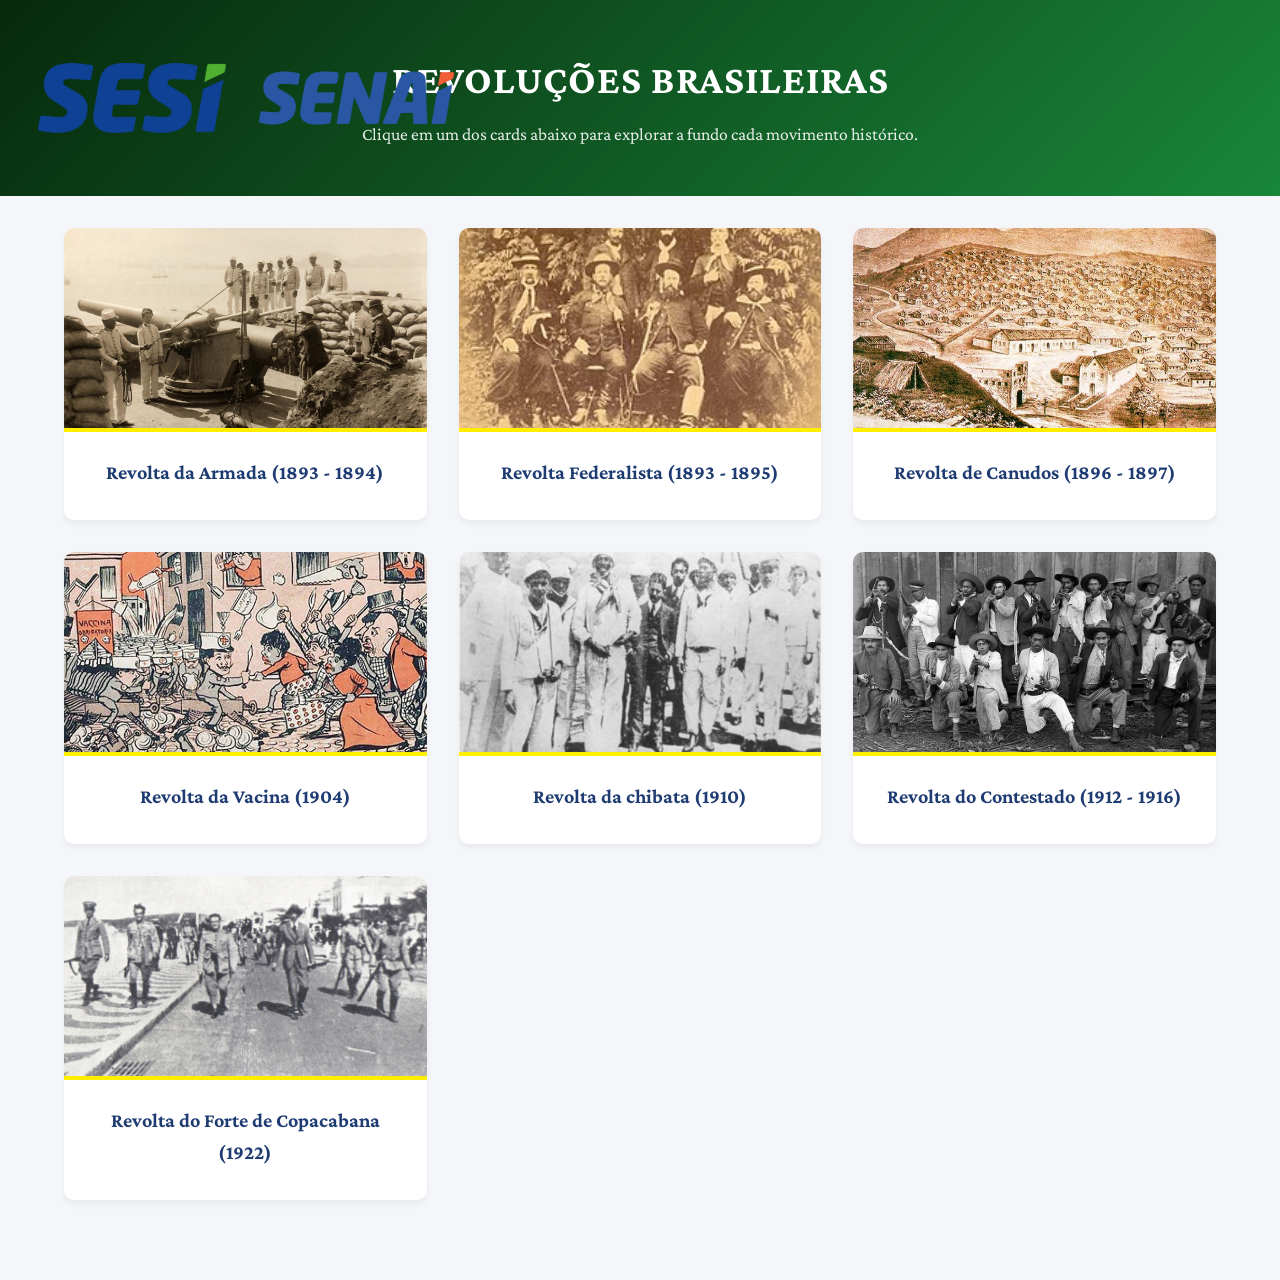
<file: index.html>
<!DOCTYPE html>
<html lang="pt-BR">
<head>
    <meta charset="UTF-8">
    <meta name="viewport" content="width=device-width, initial-scale=1.0">
    <title>Trabalho de História: Revoluções Brasileiras</title>
    <link rel="stylesheet" href="style2.css">
    <link href="https://fonts.googleapis.com/css2?family=UnifrakturMaguntia&family=Playfair+Display:ital,wght@0,400;0,700;0,900;1,400&family=Libre+Baskerville:ital,wght@0,400;0,700;1,400&display=swap" rel="stylesheet">
    <link href="https://fonts.googleapis.com/css2?family=Bodoni+Moda:ital,opsz,wght@0,6..96,400..900;1,6..96,400..900&family=Cormorant+Garamond:ital,wght@0,300..700;1,300..700&family=GFS+Didot&family=Libre+Bodoni:ital,wght@0,400..700;1,400..700&family=Lora:ital,wght@0,400..700;1,400..700&display=swap" rel="stylesheet">
    <link href="https://fonts.googleapis.com/css2?family=Playfair+Display:wght@400;700;900&family=Crimson+Pro:ital,wght@0,300;0,400;0,600;1,400&display=swap" rel="stylesheet" />
</head>
<body>

    <header>
        <!-- ============================================================
             FOTOS DO CABEÇALHO — altere apenas o src= de cada imagem
             ============================================================ -->
        <div class="container-fotos-esquerda">
            <!-- Foto 1: troque o caminho abaixo pelo arquivo desejado -->
            <div class="moldura-foto">
                <img src="fotos/logo 2.jpg" alt="Logo do projeto">
            </div>
            <!-- Foto 2: troque o caminho abaixo pelo arquivo desejado -->
            <div class="moldura-foto">
                <img src="fotos/images.png" alt="Imagem histórica">
            </div>
        </div>
        <!-- ============================================================ -->

        <!-- Títulos do cabeçalho -->
        <div class="header-texto">
            <h1>Revoluções Brasileiras</h1>
            <p>Clique em um dos cards abaixo para explorar a fundo cada movimento histórico.</p>
        </div>
    </header>

    <main class="container">
        <section class="revolucoes-grid">

            <!-- CARD 1 -->
            <a class="card-link" href="index_real.html">
                <article class="revolucao-card">
                    <div class="img-container">
                        <img src="fotos/Revolta armada.jpg" alt="Revolta da Armada">
                    </div>
                    <div class="card-body">
                        <h2>Revolta da Armada (1893 - 1894)</h2>
                    </div>
                </article>
            </a>

            <!-- CARD 2 -->
            <a class="card-link" href="index_real.html">
                <article class="revolucao-card">
                    <div class="img-container">
                        <img src="fotos/Revolta federalista.jpg" alt="Revolta Federalista">
                    </div>
                    <div class="card-body">
                        <h2>Revolta Federalista (1893 - 1895)</h2>
                    </div>
                </article>
            </a>

            <!-- CARD 3 -->
            <a class="card-link" href="index_real.html">
                <article class="revolucao-card">
                    <div class="img-container">
                        <img src="fotos/Canudos.png" alt="Revolta de Canudos">
                    </div>
                    <div class="card-body">
                        <h2>Revolta de Canudos (1896 - 1897)</h2>
                    </div>
                </article>
            </a>

            <!-- CARD 4 -->
            <a class="card-link" href="index_real.html">
                <article class="revolucao-card">
                    <div class="img-container">
                        <img src="fotos/Vacina.png" alt="Revolta da Vacina">
                    </div>
                    <div class="card-body">
                        <h2>Revolta da Vacina (1904)</h2>
                    </div>
                </article>
            </a>

            <!-- CARD 5 -->
            <a class="card-link" href="index_real.html">
                <article class="revolucao-card">
                    <div class="img-container">
                        <img src="fotos/chibatarevolta.jpg" alt="Revolta da Chibata">
                    </div>
                    <div class="card-body">
                        <h2>Revolta da chibata (1910)</h2>
                    </div>
                </article>
            </a>

            <!-- CARD 6 -->
            <a class="card-link" href="index_real.html">
                <article class="revolucao-card">
                    <div class="img-container">
                        <img src="fotos/imagem_materia.png" alt="Revolta do Contestado">
                    </div>
                    <div class="card-body">
                        <h2>Revolta do Contestado (1912 - 1916)</h2>
                    </div>
                </article>
            </a>

            <!-- CARD 7 -->
            <a class="card-link" href="index_real.html">
                <article class="revolucao-card">
                    <div class="img-container">
                        <img src="fotos/Os_18_do_Forte.jpg" alt="Revolta do Forte de Copacabana">
                    </div>
                    <div class="card-body">
                        <h2>Revolta do Forte de Copacabana (1922)</h2>
                    </div>
                </article>
            </a>

        </section>
    </main>

</body>
</html>
</file>
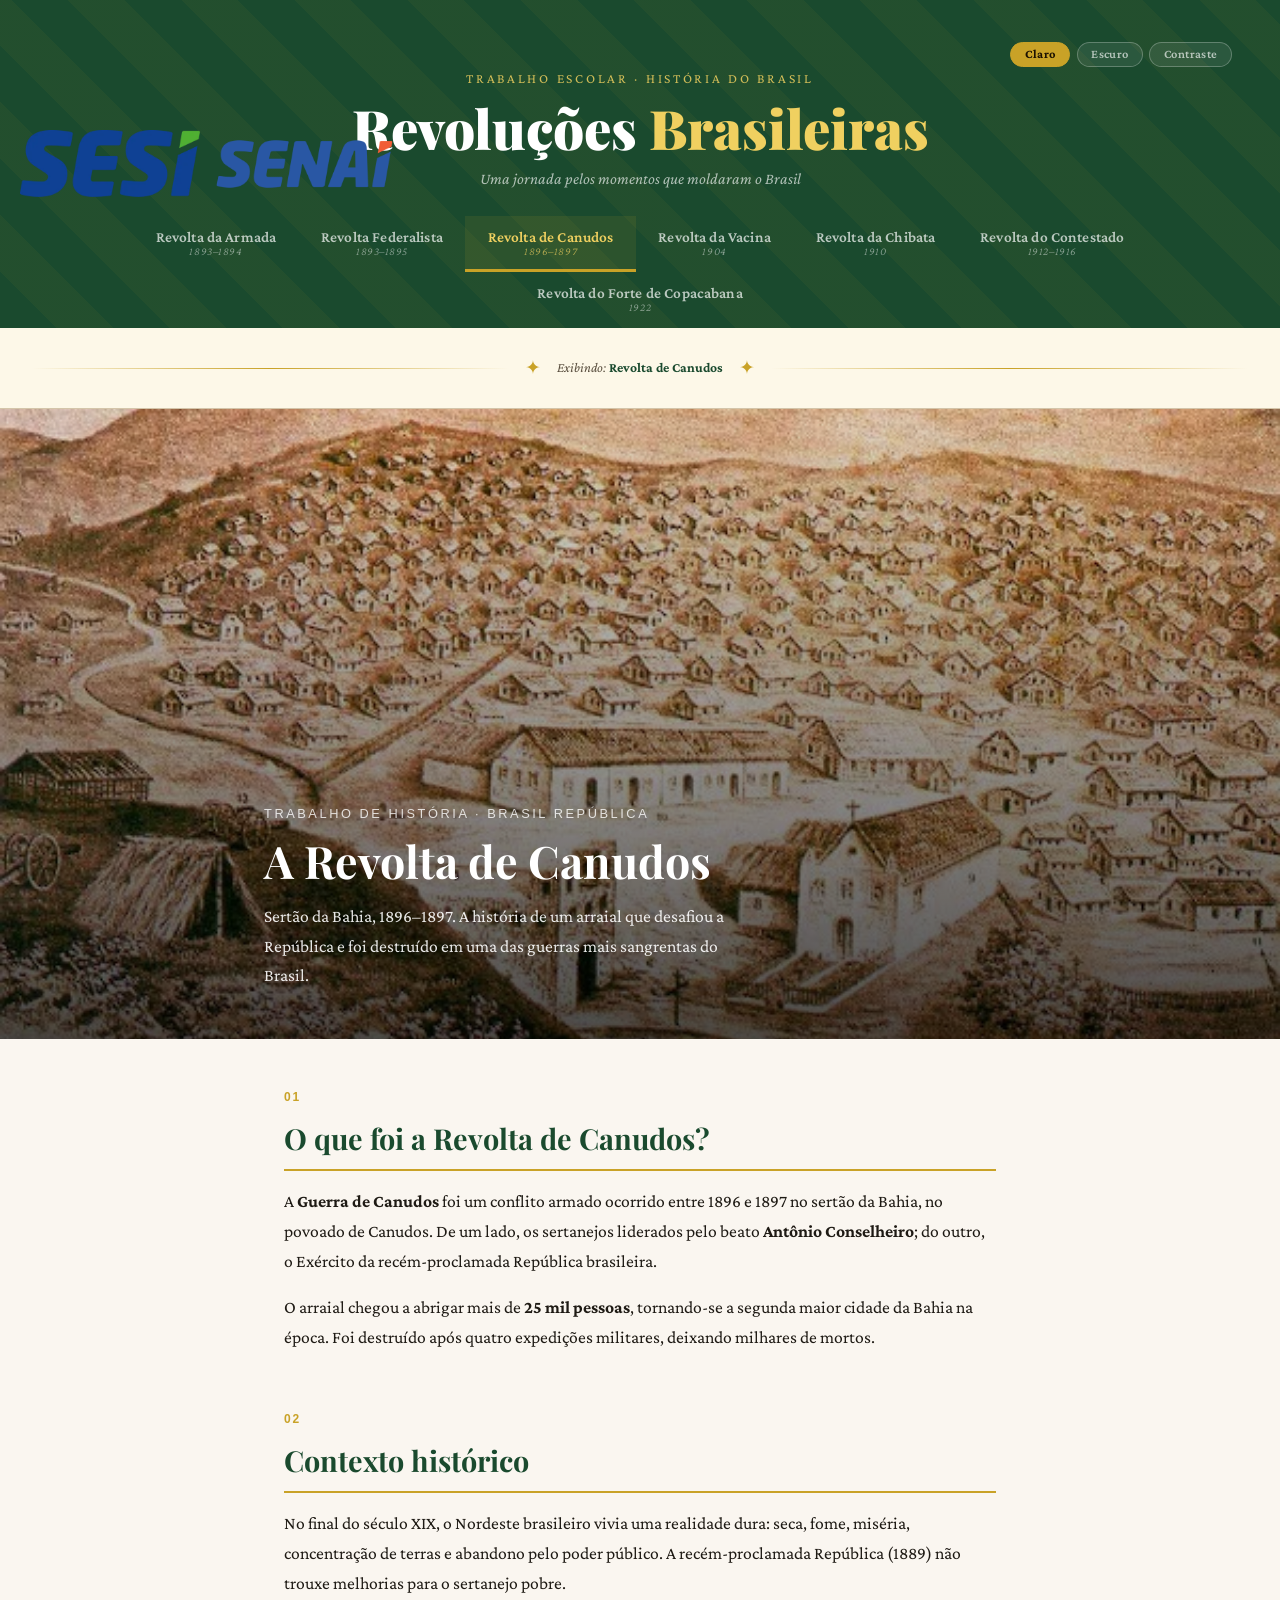
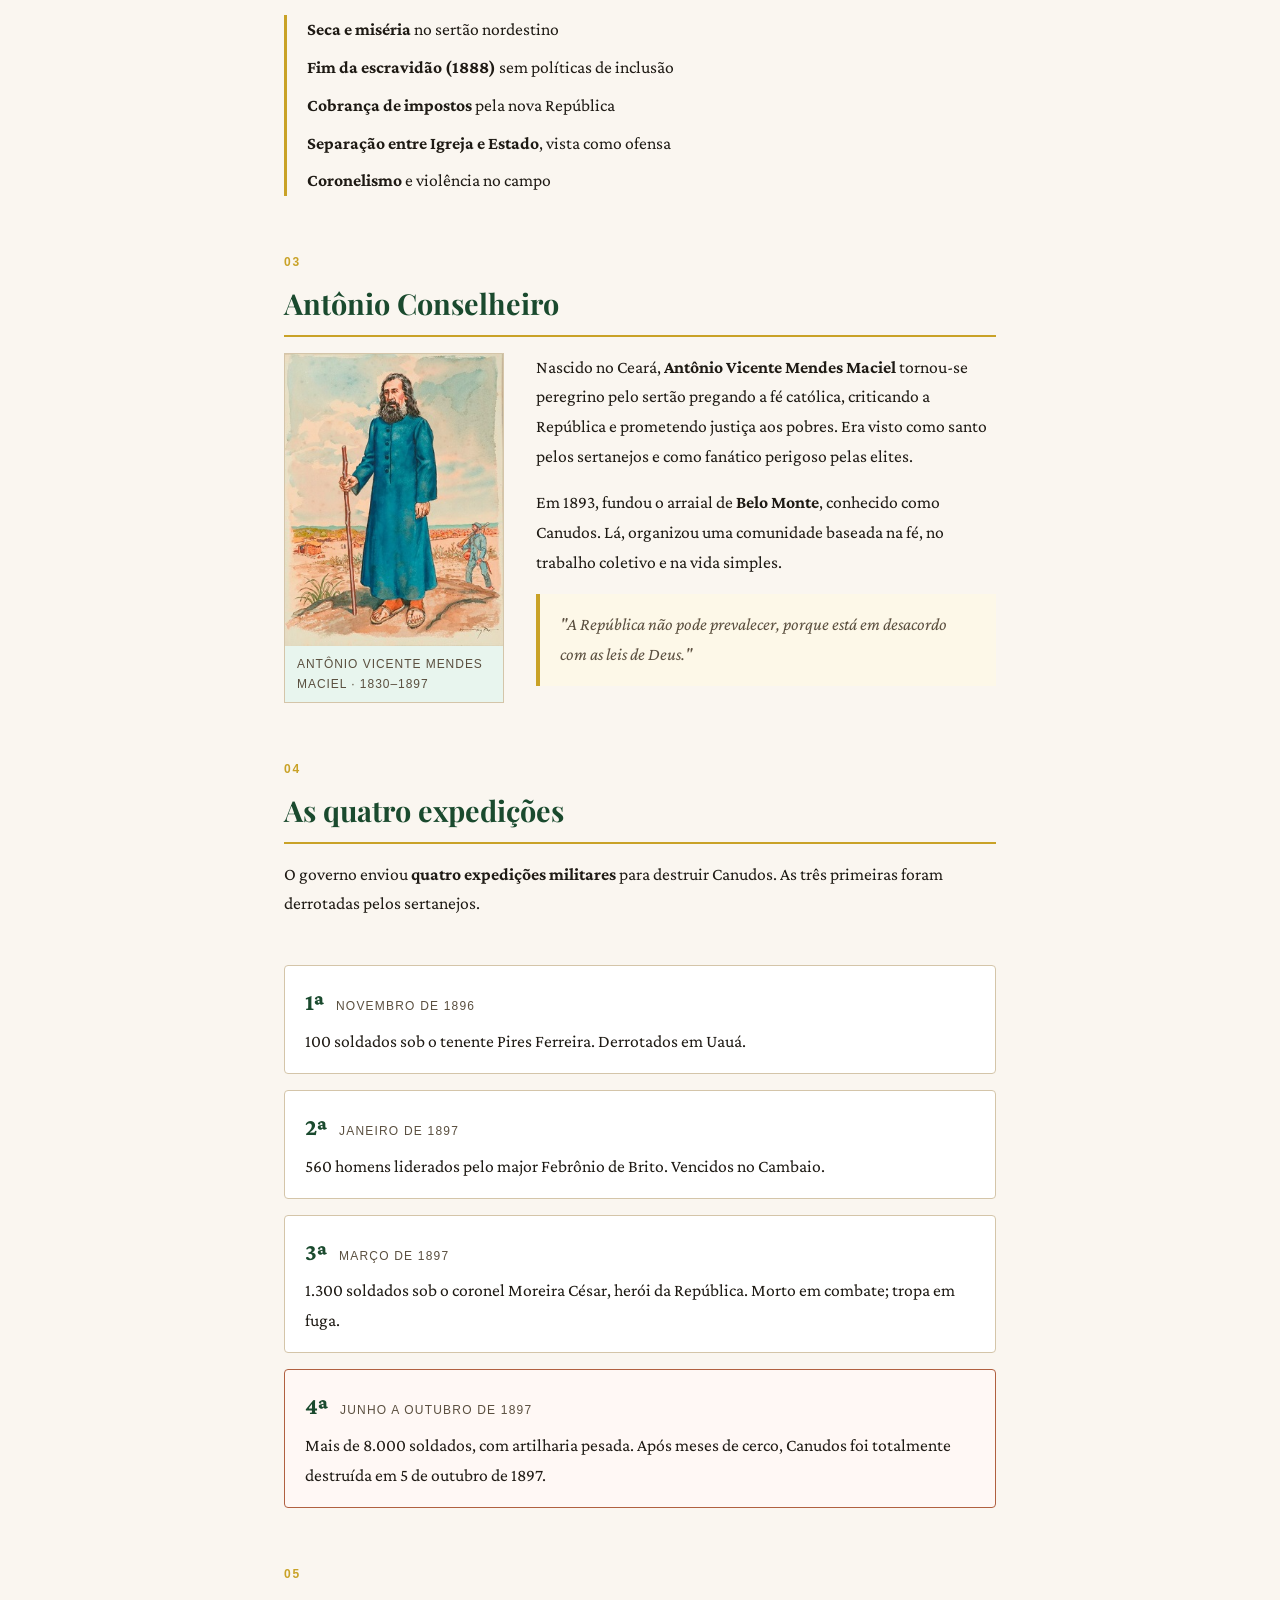
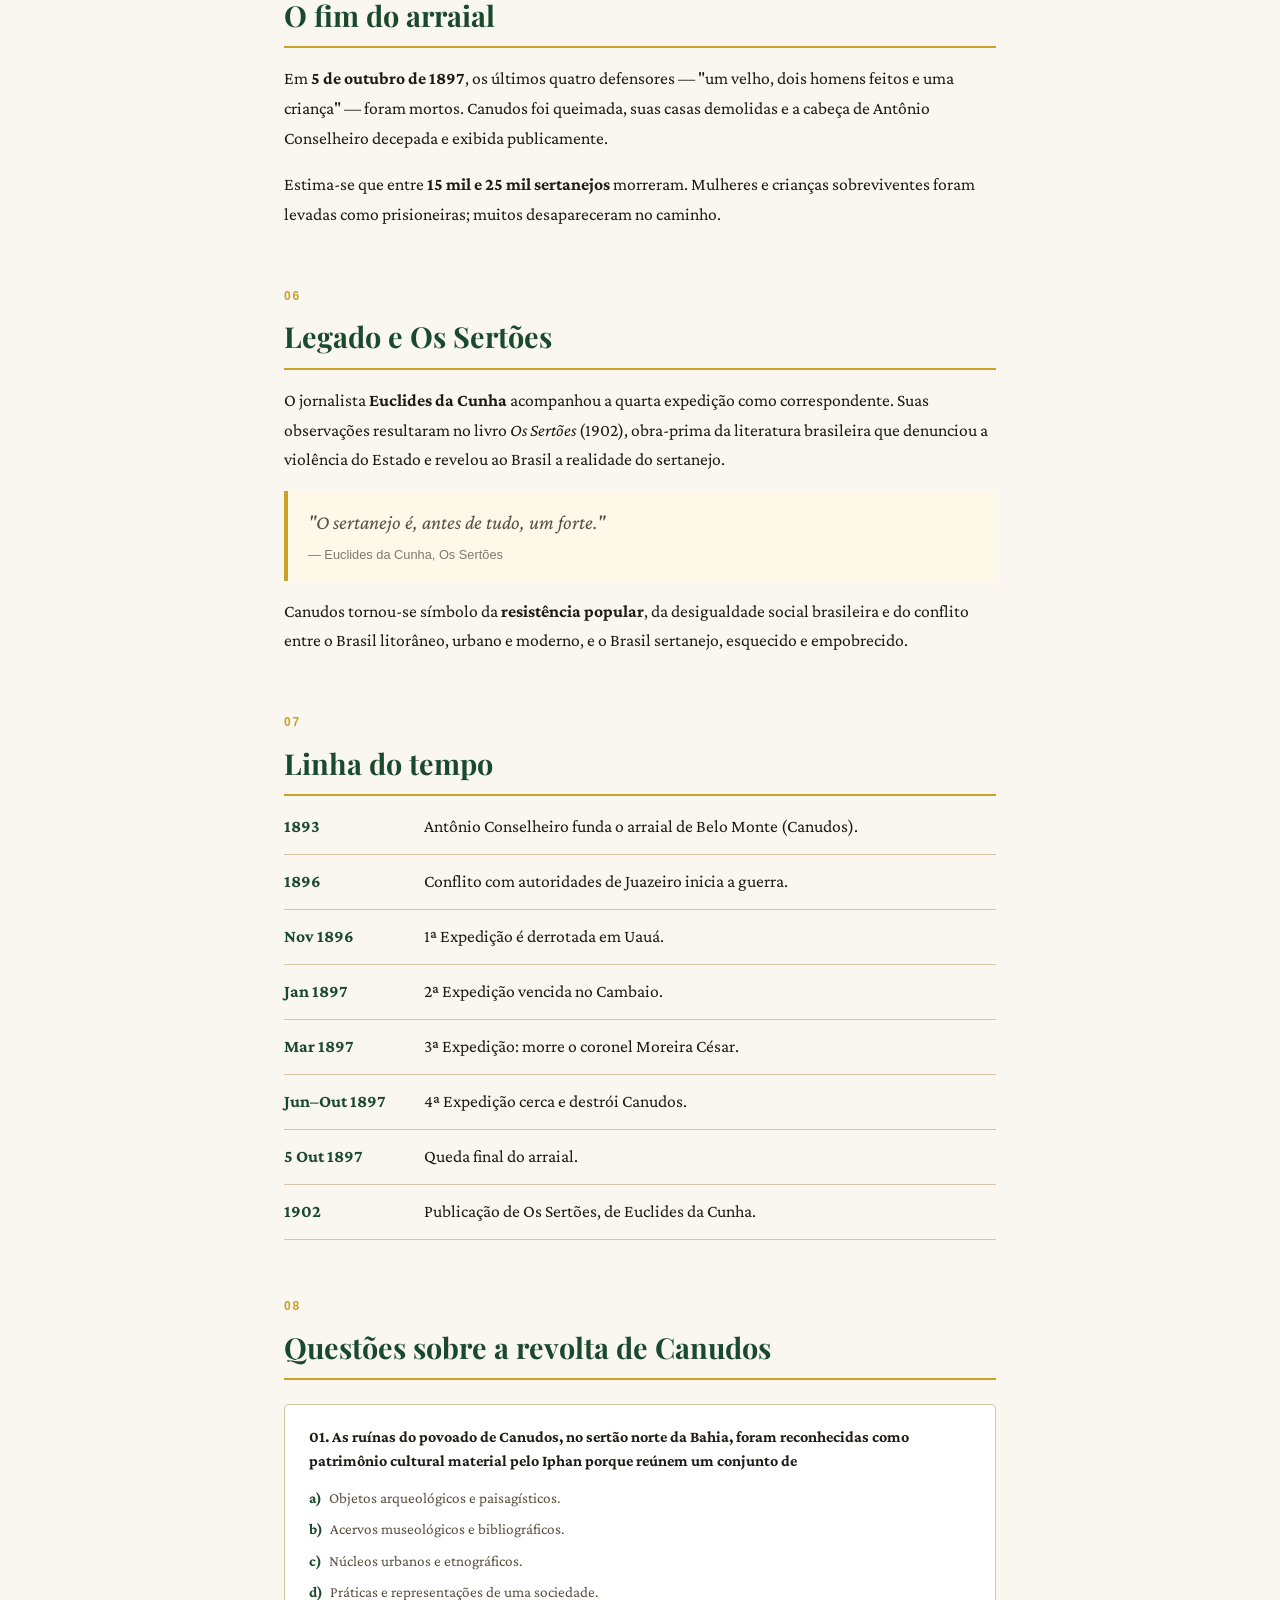
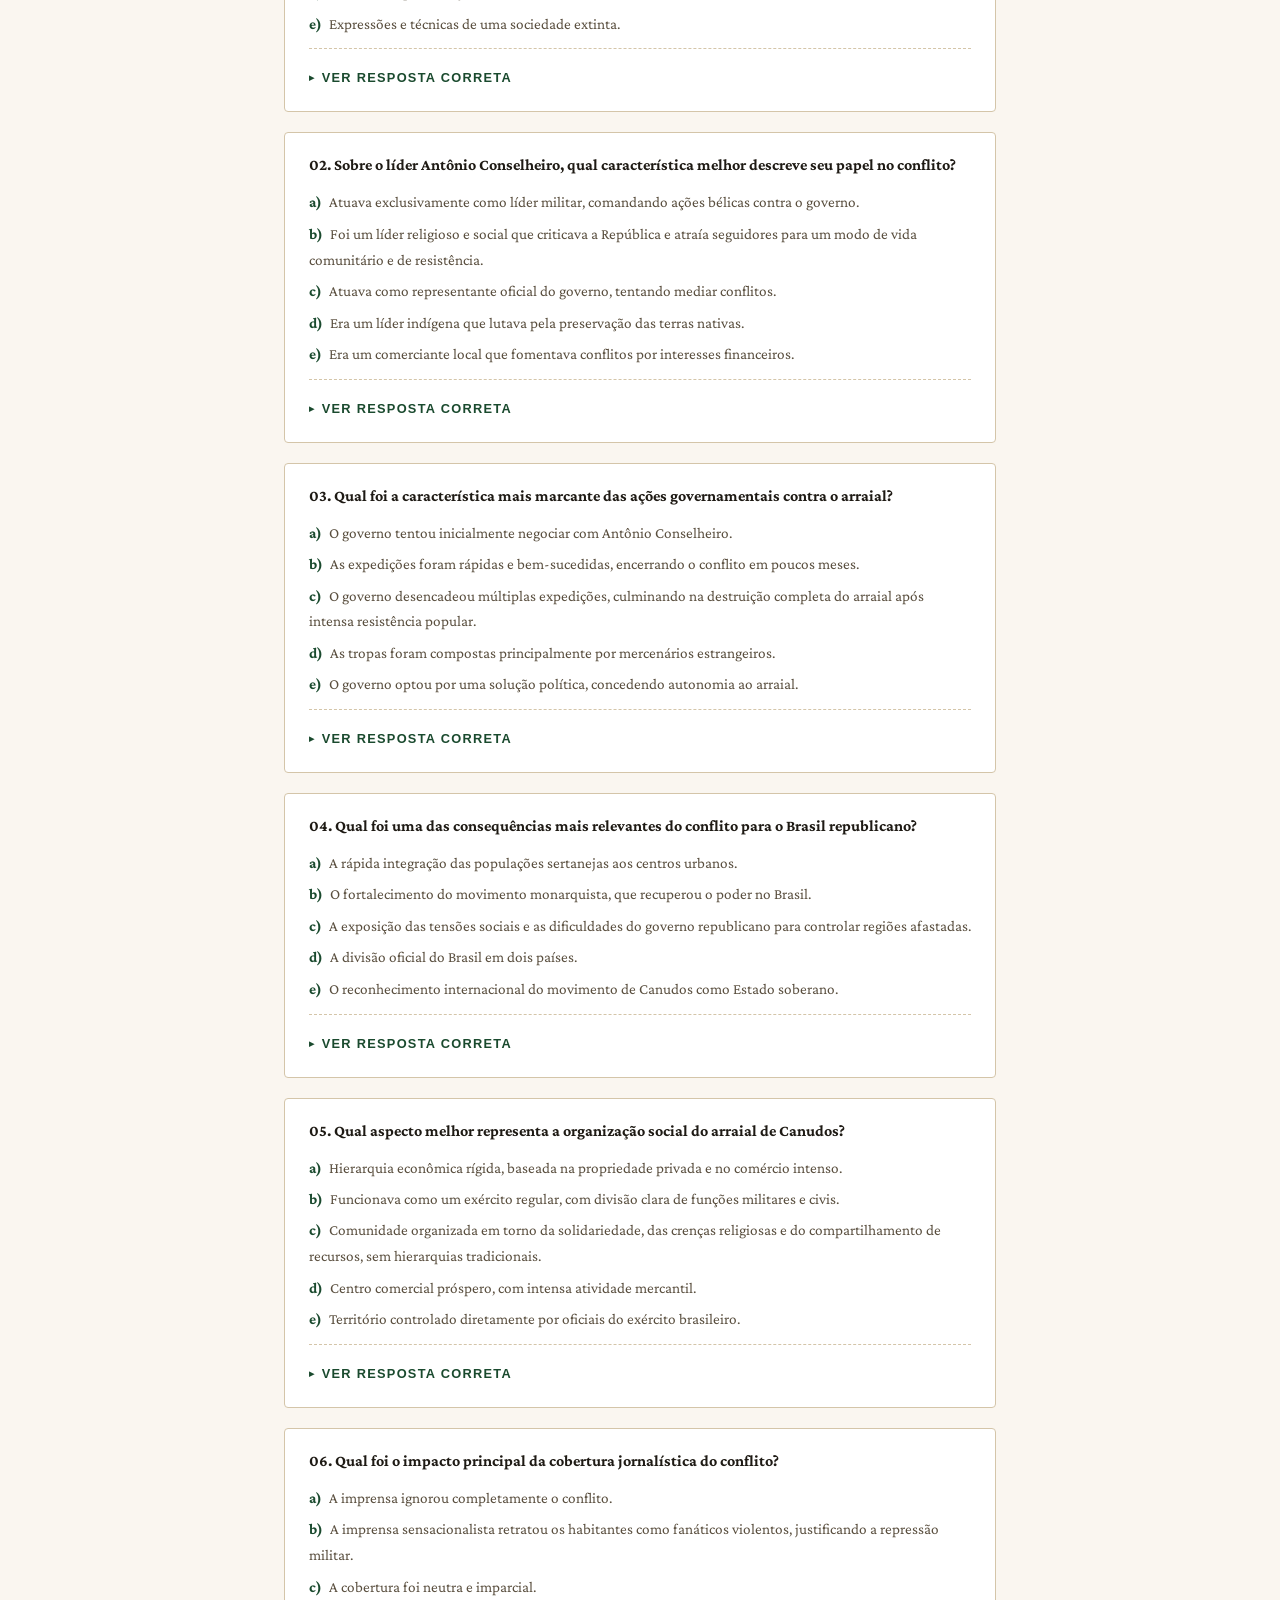
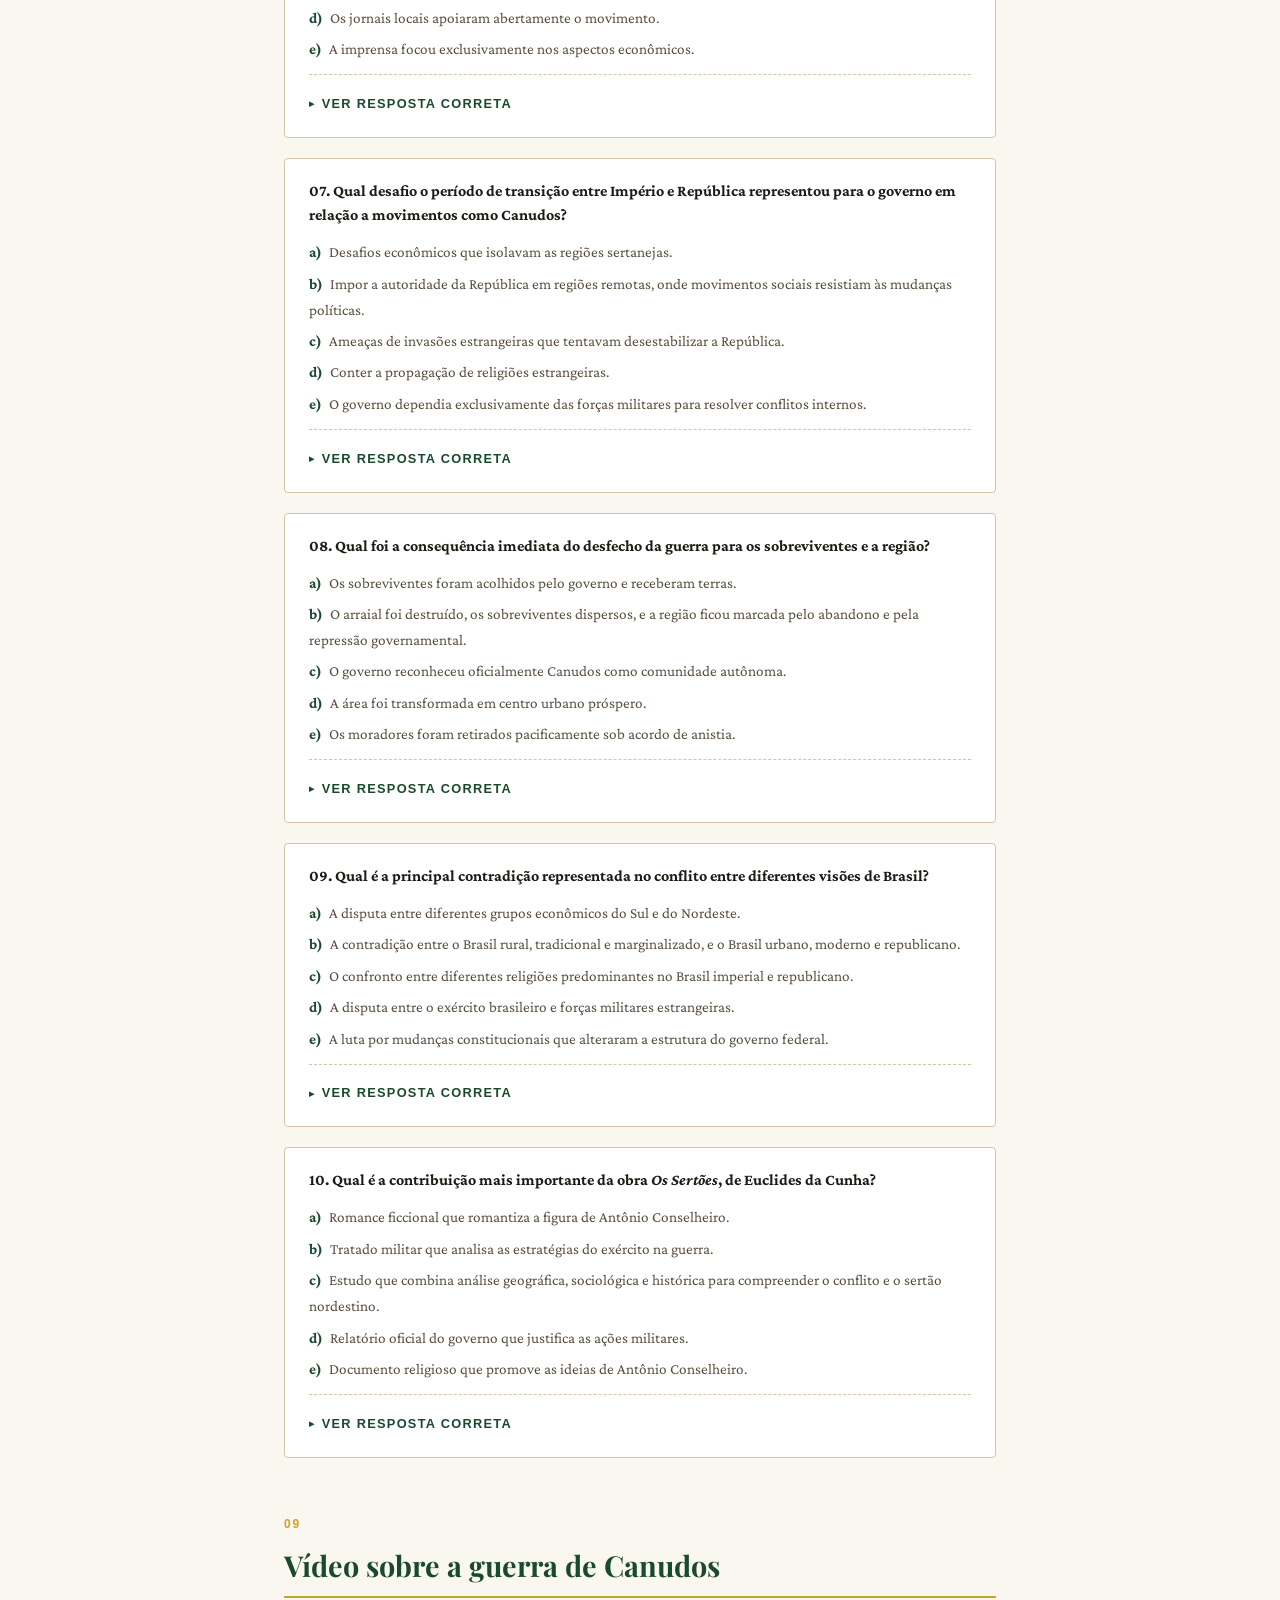
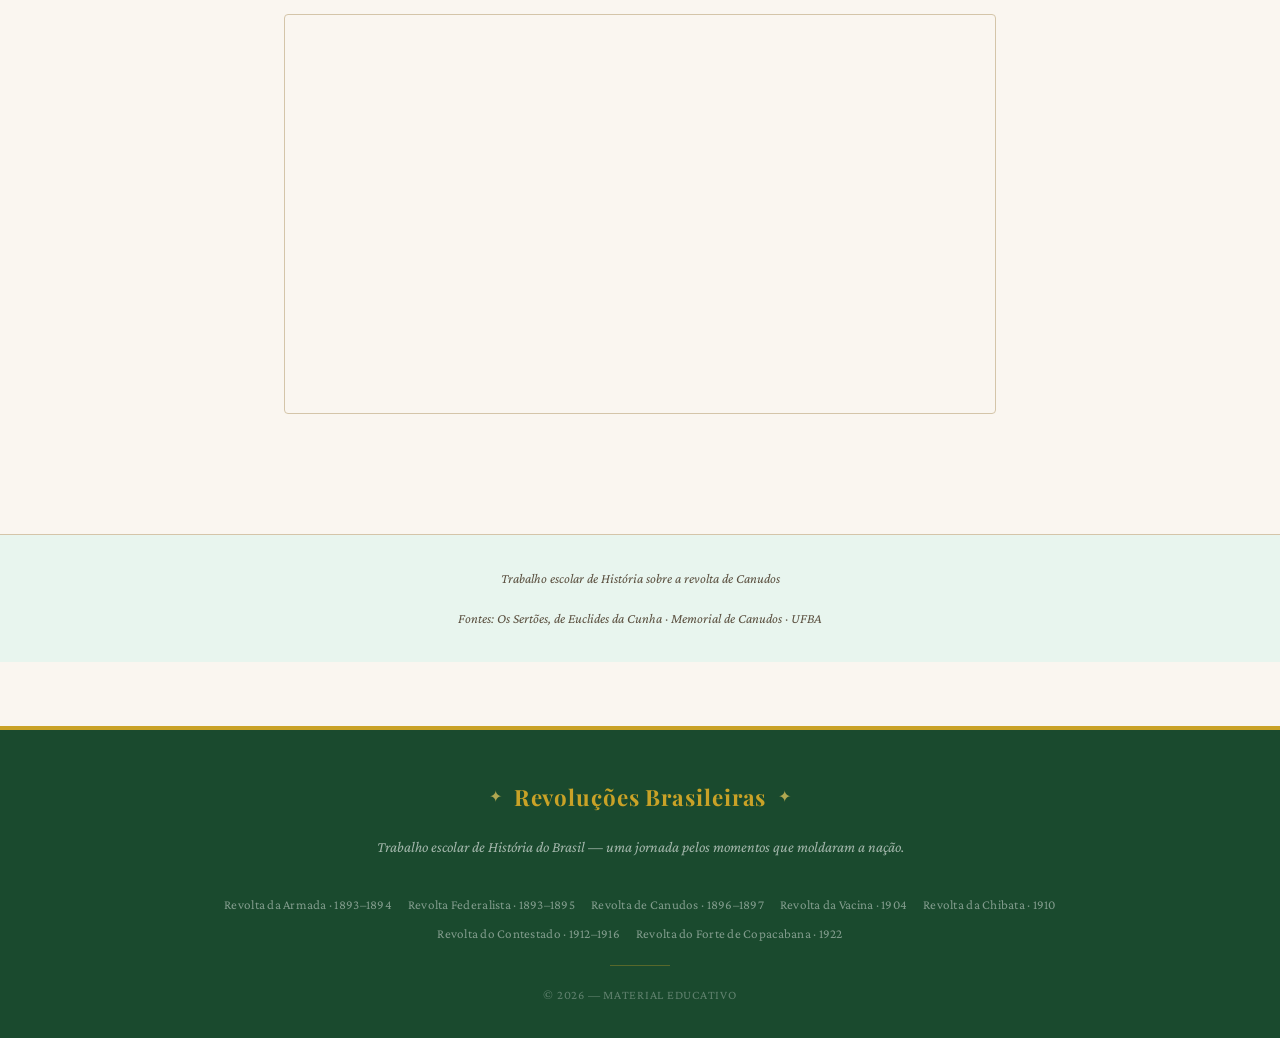
<file: index_real.html>
<!DOCTYPE html>
<html lang="pt-BR">
<head>
  <meta charset="UTF-8" />
  <meta name="viewport" content="width=device-width, initial-scale=1.0" />
  <title>Revoluções Brasileiras — Trabalho Escolar</title>
  <link rel="stylesheet" href="style_real.css">
  <link href="https://fonts.googleapis.com/css2?family=UnifrakturMaguntia&family=Playfair+Display:ital,wght@0,400;0,700;0,900;1,400&family=Libre+Baskerville:ital,wght@0,400;0,700;1,400&display=swap" rel="stylesheet">
  <link href="https://fonts.googleapis.com/css2?family=Bodoni+Moda:ital,opsz,wght@0,6..96,400..900;1,6..96,400..900&family=Cormorant+Garamond:ital,wght@0,300..700;1,300..700&family=GFS+Didot&family=Libre+Bodoni:ital,wght@0,400..700;1,400..700&family=Lora:ital,wght@0,400..700;1,400..700&display=swap" rel="stylesheet">
  <link href="https://fonts.googleapis.com/css2?family=Playfair+Display:wght@400;700;900&family=Crimson+Pro:ital,wght@0,300;0,400;0,600;1,400&display=swap" rel="stylesheet" />
  <script>
    (function() {
      const t = localStorage.getItem('tema') || 'claro';
      document.documentElement.setAttribute('data-tema', t);
    })();
  </script>
</head>
<body>

  <header>
    <div class="tema-toggle-bar">
      <button class="tema-btn" onclick="definirTema('claro')" title="Modo Claro">Claro</button>
      <button class="tema-btn" onclick="definirTema('escuro')" title="Modo Escuro">Escuro</button>
      <button class="tema-btn" onclick="definirTema('contraste')" title="Alto Contraste">Contraste</button>
    </div>

      <!-- ============================================================
           FOTOS DO CABEÇALHO — altere apenas o src= de cada imagem
           ============================================================ -->
      <div class="container-fotos-esquerda">
          <!-- Foto 1: troque o caminho abaixo pelo arquivo desejado -->
          <div class="moldura-foto">
              <img src="fotos/logo 2.jpg" alt="Descrição da Foto 1">
          </div>
          <!-- Foto 2: troque o caminho abaixo pelo arquivo desejado -->
          <div class="moldura-foto">
              <img src="fotos/images.png" alt="Descrição da Foto 2">
          </div>
      </div>
      <!-- ============================================================ -->

    <div class="header-top">
      <p class="header-eyebrow">Trabalho Escolar · História do Brasil</p>
      <h1 class="header-title">Revoluções <span>Brasileiras</span></h1>
      <p class="header-subtitle">Uma jornada pelos momentos que moldaram o Brasil</p>
    </div>

    <nav>
      <button class="tab" onclick="selecionarAba(this, 'Revolta da Armada')">
        Revolta da Armada
        <span class="ano">1893–1894</span>
      </button>
      <button class="tab" onclick="selecionarAba(this, 'Revolta Federalista')">
        Revolta Federalista
        <span class="ano">1893–1895</span>
      </button>
      <button class="tab ativo" onclick="selecionarAba(this, 'Revolta de Canudos')">
        Revolta de Canudos
        <span class="ano">1896–1897</span>
      </button>
      <button class="tab" onclick="selecionarAba(this, 'Revolta da Vacina')">
        Revolta da Vacina
        <span class="ano">1904</span>
      </button>
      <button class="tab" onclick="selecionarAba(this, 'Revolta da Chibata')">
        Revolta da Chibata
        <span class="ano">1910</span>
      </button>
      <button class="tab" onclick="selecionarAba(this, 'Revolta do Contestado')">
        Revolta do Contestado
        <span class="ano">1912–1916</span>
      </button>
      <button class="tab" onclick="selecionarAba(this, 'Revolta do Forte de Copacabana')">
        Revolta do Forte de Copacabana
        <span class="ano">1922</span>
      </button>
    </nav>
  </header>

  <div class="divider">
    <div class="divider-line"></div>
    <span class="divider-icon">✦</span>
    <span class="breadcrumb">Exibindo: <strong id="aba-atual">Revolta de Canudos</strong></span>
    <span class="divider-icon">✦</span>
    <div class="divider-line"></div>
  </div>

  <!-- CONTEÚDO PRINCIPAL — ocupa toda a largura abaixo da barra -->
  <div id="conteudo-externo">

    <div class="Canudostotal">
    <!-- ABA: Revolta de Canudos -->
    <div class="aba-conteudo" data-aba="Revolta de Canudos">
      <section class="hero">
      <img class="hero__img" src="fotos/canudos-hero.jpg" alt="Ilustração do arraial de Canudos" />
      <div class="hero__overlay"></div>
      <div class="hero__content">
        <p class="hero__kicker">Trabalho de História · Brasil República</p>
        <h1 class="hero__title">A Revolta de Canudos</h1>
        <p class="hero__subtitle">Sertão da Bahia, 1896–1897. A história de um arraial que desafiou a República e foi destruído em uma das guerras mais sangrentas do Brasil.</p>
      </div>
    </section>

    <div class="conteudo-inner">

      <!-- 01 -->
      <section class="section">
        <span class="section__num">01</span>
        <h2>O que foi a Revolta de Canudos?</h2>
        <p>A <strong>Guerra de Canudos</strong> foi um conflito armado ocorrido entre 1896 e 1897 no sertão da Bahia, no povoado de Canudos. De um lado, os sertanejos liderados pelo beato <strong>Antônio Conselheiro</strong>; do outro, o Exército da recém-proclamada República brasileira.</p>
        <p>O arraial chegou a abrigar mais de <strong>25 mil pessoas</strong>, tornando-se a segunda maior cidade da Bahia na época. Foi destruído após quatro expedições militares, deixando milhares de mortos.</p>
      </section>

      <!-- 02 -->
      <section class="section">
        <span class="section__num">02</span>
        <h2>Contexto histórico</h2>
        <p>No final do século XIX, o Nordeste brasileiro vivia uma realidade dura: seca, fome, miséria, concentração de terras e abandono pelo poder público. A recém-proclamada República (1889) não trouxe melhorias para o sertanejo pobre.</p>
        <ul class="list-accent">
          <li><strong>Seca e miséria</strong> no sertão nordestino</li>
          <li><strong>Fim da escravidão (1888)</strong> sem políticas de inclusão</li>
          <li><strong>Cobrança de impostos</strong> pela nova República</li>
          <li><strong>Separação entre Igreja e Estado</strong>, vista como ofensa</li>
          <li><strong>Coronelismo</strong> e violência no campo</li>
        </ul>
      </section>

      <!-- 03 -->
      <section class="section">
        <span class="section__num">03</span>
        <h2>Antônio Conselheiro</h2>
        <div class="conselheiro">
          <figure class="conselheiro__figure">
            <img src="fotos/conselheiro.jpg" alt="Retrato de Antônio Conselheiro" loading="lazy" />
            <figcaption class="conselheiro__caption">Antônio Vicente Mendes Maciel · 1830–1897</figcaption>
          </figure>
          <div>
            <p>Nascido no Ceará, <strong>Antônio Vicente Mendes Maciel</strong> tornou-se peregrino pelo sertão pregando a fé católica, criticando a República e prometendo justiça aos pobres. Era visto como santo pelos sertanejos e como fanático perigoso pelas elites.</p>
            <p>Em 1893, fundou o arraial de <strong>Belo Monte</strong>, conhecido como Canudos. Lá, organizou uma comunidade baseada na fé, no trabalho coletivo e na vida simples.</p>
            <blockquote class="quote">"A República não pode prevalecer, porque está em desacordo com as leis de Deus."</blockquote>
          </div>
        </div>
      </section>

      <!-- 04 -->
      <section class="section">
        <span class="section__num">04</span>
        <h2>As quatro expedições</h2>
        <p>O governo enviou <strong>quatro expedições militares</strong> para destruir Canudos. As três primeiras foram derrotadas pelos sertanejos.</p>
        <br />
        <div class="expeditions">
          <div class="expedition">
            <div class="expedition__head">
              <span class="expedition__num">1ª</span>
              <span class="expedition__date">Novembro de 1896</span>
            </div>
            <p class="expedition__text">100 soldados sob o tenente Pires Ferreira. Derrotados em Uauá.</p>
          </div>
          <div class="expedition">
            <div class="expedition__head">
              <span class="expedition__num">2ª</span>
              <span class="expedition__date">Janeiro de 1897</span>
            </div>
            <p class="expedition__text">560 homens liderados pelo major Febrônio de Brito. Vencidos no Cambaio.</p>
          </div>
          <div class="expedition">
            <div class="expedition__head">
              <span class="expedition__num">3ª</span>
              <span class="expedition__date">Março de 1897</span>
            </div>
            <p class="expedition__text">1.300 soldados sob o coronel Moreira César, herói da República. Morto em combate; tropa em fuga.</p>
          </div>
          <div class="expedition expedition--final">
            <div class="expedition__head">
              <span class="expedition__num">4ª</span>
              <span class="expedition__date">Junho a Outubro de 1897</span>
            </div>
            <p class="expedition__text">Mais de 8.000 soldados, com artilharia pesada. Após meses de cerco, Canudos foi totalmente destruída em 5 de outubro de 1897.</p>
          </div>
        </div>
      </section>

      <!-- 05 -->
      <section class="section">
        <span class="section__num">05</span>
        <h2>O fim do arraial</h2>
        <p>Em <strong>5 de outubro de 1897</strong>, os últimos quatro defensores — "um velho, dois homens feitos e uma criança" — foram mortos. Canudos foi queimada, suas casas demolidas e a cabeça de Antônio Conselheiro decepada e exibida publicamente.</p>
        <p>Estima-se que entre <strong>15 mil e 25 mil sertanejos</strong> morreram. Mulheres e crianças sobreviventes foram levadas como prisioneiras; muitos desapareceram no caminho.</p>
      </section>

      <!-- 06 -->
      <section class="section">
        <span class="section__num">06</span>
        <h2>Legado e Os Sertões</h2>
        <p>O jornalista <strong>Euclides da Cunha</strong> acompanhou a quarta expedição como correspondente. Suas observações resultaram no livro <em>Os Sertões</em> (1902), obra-prima da literatura brasileira que denunciou a violência do Estado e revelou ao Brasil a realidade do sertanejo.</p>
        <blockquote class="quote quote--lg">
          "O sertanejo é, antes de tudo, um forte."
          <span class="quote__author">— Euclides da Cunha, Os Sertões</span>
        </blockquote>
        <p>Canudos tornou-se símbolo da <strong>resistência popular</strong>, da desigualdade social brasileira e do conflito entre o Brasil litorâneo, urbano e moderno, e o Brasil sertanejo, esquecido e empobrecido.</p>
      </section>

      <!-- 07 -->
      <section class="section">
        <span class="section__num">07</span>
        <h2>Linha do tempo</h2>
        <ol class="timeline">
          <li><span class="timeline__date">1893</span><span class="timeline__event">Antônio Conselheiro funda o arraial de Belo Monte (Canudos).</span></li>
          <li><span class="timeline__date">1896</span><span class="timeline__event">Conflito com autoridades de Juazeiro inicia a guerra.</span></li>
          <li><span class="timeline__date">Nov 1896</span><span class="timeline__event">1ª Expedição é derrotada em Uauá.</span></li>
          <li><span class="timeline__date">Jan 1897</span><span class="timeline__event">2ª Expedição vencida no Cambaio.</span></li>
          <li><span class="timeline__date">Mar 1897</span><span class="timeline__event">3ª Expedição: morre o coronel Moreira César.</span></li>
          <li><span class="timeline__date">Jun–Out 1897</span><span class="timeline__event">4ª Expedição cerca e destrói Canudos.</span></li>
          <li><span class="timeline__date">5 Out 1897</span><span class="timeline__event">Queda final do arraial.</span></li>
          <li><span class="timeline__date">1902</span><span class="timeline__event">Publicação de Os Sertões, de Euclides da Cunha.</span></li>
        </ol>
      </section>

      <!-- QUESTIONÁRIO -->
      <section class="section">
        <span class="section__num">08</span>
        <h2>Questões sobre a revolta de Canudos</h2>

        <ol class="quiz__list">
          <li class="quiz__item">
            <h3 class="quiz__q">01. As ruínas do povoado de Canudos, no sertão norte da Bahia, foram reconhecidas como patrimônio cultural material pelo Iphan porque reúnem um conjunto de</h3>
            <ul class="quiz__opts">
              <li><strong>a)</strong> Objetos arqueológicos e paisagísticos.</li>
              <li><strong>b)</strong> Acervos museológicos e bibliográficos.</li>
              <li><strong>c)</strong> Núcleos urbanos e etnográficos.</li>
              <li><strong>d)</strong> Práticas e representações de uma sociedade.</li>
              <li><strong>e)</strong> Expressões e técnicas de uma sociedade extinta.</li>
            </ul>
            <details class="quiz__answer"><summary>Ver resposta correta</summary>
              <p><strong>Letra A.</strong> Objetos arqueológicos e paisagísticos.</p>
            </details>
          </li>

          <li class="quiz__item">
            <h3 class="quiz__q">02. Sobre o líder Antônio Conselheiro, qual característica melhor descreve seu papel no conflito?</h3>
            <ul class="quiz__opts">
              <li><strong>a)</strong> Atuava exclusivamente como líder militar, comandando ações bélicas contra o governo.</li>
              <li><strong>b)</strong> Foi um líder religioso e social que criticava a República e atraía seguidores para um modo de vida comunitário e de resistência.</li>
              <li><strong>c)</strong> Atuava como representante oficial do governo, tentando mediar conflitos.</li>
              <li><strong>d)</strong> Era um líder indígena que lutava pela preservação das terras nativas.</li>
              <li><strong>e)</strong> Era um comerciante local que fomentava conflitos por interesses financeiros.</li>
            </ul>
            <details class="quiz__answer"><summary>Ver resposta correta</summary>
              <p><strong>Letra B.</strong> Antônio Conselheiro era considerado um líder religioso e social, reunindo milhares de seguidores pelo sertão do Nordeste.</p>
            </details>
          </li>

          <li class="quiz__item">
            <h3 class="quiz__q">03. Qual foi a característica mais marcante das ações governamentais contra o arraial?</h3>
            <ul class="quiz__opts">
              <li><strong>a)</strong> O governo tentou inicialmente negociar com Antônio Conselheiro.</li>
              <li><strong>b)</strong> As expedições foram rápidas e bem-sucedidas, encerrando o conflito em poucos meses.</li>
              <li><strong>c)</strong> O governo desencadeou múltiplas expedições, culminando na destruição completa do arraial após intensa resistência popular.</li>
              <li><strong>d)</strong> As tropas foram compostas principalmente por mercenários estrangeiros.</li>
              <li><strong>e)</strong> O governo optou por uma solução política, concedendo autonomia ao arraial.</li>
            </ul>
            <details class="quiz__answer"><summary>Ver resposta correta</summary>
              <p><strong>Letra C.</strong> O governo realizou várias expedições militares; nas primeiras foi derrotado e, na última, reagiu de forma extremamente violenta, destruindo Canudos.</p>
            </details>
          </li>

          <li class="quiz__item">
            <h3 class="quiz__q">04. Qual foi uma das consequências mais relevantes do conflito para o Brasil republicano?</h3>
            <ul class="quiz__opts">
              <li><strong>a)</strong> A rápida integração das populações sertanejas aos centros urbanos.</li>
              <li><strong>b)</strong> O fortalecimento do movimento monarquista, que recuperou o poder no Brasil.</li>
              <li><strong>c)</strong> A exposição das tensões sociais e as dificuldades do governo republicano para controlar regiões afastadas.</li>
              <li><strong>d)</strong> A divisão oficial do Brasil em dois países.</li>
              <li><strong>e)</strong> O reconhecimento internacional do movimento de Canudos como Estado soberano.</li>
            </ul>
            <details class="quiz__answer"><summary>Ver resposta correta</summary>
              <p><strong>Letra C.</strong> A Guerra de Canudos tornou-se símbolo do problema do governo republicano em controlar áreas remotas e da forma como reagia a movimentos sociais.</p>
            </details>
          </li>

          <li class="quiz__item">
            <h3 class="quiz__q">05. Qual aspecto melhor representa a organização social do arraial de Canudos?</h3>
            <ul class="quiz__opts">
              <li><strong>a)</strong> Hierarquia econômica rígida, baseada na propriedade privada e no comércio intenso.</li>
              <li><strong>b)</strong> Funcionava como um exército regular, com divisão clara de funções militares e civis.</li>
              <li><strong>c)</strong> Comunidade organizada em torno da solidariedade, das crenças religiosas e do compartilhamento de recursos, sem hierarquias tradicionais.</li>
              <li><strong>d)</strong> Centro comercial próspero, com intensa atividade mercantil.</li>
              <li><strong>e)</strong> Território controlado diretamente por oficiais do exército brasileiro.</li>
            </ul>
            <details class="quiz__answer"><summary>Ver resposta correta</summary>
              <p><strong>Letra C.</strong> Canudos apresentava um modo de vida baseado em compartilhamento e respeito — algo oposto ao governo republicano.</p>
            </details>
          </li>

          <li class="quiz__item">
            <h3 class="quiz__q">06. Qual foi o impacto principal da cobertura jornalística do conflito?</h3>
            <ul class="quiz__opts">
              <li><strong>a)</strong> A imprensa ignorou completamente o conflito.</li>
              <li><strong>b)</strong> A imprensa sensacionalista retratou os habitantes como fanáticos violentos, justificando a repressão militar.</li>
              <li><strong>c)</strong> A cobertura foi neutra e imparcial.</li>
              <li><strong>d)</strong> Os jornais locais apoiaram abertamente o movimento.</li>
              <li><strong>e)</strong> A imprensa focou exclusivamente nos aspectos econômicos.</li>
            </ul>
            <details class="quiz__answer"><summary>Ver resposta correta</summary>
              <p><strong>Letra B.</strong> A imprensa relatou o conflito de forma distorcida, retratando a comunidade como fanática. Isso legitimou as ações militares do governo.</p>
            </details>
          </li>

          <li class="quiz__item">
            <h3 class="quiz__q">07. Qual desafio o período de transição entre Império e República representou para o governo em relação a movimentos como Canudos?</h3>
            <ul class="quiz__opts">
              <li><strong>a)</strong> Desafios econômicos que isolavam as regiões sertanejas.</li>
              <li><strong>b)</strong> Impor a autoridade da República em regiões remotas, onde movimentos sociais resistiam às mudanças políticas.</li>
              <li><strong>c)</strong> Ameaças de invasões estrangeiras que tentavam desestabilizar a República.</li>
              <li><strong>d)</strong> Conter a propagação de religiões estrangeiras.</li>
              <li><strong>e)</strong> O governo dependia exclusivamente das forças militares para resolver conflitos internos.</li>
            </ul>
            <details class="quiz__answer"><summary>Ver resposta correta</summary>
              <p><strong>Letra B.</strong> Canudos é exemplo de movimento social diante do qual o governo enfrentava o desafio de impor sua autoridade em regiões remotas.</p>
            </details>
          </li>

          <li class="quiz__item">
            <h3 class="quiz__q">08. Qual foi a consequência imediata do desfecho da guerra para os sobreviventes e a região?</h3>
            <ul class="quiz__opts">
              <li><strong>a)</strong> Os sobreviventes foram acolhidos pelo governo e receberam terras.</li>
              <li><strong>b)</strong> O arraial foi destruído, os sobreviventes dispersos, e a região ficou marcada pelo abandono e pela repressão governamental.</li>
              <li><strong>c)</strong> O governo reconheceu oficialmente Canudos como comunidade autônoma.</li>
              <li><strong>d)</strong> A área foi transformada em centro urbano próspero.</li>
              <li><strong>e)</strong> Os moradores foram retirados pacificamente sob acordo de anistia.</li>
            </ul>
            <details class="quiz__answer"><summary>Ver resposta correta</summary>
              <p><strong>Letra B.</strong> Os poucos sobreviventes foram tratados como prisioneiros de guerra. A região ficou devastada, abandonada e reprimida.</p>
            </details>
          </li>

          <li class="quiz__item">
            <h3 class="quiz__q">09. Qual é a principal contradição representada no conflito entre diferentes visões de Brasil?</h3>
            <ul class="quiz__opts">
              <li><strong>a)</strong> A disputa entre diferentes grupos econômicos do Sul e do Nordeste.</li>
              <li><strong>b)</strong> A contradição entre o Brasil rural, tradicional e marginalizado, e o Brasil urbano, moderno e republicano.</li>
              <li><strong>c)</strong> O confronto entre diferentes religiões predominantes no Brasil imperial e republicano.</li>
              <li><strong>d)</strong> A disputa entre o exército brasileiro e forças militares estrangeiras.</li>
              <li><strong>e)</strong> A luta por mudanças constitucionais que alteraram a estrutura do governo federal.</li>
            </ul>
            <details class="quiz__answer"><summary>Ver resposta correta</summary>
              <p><strong>Letra B.</strong> A Guerra de Canudos simboliza o choque entre um Brasil rural e marginalizado e um Brasil urbano e moderno — evidenciando tensões sociais profundas desse período.</p>
            </details>
          </li>

          <li class="quiz__item">
            <h3 class="quiz__q">10. Qual é a contribuição mais importante da obra <em>Os Sertões</em>, de Euclides da Cunha?</h3>
            <ul class="quiz__opts">
              <li><strong>a)</strong> Romance ficcional que romantiza a figura de Antônio Conselheiro.</li>
              <li><strong>b)</strong> Tratado militar que analisa as estratégias do exército na guerra.</li>
              <li><strong>c)</strong> Estudo que combina análise geográfica, sociológica e histórica para compreender o conflito e o sertão nordestino.</li>
              <li><strong>d)</strong> Relatório oficial do governo que justifica as ações militares.</li>
              <li><strong>e)</strong> Documento religioso que promove as ideias de Antônio Conselheiro.</li>
            </ul>
            <details class="quiz__answer"><summary>Ver resposta correta</summary>
              <p><strong>Letra C.</strong> <em>Os Sertões</em> combina análise geográfica, sociológica e histórica. Não é romance — retrata os fatos com rigor científico e narrativo.</p>
            </details>
          </li>
        </ol>
      </section>

      <!-- VÍDEO -->
      <section class="section">
        <span class="section__num">09</span>
        <h2>Vídeo sobre a guerra de Canudos</h2>
        <div class="video">
          <iframe
            src="https://www.youtube.com/embed/cGf8mjff6ss"
            title="A Guerra de Canudos"
            allow="accelerometer; autoplay; clipboard-write; encrypted-media; gyroscope; picture-in-picture; web-share"
            allowfullscreen
            loading="lazy"
          ></iframe>
        </div>
      </section>

    </div><!-- /.conteudo-inner -->

    <footer class="footer">
      <div class="footer__inner">
        <p>Trabalho escolar de História sobre a revolta de Canudos</p>
        <p>Fontes: <em>Os Sertões</em>, de Euclides da Cunha · Memorial de Canudos · UFBA</p>
      </div>
    </footer>

    </div><!-- /.aba-conteudo Revolta de Canudos -->

    </div>

    <div class="Copacabanatotal">
    <!-- ABA: Revolta do Forte de Copacabana -->
    <div class="aba-conteudo" data-aba="Revolta do Forte de Copacabana" style="display:none">
      <style>
/* Garantir que o wrapper não vaze estilos */
.forte-nova-aba { all: unset; display: block; box-sizing: border-box; font-family: "Georgia", "Times New Roman", Times, serif; }
      </style>
      <div class="forte-nova-aba">


    <header class="hero">
        <div class="eyebrow">5 de julho de 1922</div>
        <h1>A Revolta do Forte<br>de Copacabana</h1>
        <div class="date">— Os 18 do Forte —</div>
    </header>

    <nav class="main-nav">
        <ul>
            <li><a href="#resumo">Resumo</a></li>
            <li><a href="#questoes">Questões</a></li>
        </ul>
    </nav>

    <main>

        <section id="resumo" class="resumo">
            <h2>Revolta – Forte de Copacabana</h2>

            <!-- MOTIVOS -->
            <h3 class="secao-titulo">Principais motivos da revolta</h3>

            <div class="resumo-bloco">
                <h3>Insatisfação com a República Oligárquica</h3>
                <div class="col-content">
                    <p>
                        Na chamada "República do Café com Leite", o poder político era dominado principalmente pelas
                        oligarquias de São Paulo e Minas Gerais. Muitos jovens oficiais do Exército acreditavam que
                        havia:
                    </p>
                    <ul>
                        <li>Fraudes eleitorais;</li>
                        <li>Corrupção;</li>
                        <li>Favorecimento das elites agrárias;</li>
                        <li>Pouca participação popular na política.</li>
                    </ul>
                    <p>Os tenentes defendiam reformas como:</p>
                    <ul>
                        <li>Voto secreto;</li>
                        <li>Moralização política;</li>
                        <li>Fortalecimento do governo federal;</li>
                        <li>Maior papel do Exército na vida nacional.</li>
                    </ul>
                </div>
            </div>

            <div class="resumo-bloco">
                <h3>Descontentamento dos militares</h3>
                <div class="col-content">
                    <p>Os oficiais de baixa e média patente ("tenentes") sentiam-se desvalorizados pelo governo. Entre
                        as principais reclamações estavam:</p>
                    <ul>
                        <li>Baixos salários;</li>
                        <li>Falta de prestígio;</li>
                        <li>Interferência política nas Forças Armadas;</li>
                        <li>Punições consideradas injustas.</li>
                    </ul>
                </div>
            </div>

            <div class="resumo-bloco">
                <h3>Eleição de Artur Bernardes</h3>
                <div class="col-content">
                    <p>
                        A vitória de Artur Bernardes aumentou a tensão. Parte dos militares era contra sua eleição,
                        acusando-o de representar as oligarquias tradicionais.
                    </p>
                </div>
            </div>

            <!-- ESTOPIM — texto em colunas, imagem abaixo grande -->
            <div class="resumo-bloco">
                <h3>O estopim da revolta</h3>
                <div class="estopim-layout">
                    <div class="estopim-texto">
                        <div class="col-content">
                            <p>
                                O principal estopim foi a divulgação das chamadas <strong>"cartas falsas"</strong>
                                atribuídas a
                                Artur Bernardes. Nessas cartas, publicadas na imprensa, Bernardes teria insultado o
                                Exército e
                                chamado os militares de desordeiros. Embora depois tenham sido consideradas falsas, elas
                                causaram enorme revolta entre os oficiais.
                            </p>
                            <p>Outro fator decisivo foi:</p>
                            <ul>
                                <li>O fechamento do Clube Militar pelo governo;</li>
                                <li>A prisão do marechal Hermes da Fonseca, que apoiava os militares descontentes.</li>
                            </ul>
                            <p>
                                Essas medidas foram vistas como ataques diretos ao Exército e aceleraram a conspiração.
                            </p>
                        </div>
                    </div>
                    <div class="estopim-imagem">
                        <img src="fotos/texto.png" alt="O estopim da revolta"
                            onerror="this.style.display='none'; this.nextElementSibling.style.display='flex'">
                        <div class="estopim-placeholder">Imagem</div>
                    </div>
                </div>
            </div>

            <h3 class="secao-titulo">Principais Personagens da Revolta</h3>

            <div class="personagem-card">
                <div class="personagem-foto">
                    <img src="fotos/antonio.png" alt="Antônio de Siqueira Campos"
                        onerror="this.style.display='none'; this.nextElementSibling.style.display='flex'">
                    <div class="personagem-foto-placeholder" style="display:none;">Foto<br>Siqueira Campos</div>
                </div>
                <div class="personagem-info">
                    <strong>Antônio de Siqueira Campos</strong>
                    Um dos líderes mais importantes da revolta. Foi um dos poucos sobreviventes da marcha final dos "18
                    do Forte".
                </div>
            </div>

            <div class="personagem-card">
                <div class="personagem-foto">
                    <img src="fotos/hermes-fonseca.png" alt="Hermes da Fonseca"
                        onerror="this.style.display='none'; this.nextElementSibling.style.display='flex'">
                    <div class="personagem-foto-placeholder" style="display:none;">Foto<br>Hermes da Fonseca</div>
                </div>
                <div class="personagem-info">
                    <strong>Hermes da Fonseca</strong>
                    Embora não tenha participado diretamente do combate, sua prisão pelo governo ajudou a desencadear a
                    revolta. Ele era uma referência para os militares rebeldes.
                </div>
            </div>

            <div class="personagem-card">
                <div class="personagem-foto">
                    <img src="fotos/euclides.png" alt="Euclides Hermes da Fonseca"
                        onerror="this.style.display='none'; this.nextElementSibling.style.display='flex'">
                    <div class="personagem-foto-placeholder" style="display:none;">Foto<br>Euclides Hermes</div>
                </div>
                <div class="personagem-info">
                    <strong>Euclides Hermes da Fonseca</strong>
                    Comandante do Forte de Copacabana durante o levante e filho do marechal Hermes da Fonseca. Liderou o
                    início da revolta.
                </div>
            </div>

            <!-- FINAL -->
            <h3 class="secao-titulo">Final da revolta</h3>

            <div class="resumo-bloco">
                <div class="col-content">
                    <p>
                        O final da Revolta dos 18 do Forte de Copacabana foi dramático e acabou se tornando um símbolo
                        de
                        resistência militar no Brasil. Depois que o governo cercou o Forte de Copacabana com tropas do
                        Exército, navios de guerra e artilharia, os revoltosos perceberam que não conseguiriam vencer —
                        muitos desistiram ou deixaram o forte ao longo do dia.
                    </p>
                    <p>
                        No fim, apenas <strong>18 homens</strong> decidiram continuar lutando — 17 militares e 1 civil,
                        <strong>Otávio Correia</strong>. Eles rasgaram a bandeira nacional em pequenos pedaços e
                        distribuíram entre si como símbolo de compromisso até a morte. Depois, marcharam pela Avenida
                        Atlântica, em Copacabana, enfrentando centenas de soldados legalistas.
                    </p>
                    <p>
                        Os principais sobreviventes foram <strong>Siqueira Campos</strong> e <strong>Eduardo
                            Gomes</strong>;
                        quase todos os demais morreram no tiroteio perto da atual altura da Rua Barroso.
                    </p>
                    <p>
                        A marcha dos revoltosos virou um dos episódios mais famosos do movimento tenentista porque
                        representava a ideia de luta contra a corrupção eleitoral e o domínio político das oligarquias
                        da
                        República Velha.
                    </p>
                </div>
            </div>
        </section>

        <section id="incidencia">
            <h2 class="titulo-incidencia">Vídeo sobre a revolta dos 18</h2>
            <div class="espaco-video">
                <div style="left: 0; width: 100%; height: 0; position: relative; padding-bottom: 56.25%;"><iframe
                        src="https://drive.google.com/file/d/1IjQBf9rPVOeWn5IZ7NWWKNTjZOjV5oLR/preview"
                        style="top: 0; left: 0; width: 100%; height: 100%; position: absolute; border: 0;"
                        allowfullscreen scrolling="no" allow="encrypted-media *;"></iframe></div>
            </div>
        </section>

        <section class="incidencia">
            <h2 class="titulo-incidencia">Incidência das Questões no ENEM</h2>
            <p class="subtitulo-incidencia">
                Veja, na imagem abaixo, a frequência com que o tema da Revolta do Forte de Copacabana e do
                Tenentismo aparece nas provas do ENEM.
            </p>
            <div class="imagens-incidencia">
                <div class="espaco-imagem">
                    <img src="fotos/image.png" alt="grafico">
                </div>
                <div class="espaco-imagem">
                    <img src="fotos/image2.png" alt="grafico">
                </div>
            </div>
        </section>

        <section id="questoes">
            <h2>Questões de vestibular sobre a Revolta</h2>

            <div class="questao">
                <span class="tag">ENEM Digital 2020</span>
                <p class="enunciado">
                    (ENEM) O tenentismo veio preencher um espaço: o vazio deixado pela falta de lideranças civis aptas a
                    conduzirem o processo revolucionário brasileiro que começava a sacudir as já caducas instituições
                    políticas da República Velha. Os "tenentes" substituíram os inexistentes partidos políticos de
                    oposição aos governos de Epitácio Pessoa e de Artur Bernardes.<br><br>
                    PRESTES, A. L. Uma epopeia brasileira: a Coluna Prestes. São Paulo: Moderna, 1995
                    (adaptado).<br><br>
                    Um dos objetivos do movimento político abordado no texto era
                </p>
                <ul class="questao-opcoes">
                    <li>a) unificar as Forças Armadas pelo comando do Exército nacional.</li>
                    <li>b) combater a corrupção eleitoral perpetrada pelas oligarquias regionais.</li>
                    <li>c) restaurar a segurança das fronteiras negligenciadas pelo governo central.</li>
                    <li>d) organizar as frentes camponesas envolvidas na luta pela reforma agrária.</li>
                    <li>e) pacificar os movimentos operários radicalizados pelo anarco-sindicalismo.</li>
                </ul>
                <div class="gabarito">
                    <p><b>Gabarito: B</b></p>
                    <p>A alternativa está correta porque, ao pintar a Primeira República (iniciada em 1889) como um
                        período de exclusão, militarismo e subserviência a interesses estrangeiros, o grupo que chegou
                        ao poder em 1930 (liderado por Getúlio Vargas) buscava se apresentar como o "verdadeiro"
                        fundador do Brasil moderno e, assim, legitimar sua própria tomada de poder.</p>
                    <p>a) Incorreta: o tenentismo não tinha como foco reorganizar militarmente as Forças Armadas, mas
                        sim intervir na política e combater problemas do sistema político.</p>
                    <p>c) Incorreta: não era um movimento voltado à defesa territorial ou questões de fronteira, e sim a
                        reformas políticas internas.</p>
                    <p>d) Incorreta: o tenentismo não tinha base camponesa nem defendia diretamente reforma agrária;
                        isso é mais associado a movimentos posteriores.</p>
                    <p>e) Incorreta: os tenentes não atuavam como mediadores de conflitos operários nem tinham esse foco
                        específico.</p>
                </div>
            </div>

            <div class="questao">
                <span class="tag">ENEM 2011</span>
                <p class="enunciado">
                    (ENEM) É difícil encontrar um texto sobre a Proclamação da República no Brasil que não cite a
                    afirmação de Aristides Lobo, no Diário Popular de São Paulo, de que "o povo assistiu àquilo
                    bestializado". Essa versão foi relida pelos enaltecedores da Revolução de 1930, que não descuidaram
                    da forma republicana, mas realçaram a exclusão social, o militarismo e o estrangeirismo da fórmula
                    implantada em 1889. Isto porque o Brasil brasileiro teria nascido em 1930.<br><br>
                    MELLO, M. T. C. A república consentida: cultura democrática e científica no final do Império. Rio de
                    Janeiro: FGV, 2007 (adaptado).<br><br>
                    O texto defende que a consolidação de uma determinada memória sobre a Proclamação da República no
                    Brasil teve, na Revolução de 1930, um de seus momentos mais importantes. Os defensores da Revolução
                    de 1930 procuraram construir uma visão negativa para os eventos de 1889, porque esta era uma maneira
                    de
                </p>
                <ul class="questao-opcoes">
                    <li>A) valorizar as propostas políticas democráticas e liberais vitoriosas.</li>
                    <li>B) resgatar simbolicamente as figuras políticas ligadas à Monarquia.</li>
                    <li>C) criticar a política educacional adotada durante a República Velha.</li>
                    <li>D) legitimar a ordem política inaugurada com a chegada desse grupo ao poder.</li>
                    <li>E) destacar a ampla participação popular obtida no processo da Proclamação.</li>
                </ul>
                <div class="gabarito">
                    <p><b>Gabarito: D</b></p>
                    <p>A alternativa está correta porque, ao pintar a Primeira República (iniciada em 1889) como um
                        período de exclusão, militarismo e subserviência a interesses estrangeiros, o grupo que chegou
                        ao poder em 1930 (liderado por Getúlio Vargas) buscava se apresentar como o "verdadeiro"
                        fundador do Brasil moderno e, assim, legitimar sua própria tomada de poder.</p>
                    <p>a) Incorreta: os defensores de 1930 não queriam exaltar 1889, mas sim criticar a Primeira
                        República, apontando suas falhas.</p>
                    <p>b) Incorreta: o objetivo não era valorizar a Monarquia, e sim justificar um novo projeto político
                        republicano.</p>
                    <p>c) Incorreta: a crítica era mais ampla (exclusão social, elitismo, militarismo), não focada
                        especificamente em educação.</p>
                    <p>e) Incorreta: é o oposto, o texto destaca justamente a falta de participação popular em 1889.</p>
                </div>
            </div>

            <div class="questao">
                <span class="tag">ENEM 2011</span>
                <p class="enunciado">
                    (ENEM) Completamente analfabeto, ou quase, sem assistência médica, não lendo jornais, nem revistas,
                    nas quais se limita a ver as figuras, o trabalhador rural, a não ser em casos esporádicos, tem o
                    patrão na conta de benfeitor. No plano político, ele luta com o "coronel" e pelo "coronel". Aí estão
                    os votos de cabresto, que resultam, em grande parte, da nossa organização econômica rural.<br><br>
                    LEAL, V. N. Coronelismo, enxada e voto. São Paulo: Alfa-Ômega, 1978 (adaptado).<br><br>
                    O coronelismo, fenômeno político da Primeira República (1889-1930), tinha como uma de suas
                    principais características o controle do voto, o que limitava, portanto, o exercício da cidadania.
                    Nesse período, esta prática estava vinculada a uma estrutura social
                </p>
                <ul class="questao-opcoes">
                    <li>A) igualitária, com um nível satisfatório de distribuição da renda.</li>
                    <li>B) estagnada, com uma relativa harmonia entre as classes.</li>
                    <li>C) tradicional, com a manutenção da escravidão nos engenhos como forma produtiva típica.</li>
                    <li>D) ditatorial, perturbada por um constante clima de opressão mantido pelo exército e polícia.
                    </li>
                    <li>E) agrária, marcada pela concentração da terra e do poder político local e regional.</li>
                </ul>
                <div class="gabarito">
                    <p><b>Gabarito: E</b></p>
                    <p>A alternativa está correta porque o coronelismo é um fenômeno intrinsecamente ligado à estrutura
                        agrária da Primeira República, onde a concentração de terra nas mãos de poucos "coronéis" se
                        traduzia diretamente em controle político sobre a população local dependente.</p>
                    <p>a) Incorreta: a Primeira República era marcada por grande desigualdade social, não por igualdade.
                    </p>
                    <p>b) Incorreta: não havia harmonia: existia dominação dos grandes proprietários sobre os
                        trabalhadores, com forte dependência.</p>
                    <p>c) Incorreta: a escravidão foi abolida em 1888, antes da República; o problema era a dependência
                        econômica, não escravidão formal.</p>
                    <p>d) Incorreta: apesar de haver coerção, o coronelismo se baseava mais no poder local dos coronéis
                        do que em um regime ditatorial centralizado.</p>
                </div>
            </div>

            <div class="questao">
                <span class="tag">ESA</span>
                <p class="enunciado">
                    (ESA) No dia 05 de julho de 1922, jovens oficiais resolveram abandonar o forte e marchar pela praia
                    de Copacabana, no Rio de Janeiro, para enfrentar as forças legalistas.<br>
                    Esse episódio, conhecido como "os 18 do Forte",
                </p>
                <ul class="questao-opcoes">
                    <li>a) provocou, imediatamente, a queda do último presidente da República do "Café-com Leite"</li>
                    <li>b) provocou a renúncia do Presidente Artur Bernardes.</li>
                    <li>c) levou o Governo Federal a transferir a Escola de Formação de Oficiais do Rio de Janeiro para
                        Porto Alegre.</li>
                    <li>d) deu início a um período ditatorial, interrompido apenas com a Revolução de 1930.</li>
                    <li>e) originou o movimento denominado de Tenentismo</li>
                </ul>
                <div class="gabarito">
                    <p><b>Resposta: E</b></p>
                    <p>O episódio conhecido como "os 18 do Forte" foi o início do movimento tenentista, caracterizado
                        pela tentativa de reforma política e pelo enfraquecimento do poder oligárquico da República
                        Velha.</p>
                    <p>a) Incorreta: o episódio não derrubou o governo; foi uma revolta isolada e derrotada, sem efeito
                        imediato de queda presidencial.</p>
                    <p>b) Incorreta: ele não renunciou por causa do movimento; seu governo continuou normalmente.</p>
                    <p>c) Incorreta: não há relação direta entre o movimento e essa medida; isso não foi consequência do
                        episódio.</p>
                    <p>d) Incorreta: não instaurou ditadura; o Brasil continuou na República Oligárquica até 1930</p>
                </div>
            </div>

            <div class="questao">
                <span class="tag">ACAFE</span>
                <p class="enunciado">
                    (ACAFE) "No dia seguinte, centenas deles se entregaram, atendendo a um apelo do governo. Um grupo se
                    dispôs, porém, a resistir. O forte voltou a ser bombardeado por mar e por aviões. Dezessete
                    militares, com a adesão ocasional de um civil, decidiram sair pela praia de Copacabana, ao encontro
                    das forças governamentais. Na troca de tiros, morreram dezesseis, ficando feridos os tenentes
                    Siqueira Campos e Eduardo Gomes. Os Dezoito do Forte começavam a criar a legenda do
                    tenentismo."<br><br>
                    FAUSTO, Boris. História do Brasil. 5ª edição. São Paulo: Editora da Universidade de São Paulo, 1997.
                    Página 308.<br><br>
                    O texto evidencia uma revolta do movimento tenentista brasileiro. Acerca desse movimento, assinale a
                    alternativa correta.
                </p>
                <ul class="questao-opcoes">
                    <li>a) A Revolta do Forte de Copacabana foi uma tentativa de impedir a posse de Humberto Castelo
                        Branco após a efetivação do regime militar no Brasil.</li>
                    <li>b) Combateram principalmente o governo provisório de Getúlio Vargas e exigiam a criação de uma
                        nova constituição.</li>
                    <li>c) As principais revoltas tenentistas ocorreram após a implantação do Estado Novo por Getúlio
                        Vargas, com o apoio de militares de alta patente.</li>
                    <li>d) Ocorreu na chamada República Velha ou Oligárquica. Buscavam mudanças no cenário político,
                        administrativo e eleitoral do Brasil.</li>
                </ul>
                <div class="gabarito">
                    <p><b>Resposta: D</b></p>
                    <p>Resolução: A Revolta do Forte de Copacabana ocorreu em 1922 e faz parte do movimento tenentista,
                        que se destacou na República Velha por buscar reformas políticas e administrativas. O movimento
                        visava mudanças na estrutura política e não se dirigia especificamente contra o governo de
                        Humberto Castelo Branco ou outros regimes posteriores.</p>
                    <p>a) Incorreta: isso mistura períodos históricos: o tenentismo ocorreu na década de 1920, enquanto
                        Regime Militar Brasileiro começou só em 1964.</p>
                    <p>b) Incorreta: o tenentismo surgiu antes de Vargas, durante a República Velha, não contra seu
                        governo.</p>
                    <p>c) Incorreta: o Estado Novo é posterior; além disso, o tenentismo era formado por oficiais de
                        baixa e média patente, não da alta cúpula.</p>
                </div>
            </div>

            <div class="questao">
                <span class="tag">FGV-RJ</span>
                <p class="enunciado">
                    (FGV-RJ) A imagem a seguir é uma foto que retrata a marcha dos "18 do Forte", ocorrida em 5 de julho
                    de 1922, quando o Forte de Copacabana, no Rio de Janeiro, foi tomado durante um levante militar.<br>
                    Esse movimento está relacionado
                </p>
                <ul class="questao-opcoes">
                    <li>A) à indignação dos militares, em relação à política externa brasileira, considerada
                        subserviente aos interesses norte-americanos.</li>
                    <li>B) à reação contra a chamada Coluna Prestes, que percorria o interior do Brasil combatendo as
                        forças do exército.</li>
                    <li>C) à repressão ao Partido Comunista Brasileiro, que acabara de ser fundado por influência da
                        Revolução Bolchevique.</li>
                    <li>D) aos interesses das elites de São Paulo e Minas Gerais, que estimulavam o levante contra o
                        centralismo do Rio de Janeiro.</li>
                    <li>E) ao tenentismo, movimento nacionalista que propunha reformas na estrutura do poder político
                        oligárquico do país.</li>
                </ul>
                <div class="gabarito">
                    <p><b>Resposta: E</b></p>
                    <p>Resolução: O tenentismo era um movimento nacionalista que buscava reformas na estrutura política
                        oligárquica do Brasil, o que inclui a manifestação dos "18 do Forte".</p>
                    <p>a) Incorreta: o foco do movimento não era política externa, mas problemas internos, como fraudes
                        eleitorais e domínio das oligarquias.</p>
                    <p>b) Incorreta: a Coluna Prestes veio depois e faz parte do próprio tenentismo; não faz sentido ser
                        uma reação contra ela.</p>
                    <p>c) Incorreta: o movimento não tinha como objetivo combater o comunismo; suas pautas eram
                        político-institucionais, não ideológicas nesse sentido.</p>
                    <p>d) Incorreta: o tenentismo era contra as elites oligárquicas (inclusive SP e MG), não um
                        movimento a serviço delas.</p>
                </div>
            </div>
    </main>

    

      </div>
      <script>

(function() {
  var forteWrapper = document.querySelector('[data-aba="Revolta do Forte de Copacabana"] .forte-nova-aba');
  if (!forteWrapper) return;

        document.addEventListener("DOMContentLoaded", () => {
            const respostasCorretas = [1, 3, 4, 4, 3, 4];
            const questoes = forteWrapper.querySelectorAll(".questao");

            questoes.forEach((questao, qIndex) => {
                const alternativas = questao.querySelectorAll(".questao-opcoes li");
                const feedback = document.createElement("div");
                feedback.classList.add("resultado-texto");
                questao.appendChild(feedback);

                alternativas.forEach((alt, aIndex) => {
                    alt.addEventListener("click", () => {
                        if (questao.classList.contains("respondida")) return;

                        questao.classList.add("respondida");
                        const corretaIndex = respostasCorretas[qIndex];

                        if (aIndex === corretaIndex) {
                            alt.classList.add("correta");
                            feedback.innerText = "Você acertou!";
                            feedback.style.color = "#2e7d32";
                        } else {
                            alt.classList.add("errada");
                            alternativas[corretaIndex].classList.add("correta");
                            feedback.innerText = "Você errou!";
                            feedback.style.color = "#c62828";
                        }
                    });
                });
            });
        });
    
})();

      </script>

      </div>
      
    </div><!-- /.aba-conteudo Revolta do Forte de Copacabana -->
    <!-- ABA: REVOLTA FEDERALISTA -->
    <div class="aba-conteudo" data-aba="Revolta Federalista" style="display:none">
      <div class="fed-jornal">
        <div class="fed-conteudo">

          <!-- CABEÇALHO -->
          <header class="fed-cabecalho">
            <div class="fed-subtitulo">📜 Gazeta Histórica Sul-Rio-Grandense 📜</div>
            <h2 class="fed-titulo">A Revolução Federalista</h2>
            <div class="fed-data">1893 — 1895 &bull; Rio Grande do Sul &bull; Brasil</div>
          </header>

          <!-- SEÇÃO: TEXTO -->
          <div class="fed-ornamento"><span>✦</span> <span>✧</span> <span>✦</span></div>
          <h3 class="fed-titulo-secao">A Grande Revolta Gaúcha</h3>

          <div class="fed-texto-historico">
            <p>A Revolução Federalista, também conhecida tragicamente como a Guerra da Degola, foi uma violenta guerra civil que assolou a Região Sul (Rio Grande do Sul) do Brasil entre fevereiro de 1893 e agosto de 1895. O conflito eclodiu apenas alguns anos após a Proclamação da República, em um cenário de grande instabilidade e disputas de poder. Com o fim do Império, a política gaúcha polarizou-se entre o Partido Republicano Rio-Grandense (PRR), liderado pelo positivista Júlio de Castilhos, e o Partido Federalista, fundado pelo parlamentarista Gaspar Silveira Martins.</p>
            <p>No centro da crise política estava a figura de Júlio de Castilhos. Seguidor do positivismo, Castilhos defendia a necessidade de uma ditadura republicana centralizada para consolidar o novo regime. Em julho de 1891, ele aprovou uma constituição estadual redigida quase exclusivamente por ele próprio. O texto concentrava os poderes no chefe do executivo, permitia reeleições infinitas e previa o voto não secreto. Após ser brevemente deposto por apoiar o golpe de Deodoro da Fonseca, Castilhos retornou ao poder em janeiro de 1893 por meio de uma eleição sem concorrentes, gerando forte indignação na oposição.</p>
            <div class="fed-destaque">
              &ldquo;O Rio Grande ensanguentado clama por justiça e paz — mas a paz verdadeira só virá quando a vontade do povo for respeitada.&rdquo;
              <br><small>— Trecho de manifesto federalista, 1894</small>
            </div>
            <p>De um lado estavam os <em>"Pica-paus"</em> ou <em>"Ximangos"</em>, os republicanos que apoiavam Júlio de Castilhos e o governo federal de Floriano Peixoto. Do outro lado estavam os <em>"Maragatos"</em>, os federalistas. A ofensiva federalista começou em 2 de fevereiro de 1893, quando as tropas de federalistas invadiram o Rio Grande do Sul a partir da fronteira uruguaia. Os rebeldes exigiam a deposição de Júlio de Castilhos e a realização de um plebiscito. Diante do avanço maragato, Floriano Peixoto enviou o Exército Federal em socorro a Castilhos, nacionalizando o conflito.</p>
            <p>Após a primeira vitória maragata no arroio Inhanduí, em maio de 1893, Gumercindo Saraiva iniciou uma série de ataques rápidos rumo ao norte, avançando sobre Santa Catarina e Paraná. Contudo, os planos dos maragatos foram contidos no início de 1894 pelo <strong>Cerco da Lapa</strong>, no Paraná, onde 938 homens resistiram por 26 dias contra três mil combatentes. Em 23 de agosto de 1895, na cidade de Pelotas, foi assinado o tratado de paz. Ao todo, a Revolução Federalista deixou um saldo trágico de aproximadamente <strong>10 mil mortos</strong>.</p>
          </div>

          <hr class="fed-linha">

          <!-- SEÇÃO: VÍDEOS -->
          <div class="fed-ornamento"><span>✧</span> <span>✦</span> <span>✧</span></div>
          <h3 class="fed-titulo-secao">Cinematógrafo Histórico</h3>

          <div class="fed-moldura-video">
            <div class="fed-placa">🎞 Entrevista 🎞</div>
            <div class="fed-video-wrapper" id="fed-containerEntrevista">
              <div class="fed-placeholder" id="fed-placeholderEntrevista" title="Clique para assistir">
                <span class="fed-icone-play">▶</span>
                <span>Clique para Assistir</span>
                <small>Revolução Federalista — Entrevista</small>
              </div>
            </div>
            <div class="fed-legenda">Acervo audiovisual — Entrevista com historiador</div>
          </div>

          <div class="fed-moldura-video">
            <div class="fed-placa">🎞 Vídeo Explicativo 🎞</div>
            <div class="fed-video-wrapper" id="fed-containerExplicativo">
              <div class="fed-placeholder" id="fed-placeholderExplicativo" title="Clique para assistir">
                <span class="fed-icone-play">▶</span>
                <span>Clique para Assistir</span>
                <small>Revolução Federalista — Documentário</small>
              </div>
            </div>
            <div class="fed-legenda">Acervo audiovisual — A Revolução Federalista (1893–1895)</div>
          </div>

          <hr class="fed-linha">

          <!-- SEÇÃO: QUESTÕES -->
          <div class="fed-ornamento"><span>✦</span> <span>✧</span> <span>✦</span></div>
          <h3 class="fed-titulo-secao">Questões Comentadas</h3>
          <p style="text-align:center;font-style:italic;font-size:0.85rem;margin-bottom:18px;color:#5a3825;">Teste seus conhecimentos. Clique nas alternativas e depois em "Revelar Comentário".</p>

          <!-- Questão 1 -->
          <div class="fed-questao-card" id="fed-questao1">
            <div class="fed-num-questao">1</div>
            <p class="fed-enunciado">(UFRGS) Com a Proclamação da República em 1889, subiu ao poder no Rio Grande do Sul um novo partido, o Partido Republicano Rio-grandense (PRR), cuja base social era formada por indivíduos oriundos do latifúndio pecuarista, associados com os setores médios urbanos. O PRR adotou como ideologia o Positivismo, mas de maneira não ortodoxa.<br><br>Considere as afirmações abaixo, sobre o governo do PRR no Rio Grande do Sul.</p>
            <p class="fed-enunciado">I - Enfrentou duas revoltas armadas, a Revolução Federalista de 1893 e a Revolução de 1923, organizadas pelos setores da oposição maragata.</p>
            <p class="fed-enunciado">II - Adotou uma forma de governo democrática, com independência entre os três poderes e limitações amplas à atuação do Poder Executivo.</p>
            <p class="fed-enunciado">III - Almejou um desenvolvimento global da economia do estado, a partir de um projeto econômico de modernização capitalista do Rio Grande do Sul.</p>
            <p class="fed-enunciado">Quais estão corretas?</p>
            <ul class="fed-alternativas" data-questao="fed1">
              <li data-correta="false">A) Apenas I</li>
              <li data-correta="true">B) Apenas I e III</li>
              <li data-correta="false">C) Apenas I e II</li>
              <li data-correta="false">D) Apenas II e III</li>
              <li data-correta="false">E) Todas estão corretas</li>
            </ul>
            <button class="fed-btn-revelar" data-questao="fed1">🔍 Revelar Comentário</button>
            <div class="fed-comentario" id="fed-comentario-fed1">
              <strong>Resposta: B — Apenas I e III.</strong><br>
              I — Verdadeira, o PRR enfrentou ambas as revoluções.<br>
              II — Falsa, o governo concentrava o poder no executivo com autoritarismo e coronelismo.<br>
              III — Verdadeira, o PRR queria transformar o RS em um estado mais moderno e produtivo.
            </div>
          </div>

          <!-- Questão 2 -->
          <div class="fed-questao-card" id="fed-questao2">
            <div class="fed-num-questao">2</div>
            <p class="fed-enunciado">(UDESC) Sobre a Revolução Federalista e suas implicações no Estado de Santa Catarina, assinale a alternativa <strong>incorreta</strong>.</p>
            <ul class="fed-alternativas" data-questao="fed2">
              <li data-correta="true">A) A Revolução Federalista foi um movimento monarquista iniciado em 1893, em Santa Catarina, que se contrapunha à República, defendendo o retorno de Dom Pedro II ao poder.</li>
              <li data-correta="false">B) A Revolução Federalista foi um movimento político iniciado em 1893, em oposição ao autoritarismo do Presidente Floriano Peixoto. A Revolução inicia no Rio Grande do Sul, mas logo atinge aos demais Estados do Sul.</li>
              <li data-correta="false">C) A Revolução Federalista, em Santa Catarina, foi marcada por uma série de conflitos entre os republicanos que apoiavam Floriano Peixoto e os federalistas.</li>
              <li data-correta="false">D) Os conflitos entre federalistas e florianistas cessam no Estado quando as tropas de Moreira Cesar ocupam a cidade de Desterro e passam à repressão e punição dos federalistas.</li>
              <li data-correta="false">E) A vitória dos republicanos sobre os federalistas é marcada pela mudança do nome da capital, Desterro, para Florianópolis, em homenagem a Floriano Peixoto.</li>
            </ul>
            <button class="fed-btn-revelar" data-questao="fed2">🔍 Revelar Comentário</button>
            <div class="fed-comentario" id="fed-comentario-fed2">
              <strong>Resposta: Letra A</strong><br>
              a) INCORRETA (e portanto a resposta): A revolução federalista não foi um movimento monarquista. Ela possuía caráter federalista, defendendo maior autonomia dos estados.<br>
              b) CORRETA: A revolta se iniciou no RS, contra o governo de Floriano Peixoto, e logo se expandiu.<br>
              c) CORRETA: O conflito foi marcado por combates entre republicanos e federalistas.<br>
              d) CORRETA: A repressão aconteceu após a ocupação de Desterro com as tropas de Moreira César.<br>
              e) CORRETA: A mudança de nome para Florianópolis consolidou a vitória dos republicanos.
            </div>
          </div>

          <!-- Questão 3 -->
          <div class="fed-questao-card" id="fed-questao3">
            <div class="fed-num-questao">3</div>
            <p class="fed-enunciado">(UEM) Foi durante o Governo de Floriano Peixoto que ocorreu a Revolução Federalista. Sobre esse assunto, assinale a(s) alternativa(s) correta(s).</p>
            <p class="fed-enunciado">1) Os federalistas invocavam o espírito da Federação e exigiam mais energia por parte do Governo central e, consequentemente, que ele tirasse a autonomia dos Estados.</p>
            <p class="fed-enunciado">02) A Revolução Federalista objetivava a realização de uma revolução socialista que suprimisse a propriedade privada dos meios de produção.</p>
            <p class="fed-enunciado">04) Os federalistas queriam que o presidente Floriano Peixoto governasse de uma forma menos centralizadora, dando mais autonomia aos Estados.</p>
            <p class="fed-enunciado">08) A Revolução Federalista teve, também, como palco as cidades paranaenses de Lapa e Curitiba.</p>
            <p class="fed-enunciado">16) Os líderes da Revolução Federalista almejavam depor o governo de Floriano Peixoto e reimplantar a monarquia constitucional no Brasil.</p>
            <p class="fed-enunciado">A somatória das proposições corretas dá:</p>
            <ul class="fed-alternativas" data-questao="fed3">
              <li data-correta="false">A) 03</li>
              <li data-correta="false">B) 17</li>
              <li data-correta="false">C) 20</li>
              <li data-correta="false">D) 16</li>
              <li data-correta="true">E) 12</li>
            </ul>
            <button class="fed-btn-revelar" data-questao="fed3">🔍 Revelar Comentário</button>
            <div class="fed-comentario" id="fed-comentario-fed3">
              <strong>Resposta: E — 12</strong><br>
              01) INCORRETA: Os federalistas eram contra a centralização de Floriano Peixoto e Castilhos.<br>
              02) INCORRETA: A revolta não possuía caráter socialista, era um movimento político/oligárquico.<br>
              04) CORRETA: Os federalistas queriam parlamentarismo e mais autonomia estadual.<br>
              08) CORRETA: O conflito expandiu do RS para o Paraná, onde ocorreu o Cerco da Lapa.<br>
              16) INCORRETA: Embora alguns tivessem simpatias monarquistas, o objetivo não era instaurar a monarquia.
            </div>
          </div>

          <!-- Questão 4 -->
          <div class="fed-questao-card" id="fed-questao4">
            <div class="fed-num-questao">4</div>
            <p class="fed-enunciado">(UPF) A Revolução Federalista (1893-1895) foi um dos mais importantes episódios ocorridos no Rio Grande do Sul e que contribuiu para consolidar a República brasileira. Sobre este movimento, é possível afirmar:</p>
            <ul class="fed-alternativas" data-questao="fed4">
              <li data-correta="false">A) Os federalistas tinham como principal objetivo restaurar a Monarquia no Brasil, pois a forma republicana de governo estava levando o país à bancarrota.</li>
              <li data-correta="true">B) Iniciou como um conflito entre facções políticas do Rio Grande do Sul pelo controle do governo estadual e acabou se transformando em um conflito nacional quando o presidente da República, Floriano Peixoto, apoiou uma das facções em luta.</li>
              <li data-correta="false">C) Um fator que também contribuiu para dar caráter nacional ao conflito foi a tentativa dos rio-grandenses de vinculá-lo à Revolta de Canudos para somar esforços na luta contra a República.</li>
              <li data-correta="false">D) Foi um movimento que ficou mais no plano ideológico; ao defender os valores humanistas, pensavam os federalistas em obter o apoio da população brasileira dos outros estados.</li>
              <li data-correta="false">E) Um dos motivos da derrota dos federalistas é que eles restringiram o movimento armado ao Rio Grande do Sul.</li>
            </ul>
            <button class="fed-btn-revelar" data-questao="fed4">🔍 Revelar Comentário</button>
            <div class="fed-comentario" id="fed-comentario-fed4">
              <strong>Resposta: Letra B</strong><br>
              b) CORRETA: A Revolução Federalista nasceu de uma rivalidade regional entre "pica-paus" e "maragatos" pelo controle do RS, e ganhou dimensões nacionais com a intervenção de Floriano Peixoto em favor de Castilhos.<br>
              a) INCORRETA: O movimento era federalista, não monarquista.<br>
              c) INCORRETA: A Guerra de Canudos ocorreu depois da Revolta Federalista e não possuiu vínculo direto.<br>
              d) INCORRETA: A revolta foi extremamente violenta, com combates armados e degolas.<br>
              e) INCORRETA: O movimento se espalhou para Santa Catarina e Paraná.
            </div>
          </div>

          <hr class="fed-linha">

          <!-- SEÇÃO: INCIDÊNCIA -->
          <div class="fed-ornamento"><span>✦</span> <span>✧</span> <span>✦</span></div>
          <h3 class="fed-titulo-secao">Incidência do Tema nos Vestibulares</h3>
          <p style="text-align:center;font-style:italic;font-size:0.85rem;margin-bottom:18px;color:#5a3825;">A Revolução Federalista já foi tema de diversas questões em provas pelo Brasil.</p>

          <div class="fed-moldura-incidencia">
            <div class="fed-placa-incidencia">📷 Acervo de Questões 📷</div>
            <div class="fed-imagem-wrapper">
              <img src="fotos/Incidencia.jpeg" alt="Incidência do tema Revolução Federalista nos vestibulares" class="fed-imagem-incidencia">
            </div>
            <div class="fed-legenda" style="margin-top:10px;">Gráfico de incidência — Principais vestibulares (2010–2025)</div>
          </div>

          <!-- SEÇÃO: LINHA DO TEMPO -->
          <div class="fed-ornamento"><span>✧</span> <span>✦</span> <span>✧</span></div>
          <h3 class="fed-titulo-secao">Cronologia Interativa</h3>
          <p style="text-align:center;font-style:italic;font-size:0.8rem;margin-bottom:5px;color:#5a3825;">Arraste ou passe o mouse sobre os eventos para ver detalhes.</p>

          <div class="fed-timeline-container" id="fed-timelineContainer">
            <div class="fed-timeline-linha" id="fed-timelineLinha"></div>
          </div>

          <hr class="fed-linha">

          <!-- RODAPÉ -->
          <footer style="text-align:center;font-size:0.75rem;color:#5a3825;letter-spacing:1px;padding-top:10px;">
            <p>⚜ SESI Rinaldo Campos Soares ⚜</p>
            <p>Material educativo — Revolução Federalista (1893–1895)</p>
            <p style="margin-top:4px;font-size:0.65rem;">Lucas Viana, Stella Moronare, Ryan Pablo, Thallys Assis</p>
            <p style="margin-top:4px;font-size:0.65rem;">Nicolle, Sofia Assis, Julia A, Sarah</p>
          </footer>

        </div><!-- .fed-conteudo -->
      </div><!-- .fed-jornal -->
    </div><!-- /.aba-conteudo Revolta Federalista -->
<div class="aba-conteudo" data-aba="Revolta da Armada" style="display:none">
      <div class="gazeta-wrapper">
<div class="page">

  <div class="masthead">
    <div class="paper-name">A Gazeta da República</div>
    <div class="paper-sub">Órgão de Informação Política e Militar da Capital Federal</div>
    <div class="paper-meta">
      <span>ANO VI — N.º 2.187</span>
      <span>RIO DE JANEIRO, 23 DE NOVEMBRO DE 1895</span>
      <span>EDIÇÃO ESPECIAL — UM ANO DE PAZ</span>
    </div>
  </div>
  <hr>

 
  <div class="headline">
    <div class="section-tag">✦ Artigo de Capa ✦</div>
    <h1>Um Ano de Paz: As Cicatrizes da Revolta que Abalou a Guanabara</h1>
    <div class="deck">Relembramos os meses em que os canhões da Marinha ditaram o ritmo da capital e como a "Mão de Ferro" de Floriano Peixoto consolidou o regime.</div>
  </div>

  
  <div class="sec-title">Espadas vs. Âncoras: O Duelo que Redefiniu a Nação</div>

  <div class="clearfix">
    
    <div class="float-right">
      <img src="fotos/almirante.jpeg">
      <div class="img-caption">O almirante, em seu fardamento repleto de condecorações, que liderou o levante contra o governo constitucional.</div>
    </div>

    <p>Passado um ano desde o último disparo na Baía de Guanabara, o Rio de Janeiro ainda carrega as marcas daquele longo outono de ferro e pólvora. A Revolta da Armada, que se estendeu de setembro de 1893 a março de 1894, foi o mais sério desafio que a jovem República brasileira enfrentou desde sua proclamação em 1889.</p>

    <p>Os marinheiros rebeldes, insatisfeitos com o governo do Marechal Floriano Peixoto, ergueram suas bandeiras de motim com a promessa de restaurar a ordem constitucional — ou, segundo seus críticos mais acerbos, de reabrir as portas ao regime monárquico que os republicanos tanto trabalharam para sepultar.</p>

    <p>Durante meses, os navios da esquadra revoltosa ancoraram na baía, seus canhões apontados para a cidade. O comércio paralisou, famílias fugiram dos bairros costeiros, e o governo federal viu-se compelido a improvisar uma flotilha de defesa com embarcações mercantes reforçadas.</p>
  </div>

  
  <div class="clearfix">
    <div class="float-left">
      <img src="fotos/selo de correio.jpeg">
      <div class="img-caption">Selo dos Correios do Brasil, 300 Réis — a efígie de Floriano Peixoto, o "Marechal de Ferro", imortalizada pelo Estado que ele salvou.</div>
    </div>

    <p>Floriano Peixoto, alcunhado de "Marechal de Ferro" por seus partidários e de "tirano" por seus detratores, recusou categoricamente qualquer negociação com os revoltosos. Onde outros presidentes poderiam ter cedido, Floriano endureceu. Mandou construir baterias costeiras, adquiriu torpedeiros no exterior e mobilizou a Guarda Nacional para guarnecer os pontos estratégicos da capital.</p>

    <div class="pull-quote">"Não há paz com a traição. Há apenas a lei ou o canhão."<br><span style="font-size:0.7rem;letter-spacing:0.1em;">— Atribuído ao Marechal Floriano Peixoto, 1893</span></div>

    <p>A virada definitiva veio quando os rebeldes, incapazes de tomar terra, começaram a perder navios e tripulantes para as baterias governistas. Em março de 1894, com a chegada de novos armamentos europeus encomendados pelo governo, a resistência da esquadra revoltosa entrou em colapso.</p>
  </div>

 
  <div class="sec-title">As Tropas na Orla: Quando a Infantaria Guardou o Mar</div>

  <div class="clearfix">
    
    <div class="img-wrap">
      <img src="fotos/tropas.jpeg">
      <div class="img-caption">Tropas lealistas do Exército e voluntários da Guarda Nacional guarnecem o cais da capital, prontos para repelir qualquer tentativa de desembarque dos marinheiros rebeldes. Fotografia de 1893.</div>
    </div>

    <p>A mobilização terrestre foi tão decisiva quanto os combates navais. O Marechal Floriano ordenou que batalhões do Exército ocupassem toda a orla da Guanabara, desde o Caju até Santa Cruz, impedindo que as forças rebeldes encontrassem um ponto de ancoragem e desembarque seguro.</p>

    <p>Oficiais veteranos da Guerra do Paraguai comandavam posições improvisadas em armazéns, galpões portuários e fortalezas centenárias. Ao lado dos soldados regulares, voluntários civis — estudantes, comerciantes, operários — engrossaram as fileiras da defesa republicana, movidos tanto pelo patriotismo quanto pelo temor do que uma vitória monarquista poderia significar.</p>
  </div>

 
  <div class="sec-title">O Fogo na Baía: Cenas do Confronto Naval</div>


  <div class="img-wrap">
    <img src="fotos/europa.jpeg">
    <div class="img-caption">Ilustração publicada na imprensa europeia retratando o bombardeio na Baía de Guanabara — ao fundo, o Pão de Açúcar testemunha silencioso o duelo entre a República e seus dissidentes armados. O fumo dos canhões cobriu por meses o horizonte da capital.</div>
  </div>

  <p>As imagens que chegaram às redações europeias espantaram o mundo civilizado: uma das mais belas baías do planeta transformada em campo de batalha, com encouraçados disparando contra a terra e baterias costeiras respondendo com fogo de metralhadora e artilharia de campanha.</p>

  <p>Os navios rebeldes, embora tecnicamente superiores aos improvisionados defensores governistas, sofreram com a falta de suprimentos e com a deserção progressiva de suas tripulações. Muitos marinheiros, originários das camadas mais humildes da população, não compreendiam plenamente as razões políticas do conflito e preferiam render-se ao governo a morrer por uma causa que lhes parecia distante.</p>

  <div class="clearfix">
    <div class="float-right">
      <img src="fotos/navio.jpeg" alt="">
      <div class="img-caption">O fim de um levante: navio da esquadra revoltosa tomba nas águas da Guanabara após ser atingido pelo fogo governista. A imagem tornou-se símbolo da derrota da rebelião.</div>
    </div>

    <p>O destino dos navios rebeldes foi variado: alguns foram capturados intactos, outros afundaram após combates prolongados, e um punhado conseguiu escapar para portos estrangeiros, onde seus comandantes solicitaram asilo político. O almirante Custódio de Melo refugiou-se no Uruguai; Saldanha da Gama, o mais teimoso dos revoltosos, encontrou morte violenta meses depois no Sul do país, durante a Revolução Federalista.</p>

    <p>Com o fim da Revolta da Armada, Floriano Peixoto saiu politicamente fortalecido, mas fisicamente arruinado. Faleceu em junho de 1895, poucos meses após deixar a presidência, sem ver o pleno florescimento da república que tanto defendera. Seu sucessor, Prudente de Morais, o primeiro presidente civil do Brasil, herdou um país pacificado mas marcado pelas feridas da guerra fratricida.</p>
  </div>

  <div class="pull-quote">"A Baía de Guanabara virou o berço e o túmulo da revolta: foi nela que nasceu o levante e foi nela que foi sepultado."<br><span style="font-size:0.7rem;letter-spacing:0.1em;">— Correspondente desta Gazeta, março de 1894</span></div>

  <div class="closing-box">
    <h3>O Legado de Sangue e Pólvora</h3>
    <p>A Revolta da Armada ficou na memória nacional como prova de que a República, ainda jovem e frágil, possuía raízes suficientes para resistir ao assalto das forças do ancien régime. Os mortos de ambos os lados jazem hoje em cemitérios que raramente recebem flores — soldados de uma guerra civil que o Brasil preferiu esquecer, mas que moldou de maneira indelével o caráter das suas instituições militares e civis.</p>
  </div>

  <div class="quiz-divider">
    <h2>✦ Teste do Leitor Ilustrado ✦</h2>
    <p>Prove que é um leitor atento dos acontecimentos que abalaram a jovem República</p>
  </div>

  <div class="question" id="q1">
    <div class="q-meta">Questão I — Ano: 2023 · Banca: FGV · Órgão: SEDUC-TO</div>
    <div class="q-text">A respeito das revoltas ocorridas durante o período conhecido como República Velha, analise as afirmativas a seguir.<br><br>
      I. A Revolta da Chibata foi liderada por João Cândido Felisberto e tinha por objetivo protestar contra as más condições laborais e maus tratos sofridos pelos marinheiros. Este evento é considerado como a primeira crise do governo de Hermes da Fonseca.<br><br>
      II. A Guerra de Canudos é um conflito de caráter messiânico entre o exército brasileiro e uma comunidade rural que tinha por objetivo reclamar contra a pobreza da região. Durante a mobilização, a Igreja Católica interveio com o objetivo de recuperar fiéis.<br><br>
      III. A Revolta da Armada teve como objetivo alcançar maior participação da Marinha no governo republicano militar, desdobrado em dois momentos: o de contestação ao fechamento do congresso por parte de Deodoro Fonseca e o de imposição do respeito à constituição por parte de Floriano Peixoto.<br><br>
      Está correto o que se afirma em:
    </div>
    <ul class="options">
      <li><label><input type="radio" name="q1" value="0"> A) I, apenas.</label></li>
      <li><label><input type="radio" name="q1" value="1"> B) I e II, apenas.</label></li>
      <li><label><input type="radio" name="q1" value="2"> C) I e III, apenas.</label></li>
      <li><label><input type="radio" name="q1" value="3"> D) II e III, apenas.</label></li>
      <li><label><input type="radio" name="q1" value="4"> E) I, II e III.</label></li>
    </ul>
    <div class="feedback" id="q1-fb"></div>
    <button class="btn-check" onclick="checkAnswer('q1')">Verificar Resposta</button>
  </div>

  <div class="question" id="q2">
    <div class="q-meta">Questão II — Fuvest 2015 · Disputa de Poder Militar</div>
    <div class="q-context">"A jovem República brasileira nasceu sob forte instabilidade, marcada por disputas entre diferentes corporações militares e pela indefinição quanto aos limites do poder executivo."</div>
    <div class="q-text">Considerando o contexto da Revolta da Armada, é correto afirmar que esse movimento:</div>
    <ul class="options">
      <li><label><input type="radio" name="q2" value="0"> A) expressou a defesa da descentralização política, alinhando-se aos interesses das oligarquias agrárias estaduais.</label></li>
      <li><label><input type="radio" name="q2" value="1"> B) evidenciou tensões entre Marinha e Exército, relacionadas à configuração do poder na República recém-proclamada.</label></li>
      <li><label><input type="radio" name="q2" value="2"> C) representou um levante popular urbano contra a exclusão eleitoral imposta pelo regime republicano.</label></li>
      <li><label><input type="radio" name="q2" value="3"> D) consolidou a hegemonia militar ao reforçar a união entre as diferentes forças armadas.</label></li>
      <li><label><input type="radio" name="q2" value="4"> E) teve como principal objetivo a implementação de reformas sociais e ampliação da cidadania política.</label></li>
    </ul>
    <div class="feedback" id="q2-fb"></div>
    <button class="btn-check" onclick="checkAnswer('q2')">Verificar Resposta</button>
  </div>

  <button class="btn-submit" onclick="submitQuiz()">Submeter Respostas e Ver Pontuação Final</button>

  <div class="score-box" id="score-box">
    <h3>— Resultado do Leitor —</h3>
    <span class="score-num" id="score-num">0 / 5</span>
    <p id="score-msg"></p>
  </div>

  <div class="footer">
    <p>A Gazeta da República · Rio de Janeiro · Fundada em 1889 · Impresso nas Oficinas da Rua do Ouvidor, 84</p>
    <p style="margin-top:4px;">Reprodução histórica para fins educativos · Os factos aqui narrados são verídicos e documentados.</p>
  </div>

</div>
      </div>
    </div>
<div class="aba-conteudo" data-aba="Revolta do Contestado" style="display:none">
      <div class="gazeta-wrapper2">
<nav>
    <div class="nav-inner">
      <p class="nav-titulo" onclick="mostrarCont('capa')">Gazeta dos Sertões</p>
      <button class="menu-btn" onclick="toggleMenuCont()">☰</button>
      <ul id="cont-menu-lista">
        <li><a onclick="mostrarCont('capa')"      id="tab-cont-capa"      class="ativo">Inicio</a></li>
        <li><a onclick="mostrarCont('origem')"    id="tab-cont-origem">Origem</a></li>
        <li><a onclick="mostrarCont('joao')"      id="tab-cont-joao">João Maria</a></li>
        <li><a onclick="mostrarCont('fe')"        id="tab-cont-fe">Fé e Resistência</a></li>
        <li><a onclick="mostrarCont('forcas')"    id="tab-cont-forcas">Forças da República</a></li>
        <li><a onclick="mostrarCont('railway')"   id="tab-cont-railway">Brazil Railway</a></li>
        <li><a onclick="mostrarCont('jornal')"    id="tab-cont-jornal">Jornal</a></li>
        <li><a onclick="mostrarCont('questoes')"  id="tab-cont-questoes">Questões</a></li>
      </ul>
    </div>
  </nav>
 
 
  <header>
    <h1>Gazeta dos Sertões</h1>
    <p class="subtitulo">
      Dos confins ermos da região disputada entre o Paraná e Santa Catharina chegam notícias
      inquietantes sobre a Guerra do Contestado — um conflito que mistura a expulsão das terras,
      a fé religiosa e a resistência popular contra as forças da República.
    </p>
  </header>
 
  <main>
 
  
    <section id="cont-capa" class="ativa">
      <div class="titulo-secao">
        <h2>Edição Extraordinária · 1913</h2>
        <p class="subtitulo-secao">— Conflito nos sertões do sul —</p>
      </div>
      <div class="duas-colunas">
        <div>
          <h3>Grave Sublevação nos Sertões do Sul Preocupa a República</h3>
          <img src="fotos/Foto 1.png" alt="Tropas na região" class="foto">
          <p class="legenda">Tropas do Exército aguardam ordens ao longo da estrada de ferro.</p>
          <p class="capitular">Dos confins ermos desta região disputada entre Paraná e Santa Catarina chegam notícias cada vez mais
             inquietantes e alarmantes. Grupos numerosos de sertanejos, muitos deles desalojados de suas terras e abandonados 
             à própria sorte após a expansão das ferrovias e da exploração das companhias estrangeiras, têm se reunido em povoados 
             isolados sob forte inspiração religiosa. Liderados por figuras consideradas santas pelo povo humilde da região, esses 
             homens e mulheres recusam-se a acatar plenamente a autoridade constituída e demonstram crescente revolta contra as 
             injustiças sofridas.
              O movimento, já conhecido como Guerra do Contestado, parece ganhar força a cada dia. As reuniões populares atraem cada vez mais 
              seguidores, principalmente trabalhadores rurais pobres, ex-operários das ferrovias e famílias sem terras, que enxergam no movimento uma 
              esperança de proteção, justiça e melhores condições de vida. Enquanto as autoridades estaduais e federais acompanham a situação com 
              preocupação, tropas começam a ser mobilizadas para conter os revoltosos, aumentando ainda mais a tensão na região.</p>
        </div>
        <div class="coluna-direita">
          <h3>Nesta Edição</h3>
          <p>Navegue pelas seções acima para acessar cada tema em profundidade.</p>
          <div class="indice">
            <div class="indice-item" onclick="mostrarCont('origem')">
              <p class="indice-titulo">Origem do Conflito</p>
              <p class="indice-sub">A chegada da ferrovia e a expulsão dos posseiros</p>
            </div>
            <div class="indice-item" onclick="mostrarCont('joao')">
              <p class="indice-titulo">O Monge João Maria</p>
              <p class="indice-sub">A liderança religiosa e a fé popular</p>
            </div>
            <div class="indice-item" onclick="mostrarCont('fe')">
              <p class="indice-titulo">Fé, Fanatismo e Resistência</p>
              <p class="indice-sub">Comunidades armadas nos sertões</p>
            </div>
            <div class="indice-item" onclick="mostrarCont('forcas')">
              <p class="indice-titulo">Intervenção das Forças da República</p>
              <p class="indice-sub">Contingentes militares avançam sobre a região</p>
            </div>
            <div class="indice-item" onclick="mostrarCont('railway')">
              <p class="indice-titulo">A Brazil Railway Company</p>
              <p class="indice-sub">Capital estrangeiro e o direito sobre as terras</p>
            </div>
            <div class="indice-item" onclick="mostrarCont('jornal')">
              <p class="indice-titulo">Jornal</p>
              <p class="indice-sub">Jornal original sobre a Guerra do Contestado</p>
            </div>
            <div class="indice-item" onclick="mostrarCont('questoes')">
              <p class="indice-titulo">Questões</p>
              <p class="indice-sub">Questões do ENEM e vestibulares sobre o tema</p>
            </div>
          </div>
        </div>
      </div>
    </section>
 
   
    <section id="cont-origem">
      <div class="titulo-secao">
        <h2>Origem do Conflito</h2>
        <p class="subtitulo-secao">— A expulsão dos posseiros —</p>
      </div>
      <div class="duas-colunas">
        <div>
          <h3>A Ferrovia e o Fim das Posses</h3>
          <p class="capitular">Tudo teve princípio com a construção da estrada de ferro, levada a efeito pela companhia estrangeira 
            Brazil Railway Company, empreendimento que prometia trazer progresso, desenvolvimento e integração para as regiões do Sul do
             país. Contudo, juntamente com os trilhos e as obras da ferrovia, vieram também profundas transformações sociais que
              atingiram diretamente a população sertaneja que habitava aquelas terras havia décadas. Ao receber do governo concessões
               de vastas extensões de terra ao longo da ferrovia, a companhia passou a controlar territórios inteiros, desalojando
                inúmeros moradores que ali viviam de forma simples, dedicando-se à agricultura e à criação de animais para o próprio sustento.
                Relatam antigos posseiros que não houve aviso justo nem compensação digna. Muitos afirmam terem sido surpreendidos pela chegada de agentes
                da companhia, frequentemente acompanhados por forças policiais e jagunços armados, que exigiam a saída imediata das famílias de suas 
                propriedades. Casas foram abandonadas às pressas, plantações destruídas e famílias separadas em meio ao desespero causado pelas 
                expulsões.</p>
        </div>
        <div class="coluna-direita">
          <img src="fotos/estrada de ferro.jpg" alt="Estrada de ferro" class="foto">
          <p class="legenda">A construção da estrada de ferro desalojou centenas de famílias.</p>
          <p>Sem rumo e privados de seus meios de subsistência, esses sertanejos passaram a vagar pelos campos e pelas
             pequenas vilas da região, carregando consigo apenas os poucos pertences que conseguiram salvar após as expulsões de suas
              terras. Famílias inteiras enfrentavam a fome, o frio e o abandono, sobrevivendo em condições extremamente precárias, sem 
              trabalho fixo, sem moradia adequada e sem qualquer auxílio das autoridades.
              A cada dia crescia o sentimento de injustiça e revolta entre aquela população esquecida. Sem esperança de recuperar suas terras ou receber
              apoio do governo, diversos sertanejos passaram a buscar conforto espiritual e proteção em líderes religiosos que percorriam a região
              pregando fé, união e resistência.</p>
        </div>
      </div>
    </section>
 
    
    <section id="cont-joao">
      <div class="titulo-secao">
        <h2>O Monge João Maria e a Fé Popular</h2>
        <p class="subtitulo-secao">— Liderança religiosa —</p>
      </div>
      <div class="duas-colunas">
        <div>
          <img src="fotos/Monge joao e maria.png" alt="João Maria" class="fotom">
          <p class="legenda">O monge João Maria, figura de profunda devoção entre os sertanejos.</p>
          <h3>O Profeta dos Sertões</h3>
          <p class="capitular">Esses sertanejos encontraram amparo nas palavras do monge João Maria, figura que inspira profunda devoção 
            entre os revoltosos e é vista pelo povo simples da região como um homem santo, capaz de realizar curas, aconselhar os
             necessitados e transmitir mensagens de esperança em meio ao sofrimento. Percorrendo vilarejos e comunidades isoladas 
             do interior, o monge conquistou a confiança dos sertanejos por sua vida humilde, suas pregações religiosas e sua defesa 
             dos mais pobres e abandonados.
              Suas palavras ofereciam conforto espiritual àqueles que haviam perdido suas terras, suas casas e seus meios de sobrevivência
             após a chegada das companhias ferroviárias e das forças policiais.</p>
        </div>
        <div class="coluna-direita">
          <img src="fotos/comunidade sertaneja.png" alt="Comunidade sertaneja" class="fotocs">
          <p class="legenda">Comunidades formadas sob inspiração religiosa nos sertões do Sul.</p>
          <p>Muitos acreditam que sua liderança não era apenas espiritual, mas também um verdadeiro chamado à resistência contra as injustiças sofridas pela população 
            sertaneja. Para os homens e mulheres pobres do interior, abandonados pelas autoridades e expulsos de suas terras, as palavras do 
            monge representavam muito mais do que simples ensinamentos religiosos: eram mensagens de esperança, união e coragem diante das 
            dificuldades impostas pelas companhias estrangeiras e pelas forças do governo.
            As comunidades formadas ao redor de sua influência tornaram-se locais de fé, solidariedade e resistência. Ali, os sertanejos
            compartilhavam alimentos, rezavam juntos e fortaleciam a crença de que um novo tempo de igualdade e paz poderia surgir.</p>
        </div>
      </div>
    </section>
 
  
    <section id="cont-fe">
      <div class="titulo-secao">
        <h2>Fé, Fanatismo e Resistência</h2>
        <p class="subtitulo-secao">— Comunidades nos sertões —</p>
      </div>
      <div class="duas-colunas">
        <div>
          <img src="fotos/Reunidos.jpeg" alt="Sertanejos reunidos" class="fotofr">
          <p class="legenda">Grupo de sertanejos reúne-se em povoado improvisado sob liderança religiosa.</p>
          <h3>Povoados Improvisados, Ardor Incontido</h3>
          <p class="capitular">Reúnem-se em povoados improvisados espalhados pelos sertões da região contestada, formando pequenas
             comunidades erguidas às pressas em meio às matas e campos do interior. Apesar das dificuldades, a união entre os sertanejos fortalece o sentimento de pertencimento e 
             resistência, fazendo com que esses povoados se transformem em importantes centros de organização dos revoltosos.
              Armados de forma precária, muitos carregam apenas espingardas antigas, facões e ferramentas de trabalho adaptadas para 
              defesa. Ainda assim, demonstram coragem e determinação surpreendentes, movidos pela fé religiosa e pelo desejo de recuperar suas terras.</p>
        </div>
        <div class="coluna-direita">
          <img src="fotos/Resistencia.jpg" alt="Resistência" class="fotofr">
          <p class="legenda">A resistência dos sertanejos reflete o desespero de um povo expulso de suas terras.</p>
          <p>Entre os sertanejos, o sentimento predominante é de abandono, revolta e profunda incerteza quanto ao futuro.
             Depois de perderem suas terras, suas plantações e os meios de sustento que garantiam a sobrevivência de suas famílias,
              milhares de homens e mulheres passaram a viver em condições extremamente precárias.
              Sem qualquer amparo das autoridades e esquecidos pelo governo, os sertanejos sentiam-se desprotegidos diante das injustiças
              sofridas. A ausência de apoio oficial aumentava ainda mais o desespero da população, que via suas necessidades ignoradas pelas elites políticas.</p>
        </div>
      </div>
    </section>
 
   
    <section id="cont-forcas">
      <div class="titulo-secao">
        <h2>Intervenção das Forças da República</h2>
        <p class="subtitulo-secao">— Mobilização militar —</p>
      </div>
      <div class="duas-colunas">
        <div>
          <h3>O Exército Avança sobre os Sertões</h3>
          <img src="fotos/Exercito guerra do contestado.webp" alt="Exército" class="foto">
          <p class="legenda">Contingentes do Exército mobilizados para conter o avanço do movimento.</p>
          <p class="capitular">O Governo Federal, alarmado com o rápido crescimento do movimento, já mobiliza contingentes do Exército para a área contestada, com o objetivo de
              restabelecer a ordem e reafirmar a autoridade da República. Diversos batalhões começaram a ser enviados para os sertões entre Paraná e Santa Catarina, levando armamentos,
              munições e reforços militares para enfrentar os grupos rebeldes. O deslocamento das tropas causa grande tensão entre a 
              população local, que teme o agravamento dos confrontos e o aumento da violência.</p>
        </div>
        <div class="coluna-direita">
          <h3>Tensão e Perspectivas</h3>
          <img src="fotos/contestado x autoridade.jpg" alt="Tensão nos sertões" class="foto">
          <p class="legenda">A tensão entre sertanejos e autoridades cresce a cada novo confronto.</p>
          <p class="capitular">A dificuldade de acesso à região, coberta por densas matas e terrenos acidentados,
             tem dificultado consideravelmente as operações das forças oficiais, prolongando o estado de instabilidade.
             Os sertanejos utilizam as próprias características naturais do território como forma de defesa, escondendo-se em meio às matas
              e organizando ataques rápidos contra as forças governamentais, o que surpreende as autoridades militares.</p>
        </div>
      </div>
    </section>
 
   
    <section id="cont-railway">
      <div class="titulo-secao">
        <h2>A Brazil Railway Company</h2>
        <p class="subtitulo-secao">— Capital estrangeiro —</p>
      </div>
      <div class="duas-colunas">
        <div>
          <h3>A Empresa por Trás do Conflito</h3>
          <img src="fotos/Brazilian railway.png" alt="Brazil Railway" class="fotorail">
          <p class="legenda">A Brazil Railway operou com respaldo legal do governo federal.</p>
          <p class="capitular">A Brazil Railway Company foi uma companhia de capital estrangeiro criada no início do século XX, 
            responsável pela construção e administração de importantes ferrovias no Brasil. A empresa recebeu do governo brasileiro 
            concessões para expandir a malha ferroviária do país, principalmente nas regiões Sul e Sudeste.
            Além do direito de construir e explorar as ferrovias, 
            a companhia também recebeu enormes faixas de terra ao longo dos trilhos, que poderiam ser utilizadas para colonização,
            venda e exploração econômica — direito esse que se tornaria a principal causa da tragédia nos sertões.</p>
        </div>
        <div class="coluna-direita">
          <div class="caixa-info">
            <h4>Cronologia do Conflito</h4>
            <div class="linha-tempo"><p class="ano">1906</p><p>Concessão das terras à Brazil Railway pelo governo federal.</p></div>
            <div class="linha-tempo"><p class="ano">1910</p><p>Início das expulsões em massa dos posseiros.</p></div>
            <div class="linha-tempo"><p class="ano">1912</p><p>Surgimento dos redutos religiosos sob liderança do monge João Maria.</p></div>
            <div class="linha-tempo"><p class="ano">1913</p><p>Mobilização do Exército e confrontos generalizados.</p></div>
          </div>
          <img src="fotos/fotoU.jpg" alt="Ferrovia" class="foto">
          <p class="legenda">A malha ferroviária expandiu-se pelo Sul à custa do desalojamento de centenas de famílias.</p>
        </div>
      </div>
    </section>
 
  
    <section id="cont-jornal">
      <div class="titulo-secao">
        <img src="fotos/JORNAL 1.png" alt="Jornal pg1" class="fotojornal">
        <img src="fotos/JORNAL 2.png" alt="Jornal pg2" class="fotojornal">
      </div>
    </section>
 
    
    <section id="cont-questoes">
      <div class="titulo-secao">
        <h2>Questões</h2>
        <p class="subtitulo-secao">— Teste seus conhecimentos —</p>
      </div>
 
    
      <div class="questao-bloco">
        <p class="questao-origem">ACAFE</p>
        <p class="questao-texto">
          O período da Primeira República no Brasil (1889-1930) foi marcado por diversas rebeliões e revoltas motivadas por questões sociais, políticas, econômicas e até religiosas. Considerando os acontecimentos do contexto mencionado e suas características, é CORRETO afirmar:
        </p>
 
        <div class="alternativas" id="q1c">
          <div class="alternativa correta" onclick="responder('q1c', this, true)">
            <p><strong>A)</strong> Ocorrida em 1912, a Guerra do Contestado foi um conflito que envolveu a questão de limites entre as províncias do Paraná e Santa Catarina, e teve como líder o monge José Maria. Envolvendo um grande número de sertanejos, os conflitos abarcaram ainda fazendeiros e forças policiais.</p>
          </div>
          <div class="alternativa" onclick="responder('q1c', this, false)">
            <p><strong>B)</strong> No ano de 1910, no Rio de Janeiro, marinheiros revoltaram-se contra os castigos corporais a que eram submetidos, tomando diversos navios e ameaçando bombardear a cidade, caso suas reivindicações não fossem atendidas. Esse episódio ficou conhecido como Revolta do Forte de Copacabana.</p>
          </div>
          <div class="alternativa" onclick="responder('q1c', this, false)">
            <p><strong>C)</strong> Em 1904, durante o governo do prefeito Pereira Passos, teve lugar na cidade do Rio de Janeiro a Revolta da Vacina. Tal revolta, envolvendo vários setores da população, foi motivada pela ausência de políticas públicas para erradicação de doenças como febre amarela e varíola, comuns no contexto urbano da cidade.</p>
          </div>
          <div class="alternativa" onclick="responder('q1c', this, false)">
            <p><strong>D)</strong> Antônio Conselheiro, líder do movimento conhecido como Guerra de Canudos (1896-1897), era um violento e sanguinário líder religioso que incitava seus seguidores a cometerem atos de barbárie contra os soldados enviados pelo governo para o sertão da Bahia.</p>
          </div>
        </div>
 
        <div class="gabarito" id="gabarito-q1c">
          <p><strong>✔ Resposta correta: A</strong></p>
          <p>A Guerra do Contestado ocorreu em uma região disputada por Paraná e Santa Catarina. O estopim foi a construção da ferrovia e a expulsão dos posseiros, mas a coesão do grupo se deu através do messianismo, liderado inicialmente pelo monge José Maria. O conflito colocou, de um lado, os sertanejos empobrecidos e, do outro, a aliança entre o Governo Federal, os governos estaduais e os grandes coronéis (fazendeiros) da região.</p>
        </div>
      </div>
 
      
      <div class="questao-bloco">
        <p class="questao-origem">UECE</p>
        <p class="questao-texto">
          Atente ao seguinte excerto: "Em 1912, o governador do Estado de Santa Catarina, Vidal Ramos, advertia: 'Nossos caboclos do mato são fáceis de se fanatizar, e se for exato o que se ouve, é necessária a ação enérgica'. Ele considerava perigoso para o poder local o ajuntamento de sertanejos pobres em torno do Curandeiro José Maria".
          <br><em>MACHADO, Paulo Pinheiro. Lideranças do Contestado: a formação e atuação de chefias caboclas (1912-1916). Campinas: Editora da Unicamp, 2004.</em>
          <br><br>Sobre o excerto acima, é correto afirmar que:
        </p>
 
        <div class="alternativas" id="q2c">
          <div class="alternativa correta" onclick="responder('q2c', this, true)">
            <p><strong>A)</strong> se refere à Guerra do Contestado, que, para a imprensa e autoridades militares, era uma reedição do fanatismo de Canudos.</p>
          </div>
          <div class="alternativa" onclick="responder('q2c', this, false)">
            <p><strong>B)</strong> faz menção ao Movimento do Contestado, que foi um movimento religioso, com características messiânicas, no qual só ingressavam meninas virgens e meninos puros, para a construção de uma Nova Jerusalém.</p>
          </div>
          <div class="alternativa" onclick="responder('q2c', this, false)">
            <p><strong>C)</strong> trata do Movimento do Contestado, cujo líder foi José Maria, um missionário franciscano alemão que atuou no Planalto Catarinense entre 1890 e 1930.</p>
          </div>
          <div class="alternativa" onclick="responder('q2c', this, false)">
            <p><strong>D)</strong> faz referência à Guerra do Contestado, cuja população envolvida era muito religiosa, louvava a monarquia e o retorno da Casa Real de Bragança ao trono brasileiro.</p>
          </div>
        </div>
 
        <div class="gabarito" id="gabarito-q2c">
          <p><strong>✔ Resposta correta: A</strong></p>
          <p>O conflito do Contestado foi motivado pela expropriação de terras (devido à construção de uma ferrovia) e pela disputa territorial entre Paraná e Santa Catarina. O governo e a imprensa da época ignoraram essas causas sociais e rotularam o movimento apenas como "fanatismo religioso", traçando um paralelo direto com a Guerra de Canudos para justificar a repressão militar violenta.</p>
        </div>
      </div>
 
     
      <div class="questao-bloco">
        <p class="questao-origem">ACAFE</p>
        <p class="questao-texto">
          Um dos acontecimentos importantes da história catarinense, o Contestado, iniciou nos primeiros anos do século XX. Acerca dos eventos que caracterizaram o Contestado é correto afirmar, <strong>exceto</strong>:
        </p>
 
        <div class="alternativas" id="q3">
          <div class="alternativa correta" onclick="responder('q3', this, true)">
            <p><strong>A)</strong> Conflitos entre os latifundiários catarinenses e empresas do Paraná e de São Paulo acerca da exploração da madeira e da erva-mate na serra catarinense.</p>
          </div>
          <div class="alternativa" onclick="responder('q3', this, false)">
            <p><strong>B)</strong> Construção do trecho catarinense da Estrada de Ferro São Paulo – Rio Grande, pela Brazil Railway Co.</p>
          </div>
          <div class="alternativa" onclick="responder('q3', this, false)">
            <p><strong>C)</strong> Disputas jurídicas entre Santa Catarina e Paraná sobre limites territoriais entre os dois Estados.</p>
          </div>
          <div class="alternativa" onclick="responder('q3', this, false)">
            <p><strong>D)</strong> Combates entre o exército brasileiro e os caboclos da região do Contestado, estes últimos influenciados pela liderança de "monges".</p>
          </div>
        </div>
 
        <div class="gabarito" id="gabarito-q3">
          <p><strong>✔ Resposta correta: A</strong> (alternativa INCORRETA)</p>
          <p>O conflito principal não foi uma disputa entre grandes proprietários de terras de diferentes estados. Na realidade, os latifundiários catarinenses e as grandes empresas (como a Brazil Railway) estavam geralmente do mesmo lado, apoiados pelo governo. O verdadeiro choque ocorreu entre essa elite aliada ao Estado e a população pobre de caboclos e posseiros, que foram expulsos de suas moradias e ficaram sem meios de subsistência.</p>
        </div>
      </div>
 
      
      <div class="questao-bloco">
        <p class="questao-origem">UECE</p>
        <p class="questao-texto">
          Em agosto de 2016, completaram-se 100 anos do fim da Guerra do Contestado e o ano de 2017 marcará os 120 anos da queda de Canudos, ocorrida em outubro de 1897, frente à poderosa expedição militar enviada pelo Estado republicano brasileiro.
          <br><br>Sobre esses dois eventos, é correto afirmar que
        </p>
 
        <div class="alternativas" id="q5">
          <div class="alternativa" onclick="responder('q5', this, false)">
            <p><strong>A)</strong> se caracterizam pela oposição dos senhores de terra ao novo modelo político da República que implantara o fim do escravismo e a igualdade legal entre os brasileiros.</p>
          </div>
          <div class="alternativa" onclick="responder('q5', this, false)">
            <p><strong>B)</strong> marcam reações negativas dos setores médios da população urbana contra as mudanças promovidas pela modernização e pela República, que reduziram seus privilégios.</p>
          </div>
          <div class="alternativa" onclick="responder('q5', this, false)">
            <p><strong>C)</strong> demonstram a capacidade do Estado brasileiro daquela época em lidar com questões sociais, como a distribuição de terras e riquezas, de forma pacífica e integradora.</p>
          </div>
          <div class="alternativa correta" onclick="responder('q5', this, true)">
            <p><strong>D)</strong> se caracterizam pelo messianismo de seus líderes, aliado aos descontentamentos em relação às condições concretas de vida das populações rurais exploradas.</p>
          </div>
        </div>
 
        <div class="gabarito" id="gabarito-q5">
          <p><strong>✔ Resposta correta: D</strong></p>
          <p>Ambos os conflitos, Canudos e Contestado, tiveram como base o messianismo — a liderança de figuras religiosas (Antônio Conselheiro e os monges João Maria e José Maria) que prometiam salvação e justiça. Essa religiosidade uniu-se ao profundo descontentamento social das populações rurais, que sofriam com a pobreza extrema, a exploração dos grandes latifundiários e, no caso do Contestado, com a expulsão de suas terras para a construção de ferrovias.</p>
        </div>
      </div>
 
    </section>
 
  </main>
 
  <div class="rodape">
    Gazeta dos Sertões · Guerra do Contestado · 1913
  </div>
 
  <script>
    function mostrarCont(id) {
      var wrapper = document.querySelector('[data-aba="Revolta do Contestado"] .gazeta-wrapper2');
      wrapper.querySelectorAll('section').forEach(function(s) {
        s.classList.remove('ativa');
      });
      wrapper.querySelectorAll('nav a').forEach(function(a) {
        a.classList.remove('ativo');
      });
      document.getElementById('cont-' + id).classList.add('ativa');
      document.getElementById('tab-cont-' + id).classList.add('ativo');
      document.getElementById('cont-menu-lista').classList.remove('aberto');
    }

    function toggleMenuCont() {
      document.getElementById('cont-menu-lista').classList.toggle('aberto');
    }

    document.querySelectorAll('[data-aba="Revolta do Contestado"] nav a').forEach(function(a) {
      a.addEventListener('click', function(e) { e.preventDefault(); });
    });

    function responder(questaoId, elemento, acertou) {
      var container = document.getElementById(questaoId);
      if (!container || container.classList.contains('respondida')) return;
      container.classList.add('respondida');
      if (acertou) {
        elemento.classList.add('acerto');
      } else {
        elemento.classList.add('erro');
        var correta = container.querySelector('.correta');
        if (correta) correta.classList.add('acerto');
      }
      var gab = document.getElementById('gabarito-' + questaoId);
      if (gab) gab.style.display = 'block';
    }
  </script>
      </div>
    </div>
    <div class="aba-conteudo" data-aba="Revolta da Chibata" style="display:none">
      <div class="chibata-container">

        <!-- CABEÇALHO JORNAL -->
        <header class="chibata-header">
          <h1 class="chibata-titulo-jornal">Correio da Manhã</h1>
          <p class="chibata-subtitulo">Capital Federal, 24 de Novembro de 1910</p>
        </header>

        <!-- MANCHETE PRINCIPAL -->
        <div class="chibata-manchete">
          <h2>ATTENTADO CONTRA A PATRIA E A REPUBLICA!</h2>
          <p>Amotinados na Bahia de Guanabara ameaçam a Civilisação sob o pretexto da Chibata</p>
        </div>

        <!-- IMAGEM PRINCIPAL -->
        <div class="chibata-imagem-principal">
          <img src="fotos/Marinheiros.jpeg" alt="Navio de guerra brasileiro com marinheiros durante a Revolta da Chibata em 1910">
          <p>Couraçado São Paulo, um dos navios tomados pelos revoltosos</p>
        </div>

        <!-- CONTEÚDO PRINCIPAL -->
        <div class="chibata-conteudo">

          <!-- ARTIGO PRINCIPAL -->
          <article class="chibata-artigo-principal">
            <p>Com profunda indignação e justificado assombro, a Capital da Republica despertou nestes ultimos dias sob a mira dos formidaveis canhões de sua propria esquadra. Os gloriosos couraçados Minas Geraes e São Paulo, orgulhos da nossa engenharia naval e symbolos do progresso e da pujança do nosso regimen republicano, encontram-se sequestrados por uma horda de marinheiros insubordinados, que voltaram as armas da Nação contra o peito de seus proprios concidadãos.</p>

            <p>Qual o pretexto para tal acção de felonia? A justa e regulamentar punição physica applicada a um marujo facinoroso, de nome Marcelino, que, num acto de extrema selvageria, ferira um companheiro de farda a navalhadas. Em defesa deste criminoso de baixa estyrpe, a marinhagem amotinou-se, assassinando officiaes nobres e tomando de assalto as machinas de guerra que a Republica, com tanto suor do erario publico, adquiriu na Europa para a nossa defesa.</p>

            <p>Agora, um marinheiro de nome João Cândido ousa intitular-se, num arremedo grotesco, «Almirante», exigindo o fim dos castigos corporaes e amnistia, numa affronta directa á hierarchia, á disciplina e á ordem civilisada.</p>

            <p>É forçoso reconhecer, meus senhores, que estes actos de barbárie são uma herança nefasta dos tempos obscuros do Imperio. A monarchia, que por decadas manteve o Brazil acorrentado ao atraso e á frouxidão moral, legou-nos esta ralé indisciplinada que confunde a liberdade republicana com a anarchia. Os saudosistas do paço imperial decerto regozijam-se nas sombras com esta desordem, sonhando com o retorno das trevas, do despotismo de outrora e da desestabilisação do nosso jovem e vigoroso regimen.</p>

            <p>Querem fazer crer que a Republica falha onde o Imperador triumpharia, uma mentira deslavada e vil! Foi a Republica que trouxe a luz da modernidade a este paiz! Foi a Republica que nos equipou com os «Dreadnoughts», o que ha de mais avançado e terrível nos mares do mundo!</p>

            <!-- IMAGEM DA CHIBATA -->
            <div class="chibata-imagem-artigo chibata-pequena">
              <img src="fotos/Punição.jpeg" alt="Ilustração de castigo com chibata aplicado a marinheiro">
              <p>Illustração dos castigos corporaes applicados aos marujos</p>
            </div>

            <p>Foi a Republica que trouxe a luz da modernidade a este paiz! Foi a Republica que nos equipou com os «Dreadnoughts», o que ha de mais avançado e terrível nos mares do mundo! Todavia, as modernas machinas de aço estão nas mãos de homens de mentalidade retrograda, incapazes de comprehender a nobreza do dever e a elevação moral exigidas pelo novo seculo. O uso da chibata, que os amotinados tanto repudiam, revela-se agora não um capricho, mas um mal necessario para conter os instinctos bestiaes daquelles que não respondem á voz da rasão.</p>

            <p>Não podemos olvidar que a hydra do retrocesso manifesta-se sob variadas máscaras. O que vemos hoje na Guanabara é o mesmo germen da ignorância que incendiou o sertão de Canudos. Lá, o fanatismo de um messias; aqui, a audacia de um 'almirante' de cor que pretende deitar por terra a disciplina republicana. Tanto no Arraial quanto nos conveses, o que se avista é a sanha daquelles que, por incapacidade atavica, preferem o caos dos motins á ordem augusta das leis. É o sertão barbaro que tenta, mais uma vez, invadir a Capital Federal!</p>

            <p>O problema que ora enfrentamos não é de brutalidade dos officiaes, como querem fazer crer os sentimentalistas de gabinete. É um problema de formação. Homens toscos, analphabetos, criados na mais crassa ignorancia, não podem aspirar ao tratamento que se dispensa a um cidadão esclarecido. Antes de abolir a chibata, há que abolir a ignorancia; antes de reclamar direitos, há que provar-se digno delles. Que se instrua o marujo, que se lhe dê educação moral e cívica, e então, só então, poderemos discutir a reforma dos costumes navaes.</p>

            <p>O governo não póde, sob hypothese alguma, curvar-se á chantagem de canhões apontados para o coração do Rio de Janeiro. Confiamos na rectidão e na firmeza de animo do Exm. Sr. Presidente da Republica, Marechal Hermes da Fonseca. Que se faça valer a autoridade do Estado contra os rebeldes, assim como fez o saudoso Floriano, Marechal de Ferro! A Republica é a ordem e o progresso, e não tolerará que a indisciplina monarchica e o motim se instaurem no seio da nossa gloriosa Marinha!</p>

            <p class="chibata-deus-salve">DEUS SALVE A REPUBLICA!</p>

            <!-- IMAGEM DOS MARINHEIROS -->
            <div class="chibata-imagem-artigo chibata-media">
              <img src="fotos/Marinheiros 2.jpeg" alt="Marinheiros armados durante a Revolta da Chibata">
              <p>Marinheiros revoltosos armados no convés do navio</p>
            </div>
          </article>

          <!-- COLUNA LATERAL -->
          <aside class="chibata-coluna-lateral">

            <!-- JOÃO CÂNDIDO -->
            <div class="chibata-caixa">
              <h3>O Líder dos Revoltosos</h3>
              <img src="fotos/Marinheiros.jpeg" alt="João Cândido, o Almirante Negro">
              <p>João Cândido Felisberto foi um marinheiro brasileiro nascido no Rio Grande do Sul e ficou conhecido por liderar a Revolta da Chibata, em 1910. O movimento aconteceu porque os marinheiros sofriam com baixos salários, más condições de trabalho e castigos físicos, como as chibatadas. João Cândido liderou a revolta exigindo o fim desses castigos e melhores condições na Marinha. Durante o movimento, os revoltosos chegaram a controlar navios de guerra importantes do país. Por sua coragem e liderança, ele ficou conhecido como "Almirante Negro". Mesmo com a promessa do governo de atender às exigências, João Cândido foi perseguido, preso e expulso da Marinha. Hoje, ele é lembrado como símbolo da luta contra a violência e a injustiça.</p>
            </div>

            <!-- EXIGÊNCIAS -->
            <div class="chibata-caixa">
              <h3>Exigências dos Rebeldes</h3>
              <ul>
                <li>Fim da chibata na Marinha.</li>
                <li>Melhores condições de trabalho.</li>
                <li>Salários mais justos.</li>
                <li>Menos violência e maus-tratos.</li>
                <li>Anistia para os revoltosos.</li>
              </ul>
            </div>

            <!-- CRONOLOGIA -->
            <div class="chibata-caixa">
              <h3>Chronologia dos Factos</h3>
              <ul>
                <li><strong>1888:</strong> Continuam os maus-tratos na Marinha após a abolição.</li>
                <li><strong>1910:</strong> Um marinheiro recebe muitas chibatadas.</li>
                <li><strong>1910:</strong> Marinheiros tomam navios e iniciam a revolta.</li>
                <li><strong>1910:</strong> Governo promete acabar com a chibata.</li>
                <li><strong>1910:</strong> Ocorre repressão e prisões.</li>
              </ul>
            </div>

          </aside>
        </div><!-- /.chibata-conteudo -->

        <!-- QUESTÕES DO ENEM -->
        <section class="chibata-secao-questoes">
          <h2>Questões do ENEM</h2>

          <!-- QUESTÃO 1 -->
          <div class="chibata-questao" id="chibata-questao1">
            <h4>ENEM Reaplicação/PPL 2010 - Questão 31</h4>
            <div class="chibata-texto-base">
              <p><strong>O Mestre-Sala dos Mares</strong></p>
              <p>Há muito tempo nas águas da Guanabara<br>
              O dragão do mar reapareceu<br>
              Na figura de um bravo marinheiro<br>
              A quem a história não esqueceu<br>
              Conhecido como o almirante negro<br>
              Tinha a dignidade de um mestre-sala<br>
              E ao navegar pelo mar com seu bloco de fragatas<br>
              Foi saudado no porto pelas mocinhas francesas<br>
              Jovens polacas e por batalhões de mulatas</p>
              <p><em>BOSCO, J.; BLANC, A. O mestre-sala dos mares. Disponível em: www.frfranciscanos.org.br</em></p>
            </div>
            <p class="chibata-enunciado">Na história brasileira, a chamada Revolta da Chibata, liderada por João Cândido, e descrita na música, foi:</p>
            <div class="chibata-alternativas">
              <button class="chibata-alternativa" data-chibata-questao="1" data-chibata-letra="A">A) a rebelião de escravos contra os castigos físicos, ocorrida na Bahia, em 1848, e repetida no Rio de Janeiro.</button>
              <button class="chibata-alternativa" data-chibata-questao="1" data-chibata-letra="B">B) a revolta, no porto de Salvador, em 1860, de marinheiros dos navios que faziam o tráfico negreiro.</button>
              <button class="chibata-alternativa" data-chibata-questao="1" data-chibata-letra="C">C) o protesto, ocorrido no Exército, em 1865, contra o castigo de chibatadas em soldados desertores na Guerra do Paraguai.</button>
              <button class="chibata-alternativa" data-chibata-questao="1" data-chibata-letra="D">D) a rebelião dos marinheiros, negros e mulatos, em 1910, contra os castigos e as condições de trabalho na Marinha de Guerra.</button>
              <button class="chibata-alternativa" data-chibata-questao="1" data-chibata-letra="E">E) o protesto popular contra o aumento do custo de vida no Rio de Janeiro, em 1917, dissolvido, a chibatadas, pela polícia.</button>
            </div>
            <div class="chibata-explicacao" id="chibata-explicacao1">
              <h5>Resposta Correta: D</h5>
              <p>A questão trata da Revolta da Chibata, utilizando a música O mestre-sala dos mares, que faz referência a João Cândido. O texto evidencia os castigos físicos sofridos pelos marinheiros, principalmente negros, mesmo após a abolição. A alternativa D é correta porque descreve exatamente o movimento ocorrido em 1910, caracterizado pela revolta dos marinheiros contra as chibatadas e as más condições de trabalho na Marinha.</p>
            </div>
          </div>

          <!-- QUESTÃO 2 -->
          <div class="chibata-questao" id="chibata-questao2">
            <h4>ENEM 2018 - Questão 71</h4>
            <div class="chibata-texto-base">
              <p>Os seus líderes terminaram presos e assassinados. A "marujada" rebelde foi inteiramente expulsa da esquadra. Num sentido histórico, porém, eles foram vitoriosos. A "chibata" e outros castigos físicos infamantes nunca mais foram oficialmente utilizados; a partir de então, os marinheiros — agora respeitados — teriam suas condições de vida melhoradas significativamente. Sem dúvida fizeram avançar a História.</p>
              <p><em>MAESTRI, M. 1910: a revolta dos marinheiros – uma saga negra. São Paulo: Global, 1982.</em></p>
            </div>
            <p class="chibata-enunciado">A eclosão desse conflito foi o resultado da tensão acumulada na Marinha do Brasil pelo(a):</p>
            <div class="chibata-alternativas">
              <button class="chibata-alternativa" data-chibata-questao="2" data-chibata-letra="A">A) engajamento de civis analfabetos após a emergência de guerras externas.</button>
              <button class="chibata-alternativa" data-chibata-questao="2" data-chibata-letra="B">B) insatisfação de militares positivistas após a consolidação da política dos governadores.</button>
              <button class="chibata-alternativa" data-chibata-questao="2" data-chibata-letra="C">C) rebaixamento de comandantes veteranos após a repressão a insurreições milenaristas.</button>
              <button class="chibata-alternativa" data-chibata-questao="2" data-chibata-letra="D">D) sublevação das classes populares do campo após a instituição do alistamento obrigatório.</button>
              <button class="chibata-alternativa" data-chibata-questao="2" data-chibata-letra="E">E) manutenção da mentalidade escravocrata da oficialidade após a queda do regime imperial.</button>
            </div>
            <div class="chibata-explicacao" id="chibata-explicacao2">
              <h5>Resposta Correta: E</h5>
              <p>A questão aborda a Revolta da Chibata, destacando que, apesar da repressão aos marinheiros, o movimento gerou mudanças importantes, como o fim oficial das chibatadas. O texto evidencia que a revolta foi resultado de tensões dentro da Marinha, especialmente devido à permanência de práticas autoritárias após o fim da escravidão. Assim, a alternativa E é correta, pois aponta a manutenção da mentalidade escravocrata da oficialidade, que continuava submetendo os marinheiros — em sua maioria negros e pobres — a castigos físicos e condições degradantes, sendo esse o principal motivo da revolta.</p>
            </div>
          </div>
        </section><!-- /.chibata-secao-questoes -->

        <!-- RODAPÉ -->
        <footer class="chibata-footer">
          <p><strong>Trabalho Escolar - Revolta da Chibata - 1910 - História do Brasil</strong></p>
        </footer>

      </div><!-- /.chibata-container -->
    </div>
    <div class="aba-conteudo" data-aba="Revolta da Vacina" style="display:none">
      <div class="rv-wrapper">
<!-- NAVEGAÇÃO -->


<!-- HERO -->
<div class="rv-hero">
  <small>Rio de Janeiro · 1904</small>
  <h1>A Revolta<br><em>da Vacina</em></h1>
  <p>Quando o povo se levantou contra a vacina obrigatória e sacudiu a jovem República</p>
</div>

<!-- ABAS PRINCIPAIS -->
<div class="rv-rv-tabs-wrapper">
  <div class="rv-tabs">
    <button class="rv-tab-btn rv-active" onclick="showTabRV('historia', this)">📜 História</button>
    <button class="rv-tab-btn" onclick="showTabRV('enem', this)">🎓 Questões ENEM</button>
    <button class="rv-tab-btn" onclick="showTabRV('jornal', this)">📰 Meu Jornal da Época</button>
  </div>
</div>

<!-- PAINEL: HISTÓRIA -->
<div id="rv-tab-historia" class="rv-tab-panel rv-active">

  <!-- CONTEXTO -->
  <section id="contexto">
    <div class="rv-section-tag">I — Contexto</div>
    <h2>O Rio de Janeiro do<br><em>início do século XX</em></h2>

    <figure class="rv-hist-img">
      <img
        src="fotos/rio.webp   "
        alt="Avenida Central do Rio de Janeiro em 1906, recém inaugurada após as reformas de Pereira Passos"
        loading="lazy">
      <figcaption>Avenida Central (atual Rio Branco) em 1906, aberta pelas reformas de Pereira Passos — Domínio Público</figcaption>
    </figure>

    <p>Às vésperas de 1904, o Rio de Janeiro era uma cidade sufocada por contradições. Capital da jovem República, convivia com uma grave crise sanitária: febre amarela, varíola e peste bubônica matavam milhares de pessoas por ano.</p>

    <p>O presidente Rodrigues Alves, eleito em 1902, fez da modernização do Rio sua prioridade. Para isso, nomeou dois homens que mudariam a face da cidade — e que desencadeariam uma das maiores revoltas populares da história brasileira: <strong>Pereira Passos</strong> e <strong>Oswaldo Cruz</strong>.</p>

    <div class="rv-quote">
      <p>"O Rio precisa deixar de ser um foco de doenças tropicais para se tornar uma capital digna da República."</p>
      <cite>— Rodrigues Alves ao Congresso, 1902</cite>
    </div>

    <h3>O "Bota-Abaixo"</h3>

    <div class="rv-clearfix">
      <figure class="rv-img-float">
        <img
          src="fotos/porco.jpeg"
          alt="Cortiço Cabeça de Porco no Rio de Janeiro antes das demolições"
          loading="lazy">
        <figcaption>Cortiço Cabeça de Porco, demolido nas reformas — Biblioteca Nacional</figcaption>
      </figure>

      <p>Antes mesmo da vacina, a população já sofria com a reforma urbana radical de Pereira Passos. Cortiços foram demolidos, bairros redesenhados, milhares de famílias desalojadas sem indenização adequada.</p>

      <p>As classes populares foram empurradas para os morros, onde nasceriam as primeiras favelas. A raiva acumulava-se, à espera de um estopim.</p>
    </div>

    <div class="rv-stats">
      <div class="rv-stat">
        <strong><span class="rv-counter" data-target="811">0</span></strong>
        <span>Mortos por varíola em 1904</span>
      </div>
      <div class="rv-stat">
        <strong><span class="rv-counter" data-target="7000">0</span></strong>
        <span>Casos de varíola no Rio</span>
      </div>
      <div class="rv-stat">
        <strong><span class="rv-counter" data-target="900">0</span></strong>
        <span>Mortes por febre amarela em 1903</span>
      </div>
      <div class="rv-stat">
        <strong><span class="rv-counter" data-target="5">0</span></strong>
        <span>Dias de revolta nas ruas</span>
      </div>
    </div>
  </section>

  <!-- A LEI -->
  <section id="lei">
    <div class="rv-section-tag">II — O Estopim</div>
    <h2>A Lei da Vacina<br><em>Obrigatória</em></h2>

    <p>Em junho de 1904, o Congresso aprovou a Lei nº 1.261, que tornava obrigatória a vacinação antivariólica para todos os brasileiros. Para se inscrever em escolas, obter emprego público ou viajar de trem, seria necessário apresentar certificado de vacina.</p>

    <p>O regulamento de novembro de 1904 foi ainda mais longe: previa que agentes sanitários poderiam entrar nas casas à força para vacinar os moradores. Para a população, que mal entendia o que era uma vacina, a ideia soava como violência e invasão.</p>

    <figure class="rv-hist-img">
      <img
        src="fotos/oswaldo.jpg"
        alt="Retrato oficial de Oswaldo Cruz, diretor de Saúde Pública responsável pela campanha de vacinação"
        loading="lazy"
        onerror="this.src='https://upload.wikimedia.org/wikipedia/commons/thumb/4/4a/Oswaldo_Cruz_sitting.jpg/640px-Oswaldo_Cruz_sitting.jpg'">
      <figcaption>Oswaldo Cruz, diretor de Saúde Pública — Casa de Oswaldo Cruz / Fiocruz</figcaption>
    </figure>

    <h3>Por que gerou tanto medo?</h3>
    <p>Boatos se espalharam de que a vacina causava sífilis e outras doenças — era extraída de pústulas de bezerros, o que alimentava o terror popular. A oposição política abraçou a causa e argumentou que a lei era inconstitucional, pois violava a liberdade individual garantida pela Constituição de 1891.</p>

    <div class="rv-quote">
      <p>"Não queremos a vacina, não queremos a seringa. Queremos a liberdade, que é o nosso direito!"</p>
      <cite>— Grito popular durante os confrontos, novembro de 1904</cite>
    </div>
  </section>

  <!-- PERSONAGENS -->
  <section id="personagens">
    <div class="rv-section-tag">III — Os Protagonistas</div>
    <h2>Quem eram<br><em>os personagens</em></h2>

    <div class="rv-cards">
      <div class="rv-card">
        <div class="rv-rv-card-role">Presidente da República</div>
        <h3>Rodrigues Alves</h3>
        <p>Priorizou a modernização do Rio. Encomendou as reformas que desencadearam a revolta e manteve-se firme no apoio à vacinação.</p>
      </div>
      <div class="rv-card">
        <div class="rv-rv-card-role">Sanitarista</div>
        <h3>Oswaldo Cruz</h3>
        <p>Médico e diretor de Saúde Pública. Projetou as campanhas contra febre amarela e varíola. Odiado durante a revolta, tornou-se herói nacional anos depois.</p>
      </div>
      <div class="rv-card">
        <div class="rv-rv-card-role">Prefeito do Distrito Federal</div>
        <h3>Pereira Passos</h3>
        <p>Responsável pela reforma urbana que demoliu cortiços e desalojou milhares — criando o caldo de revolta que explodiu em 1904.</p>
      </div>
      <div class="rv-card">
        <div class="rv-rv-card-role">Senador / Oposição</div>
        <h3>Lauro Sodré</h3>
        <p>Líder da oposição que tentou usar a revolta para dar um golpe de Estado contra Rodrigues Alves. Falhou e foi preso.</p>
      </div>
      <div class="rv-card">
        <div class="rv-rv-card-role">O Povo</div>
        <h3>As ruas do Rio</h3>
        <p>Operários, vendedores, ex-escravizados e imigrantes formaram a massa da revolta — muitos liderados por grupos anarquistas.</p>
      </div>
    </div>
  </section>

  <!-- CRONOLOGIA (ESCURA) -->
  <div class="rv-dark" id="cronologia">
    <div class="rv-inner">
      <div class="rv-section-tag">IV — Dia a Dia</div>
      <h2>Cronologia<br><em>dos eventos</em></h2>

      <div class="rv-timeline">

        <div class="rv-rv-timeline-item">
          <div class="rv-tl-dot">1902</div>
          <div class="rv-tl-body">
            <div class="rv-tl-date">1902</div>
            <h3>Rodrigues Alves assume a presidência</h3>
            <p>Promete modernizar o Rio e acabar com as epidemias. Nomeia Pereira Passos e Oswaldo Cruz para executar o plano.</p>
          </div>
        </div>

        <div class="rv-rv-timeline-item">
          <div class="rv-tl-dot">1903</div>
          <div class="rv-tl-body">
            <div class="rv-tl-date">1903 — 1904</div>
            <h3>O "Bota-Abaixo" e as primeiras tensões</h3>
            <p>Milhares de famílias são desalojadas pelas demolições. Brigadas sanitárias invadem casas. A raiva popular cresce.</p>
          </div>
        </div>

        <div class="rv-rv-timeline-item">
          <div class="rv-tl-dot">Jun<br>1904</div>
          <div class="rv-tl-body">
            <div class="rv-tl-date">Junho de 1904</div>
            <h3>Aprovação da Lei nº 1.261</h3>
            <p>O Congresso aprova a vacinação obrigatória. Jornais de oposição publicam artigos alarmistas. A resistência se organiza.</p>
          </div>
        </div>

        <div class="rv-rv-timeline-item">
          <div class="rv-tl-dot">9<br>Nov</div>
          <div class="rv-tl-body">
            <div class="rv-tl-date">9 de Novembro de 1904</div>
            <h3>O regulamento e a explosão</h3>
            <p>O governo publica o regulamento que permite vacinação domiciliar forçada. Formam-se os primeiros ajuntamentos nas ruas.</p>
          </div>
        </div>

        <div class="rv-rv-timeline-item">
          <div class="rv-tl-dot">10<br>Nov</div>
          <div class="rv-tl-body">
            <div class="rv-tl-date">10 de Novembro de 1904</div>
            <h3>Início oficial da Revolta</h3>
            <p>Estudantes e populares saem às ruas. Bondes são tombados para criar barricadas. O Rio entra em estado de comoção.</p>
          </div>
        </div>

        <div class="rv-rv-timeline-item">
          <div class="rv-tl-dot">11<br>Nov</div>
          <div class="rv-tl-body">
            <div class="rv-tl-date">11 de Novembro de 1904</div>
            <h3>A revolta se alastra</h3>
            <p>Confrontos se intensificam nos bairros da Saúde, Gamboa e Centro. O governo decreta estado de sítio no Distrito Federal.</p>
          </div>
        </div>

        <div class="rv-rv-timeline-item">
          <div class="rv-tl-dot">14<br>Nov</div>
          <div class="rv-tl-body">
            <div class="rv-tl-date">14 de Novembro de 1904</div>
            <h3>Tentativa de golpe frustrada</h3>
            <p>Lauro Sodré e militares tentam depor Rodrigues Alves. A insurreição na Escola Militar da Praia Vermelha fracassa. Líderes são presos.</p>
          </div>
        </div>

        <div class="rv-rv-timeline-item">
          <div class="rv-tl-dot">16<br>Nov</div>
          <div class="rv-tl-body">
            <div class="rv-tl-date">16 de Novembro de 1904</div>
            <h3>Fim da revolta</h3>
            <p>Últimas barricadas derrubadas. O governo suspende a vacinação domiciliar forçada. Centenas de pessoas são deportadas para o Acre.</p>
          </div>
        </div>

      </div>
    </div>
  </div>

  <!-- A REVOLTA EM DETALHE -->
  <section id="revolta">
    <div class="rv-section-tag">V — As Ruas em Fogo</div>
    <h2>A Semana que<br><em>parou o Rio</em></h2>

    <figure class="rv-hist-img">
      <img
        src="fotos/vira2.webp"
        alt="Bonde virado pela população durante a Revolta da Vacina na Praça da República, novembro de 1904"
        loading="lazy"
        onerror="this.src='https://upload.wikimedia.org/wikipedia/commons/4/4b/Revolta_da_Vacina_1904.jpg'">
      <figcaption>Bonde virado pela população na Praça da República durante a revolta — Wikimedia Commons / Domínio Público</figcaption>
    </figure>

    <p>A revolta não foi espontânea — foi a explosão de anos de ressentimentos. A população carioca havia sido submetida a demolições forçadas, deslocamentos e invasões de agentes sanitários. Quando o governo anunciou a vacinação domiciliar forçada, a faísca encontrou a pólvora.</p>

    <h3>Táticas dos revoltosos</h3>
    <p>Manifestantes tombavam bondes para criar barricadas, arrancavam pedras do calçamento para atirar na polícia e cortavam trilhos. O bairro da Saúde, habitado por trabalhadores e ex-escravizados, foi um dos centros mais quentes da revolta — suas barricadas ganharam o apelido de "Porto Artur". A polícia e o exército responderam com brutalidade.</p>

    <h3>O golpe dentro da revolta</h3>
    <p>Poucos populares sabiam que havia uma conspiração política dentro da revolta. Em 14 de novembro, cadetes da Escola Militar da Praia Vermelha se amotinaram liderados pelo general Olímpio da Silveira. O golpe falhou. Sem apoio militar, a revolta popular foi sufocada nos dias seguintes.</p>

    <h3>Os deportados do Acre</h3>
    <p>A repressão pós-revolta foi implacável. Centenas de pessoas foram presas e deportadas para o Acre — território visto como exílio tropical miserável. Muitos nunca voltaram.</p>

    <div class="rv-img-grid">
      <figure>
        <img
          src="fotos/rodrigues.jpg"
          alt="Fotografia do presidente Rodrigues Alves em 1902"
          loading="lazy">
        <figcaption>Presidente Rodrigues Alves, 1902</figcaption>
      </figure>
      <figure>
        <img
          src="fotos/pereira passos.png"
          alt="Fotografia do prefeito Pereira Passos, responsável pela reforma urbana do Rio"
          loading="lazy">
        <figcaption>Prefeito Pereira Passos, responsável pelo "Bota-Abaixo"</figcaption>
      </figure>
    </div>
  </section>

  <!-- CONSEQUÊNCIAS -->
  <section id="consequencias">
    <div class="rv-section-tag">VI — Balanço</div>
    <h2>Causas e<br><em>Consequências</em></h2>

    <div class="rv-two-col">
      <div class="rv-col-box red">
        <h3>Causas</h3>
        <ul>
          <li>Vacinação obrigatória sem diálogo</li>
          <li>Desalojamentos do "Bota-Abaixo"</li>
          <li>Desconfiança nas autoridades</li>
          <li>Desinformação sobre a vacina</li>
          <li>Exploração política da oposição</li>
          <li>Exclusão social das classes pobres</li>
          <li>Memória do autoritarismo e da escravidão</li>
        </ul>
      </div>
      <div class="rv-col-box green">
        <h3>Consequências</h3>
        <ul>
          <li>Suspensão da vacinação forçada</li>
          <li>Derrota do golpe de Lauro Sodré</li>
          <li>Deportação de centenas de pessoas</li>
          <li>Estado de sítio no Rio</li>
          <li>Novos surtos de varíola em 1908</li>
          <li>Debate sobre direitos e saúde pública</li>
          <li>Oswaldo Cruz mantido, mas desgastado</li>
        </ul>
      </div>
    </div>

    <h3>O paradoxo da "vitória" popular</h3>
    <p>Em termos imediatos, a população venceu: a vacinação forçada foi suspensa. Mas em 1908 — apenas quatro anos depois — o Rio enfrentou uma das piores epidemias de varíola de sua história, com mais de 9.000 casos. Aterrorizados, os cariocas correram em massa para se vacinar. A recusa à vacina em 1904 custou muito mais vidas do que a vacinação jamais poderia ter causado.</p>
  </section>

  <!-- LEGADO -->
  <section id="legado">
    <div class="rv-section-tag">VII — O Que Fica</div>
    <h2>O Legado da<br><em>Revolta da Vacina</em></h2>

    <div class="rv-clearfix">
      <figure class="rv-img-float">
        <img
          src="fotos/oswaldo cruz lab.jpg"
          alt="Oswaldo Cruz sentado à mesa com livros em seu laboratório"
          loading="lazy">
        <figcaption>Oswaldo Cruz em seu laboratório — Fiocruz</figcaption>
      </figure>

      <p>A Revolta da Vacina foi um espelho das contradições da jovem República: modernização excludente, autoritarismo estatal e o abismo entre a elite ilustrada e as classes populares. Ela revelou que políticas públicas corretas do ponto de vista científico falham quando ignoram a confiança e o diálogo com a população.</p>

      <p>O homem que teve sua efígie queimada nas ruas tornou-se um dos maiores heróis nacionais. Cruz erradicou a febre amarela do Rio até 1907 e fundou o instituto que viria a ser a <strong>Fiocruz</strong> — um dos centros de pesquisa em saúde mais respeitados do mundo.</p>
    </div>

    <h3>Ecos contemporâneos</h3>
    <p>A Revolta da Vacina ressurgiu como referência histórica nos debates sobre hesitação vacinal no século XXI. A lição que a história oferece é dupla: a vacinação é uma das intervenções mais eficazes já desenvolvidas — e ao mesmo tempo, impô-la sem diálogo, sem informação e sem respeito à dignidade das pessoas é uma receita para o fracasso.</p>

    <div class="rv-stats">
      <div class="rv-stat">
        <strong>1907</strong>
        <span>Rio declarado livre da febre amarela</span>
      </div>
      <div class="rv-stat">
        <strong>9.000+</strong>
        <span>Casos de varíola no Rio em 1908</span>
      </div>
      <div class="rv-stat">
        <strong>1980</strong>
        <span>OMS declara a varíola erradicada</span>
      </div>
    </div>

    <div class="rv-quote">
      <p>"A maior vitória da vacinação é a doença que você nunca viu — porque ela foi extinta antes de você nascer."</p>
      <cite>— Síntese da epidemiologia moderna</cite>
    </div>
  </section>

</div><!-- fim #tab-historia -->

<!-- PAINEL: QUESTÕES ENEM -->
<div id="rv-tab-enem" class="rv-tab-panel">
  <div class="rv-enem-panel">

    <section>
      <div class="rv-section-tag">Preparação para o ENEM</div>
      <h2>Questões ENEM —<br><em>Revolta da Vacina</em></h2>
      <p>Resolva as questões abaixo e clique em "Ver gabarito" para conferir a resposta correta e a análise de cada alternativa.</p>
    </section>

    <!-- QUESTÃO 1 -->
    <div class="rv-enem-rv-card">
      <div class="rv-enem-header">
        <span class="rv-enem-tag">Questão 1</span>
        <span class="rv-enem-tema">Resistência popular ao autoritarismo estatal</span>
      </div>
      <div class="rv-enem-enunciado">
        <p>A Revolta da Vacina (1904) representou, para a população pobre do Rio de Janeiro, uma</p>
      </div>
      <div class="rv-enem-alternativas" id="rv-q1-alts">
        <label class="rv-alt"><input type="radio" name="rv-q1" value="A"> <span><strong>A)</strong> agitação incentivada pelos médicos</span></label>
        <label class="rv-alt"><input type="radio" name="rv-q1" value="B"> <span><strong>B)</strong> atitude de resistência dos populares</span></label>
        <label class="rv-alt"><input type="radio" name="rv-q1" value="C"> <span><strong>C)</strong> estratégia elaborada pelos operários</span></label>
        <label class="rv-alt"><input type="radio" name="rv-q1" value="D"> <span><strong>D)</strong> tática de sobrevivência dos imigrantes</span></label>
        <label class="rv-alt"><input type="radio" name="rv-q1" value="E"> <span><strong>E)</strong> ação de insurgência dos comerciantes</span></label>
      </div>
      <button class="rv-gabarito-btn" onclick="revelarGabaritoRV('q1','B')">Ver gabarito</button>
      <div class="rv-gabarito-box" id="rv-q1-gabarito">
        <p class="rv-gabarito-rv-correta">✅ Resposta correta: <strong>B) atitude de resistência dos populares</strong></p>
        <p class="rv-gabarito-exp">A revolta ocorreu como resposta à forma autoritária com que o governo impôs medidas sanitárias, invadindo casas e desrespeitando a população.</p>
        <ul class="rv-gabarito-erradas">
          <li><strong>A)</strong> Médicos eram responsáveis pela política sanitária, não pela revolta.</li>
          <li><strong>C)</strong> A revolta não foi planejada sistematicamente pelos operários como classe organizada.</li>
          <li><strong>D)</strong> Imigrantes não foram o foco principal do movimento.</li>
          <li><strong>E)</strong> Comerciantes não lideraram a revolta.</li>
        </ul>
      </div>
    </div>

    <!-- QUESTÃO 2 -->
    <div class="rv-enem-rv-card">
      <div class="rv-enem-header">
        <span class="rv-enem-tag">Questão 2</span>
        <span class="rv-enem-tema">Autoritarismo governamental</span>
      </div>
      <div class="rv-enem-enunciado">
        <p>A população carioca reagiu, em 1904, à interferência direta do governo em sua vida privada. Essa interferência caracteriza:</p>
      </div>
      <div class="rv-enem-alternativas" id="rv-q2-alts">
        <label class="rv-alt"><input type="radio" name="rv-q2" value="A"> <span><strong>A)</strong> alta de preços</span></label>
        <label class="rv-alt"><input type="radio" name="rv-q2" value="B"> <span><strong>B)</strong> política clientelista</span></label>
        <label class="rv-alt"><input type="radio" name="rv-q2" value="C"> <span><strong>C)</strong> reformas urbanas</span></label>
        <label class="rv-alt"><input type="radio" name="rv-q2" value="D"> <span><strong>D)</strong> o arbítrio governamental</span></label>
        <label class="rv-alt"><input type="radio" name="rv-q2" value="E"> <span><strong>E)</strong> práticas eleitorais</span></label>
      </div>
      <button class="rv-gabarito-btn" onclick="revelarGabaritoRV('q2','D')">Ver gabarito</button>
      <div class="rv-gabarito-box" id="rv-q2-gabarito">
        <p class="rv-gabarito-rv-correta">✅ Resposta correta: <strong>D) o arbítrio governamental</strong></p>
        <p class="rv-gabarito-exp">A população reagiu à interferência direta do governo em sua vida privada, sem participação política — o que configura o arbítrio do Estado.</p>
        <ul class="rv-gabarito-erradas">
          <li><strong>A)</strong> Alta de preços refere-se ao aumento do custo de vida; não é o foco da questão.</li>
          <li><strong>B)</strong> Clientelismo é a troca de favores por apoio político; não aparece nesse contexto.</li>
          <li><strong>C)</strong> As reformas urbanas fazem parte do contexto, mas não são o foco do texto.</li>
          <li><strong>E)</strong> Práticas eleitorais não têm ligação com o episódio.</li>
        </ul>
      </div>
    </div>

    <!-- QUESTÃO 3 -->
    <div class="rv-enem-rv-card">
      <div class="rv-enem-header">
        <span class="rv-enem-tag">Questão 3 — ENEM 2011</span>
        <span class="rv-enem-tema">Modernização urbana autoritária</span>
      </div>
      <div class="rv-enem-enunciado">
        <p>As imagens e registros históricos da Revolta da Vacina indicam que a reação da população expressava:</p>
      </div>
      <div class="rv-enem-alternativas" id="rv-q3-alts">
        <label class="rv-alt"><input type="radio" name="rv-q3" value="A"> <span><strong>A)</strong> a insatisfação da população com os benefícios de uma modernização urbana autoritária</span></label>
        <label class="rv-alt"><input type="radio" name="rv-q3" value="B"> <span><strong>B)</strong> a consciência coletiva sobre a importância científica da vacinação</span></label>
        <label class="rv-alt"><input type="radio" name="rv-q3" value="C"> <span><strong>C)</strong> a garantia do processo democrático e da participação política</span></label>
        <label class="rv-alt"><input type="radio" name="rv-q3" value="D"> <span><strong>D)</strong> o planejamento governamental eficiente na área da saúde pública</span></label>
        <label class="rv-alt"><input type="radio" name="rv-q3" value="E"> <span><strong>E)</strong> o apoio popular ao governo republicano e suas reformas</span></label>
      </div>
      <button class="rv-gabarito-btn" onclick="revelarGabaritoRV('q3','A')">Ver gabarito</button>
      <div class="rv-gabarito-box" id="rv-q3-gabarito">
        <p class="rv-gabarito-rv-correta">✅ Resposta correta: <strong>A) a insatisfação da população com os benefícios de uma modernização urbana autoritária</strong></p>
        <p class="rv-gabarito-exp">A reação popular reflete a insatisfação com mudanças impostas pelo governo — demolições, expulsões de moradores e vacinação forçada — sem qualquer diálogo.</p>
        <ul class="rv-gabarito-erradas">
          <li><strong>B)</strong> Compreensão científica da vacina não era predominante entre a população da época.</li>
          <li><strong>C)</strong> Não havia garantias democráticas reais no período.</li>
          <li><strong>D)</strong> A população não via as ações do Estado como planejamento positivo.</li>
          <li><strong>E)</strong> Houve revolta, não apoio ao governo.</li>
        </ul>
      </div>
    </div>

    <!-- QUESTÃO 4 -->
    <div class="rv-enem-rv-card">
      <div class="rv-enem-header">
        <span class="rv-enem-tag">Questão 4</span>
        <span class="rv-enem-tema">Higienismo e preconceito social</span>
      </div>
      <div class="rv-enem-enunciado">
        <p>As charges e discursos da época retratavam as favelas e cortiços do Rio de Janeiro como espaços associados a:</p>
      </div>
      <div class="rv-enem-alternativas" id="rv-q4-alts">
        <label class="rv-alt"><input type="radio" name="rv-q4" value="A"> <span><strong>A)</strong> risco à saúde e à moral pública</span></label>
        <label class="rv-alt"><input type="radio" name="rv-q4" value="B"> <span><strong>B)</strong> foco de instabilidade e agitação política</span></label>
        <label class="rv-alt"><input type="radio" name="rv-q4" value="C"> <span><strong>C)</strong> perigo à segurança e à unidade nacional</span></label>
        <label class="rv-alt"><input type="radio" name="rv-q4" value="D"> <span><strong>D)</strong> abrigo de escravos e foragidos</span></label>
        <label class="rv-alt"><input type="radio" name="rv-q4" value="E"> <span><strong>E)</strong> reduto de intolerância religiosa</span></label>
      </div>
      <button class="rv-gabarito-btn" onclick="revelarGabaritoRV('q4','A')">Ver gabarito</button>
      <div class="rv-gabarito-box" id="rv-q4-gabarito">
        <p class="rv-gabarito-rv-correta">✅ Resposta correta: <strong>A) risco à saúde e à moral pública</strong></p>
        <p class="rv-gabarito-exp">O higienismo, ideologia dominante na época, associava pobreza à sujeira e à doença, justificando a intervenção estatal nas áreas pobres.</p>
        <ul class="rv-gabarito-erradas">
          <li><strong>B)</strong> O foco das charges era sanitário e moral, não político.</li>
          <li><strong>C)</strong> A questão da segurança nacional não está no centro da representação.</li>
          <li><strong>D)</strong> A escravidão havia sido abolida em 1888; não era esse o recorte das charges.</li>
          <li><strong>E)</strong> Intolerância religiosa não aparece nesse contexto.</li>
        </ul>
      </div>
    </div>

    <!-- SÍNTESE ENEM -->
    <section>
      <div class="rv-section-tag">Síntese para Revisão</div>
      <h2>O que o ENEM<br><em>costuma cobrar</em></h2>
      <p>A Revolta da Vacina não é cobrada como evento isolado, mas como parte de um processo maior de transformação social no início da República. Os quatro eixos principais são:</p>

      <div class="rv-sintese-grid">
        <div class="rv-sintese-item">
          <div class="rv-sintese-num">1</div>
          <div>
            <h3>Resistência popular</h3>
            <p>A revolta expressa a reação das camadas pobres contra medidas impostas sem diálogo. O ENEM destaca o povo como agente, associando a palavras como <em>indignação, reação, resistência</em>.</p>
          </div>
        </div>
        <div class="rv-sintese-item">
          <div class="rv-sintese-num">2</div>
          <div>
            <h3>Autoritarismo do Estado</h3>
            <p>A vacinação forçada, com invasão de domicílios, caracteriza o <em>arbítrio governamental</em>. O ENEM usa termos como <em>imposição, intervenção, ausência de diálogo</em>.</p>
          </div>
        </div>
        <div class="rv-sintese-item">
          <div class="rv-sintese-num">3</div>
          <div>
            <h3>Reformas urbanas excludentes</h3>
            <p>O "Bota-Abaixo" demoliu moradias populares, expulsou pobres do centro e aumentou a desigualdade. Expressão-chave: <em>modernização autoritária</em>.</p>
          </div>
        </div>
        <div class="rv-sintese-item">
          <div class="rv-sintese-num">4</div>
          <div>
            <h3>Higienismo e preconceito social</h3>
            <p>Políticas influenciadas pelo higienismo associavam pobreza à doença, justificando a intervenção estatal nas áreas populares.</p>
          </div>
        </div>
      </div>
    </section>

  </div>
</div><!-- fim #tab-enem -->

<!-- PAINEL: JORNAL DA ÉPOCA -->
<div id="rv-tab-jornal" class="rv-tab-panel">
  <div class="rv-jornal-panel">
    <div class="rv-section-tag">Acervo Pessoal</div>
    <h2>Meu Jornal<br><em>da Época</em></h2>

    <div class="rv-jornal-placeholder">
      <img src="fotos/jornalempe.png">    
    </div>

  </div>
</div><!-- fim #tab-jornal -->

<!-- RODAPÉ -->

    <script>
    (function() {
      // Gabarito ENEM — Revolta da Vacina
      function revelarGabaritoRV(questao, correta) {
        var box = document.getElementById('rv-' + questao + '-gabarito');
        if (!box) return;
        box.classList.add('rv-visivel');
        var alts = document.querySelectorAll('.rv-wrapper input[name="rv-' + questao + '"]');
        var selecionada = document.querySelector('.rv-wrapper input[name="rv-' + questao + '"]:checked');
        alts.forEach(function(input) {
          var label = input.closest('.rv-alt');
          if (!label) return;
          if (input.value === correta) label.classList.add('rv-correta');
          else if (selecionada && input.value === selecionada.value) label.classList.add('rv-errada');
          input.disabled = true;
        });
        var btn = box.previousElementSibling;
        if (btn) { btn.disabled = true; btn.style.opacity = '0.5'; btn.style.cursor = 'default'; }
      }
      window.revelarGabaritoRV = revelarGabaritoRV;

      // Trocar abas internas do painel Revolta da Vacina
      function showTabRV(name, btn) {
        var wrapper = document.querySelector('.rv-wrapper');
        if (!wrapper) return;
        wrapper.querySelectorAll('.rv-tab-panel').forEach(function(p) { p.classList.remove('rv-active'); });
        wrapper.querySelectorAll('.rv-tab-btn').forEach(function(b) { b.classList.remove('rv-active'); });
        var panel = wrapper.querySelector('#rv-tab-' + name);
        if (panel) panel.classList.add('rv-active');
        if (btn) btn.classList.add('rv-active');
      }
      window.showTabRV = showTabRV;

      // Animação ao rolar — timeline e cards internos
      var obsRV = new IntersectionObserver(function(entries) {
        entries.forEach(function(e, i) {
          if (e.isIntersecting) setTimeout(function() { e.target.classList.add('rv-visible'); }, i * 80);
        });
      }, { threshold: 0.1 });
      document.querySelectorAll('.rv-wrapper .rv-timeline-item, .rv-wrapper .rv-rv-timeline-item, .rv-wrapper .rv-card')
        .forEach(function(el) { obsRV.observe(el); });

      // Contador animado
      var cntObs = new IntersectionObserver(function(entries) {
        entries.forEach(function(entry) {
          if (!entry.isIntersecting) return;
          var el = entry.target;
          var target = parseInt(el.dataset.target);
          if (isNaN(target)) return;
          var current = 0;
          var step = target / 90;
          var timer = setInterval(function() {
            current += step;
            if (current >= target) {
              el.textContent = target.toLocaleString('pt-BR');
              clearInterval(timer);
            } else {
              el.textContent = Math.floor(current).toLocaleString('pt-BR');
            }
          }, 16);
          cntObs.unobserve(el);
        });
      }, { threshold: 0.5 });
      document.querySelectorAll('.rv-wrapper .rv-counter').forEach(function(el) { cntObs.observe(el); });
    })();
    </script>
      </div>
    </div>

  </div><!-- /#conteudo-externo -->

  <!-- ══════════════════════════════════════ -->
  <!-- RODAPÉ GLOBAL — aparece em todas as abas -->
  <!-- ══════════════════════════════════════ -->
  <footer class="rodape-global">
    <div class="rodape-global__inner">

      <div class="rodape-global__brand">
        <span class="rodape-global__icone">✦</span>
        <span class="rodape-global__titulo">Revoluções Brasileiras</span>
        <span class="rodape-global__icone">✦</span>
      </div>

      <p class="rodape-global__desc">
        Trabalho escolar de História do Brasil — uma jornada pelos momentos que moldaram a nação.
      </p>

      <div class="rodape-global__abas">
        <span>Revolta da Armada · 1893–1894</span>
        <span>Revolta Federalista · 1893–1895</span>
        <span>Revolta de Canudos · 1896–1897</span>
        <span>Revolta da Vacina · 1904</span>
        <span>Revolta da Chibata · 1910</span>
        <span>Revolta do Contestado · 1912–1916</span>
        <span>Revolta do Forte de Copacabana · 1922</span>

        
      </div>

      <div class="rodape-global__divider"></div>

      <p class="rodape-global__ano">© 2026 — Material Educativo</p>

    </div>
  </footer>

  <script>
    function definirTema(tema) {
      document.documentElement.setAttribute('data-tema', tema);
      localStorage.setItem('tema', tema);
      document.querySelectorAll('.tema-btn').forEach(b => b.classList.remove('ativo'));
      const labels = { claro: 'Claro', escuro: 'Escuro', contraste: 'Contraste' };
      document.querySelectorAll('.tema-btn').forEach(b => {
        if (b.textContent.includes(labels[tema])) b.classList.add('ativo');
      });
    }

    window.addEventListener('DOMContentLoaded', () => {
      const atual = document.documentElement.getAttribute('data-tema') || 'claro';
      definirTema(atual);
    });

    function selecionarAba(botao, nomeAba) {
      document.querySelectorAll('.tab').forEach(t => t.classList.remove('ativo'));
      botao.classList.add('ativo');
      document.getElementById('aba-atual').textContent = nomeAba;

      document.querySelectorAll('.aba-conteudo').forEach(div => {
        div.style.display = div.dataset.aba === nomeAba ? 'block' : 'none';
      });
    }

    // Seleciona aba automaticamente via parâmetro de URL: ?aba=Revolta+da+Armada
    (function() {
      const params = new URLSearchParams(window.location.search);
      const abaParam = params.get('aba');
      if (abaParam) {
        const tabs = document.querySelectorAll('.tab');
        tabs.forEach(tab => {
          const nomeAba = tab.getAttribute('onclick').match(/'([^']+)'\s*\)/)?.[1];
          if (nomeAba && nomeAba === abaParam) {
            selecionarAba(tab, nomeAba);
          }
        });
      }
    })();

    // Quiz interativo — Forte de Copacabana
    document.addEventListener('DOMContentLoaded', () => {
      document.querySelectorAll('.forte-questao').forEach((questao) => {
        const corretaIndex = parseInt(questao.dataset.correta, 10);
        const opcoes = questao.querySelectorAll('.forte-opcoes li');
        const feedback = document.createElement('div');
        feedback.className = 'resultado-texto';
        questao.appendChild(feedback);

        opcoes.forEach((op, i) => {
          op.style.cursor = 'pointer';
          op.addEventListener('click', () => {
            if (questao.dataset.respondida) return;
            questao.dataset.respondida = '1';
            if (i === corretaIndex) {
              op.classList.add('correta');
              feedback.textContent = '✓ Você acertou!';
              feedback.style.color = '#256029';
            } else {
              op.classList.add('errada');
              opcoes[corretaIndex].classList.add('correta');
              feedback.textContent = '✗ Você errou!';
              feedback.style.color = '#9b2c2c';
            }
          });
        });
      });
    });
    // ══════════════════════════════════════
    // REVOLTA FEDERALISTA — Scripts da aba
    // ══════════════════════════════════════
    (function() {
      const eventosTimeline = [
        { ano: '1889', titulo: 'Proclamação da República', desc: 'Fim do Império. Início da República no Brasil.' },
        { ano: '1891', titulo: 'Constituição de 1891', desc: 'Promulgada a primeira Constituição republicana, de caráter presidencialista.' },
        { ano: '1892', titulo: 'Posse de Júlio de Castilhos', desc: 'Eleito indiretamente presidente do RS, gerando descontentamento federalista.' },
        { ano: 'Fev/1893', titulo: 'Início da Revolta', desc: 'Federalistas pegam em armas. Gumercindo Saraiva lidera as tropas maragatas.' },
        { ano: '1893-94', titulo: 'Aliança com a Revolta da Armada', desc: 'Federalistas unem-se à Revolta da Armada no RJ.' },
        { ano: '1894', titulo: 'Morte de Gumercindo Saraiva', desc: 'Líder militar federalista é morto em combate.' },
        { ano: 'Ago/1895', titulo: 'Tratado de Pelotas', desc: 'Anistia aos revoltosos e manutenção do poder castilhista.' },
      ];

      let iniciado = false;

      function iniciarTimeline() {
        const timelineLinha = document.getElementById('fed-timelineLinha');
        if (!timelineLinha || timelineLinha.children.length > 0) return;
        eventosTimeline.forEach((ev, index) => {
          const el = document.createElement('div');
          el.className = 'fed-evento';
          el.innerHTML = `
            <div class="fed-detalhe-evento"><strong>${ev.titulo}</strong><br><small>${ev.desc}</small></div>
            <div class="fed-bolinha"></div>
            <div class="fed-ano-ev">${ev.ano}</div>
            <div class="fed-desc-ev">${ev.titulo}</div>`;
          el.addEventListener('click', function(e) {
            e.stopPropagation();
            const jaAtivo = this.classList.contains('ativo');
            document.querySelectorAll('.fed-evento').forEach(x => x.classList.remove('ativo'));
            if (!jaAtivo) this.classList.add('ativo');
          });
          timelineLinha.appendChild(el);
        });
        document.addEventListener('click', function(e) {
          if (!e.target.closest('.fed-evento'))
            document.querySelectorAll('.fed-evento').forEach(x => x.classList.remove('ativo'));
        });
        const tc = document.getElementById('fed-timelineContainer');
        let isDown = false, startX, scrollPos;
        tc.addEventListener('mousedown', e => { isDown=true; tc.style.cursor='grabbing'; startX=e.pageX-tc.offsetLeft; scrollPos=tc.scrollLeft; });
        tc.addEventListener('mouseleave', () => { isDown=false; tc.style.cursor='grab'; });
        tc.addEventListener('mouseup', () => { isDown=false; tc.style.cursor='grab'; });
        tc.addEventListener('mousemove', e => { if(!isDown) return; e.preventDefault(); tc.scrollLeft=scrollPos-(e.pageX-tc.offsetLeft-startX)*1.8; });
        tc.addEventListener('touchstart', e => { startX=e.touches[0].pageX-tc.offsetLeft; scrollPos=tc.scrollLeft; isDown=true; }, {passive:true});
        tc.addEventListener('touchend', () => isDown=false);
        tc.addEventListener('touchmove', e => { if(!isDown) return; tc.scrollLeft=scrollPos-(e.touches[0].pageX-tc.offsetLeft-startX)*1.8; }, {passive:true});
      }

      function iniciarQuestoes() {
        document.querySelectorAll('.fed-alternativas').forEach(lista => {
          lista.querySelectorAll('li').forEach(li => {
            li.addEventListener('click', function() {
              lista.querySelectorAll('li').forEach(x => x.classList.remove('fed-selecionada','fed-correta','fed-errada'));
              this.classList.add('fed-selecionada');
              const com = document.getElementById('fed-comentario-' + lista.getAttribute('data-questao'));
              if (com) com.classList.remove('fed-visivel');
            });
          });
        });
        document.querySelectorAll('.fed-btn-revelar').forEach(btn => {
          btn.addEventListener('click', function() {
            const qId = this.getAttribute('data-questao');
            const lista = document.querySelector(`.fed-alternativas[data-questao="${qId}"]`);
            const comentario = document.getElementById('fed-comentario-' + qId);
            const selecionada = lista ? lista.querySelector('.fed-selecionada') : null;
            if (!selecionada) { alert('Selecione uma alternativa antes de revelar.'); return; }
            lista.querySelectorAll('li').forEach(li => { if (li.getAttribute('data-correta')==='true') li.classList.add('fed-correta'); });
            if (selecionada.getAttribute('data-correta')==='false') selecionada.classList.add('fed-errada');
            if (comentario) { comentario.classList.add('fed-visivel'); comentario.scrollIntoView({behavior:'smooth',block:'center'}); }
          });
        });
      }

      function iniciarVideos() {
        function attachVideo(containerId, placeholderId, src, isIframe) {
          const placeholder = document.getElementById(placeholderId);
          const container = document.getElementById(containerId);
          if (!placeholder || !container) return;
          placeholder.addEventListener('click', function() {
            let el;
            if (isIframe) {
              el = document.createElement('iframe');
              el.src = src;
              el.allow = 'autoplay; encrypted-media';
              el.allowFullscreen = true;
              el.frameBorder = '0';
            } else {
              el = document.createElement('video');
              el.src = src;
              el.controls = true;
              el.autoplay = true;
            }
            el.style.cssText = 'position:absolute;top:0;left:0;width:100%;height:100%;border:3px solid #3d2b1a;background:#000;';
            container.innerHTML = '';
            container.appendChild(el);
          });
        }
        attachVideo('fed-containerEntrevista', 'fed-placeholderEntrevista', 'https://drive.google.com/file/d/154mda35MkFSrxaKIISc4MBtBkwHOHSdJ/preview', true);
        attachVideo('fed-containerExplicativo', 'fed-placeholderExplicativo', 'https://drive.google.com/file/d/16D3Z62pU6JAsgrWujPM-Q0elWqPs8NHl/preview', true);
      }

      function iniciarTudo() {
        if (iniciado) return;
        iniciado = true;
        iniciarTimeline();
        iniciarQuestoes();
        iniciarVideos();
      }

      // Observa quando a aba se torna visível
      const observer = new MutationObserver(() => {
        const aba = document.querySelector('[data-aba="Revolta Federalista"]');
        if (aba && aba.style.display !== 'none') iniciarTudo();
      });
      document.addEventListener('DOMContentLoaded', () => {
        const ext = document.getElementById('conteudo-externo');
        if (ext) observer.observe(ext, { subtree: true, attributes: true, attributeFilter: ['style'] });
      });
    })();

  </script>

    <!-- ══════════════════════════════════════ -->
    <!-- REVOLTA DA ARMADA — Quiz (inline)      -->
    <!-- ══════════════════════════════════════ -->
    <script>
    (function() {

const quizData = [
  {
    id: "q1",
    correct: 2, 
    feedback: {
      correct: "Correto! O gabarito é a alternativa C (I e III). A afirmativa I está correta: a Revolta da Chibata foi liderada por João Cândido e protestava contra os maus-tratos aos marinheiros. A afirmativa III também está correta: a Revolta da Armada ocorreu em dois momentos — em 1891, contra o fechamento do Congresso por Deodoro, e em 1893, exigindo que Floriano cumprisse a Constituição e convocasse novas eleições. A afirmativa II está errada pois a descrição da Guerra de Canudos e do papel da Igreja Católica não corresponde aos fatos históricos.",
      wrong: "Incorreto. O gabarito é a alternativa C (I e III). A afirmativa I está correta: a Revolta da Chibata foi liderada por João Cândido e protestava contra os maus-tratos. A afirmativa III também está correta: a Revolta da Armada ocorreu em dois momentos distintos de contestação. Já a afirmativa II está errada — a descrição da Guerra de Canudos e do papel da Igreja Católica não corresponde aos fatos históricos."
    }
  },
  {
    id: "q2",
    correct: 1, 
    feedback: {
      correct: "Correto! A alternativa B é a correta. A Revolta da Armada evidenciou as profundas tensões entre a Marinha e o Exército no início da República. Enquanto o Exército protagonizou a Proclamação e ocupava a presidência (Deodoro e Floriano), a Marinha sentia-se politicamente marginalizada. Não foi uma luta popular, mas uma disputa institucional sobre quem controlaria o novo regime republicano.",
      wrong: "Incorreto. A alternativa correta é a B. A Revolta da Armada evidenciou as tensões entre Marinha e Exército pela hegemonia do poder na República recém-proclamada. Não foi um movimento popular (elimina C e E), não unificou as Forças Armadas (elimina D) e não se alinhava às oligarquias agrárias estaduais (elimina A). Foi essencialmente uma disputa institucional entre as duas corporações militares."
    }
  }
];

function checkAnswer(questionId) {
  const qData = quizData.find(q => q.id === questionId);
  if (!qData) return;

  const container = document.getElementById(questionId);
  const radios = container.querySelectorAll('input[type="radio"]');
  const labels = container.querySelectorAll('.options label');
  const feedback = container.querySelector('.feedback');
  const btn = container.querySelector('.btn-check');

  let selectedIndex = -1;
  radios.forEach((r, i) => { if (r.checked) selectedIndex = i; });

  if (selectedIndex === -1) {
    feedback.textContent = "Por favor, selecione uma alternativa antes de verificar.";
    feedback.className = "feedback show";
    return;
  }

  radios.forEach(r => r.disabled = true);
  btn.disabled = true;

  labels.forEach((label, i) => {
    label.classList.add('locked');
    if (i === qData.correct) {
      label.classList.add('correct');
    } else if (i === selectedIndex && selectedIndex !== qData.correct) {
      label.classList.add('wrong');
    }
  });

  const isCorrect = selectedIndex === qData.correct;
  feedback.textContent = isCorrect ? qData.feedback.correct : qData.feedback.wrong;
  feedback.className = "feedback show " + (isCorrect ? "correct-fb" : "wrong-fb");
}

function submitQuiz() {
  quizData.forEach(qData => {
    const container = document.getElementById(qData.id);
    const btn = container.querySelector('.btn-check');
    if (!btn.disabled) checkAnswer(qData.id);
  });

  let score = 0;
  quizData.forEach(qData => {
    const container = document.getElementById(qData.id);
    const radios = container.querySelectorAll('input[type="radio"]');
    if (radios[qData.correct] && radios[qData.correct].checked) score++;
  });

  const total = quizData.length;
  const scoreBox = document.getElementById('score-box');
  document.getElementById('score-num').textContent = score + " / " + total;

  let msg = "";
  if (score === total) msg = "Excelência histórica! Domina os acontecimentos da República como um verdadeiro cronista do século XIX.";
  else if (score === 1)  msg = "Metade do caminho. Revise os detalhes sobre a Revolta da Armada e suas duas fases distintas.";
  else msg = "É necessário mais estudo. Releia o artigo e as questões com atenção às afirmativas corretas e incorretas.";

  document.getElementById('score-msg').textContent = msg;
  scoreBox.style.display = "block";
  scoreBox.scrollIntoView({ behavior: 'smooth', block: 'center' });
  document.querySelector('.btn-submit').disabled = true;
}

      window.checkAnswer = checkAnswer;
      window.submitQuiz  = submitQuiz;
    })();
    </script>


    <!-- ══════════════════════════════════════════ -->
    <!-- REVOLTA DO CONTESTADO — Quiz (inline)      -->
    <!-- ══════════════════════════════════════════ -->
    <script>
    (function() {
      const quizDataC = [
        {
          id: "q1c",
          correct: 2,
          feedback: {
            correct: "Correto! O gabarito é a alternativa C (I e III). A afirmativa I está correta: a Revolta da Chibata foi liderada por João Cândido e protestava contra os maus-tratos aos marinheiros. A afirmativa III também está correta: a Revolta da Armada ocorreu em dois momentos — em 1891, contra o fechamento do Congresso por Deodoro, e em 1893, exigindo que Floriano cumprisse a Constituição e convocasse novas eleições. A afirmativa II está errada pois a descrição da Guerra de Canudos e do papel da Igreja Católica não corresponde aos fatos históricos.",
            wrong: "Incorreto. O gabarito é a alternativa C (I e III). A afirmativa I está correta: a Revolta da Chibata foi liderada por João Cândido e protestava contra os maus-tratos. A afirmativa III também está correta: a Revolta da Armada ocorreu em dois momentos distintos de contestação. Já a afirmativa II está errada — a descrição da Guerra de Canudos e do papel da Igreja Católica não corresponde aos fatos históricos."
          }
        },
        {
          id: "q2c",
          correct: 1,
          feedback: {
            correct: "Correto! A alternativa B é a correta. A Revolta da Armada evidenciou as profundas tensões entre a Marinha e o Exército no início da República. Enquanto o Exército protagonizou a Proclamação e ocupava a presidência (Deodoro e Floriano), a Marinha sentia-se politicamente marginalizada. Não foi uma luta popular, mas uma disputa institucional sobre quem controlaria o novo regime republicano.",
            wrong: "Incorreto. A alternativa correta é a B. A Revolta da Armada evidenciou as tensões entre Marinha e Exército pela hegemonia do poder na República recém-proclamada. Não foi um movimento popular (elimina C e E), não unificou as Forças Armadas (elimina D) e não se alinhava às oligarquias agrárias estaduais (elimina A). Foi essencialmente uma disputa institucional entre as duas corporações militares."
          }
        }
      ];

      function checkAnswerC(questionId) {
        const qData = quizDataC.find(q => q.id === questionId);
        if (!qData) return;
        const container = document.getElementById(questionId);
        const radios = container.querySelectorAll('input[type="radio"]');
        const labels = container.querySelectorAll('.options label');
        const feedback = container.querySelector('.feedback');
        const btn = container.querySelector('.btn-check');
        let selectedIndex = -1;
        radios.forEach((r, i) => { if (r.checked) selectedIndex = i; });
        if (selectedIndex === -1) {
          feedback.textContent = "Por favor, selecione uma alternativa antes de verificar.";
          feedback.className = "feedback show";
          return;
        }
        radios.forEach(r => r.disabled = true);
        btn.disabled = true;
        labels.forEach((label, i) => {
          label.classList.add('locked');
          if (i === qData.correct) label.classList.add('correct');
          else if (i === selectedIndex && selectedIndex !== qData.correct) label.classList.add('wrong');
        });
        const isCorrect = selectedIndex === qData.correct;
        feedback.textContent = isCorrect ? qData.feedback.correct : qData.feedback.wrong;
        feedback.className = "feedback show " + (isCorrect ? "correct-fb" : "wrong-fb");
      }

      function submitQuizC() {
        quizDataC.forEach(qData => {
          const container = document.getElementById(qData.id);
          const btn = container.querySelector('.btn-check');
          if (!btn.disabled) checkAnswerC(qData.id);
        });
        let score = 0;
        quizDataC.forEach(qData => {
          const container = document.getElementById(qData.id);
          const radios = container.querySelectorAll('input[type="radio"]');
          if (radios[qData.correct] && radios[qData.correct].checked) score++;
        });
        const total = quizDataC.length;
        const scoreBox = document.getElementById('score-box-c');
        document.getElementById('score-num-c').textContent = score + " / " + total;
        let msg = "";
        if (score === total) msg = "Excelência histórica! Domina os acontecimentos da República como um verdadeiro cronista do século XIX.";
        else if (score === 1) msg = "Metade do caminho. Revise os detalhes sobre a Revolta da Armada e suas duas fases distintas.";
        else msg = "É necessário mais estudo. Releia o artigo e as questões com atenção às afirmativas corretas e incorretas.";
        document.getElementById('score-msg-c').textContent = msg;
        scoreBox.style.display = "block";
        scoreBox.scrollIntoView({ behavior: 'smooth', block: 'center' });
        const btnSubmit = document.querySelector('#score-box-c ~ .btn-submit') ||
                          document.querySelector('[onclick="submitQuizC()"]');
        if (btnSubmit) btnSubmit.disabled = true;
      }

      window.checkAnswerC = checkAnswerC;
      window.submitQuizC = submitQuizC;
    })();
    </script>
    <!-- ══════════════════════════════════════════ -->
    <!-- REVOLTA DA CHIBATA — Quiz (inline)         -->
    <!-- ══════════════════════════════════════════ -->
    <script>
    (function() {
      var respostasCorretas = { '1': 'D', '2': 'E' };
      var respondidas = {};

      var alternativas = document.querySelectorAll('.chibata-alternativa');

      alternativas.forEach(function(btn) {
        btn.addEventListener('click', function() {
          var questao = this.getAttribute('data-chibata-questao');
          var letra   = this.getAttribute('data-chibata-letra');

          if (respondidas[questao]) return;
          respondidas[questao] = true;

          var todasAlternativas = document.querySelectorAll('[data-chibata-questao="' + questao + '"]');
          var correta = respostasCorretas[questao];

          todasAlternativas.forEach(function(alt) {
            alt.classList.add('chibata-respondida');
            var letraAlt = alt.getAttribute('data-chibata-letra');
            if (letraAlt === correta) {
              alt.classList.add('chibata-correta');
            } else if (letraAlt === letra) {
              alt.classList.add('chibata-errada');
            } else {
              alt.classList.add('chibata-desabilitada');
            }
          });

          var explicacao = document.getElementById('chibata-explicacao' + questao);
          explicacao.style.display = 'block';
          if (letra === correta) {
            explicacao.classList.add('chibata-correta');
          } else {
            explicacao.classList.add('chibata-errada');
          }
        });
      });
    })();
    </script>
</body>
</html>
</file>
<file: style2.css>
/* Configurações Gerais de Estilo */
* {
    margin: 0;
    padding: 0;
    box-sizing: border-box;
    font-family: 'Segoe UI', Tahoma, Geneva, Verdana, sans-serif;
}

body {
    background-color: #f4f6f9;
    color: #333;
    line-height: 1.6;
}

/* Container das Fotos Alinhado à Esquerda */
.container-fotos-esquerda {
    position: absolute;
    left: 2rem;
    top: 50%;
    transform: translateY(-50%);
    display: flex;
    gap: 25px;
    z-index: 10;
}

.moldura-foto {
    width: 200px;
    height: 70px;
    overflow: hidden;
    display: flex;
    background-color: transparent; /* ou a cor que preferir no espaço vazio */
}

.moldura-foto img {
    width: 100%;
    height: 100%;
    object-fit: contain;      /* ← mostra a imagem inteira, sem corte */
    object-position: center;
}

/* Ajuste no Header para o título não bater nas fotos */
header {
    background: linear-gradient(135deg, #07290c 0%, #19863a 100%);
    color: #fff;
    text-align: center;
    padding: 3rem 1.5rem;
    position: relative;
    display: flex;
    align-items: center;
    justify-content: center;
    min-height: 180px;
}

/* Container do Texto do Header */
.header-texto {
    max-width: 700px;
}

header h1 {
    font-size: 2.5rem;
    margin-bottom: 0.5rem;
    text-transform: uppercase;
    letter-spacing: 1px;
    font-family: 'Crimson Pro', serif;
}

h2 {
    font-family: 'Crimson Pro', serif;
}

header p {
    font-size: 1.1rem;
    opacity: 0.9;
    font-family: 'Crimson Pro', serif;
}

/* Container Principal */
.container {
    max-width: 1200px;
    margin: 0 auto;
    padding: 2rem 1.5rem;
}

/* Grid das 7 Revoluções */
.revolucoes-grid {
    display: grid;
    grid-template-columns: repeat(auto-fit, minmax(280px, 1fr));
    gap: 2rem;
    padding-bottom: 3rem;
}

/* Estilização dos Links/Cards */
.card-link {
    text-decoration: none;
    color: inherit;
    display: block;
}

.revolucao-card {
    background-color: #fff;
    border-radius: 10px;
    overflow: hidden;
    box-shadow: 0 4px 6px rgba(0, 0, 0, 0.05);
    transition: transform 0.3s ease, box-shadow 0.3s ease;
    height: 100%;
    display: flex;
    flex-direction: column;
}

/* Efeito ao passar o mouse (Agora funcionando com a classe aplicada) */
.card-link:hover .revolucao-card {
    transform: translateY(-8px);
    box-shadow: 0 12px 20px rgba(0, 0, 0, 0.15);
}

/* Espaço para as Fotos */
.img-container {
    width: 100%;
    height: 200px;
    background-color: #e2e8f0; 
    position: relative;
    overflow: hidden;
}

.img-container img {
    width: 100%;
    height: 100%;
    object-fit: cover; 
    transition: transform 0.3s ease;
}

.card-link:hover .img-container img {
    transform: scale(1.05); 
}

/* Texto do Card */
.card-body {
    padding: 1.5rem;
    text-align: center;
    flex-grow: 1;
    display: flex;
    flex-direction: column;
    justify-content: center;
    border-top: 4px solid #ffee00;
}

.card-body h2 {
    font-size: 1.25rem;
    color: #1e3c72;
    margin-bottom: 0.5rem;
}

/* Responsividade: impede que as fotos fiquem em cima do texto em telas de celular */
@media (max-width: 768px) {
    header {
        flex-direction: column;
        padding: 2rem 1rem;
    }
    .container-fotos-esquerda {
        position: static;
        transform: none;
        margin-bottom: 1.5rem;
        justify-content: center;
    }
}
</file>
<file: style_real.css>
*, *::before, *::after { box-sizing: border-box; margin: 0; padding: 0; }
img { display: block; max-width: 100%; }

/* ── TEMA CLARO (padrão) ── */
:root, [data-tema="claro"] {
  --verde: #1a4a2e;
  --verde-claro: #2d7a4a;
  --verde-pale: #e8f5ee;
  --ouro: #c9a227;
  --ouro-claro: #f0d060;
  --ouro-pale: #fdf8e8;
  --creme: #faf6f0;
  --texto: #1e1a14;
  --texto-sec: #5a4f3f;
  --borda: #d4c5a9;
  --header-bg: #1a4a2e;
  --nav-tab-color: rgba(255,255,255,0.7);
  --nav-tab-ativo-bg: rgba(201,162,39,0.1);
  --divider-bg: #fdf8e8;
  --footer-bg: #e8f5ee;
  --card-bg: #ffffff;
  --code-bg: #e8f5ee;
  --code-color: #1a4a2e;
}

/* ── TEMA ESCURO ── */
[data-tema="escuro"] {
  --verde: #4ecb7a;
  --verde-claro: #6ee89a;
  --verde-pale: #0d2e1a;
  --ouro: #e8b84b;
  --ouro-claro: #f5d070;
  --ouro-pale: #1e1800;
  --creme: #121212;
  --texto: #f0ece4;
  --texto-sec: #b0a890;
  --borda: #3a3020;
  --header-bg: #0a1f10;
  --nav-tab-color: rgba(255,255,255,0.55);
  --nav-tab-ativo-bg: rgba(232,184,75,0.15);
  --divider-bg: #1a1400;
  --footer-bg: #0d1a0f;
  --card-bg: #1e1e1e;
  --code-bg: #0d2e1a;
  --code-color: #4ecb7a;
}

/* ── ALTO CONTRASTE ── */
[data-tema="contraste"] {
  --verde: #000000;
  --verde-claro: #000000;
  --verde-pale: #ffffff;
  --ouro: #ffdd00;
  --ouro-claro: #ffee44;
  --ouro-pale: #ffffcc;
  --creme: #ffffff;
  --texto: #000000;
  --texto-sec: #000000;
  --borda: #000000;
  --header-bg: #000000;
  --nav-tab-color: #ffffff;
  --nav-tab-ativo-bg: rgba(255,238,0,0.3);
  --divider-bg: #ffffcc;
  --footer-bg: #f0f0f0;
  --card-bg: #ffffff;
  --code-bg: #ffffcc;
  --code-color: #000000;
}

body {
  font-family: 'Crimson Pro', Georgia, serif;
  font-size: 1.1rem;
  line-height: 1.7;
  background-color: var(--creme);
  color: var(--texto);
  min-height: 100vh;
}

/* ── HEADER ── */
header {
  background: var(--header-bg);
  padding: 2rem 2rem 0;
  position: relative;
  overflow: hidden;
}

header::before {
  content: '';
  position: absolute;
  top: 0; left: 0; right: 0; bottom: 0;
  background: repeating-linear-gradient(
    45deg,
    transparent,
    transparent 40px,
    rgba(201,162,39,0.05) 40px,
    rgba(201,162,39,0.05) 80px
  );
  pointer-events: none;
}

.header-top {
  text-align: center;
  margin-bottom: 1.5rem;
  position: relative;
  
}



.header-eyebrow {
  font-family: 'Crimson Pro', serif;
  font-size: 0.85rem;
  letter-spacing: 0.2em;
  text-transform: uppercase;
  color: var(--ouro-claro);
  margin-bottom: 0.5rem;
  opacity: 0.85;
}

.header-title {
  font-family: 'Playfair Display', serif;
  font-size: clamp(2rem, 5vw, 3.4rem);
  font-weight: 900;
  color: #fff;
  line-height: 1.1;
}

.header-title span {
  color: var(--ouro-claro);
}

.header-subtitle {
  font-family: 'Crimson Pro', serif;
  font-size: 1rem;
  color: rgba(255,255,255,0.65);
  margin-top: 0.4rem;
  font-style: italic;
}

/* ── NAV TABS ── */
nav {
  display: flex;
  justify-content: center;
  flex-wrap: wrap;
  gap: 0;
  position: relative;
  margin-top: 1rem;
}

.tab {
  font-family: 'Crimson Pro', serif;
  font-size: 0.95rem;
  font-weight: 600;
  color: var(--nav-tab-color);
  padding: 0.75rem 1.4rem;
  cursor: pointer;
  border: none;
  background: transparent;
  border-bottom: 3px solid transparent;
  transition: all 0.25s ease;
  letter-spacing: 0.01em;
  white-space: nowrap;
  text-align: center;
}

.tab:hover {
  color: var(--ouro-claro);
  background: rgba(255,255,255,0.05);
}

.tab.ativo {
  color: var(--ouro-claro);
  border-bottom-color: var(--ouro);
  background: var(--nav-tab-ativo-bg);
}

.tab .ano {
  display: block;
  font-size: 0.7rem;
  font-weight: 300;
  opacity: 0.7;
  letter-spacing: 0.05em;
  font-style: italic;
}

/* ── DECORATIVE DIVIDER ── */
.divider {
  display: flex;
  align-items: center;
  gap: 1rem;
  padding: 1.5rem 2rem;
  background: var(--divider-bg);
  border-bottom: 1px solid var(--borda);
}

.divider-line {
  flex: 1;
  height: 1px;
  background: linear-gradient(to right, transparent, var(--ouro), transparent);
}

.divider-icon {
  color: var(--ouro);
  font-size: 1.2rem;
}

.breadcrumb {
  font-family: 'Crimson Pro', serif;
  font-size: 0.85rem;
  color: var(--texto-sec);
  font-style: italic;
}

.breadcrumb strong {
  color: var(--verde);
  font-style: normal;
}

/* ── ÁREA DE CONTEÚDO PRINCIPAL ── */
#conteudo-externo {
  width: 100%;
  background: var(--creme);
}

.conteudo-inner {
  max-width: 760px;
  margin: 0 auto;
  padding: 3rem 1.5rem 4rem;
}

/* ── SEÇÕES ── */
.section {
  margin-bottom: 3.5rem;
}

h2 {
  font-family: 'Playfair Display', serif;
  font-size: 1.8rem;
  margin-bottom: 1rem;
  padding-bottom: 0.4rem;
  border-bottom: 2px solid var(--ouro);
  color: var(--verde);
}

h3 {
  font-size: 1.1rem;
  margin-bottom: 0.5rem;
  color: var(--texto);
}

p { margin-bottom: 1rem; }
p:last-child { margin-bottom: 0; }

.section__num {
  font-family: Arial, sans-serif;
  font-size: 0.75rem;
  font-weight: bold;
  color: var(--ouro);
  text-transform: uppercase;
  letter-spacing: 0.15em;
  display: block;
  margin-bottom: 0.4rem;
}

/* ── HERO ── */
.hero {
  position: relative;
  width: 100%;
  height: 70vh;
  min-height: 420px;
  overflow: hidden;
}
.hero__img {
  position: absolute;
  inset: 0;
  width: 100%;
  height: 100%;
  object-fit: cover;
}
.hero__overlay {
  position: absolute;
  inset: 0;
  background: linear-gradient(to bottom, rgba(0,0,0,0.1), rgba(0,0,0,0.7));
}
.hero__content {
  position: relative;
  z-index: 10;
  height: 100%;
  display: flex;
  flex-direction: column;
  justify-content: flex-end;
  padding: 2rem 1.5rem 3rem;
  max-width: 800px;
  margin: 0 auto;
}
.hero__kicker {
  font-family: Arial, sans-serif;
  font-size: 0.8rem;
  text-transform: uppercase;
  letter-spacing: 0.2em;
  color: rgba(255,255,255,0.8);
  margin-bottom: 0.75rem;
}
.hero__title {
  font-family: 'Playfair Display', serif;
  font-size: 2.8rem;
  color: #fff;
  line-height: 1.1;
}
.hero__subtitle {
  margin-top: 1rem;
  font-size: 1.1rem;
  color: rgba(255,255,255,0.9);
  max-width: 500px;
}

/* ── LISTA ── */
.list-accent {
  list-style: none;
  padding-left: 1.25rem;
  border-left: 3px solid var(--ouro);
  display: flex;
  flex-direction: column;
  gap: 0.5rem;
}

/* ── CONSELHEIRO ── */
.conselheiro {
  display: grid;
  gap: 2rem;
  align-items: start;
}
@media (min-width: 600px) {
  .conselheiro { grid-template-columns: 220px 1fr; }
  
}
.conselheiro__figure {
  margin: 0;
  border: 1px solid var(--borda);
}
.conselheiro__caption {
  background: var(--verde-pale);
  padding: 0.5rem 0.75rem;
  font-family: Arial, sans-serif;
  font-size: 0.75rem;
  text-transform: uppercase;
  letter-spacing: 0.08em;
  color: var(--texto-sec);
}

/* ── CITAÇÃO ── */
.quote {
  border-left: 4px solid var(--ouro);
  background: var(--ouro-pale);
  padding: 1rem 1.25rem;
  font-style: italic;
  color: var(--texto-sec);
  margin: 1rem 0;
}
.quote--lg {
  font-size: 1.25rem;
  line-height: 1.5;
}
.quote__author {
  display: block;
  margin-top: 0.5rem;
  font-style: normal;
  font-family: Arial, sans-serif;
  font-size: 0.8rem;
  color: var(--texto-sec);
  opacity: 0.75;
}

/* ── EXPEDIÇÕES ── */
.expeditions {
  display: flex;
  flex-direction: column;
  gap: 1rem;
}
.expedition {
  border: 1px solid var(--borda);
  background: var(--card-bg);
  padding: 1rem 1.25rem;
  border-radius: 4px;
}
.expedition--final {
  border-color: #b06040;
  background: #fff8f5;
}
[data-tema="escuro"] .expedition--final {
  background: #2a1005;
}
.expedition__head {
  display: flex;
  align-items: baseline;
  gap: 0.75rem;
  margin-bottom: 0.25rem;
}
.expedition__num {
  font-size: 1.5rem;
  font-weight: bold;
  color: var(--verde);
}
.expedition__date {
  font-family: Arial, sans-serif;
  font-size: 0.75rem;
  text-transform: uppercase;
  letter-spacing: 0.1em;
  color: var(--texto-sec);
}

/* ── TIMELINE ── */
.timeline {
  list-style: none;
  display: flex;
  flex-direction: column;
  gap: 0.75rem;
}
.timeline li {
  display: flex;
  gap: 1.25rem;
  padding-bottom: 0.75rem;
  border-bottom: 1px solid var(--borda);
}
.timeline__date {
  width: 7.5rem;
  flex-shrink: 0;
  font-weight: bold;
  color: var(--verde);
}

/* ── QUIZ ── */
.quiz__list {
  list-style: none;
  padding: 0;
  margin-top: 1.5rem;
  display: flex;
  flex-direction: column;
  gap: 1.25rem;
}
.quiz__item {
  background: var(--card-bg);
  border: 1px solid var(--borda);
  border-radius: 4px;
  padding: 1.25rem 1.5rem;
}
.quiz__q {
  font-size: 1rem;
  font-weight: bold;
  margin-bottom: 0.75rem;
  line-height: 1.5;
  color: var(--texto);
}
.quiz__opts {
  list-style: none;
  padding: 0;
  margin: 0 0 0.75rem;
  display: flex;
  flex-direction: column;
  gap: 0.35rem;
}
.quiz__opts li {
  font-size: 0.95rem;
  color: var(--texto-sec);
}
.quiz__opts strong {
  color: var(--verde);
  margin-right: 0.25rem;
}
.quiz__answer {
  border-top: 1px dashed var(--borda);
  padding-top: 0.75rem;
}
.quiz__answer summary {
  cursor: pointer;
  font-family: Arial, sans-serif;
  font-size: 0.8rem;
  font-weight: bold;
  text-transform: uppercase;
  letter-spacing: 0.1em;
  color: var(--verde);
  list-style: none;
  display: inline-flex;
  align-items: center;
  gap: 0.4rem;
}
.quiz__answer summary::-webkit-details-marker { display: none; }
.quiz__answer summary::before {
  content: "▸";
  font-size: 0.65rem;
  transition: transform 0.2s;
}
.quiz__answer[open] summary::before { transform: rotate(90deg); }
.quiz__answer p {
  margin-top: 0.75rem;
  padding: 0.75rem 1rem;
  background: var(--ouro-pale);
  border-left: 3px solid var(--ouro);
  font-size: 0.95rem;
  color: var(--texto);
}

/* ── VÍDEO ── */
.video {
  position: relative;
  width: 100%;
  aspect-ratio: 16 / 9;
  border: 1px solid var(--borda);
  border-radius: 4px;
  overflow: hidden;
}
.video iframe {
  position: absolute;
  inset: 0;
  width: 100%;
  height: 100%;
  border: 0;
}

/* ── FOOTER ── */
.footer {
  border-top: 1px solid var(--borda);
  background: var(--footer-bg);
  padding: 2rem 0;
  text-align: center;
  font-family: 'Crimson Pro', serif;
  font-size: 0.85rem;
  color: var(--texto-sec);
  font-style: italic;
}
.footer__inner p + p { margin-top: 0.35rem; }

/* ── BARRA DE TEMA ── */
.tema-toggle-bar {
  display: flex;
  justify-content: flex-end;
  gap: 0.4rem;
  padding: 0.6rem 1rem 0;
  position: relative;
  z-index: 10;
}

.tema-btn {
  font-family: 'Crimson Pro', serif;
  font-size: 0.78rem;
  font-weight: 600;
  letter-spacing: 0.03em;
  padding: 0.3rem 0.85rem;
  border-radius: 20px;
  border: 1px solid rgba(255,255,255,0.25);
  background: rgba(255,255,255,0.08);
  color: rgba(255,255,255,0.65);
  cursor: pointer;
  transition: all 0.2s ease;
}

.tema-btn:hover {
  background: rgba(255,255,255,0.15);
  color: #fff;
  border-color: rgba(255,255,255,0.4);
}

.tema-btn.ativo {
  background: var(--ouro);
  color: #1a1000;
  border-color: var(--ouro);
  font-weight: 700;
}

/* ── ALTO CONTRASTE: ajustes ── */
[data-tema="contraste"] .tema-btn {
  border-color: #ffffff;
  color: #ffffff;
}

[data-tema="contraste"] .tema-btn.ativo {
  background: #ffdd00;
  color: #000000;
  border-color: #ffdd00;
}

[data-tema="contraste"] .tab:hover {
  color: #ffee44;
  background: rgba(255,238,0,0.15);
}

/* ══════════════════════════════════════════
   ABA: REVOLTA FEDERALISTA
══════════════════════════════════════════ */

.fed-jornal {
  background: linear-gradient(180deg, #f8ebc8 0%, #f2dfb0 15%, #f4e4c1 30%, #f0dba8 50%, #f3e2bb 70%, #f5e6c4 100%);
  border: 10px solid transparent;
  border-image: repeating-linear-gradient(45deg, #3d2b1a 0px, #3d2b1a 2px, #8b6914 2px, #8b6914 4px, #3d2b1a 4px, #3d2b1a 6px, #5a3825 6px, #5a3825 8px) 10;
  box-shadow: 0 0 0 2px #2c1810, 0 0 0 6px #5a3d24, 0 0 0 9px #1a0f08, 6px 10px 28px rgba(0,0,0,0.5);
  position: relative;
  padding: 28px 32px 22px;
  max-width: 1000px;
  margin: 2rem auto;
}

.fed-jornal::before {
  content: '';
  position: absolute;
  top: 40px; right: 60px;
  width: 140px; height: 90px;
  background: radial-gradient(ellipse, rgba(139,90,40,0.22) 0%, transparent 70%);
  border-radius: 50%;
  pointer-events: none;
}

.fed-conteudo { position: relative; z-index: 1; }

/* Cabeçalho */
.fed-cabecalho {
  text-align: center;
  border-top: 4px double #3d2b1a;
  border-bottom: 4px double #3d2b1a;
  padding: 16px 10px;
  margin-bottom: 22px;
  position: relative;
}
.fed-cabecalho::before, .fed-cabecalho::after {
  content: '⚜';
  position: absolute;
  top: 50%; transform: translateY(-50%);
  font-size: 26px;
  color: #b8860b;
}
.fed-cabecalho::before { left: 15px; }
.fed-cabecalho::after  { right: 15px; }

.fed-subtitulo {
  font-size: 0.88rem;
  letter-spacing: 4px;
  text-transform: uppercase;
  color: #5a3825;
  font-style: italic;
}
.fed-titulo {
  font-family: Georgia, serif;
  font-size: clamp(1.5rem, 4vw, 2.6rem);
  font-weight: bold;
  letter-spacing: 3px;
  text-transform: uppercase;
  color: #2c1810;
  text-shadow: 2px 2px 0 rgba(184,134,11,0.28);
  margin: 6px 0;
  line-height: 1.1;
  border: none;
  padding: 0;
  display: block;
}
.fed-data {
  font-size: 0.83rem;
  letter-spacing: 3px;
  color: #5a3825;
  font-style: italic;
}

/* Ornamento */
.fed-ornamento {
  text-align: center;
  margin: 26px 0 18px;
  font-size: 1.3rem;
  letter-spacing: 8px;
  color: #b8860b;
  user-select: none;
}
.fed-ornamento span {
  display: inline-block;
  animation: fedBrilhar 3s ease-in-out infinite;
}
.fed-ornamento span:nth-child(2) { animation-delay: 0.3s; }
.fed-ornamento span:nth-child(3) { animation-delay: 0.6s; }
@keyframes fedBrilhar { 0%,100%{opacity:0.5} 50%{opacity:1} }

/* Linha ornada */
.fed-linha {
  border: none;
  height: 3px;
  background: repeating-linear-gradient(90deg, #3d2b1a 0px,#3d2b1a 8px, transparent 8px,transparent 14px, #b8860b 14px,#b8860b 18px, transparent 18px,transparent 24px);
  margin: 18px 0;
  opacity: 0.7;
}

/* Título de seção */
.fed-titulo-secao {
  font-family: Georgia, serif;
  font-size: 1.5rem;
  text-align: center;
  color: #2c1810;
  letter-spacing: 2px;
  text-transform: uppercase;
  margin-bottom: 16px;
  display: inline-block;
  width: 100%;
  font-style: normal;
}
.fed-titulo-secao::after {
  content: '';
  display: block;
  width: 80px; height: 2px;
  background: #b8860b;
  margin: 6px auto 0;
  border-radius: 1px;
}

/* Texto histórico */
.fed-texto-historico {
  column-count: 2;
  column-gap: 34px;
  column-rule: 1px dotted #5a3825;
  text-align: justify;
  font-size: 0.95rem;
  line-height: 1.8;
  margin-bottom: 10px;
}
.fed-texto-historico p {
  margin-bottom: 14px;
  text-indent: 2em;
  hyphens: auto;
  color: #4a3f30;
}
.fed-texto-historico p:first-child::first-letter {
  float: left;
  font-size: 4.2rem;
  line-height: 0.75;
  padding-right: 10px; padding-top: 4px;
  color: #8b3a3a;
  font-weight: bold;
  font-family: Georgia, serif;
  text-shadow: 2px 2px 0 rgba(184,134,11,0.22);
}
.fed-destaque {
  background: #fef8e7;
  border: 1px solid #d4a84b;
  padding: 12px 18px;
  margin: 14px 0;
  font-style: italic;
  text-align: center;
  font-size: 0.88rem;
  letter-spacing: 1px;
  break-inside: avoid;
  color: #2c1810;
}

/* Vídeo */
.fed-moldura-video {
  background: #1a0f08;
  padding: 14px;
  border: 6px double #5a3d24;
  box-shadow: inset 0 0 28px rgba(0,0,0,0.7), 5px 5px 18px rgba(0,0,0,0.5);
  margin: 18px auto;
  max-width: 700px;
  position: relative;
}
.fed-moldura-video::before {
  content: '';
  position: absolute;
  top: -8px; left: 50%; transform: translateX(-50%);
  width: 60px; height: 14px;
  background: #b8860b;
  border-radius: 0 0 4px 4px;
  box-shadow: 0 2px 8px rgba(0,0,0,0.4);
  z-index: 2;
}
.fed-placa {
  text-align: center;
  color: #d4a84b;
  font-size: 0.73rem;
  letter-spacing: 3px;
  text-transform: uppercase;
  margin-bottom: 8px;
  font-style: italic;
}
.fed-video-wrapper {
  position: relative;
  padding-bottom: 56.25%;
  height: 0;
  overflow: hidden;
  background: #000;
  border: 3px solid #3d2b1a;
}
.fed-placeholder {
  position: absolute;
  top: 0; left: 0; width: 100%; height: 100%;
  display: flex;
  align-items: center;
  justify-content: center;
  flex-direction: column;
  gap: 12px;
  background: #0a0a0a;
  color: #c0a060;
  font-size: 1rem;
  letter-spacing: 2px;
  cursor: pointer;
  transition: all 0.3s;
}
.fed-placeholder:hover { background: #1a1008; color: #e0c878; }
.fed-icone-play { font-size: 3.2rem; opacity: 0.7; transition: all 0.3s; }
.fed-placeholder:hover .fed-icone-play { opacity: 1; transform: scale(1.1); }
.fed-placeholder small { font-size: 0.68rem; opacity: 0.6; }
.fed-legenda {
  text-align: center;
  color: #c0a060;
  font-size: 0.73rem;
  margin-top: 8px;
  letter-spacing: 1px;
  font-style: italic;
}

/* Questões */
.fed-questao-card {
  background: linear-gradient(180deg, #fdf3d8 0%, #f8eac2 100%);
  border: 2px solid #c4a265;
  margin-bottom: 18px;
  padding: 20px 22px;
  position: relative;
  box-shadow: 3px 3px 10px rgba(44,24,16,0.22);
  transition: all 0.3s ease;
}
.fed-questao-card:hover { box-shadow: 5px 5px 18px rgba(44,24,16,0.38); transform: translateY(-2px); }
.fed-num-questao {
  position: absolute;
  top: -15px; left: 20px;
  background: #8b3a3a;
  color: #fdf3d8;
  width: 30px; height: 30px;
  border-radius: 50%;
  display: flex; align-items: center; justify-content: center;
  font-weight: bold; font-size: 0.95rem;
  border: 2px solid #5a2020;
  box-shadow: 2px 2px 6px rgba(0,0,0,0.28);
  z-index: 2;
}
.fed-enunciado {
  font-weight: bold;
  margin-bottom: 10px;
  font-size: 0.93rem;
  padding-left: 10px;
  color: #2c1810;
}
.fed-alternativas {
  list-style: none;
  padding-left: 10px;
}
.fed-alternativas li {
  padding: 7px 12px;
  margin: 4px 0;
  cursor: pointer;
  border: 1px solid transparent;
  border-radius: 3px;
  transition: all 0.2s;
  font-size: 0.88rem;
  color: #4a3f30;
}
.fed-alternativas li:hover { background: rgba(184,134,11,0.1); border-color: #d4a84b; padding-left: 18px; }
.fed-alternativas li.fed-selecionada { background: rgba(139,58,58,0.18); border-color: #8b3a3a; font-weight: bold; }
.fed-alternativas li.fed-correta { background: rgba(46,139,87,0.18) !important; border-color: #2e8b57 !important; font-weight: bold; }
.fed-alternativas li.fed-errada { background: rgba(200,60,60,0.14) !important; border-color: #c83c3c !important; text-decoration: line-through; }

.fed-btn-revelar {
  display: inline-block;
  margin-top: 8px;
  padding: 8px 20px;
  background: #3d2b1a;
  color: #fdf3d8;
  border: 1px solid #d4a84b;
  cursor: pointer;
  font-family: Georgia, serif;
  letter-spacing: 1px;
  font-size: 0.78rem;
  text-transform: uppercase;
  transition: all 0.3s;
}
.fed-btn-revelar:hover { background: #5a3825; }

.fed-comentario {
  display: none;
  margin-top: 12px;
  padding: 12px 16px;
  background: #fef9ec;
  border-left: 4px solid #b8860b;
  font-size: 0.83rem;
  line-height: 1.6;
  color: #5a3825;
  font-style: italic;
  animation: fedFadeIn 0.4s ease;
}
.fed-comentario.fed-visivel { display: block; }
.fed-comentario strong { color: #2c1810; font-style: normal; }
@keyframes fedFadeIn { from{opacity:0;transform:translateY(-8px)} to{opacity:1;transform:translateY(0)} }

/* Incidência */
.fed-moldura-incidencia {
  background: #1a0f08;
  padding: 16px;
  border: 6px double #5a3d24;
  box-shadow: inset 0 0 28px rgba(0,0,0,0.7), 5px 5px 18px rgba(0,0,0,0.5);
  margin: 18px auto;
  max-width: 750px;
  position: relative;
  transition: all 0.3s ease;
}
.fed-moldura-incidencia:hover { transform: translateY(-3px); }
.fed-moldura-incidencia::before {
  content: '';
  position: absolute;
  top: -8px; left: 50%; transform: translateX(-50%);
  width: 70px; height: 14px;
  background: #b8860b;
  border-radius: 0 0 4px 4px;
  z-index: 2;
}
.fed-placa-incidencia {
  text-align: center;
  color: #d4a84b;
  font-size: 0.78rem;
  letter-spacing: 3px;
  text-transform: uppercase;
  margin-bottom: 12px;
  font-style: italic;
}
.fed-imagem-wrapper {
  position: relative;
  width: 100%;
  background: #0a0a0a;
  border: 3px solid #3d2b1a;
  overflow: hidden;
  min-height: 200px;
  display: flex; align-items: center; justify-content: center;
}
.fed-imagem-incidencia {
  width: 100%; height: auto;
  display: block;
  object-fit: contain;
  max-height: 450px;
  transition: all 0.4s ease;
  cursor: pointer;
  border: none !important;
}
.fed-imagem-incidencia:hover { transform: scale(1.02); opacity: 0.9; }

/* Timeline */
.fed-timeline-container {
  position: relative;
  padding: 80px 0;
  overflow-x: auto;
  white-space: nowrap;
  cursor: grab;
  scroll-behavior: smooth;
  user-select: none;
  -webkit-user-select: none;
}
.fed-timeline-container:active { cursor: grabbing; }
.fed-timeline-container::-webkit-scrollbar { height: 6px; }
.fed-timeline-container::-webkit-scrollbar-track { background: rgba(0,0,0,0.05); border-radius: 3px; }
.fed-timeline-container::-webkit-scrollbar-thumb { background: #d4a84b; border-radius: 3px; }

.fed-timeline-linha {
  display: inline-flex;
  gap: 0;
  align-items: flex-start;
  position: relative;
  padding: 30px 10px 20px;
  min-width: 100%;
}
.fed-timeline-linha::before {
  content: '';
  position: absolute;
  top: 58px; left: 0; right: 0; height: 3px;
  background: repeating-linear-gradient(90deg, #3d2b1a 0px,#3d2b1a 6px, transparent 6px,transparent 10px);
  z-index: 0;
}

.fed-evento {
  display: inline-block;
  min-width: 150px; max-width: 180px;
  text-align: center;
  position: relative;
  z-index: 1;
  cursor: pointer;
  transition: all 0.3s;
  flex-shrink: 0;
  padding: 0 8px;
}
.fed-bolinha {
  width: 28px; height: 28px;
  background: #b8860b;
  border: 3px solid #3d2b1a;
  border-radius: 50%;
  margin: 0 auto 10px;
  position: relative; z-index: 2;
  transition: all 0.3s;
  box-shadow: 0 2px 6px rgba(0,0,0,0.3);
}
.fed-evento:hover .fed-bolinha { transform: scale(1.3); background: #e0b040; box-shadow: 0 4px 14px rgba(0,0,0,0.5); }
.fed-ano-ev { font-weight: bold; font-size: 1rem; color: #2c1810; letter-spacing: 1px; }
.fed-desc-ev { font-size: 0.7rem; color: #5a3825; white-space: normal; margin-top: 4px; font-style: italic; opacity: 0.8; max-height: 40px; overflow: hidden; }
.fed-evento:hover .fed-desc-ev { opacity: 1; }

.fed-detalhe-evento {
  display: none;
  position: absolute;
  bottom: 100%; left: 50%; transform: translateX(-50%);
  background: #2c1810; color: #fdf3d8;
  padding: 12px 15px;
  border-radius: 6px;
  font-size: 0.76rem;
  white-space: normal;
  width: 200px; text-align: center;
  z-index: 10;
  box-shadow: 4px 4px 16px rgba(0,0,0,0.6);
  border: 1px solid #b8860b;
  line-height: 1.4;
  pointer-events: none;
}
.fed-detalhe-evento::after {
  content: '';
  position: absolute;
  top: 100%; left: 50%; transform: translateX(-50%);
  border: 8px solid transparent;
  border-top-color: #2c1810;
}
.fed-evento:hover .fed-detalhe-evento,
.fed-evento.ativo .fed-detalhe-evento { display: block; animation: fedFadeIn 0.3s ease; }

/* Responsivo Federalista */
@media (max-width: 768px) {
  .fed-texto-historico { column-count: 1; column-gap: 0; column-rule: none; }
  .fed-titulo { font-size: 1.5rem; letter-spacing: 1px; }
  .fed-jornal { padding: 14px 10px; border-width: 6px; }
  .fed-evento { min-width: 110px; max-width: 130px; }
}
@media (max-width: 480px) {
  .fed-jornal { padding: 10px 8px; }
  .fed-titulo { font-size: 1.2rem; }
  .fed-titulo-secao { font-size: 1.1rem; }
  .fed-evento { min-width: 85px; max-width: 100px; }
  .fed-ano-ev { font-size: 0.8rem; }
}

/* ══════════════════════════════════════════
   ABA: REVOLTA DO FORTE DE COPACABANA
══════════════════════════════════════════ */

.forte-hero {
  background:
    linear-gradient(135deg, rgba(31,26,20,0.88) 0%, rgba(58,46,31,0.78) 50%, rgba(94,19,19,0.88) 100%),
    center/cover no-repeat;
  background-color: #2b0a0a;
  color: var(--paper, #fbf6ec);
  padding: clamp(48px, 8vw, 100px) 20px;
  text-align: center;
  border-bottom: 5px double var(--ouro, #c49112);
  position: relative;
  overflow: hidden;
}

.forte-hero::before {
  content: "";
  position: absolute;
  inset: 0;
  background-image: repeating-linear-gradient(45deg, transparent 0 20px, rgba(255,255,255,0.018) 20px 21px);
  pointer-events: none;
}

.forte-hero__eyebrow {
  font-family: 'Courier New', monospace;
  letter-spacing: 6px;
  font-size: clamp(0.7rem, 2vw, 0.85rem);
  color: var(--ouro, #c49112);
  text-transform: uppercase;
  margin-bottom: 16px;
  position: relative;
}

.forte-hero__title {
  font-family: 'Playfair Display', Georgia, serif;
  font-size: clamp(1.8rem, 5vw, 3.4rem);
  font-weight: 400;
  font-style: italic;
  line-height: 1.1;
  margin-bottom: 16px;
  text-shadow: 2px 2px 0 rgba(0,0,0,0.3);
  border: none;
  padding: 0;
  display: block;
  color: #fff;
  position: relative;
}

.forte-hero__sub {
  font-family: 'Crimson Pro', Georgia, serif;
  font-size: clamp(0.9rem, 2.5vw, 1.1rem);
  color: rgba(255,255,255,0.75);
  letter-spacing: 2px;
  font-style: italic;
  position: relative;
}

.forte-inner {
  max-width: 880px;
  margin: 0 auto;
  padding: clamp(30px, 6vw, 56px) clamp(12px, 4vw, 24px);
}

.forte-section {
  background: var(--paper, #fbf6ec);
  padding: clamp(24px, 5vw, 44px);
  margin-bottom: clamp(24px, 4vw, 40px);
  border: 1px solid var(--borda, #d8c8a8);
  box-shadow: 0 6px 20px rgba(0,0,0,0.06);
  position: relative;
}

.forte-section::before {
  content: "";
  position: absolute;
  top: 12px; left: 12px; right: 12px; bottom: 12px;
  border: 1px solid var(--borda, #d8c8a8);
  pointer-events: none;
}

.forte-section h3 {
  font-family: 'Playfair Display', Georgia, serif;
  font-size: clamp(1.3rem, 3.5vw, 1.9rem);
  color: #2b0a0a;
  margin-bottom: 8px;
  font-weight: 400;
  border-bottom: 2px solid var(--ouro, #c49112);
  padding-bottom: 10px;
  display: inline-block;
  max-width: 100%;
  font-style: normal;
}

.forte-resumo {
  background: linear-gradient(135deg, #fbf6ec 0%, #f0e4cc 100%);
  border-left: 6px solid #2b0a0a;
}

.forte-video {
  position: relative;
  width: 100%;
  aspect-ratio: 16 / 9;
  overflow: hidden;
  border: 1px solid var(--borda, #d8c8a8);
}

.forte-video iframe {
  position: absolute;
  inset: 0;
  width: 100%;
  height: 100%;
  border: 0;
}

/* Questões */
.forte-questao {
  background: #fff;
  border: 1px solid var(--borda, #d8c8a8);
  border-left: 5px solid var(--ouro, #c49112);
  padding: clamp(16px, 3vw, 24px);
  margin-bottom: 24px;
}

.forte-tag {
  display: inline-block;
  background: #2b0a0a;
  color: var(--paper, #fbf6ec);
  font-size: 0.73rem;
  padding: 4px 10px;
  letter-spacing: 1px;
  text-transform: uppercase;
  margin-bottom: 12px;
  font-family: Arial, sans-serif;
}

.forte-enunciado {
  font-size: 0.97rem;
  margin-bottom: 14px;
  color: var(--texto, #1f1a14);
  text-align: justify;
  hyphens: auto;
}

.forte-opcoes {
  list-style: none;
  padding: 0;
  margin: 0 0 12px;
  display: flex;
  flex-direction: column;
  gap: 6px;
}

.forte-opcoes li {
  padding: 12px 14px;
  border: 2px solid #d6d6d6;
  border-radius: 8px;
  background: #ffffff;
  color: #333;
  font-size: 0.95rem;
  cursor: pointer;
  transition: background 0.2s, border-color 0.2s;
}

.forte-opcoes li:hover {
  background: #f5f7fa;
  border-color: #bfc8d4;
}

.forte-opcoes li.correta {
  background: #dff5e4 !important;
  border-color: #7bc47f !important;
  color: #256029 !important;
  font-weight: 600;
}

.forte-opcoes li.errada {
  background: #fde4e4 !important;
  border-color: #e59a9a !important;
  color: #9b2c2c !important;
  text-decoration: line-through;
}

.forte-questao .resultado-texto {
  margin-top: 10px;
  font-size: 1rem;
  font-weight: 600;
}

.forte-gabarito {
  border-top: 1px dashed var(--borda, #d8c8a8);
  padding-top: 12px;
  margin-top: 4px;
}

.forte-gabarito summary {
  cursor: pointer;
  font-family: Arial, sans-serif;
  font-size: 0.78rem;
  font-weight: bold;
  text-transform: uppercase;
  letter-spacing: 0.1em;
  color: #2b0a0a;
  list-style: none;
  display: inline-flex;
  align-items: center;
  gap: 0.4rem;
}

.forte-gabarito summary::-webkit-details-marker { display: none; }
.forte-gabarito summary::before {
  content: "▸";
  font-size: 0.65rem;
  transition: transform 0.2s;
}
.forte-gabarito[open] summary::before { transform: rotate(90deg); }

.forte-gabarito p {
  margin-top: 10px;
  padding: 12px 16px;
  background: rgba(196,145,18,0.08);
  border-left: 3px solid var(--ouro, #c49112);
  font-size: 0.92rem;
  color: var(--texto, #1f1a14);
}

/* Imagem incidência */
.forte-imagem {
  margin-top: 16px;
  border: 1px solid var(--borda, #d8c8a8);
}

.forte-imagem img {
  width: 100%;
  border: none;
}

/* Footer da aba */
.forte-footer {
  background: #1f1a14;
  color: #c8b89a;
  text-align: center;
  padding: 24px 20px;
  font-size: 0.9rem;
  border-top: 4px solid var(--ouro, #c49112);
  font-family: 'Crimson Pro', Georgia, serif;
}

.forte-footer strong { color: var(--ouro, #c49112); }

/* Tema escuro */
[data-tema="escuro"] .forte-section {
  background: var(--card-bg);
  border-color: var(--borda);
}
[data-tema="escuro"] .forte-section::before { border-color: var(--borda); }
[data-tema="escuro"] .forte-resumo { background: linear-gradient(135deg, #1e1e1e 0%, #1a1000 100%); }
[data-tema="escuro"] .forte-section h3 { color: #e8b84b; }
[data-tema="escuro"] .forte-questao { background: #1e1e1e; border-color: var(--borda); }
[data-tema="escuro"] .forte-opcoes li { background: #2a2a2a; border-color: #3a3020; color: #e0d8c8; }
[data-tema="escuro"] .forte-opcoes li:hover { background: #333; border-color: #5a4f3f; }
[data-tema="escuro"] .forte-gabarito p { background: rgba(232,184,75,0.1); }
[data-tema="escuro"] .forte-enunciado { color: var(--texto); }

@media (max-width: 600px) {
  .forte-section::before { display: none; }
  .forte-enunciado { text-align: left; }
}

/* ── ABA VAZIA ── */
.aba-vazia {
  max-width: 760px;
  margin: 5rem auto;
  padding: 3rem 1.5rem;
  text-align: center;
  color: var(--texto-sec);
  font-style: italic;
  font-size: 1.1rem;
  opacity: 0.5;
}

/* ── RESPONSIVO ── */
@media (max-width: 600px) {
  .tab { padding: 0.6rem 0.8rem; font-size: 0.82rem; }
  header { padding: 1.5rem 1rem 0; }
  .conteudo-inner { padding: 1.5rem 1rem; }
  .hero__title { font-size: 2rem; }
}
/* ══════════════════════════════════════════════════════════
   RODAPÉ GLOBAL — presente em todas as abas
   ══════════════════════════════════════════════════════════ */
.rodape-global {
  background-color: var(--header-bg);
  color: rgba(255, 255, 255, 0.75);
  font-family: 'Crimson Pro', Georgia, serif;
  margin-top: 4rem;
  padding: 3rem 1.5rem 2rem;
  border-top: 4px solid var(--ouro);
}

.rodape-global__inner {
  max-width: 900px;
  margin: 0 auto;
  text-align: center;
  display: flex;
  flex-direction: column;
  align-items: center;
  gap: 1.2rem;
}

/* Marca / título */
.rodape-global__brand {
  display: flex;
  align-items: center;
  gap: 0.75rem;
}

.rodape-global__titulo {
  font-family: 'Playfair Display', Georgia, serif;
  font-size: 1.4rem;
  font-weight: 700;
  color: var(--ouro);
  letter-spacing: 0.04em;
}

.rodape-global__icone {
  color: var(--ouro-claro);
  font-size: 1rem;
  opacity: 0.7;
}

/* Descrição */
.rodape-global__desc {
  font-size: 0.95rem;
  font-style: italic;
  color: rgba(255, 255, 255, 0.6);
  max-width: 560px;
  line-height: 1.6;
}

/* Lista de abas */
.rodape-global__abas {
  display: flex;
  flex-wrap: wrap;
  justify-content: center;
  gap: 0.4rem 1rem;
  font-size: 0.82rem;
  color: rgba(255, 255, 255, 0.45);
  letter-spacing: 0.02em;
}

.rodape-global__abas span {
  white-space: nowrap;
}

.rodape-global__abas span + span::before {
  content: '';
}

/* Divisor */
.rodape-global__divider {
  width: 60px;
  height: 1px;
  background: var(--ouro);
  opacity: 0.35;
}

/* Créditos */
.rodape-global__creditos {
  font-size: 0.88rem;
  color: rgba(255, 255, 255, 0.55);
  line-height: 1.8;
}

.rodape-global__creditos p:first-child {
  color: var(--ouro-claro);
  font-weight: 600;
  font-size: 0.95rem;
  letter-spacing: 0.04em;
}

/* Ano */
.rodape-global__ano {
  font-size: 0.78rem;
  color: rgba(255, 255, 255, 0.3);
  letter-spacing: 0.06em;
  text-transform: uppercase;
}

/* ── Tema escuro ── */
[data-tema="escuro"] .rodape-global {
  background-color: #060e08;
  border-top-color: var(--ouro);
}

/* ── Alto contraste ── */
[data-tema="contraste"] .rodape-global {
  background-color: #000;
  border-top: 4px solid #ffdd00;
  color: #fff;
}

[data-tema="contraste"] .rodape-global__titulo {
  color: #ffdd00;
}

[data-tema="contraste"] .rodape-global__creditos p:first-child {
  color: #ffdd00;
}

[data-tema="contraste"] .rodape-global__desc,
[data-tema="contraste"] .rodape-global__abas,
[data-tema="contraste"] .rodape-global__creditos {
  color: rgba(255, 255, 255, 0.85);
}

/* ── Responsivo ── */
@media (max-width: 600px) {
  .rodape-global {
    padding: 2.5rem 1rem 1.5rem;
  }

  .rodape-global__titulo {
    font-size: 1.15rem;
  }

  .rodape-global__abas {
    font-size: 0.75rem;
    gap: 0.3rem 0.6rem;
  }
}

/* ══════════════════════════════════════════════════════════
   REVOLTA DA ARMADA — Estilos do Jornal (A Gazeta da República)
   Escopados sob .gazeta-wrapper para não afetar outras abas
   ══════════════════════════════════════════════════════════ */

.gazeta-wrapper * {
 
  margin: 0;
  padding: 0;
  box-sizing: border-box;

}

.gazeta-wrapper {
 
  background: #c9b48a;
  font-family: "Libre Baskerville", serif;
  color: #1a1208;

}

.gazeta-wrapper .page {
 
  max-width: 860px;
  margin: 24px auto;
  background: #f4e9d0;
  border: 2px solid #3a2a10;
  padding: 28px 32px;

}

.gazeta-wrapper .masthead {
 
  text-align: center;
  border-bottom: 3px double #3a2a10;
  padding-bottom: 12px;
  margin-bottom: 4px;

}

.gazeta-wrapper .paper-name {
 
  font-family: "Playfair Display", cursive;
  font-size: 3.6rem;
  line-height: 1;

}

.gazeta-wrapper .paper-sub {
 
  font-size: 0.6rem;
  letter-spacing: 0.25em;
  text-transform: uppercase;
  color: #7a5c30;
  margin: 4px 0;
  border-top: 1px solid #3a2a10;
  border-bottom: 1px solid #3a2a10;
  padding: 3px 0;

}

.gazeta-wrapper .paper-meta {
 
  display: flex;
  justify-content: space-between;
  font-size: 0.58rem;
  color: #7a5c30;
  margin-top: 6px;

}

.gazeta-wrapper hr {
 
  border: none;
  border-top: 1px solid #3a2a10;
  margin: 8px 0;

}

.gazeta-wrapper .headline {
 
  text-align: center;
  padding: 14px 0 12px;
  border-bottom: 2px solid #3a2a10;
  margin-bottom: 16px;

}

.gazeta-wrapper .headline h1 {
 
  font-family: "Playfair Display", serif;
  font-size: 2.2rem;
  font-weight: 900;
  line-height: 1.1;

}

.gazeta-wrapper .headline .deck {
 
  font-style: italic;
  font-size: 0.9rem;
  color: #3a2a10;
  margin-top: 6px;

}

.gazeta-wrapper .section-tag {
 
  font-size: 0.58rem;
  letter-spacing: 0.2em;
  text-transform: uppercase;
  color: #7a1e1e;
  margin-bottom: 6px;

}

.gazeta-wrapper .sec-title {
 
  font-family: "Playfair Display", serif;
  font-size: 1.1rem;
  font-weight: 700;
  border-top: 2px solid #1a1208;
  border-bottom: 1px solid #1a1208;
  padding: 4px 0;
  margin: 18px 0 10px;

}

.gazeta-wrapper p {
 
  font-size: 0.83rem;
  line-height: 1.7;
  margin-bottom: 10px;
  text-align: justify;

}

.gazeta-wrapper .img-wrap {
 
  margin: 12px 0 6px;

}

.gazeta-wrapper .img-wrap img {
 
  width: 100%;
  display: block;
  filter: sepia(75%) contrast(0.9);
  border: 1px solid #3a2a10;

}

.gazeta-wrapper .img-caption {
 
  font-size: 0.6rem;
  font-style: italic;
  color: #7a5c30;
  text-align: center;
  margin-top: 3px;
  margin-bottom: 8px;

}

.gazeta-wrapper .float-right {
 
  float: right;
  width: 42%;
  margin: 0 0 10px 14px;

}

.gazeta-wrapper .float-right img {
 
  width: 100%;
  filter: sepia(75%) contrast(0.9);
  border: 1px solid #3a2a10;

}

.gazeta-wrapper .float-right .img-caption {
 
  font-size: 0.6rem;
  font-style: italic;
  color: #7a5c30;
  text-align: center;
  margin-top: 3px;

}

.gazeta-wrapper .float-left {
 
  float: left;
  width: 38%;
  margin: 0 14px 10px 0;

}

.gazeta-wrapper .float-left img {
 
  width: 100%;
  filter: sepia(75%) contrast(0.9);
  border: 1px solid #3a2a10;

}

.gazeta-wrapper .float-left .img-caption {
 
  font-size: 0.6rem;
  font-style: italic;
  color: #7a5c30;
  text-align: center;
  margin-top: 3px;

}

.gazeta-wrapper .clearfix::after {
 
  content: "";
  display: table;
  clear: both;

}

.gazeta-wrapper .two-col {
 
  display: grid;
  grid-template-columns: 1fr 1fr;
  gap: 20px;
  margin: 12px 0;

}

.gazeta-wrapper .pull-quote {
 
  border-top: 2px solid #3a2a10;
  border-bottom: 2px solid #3a2a10;
  padding: 10px 12px;
  margin: 14px 0;
  text-align: center;
  font-family: "Playfair Display", serif;
  font-style: italic;
  font-size: 0.95rem;
  line-height: 1.4;

}

.gazeta-wrapper .closing-box {
 
  background: #1a1208;
  color: #f4e9d0;
  padding: 20px 24px;
  margin: 24px 0;
  text-align: center;

}

.gazeta-wrapper .closing-box h3 {
 
  font-family: "Playfair Display", serif;
  font-size: 1.3rem;
  margin-bottom: 10px;
  color: #f4e9d0;

}

.gazeta-wrapper .closing-box p {
 
  font-style: italic;
  font-size: 0.83rem;
  line-height: 1.7;
  color: #d9c89a;
  text-align: center;
  margin-bottom: 0;

}

.gazeta-wrapper .quiz-divider {
 
  text-align: center;
  margin: 0 0 16px;

}

.gazeta-wrapper .quiz-divider h2 {
 
  font-family: "Playfair Display", serif;
  font-size: 1.5rem;
  font-weight: 900;
  border-top: 2px solid #1a1208;
  border-bottom: 1px solid #1a1208;
  padding: 6px 0;

}

.gazeta-wrapper .quiz-divider p {
 
  font-style: italic;
  font-size: 0.78rem;
  color: #7a5c30;
  margin-top: 5px;

}

.gazeta-wrapper .question {
 
  background: #ede0c0;
  border: 1px solid #3a2a10;
  padding: 16px 18px;
  margin-bottom: 16px;

}

.gazeta-wrapper .q-meta {
 
  font-size: 0.58rem;
  letter-spacing: 0.15em;
  text-transform: uppercase;
  color: #7a1e1e;
  margin-bottom: 6px;

}

.gazeta-wrapper .q-text {
 
  font-size: 0.85rem;
  line-height: 1.6;
  margin-bottom: 12px;
  font-weight: 700;

}

.gazeta-wrapper .q-context {
 
  font-size: 0.78rem;
  font-style: italic;
  border-left: 3px solid #3a2a10;
  padding-left: 10px;
  margin-bottom: 12px;
  line-height: 1.5;
  color: #3a2a10;

}

.gazeta-wrapper .options {
 
  list-style: none;

}

.gazeta-wrapper .options li {
 
  margin-bottom: 6px;

}

.gazeta-wrapper .options label {
 
  display: flex;
  align-items: flex-start;
  gap: 8px;
  cursor: pointer;
  font-size: 0.8rem;
  line-height: 1.5;
  padding: 6px 10px;
  border: 1px solid transparent;
  transition: background 0.15s;

}

.gazeta-wrapper .options label:hover:not(.locked) {
 
  background: #d9c89a;

}

.gazeta-wrapper .options input[type=radio] {
 
  margin-top: 3px;
  flex-shrink: 0;
  accent-color: #7a1e1e;

}

.gazeta-wrapper .options label.correct {
 
  background: #c8e6c9;
  border-color: #2e7d32;
  font-weight: 700;

}

.gazeta-wrapper .options label.wrong {
 
  background: #ffcdd2;
  border-color: #c62828;

}

.gazeta-wrapper .feedback {
 
  display: none;
  margin-top: 10px;
  padding: 10px 12px;
  font-size: 0.78rem;
  line-height: 1.5;
  border-left: 3px solid #3a2a10;
  font-style: italic;
  background: #f4e9d0;

}

.gazeta-wrapper .feedback.show {
 
  display: block;

}

.gazeta-wrapper .feedback.correct-fb {
 
  border-color: #2e7d32;
  color: #1b5e20;

}

.gazeta-wrapper .feedback.wrong-fb {
 
  border-color: #c62828;
  color: #7a1e1e;

}

.gazeta-wrapper .btn-check {
 
  background: #1a1208;
  color: #f4e9d0;
  font-family: "Playfair Display", serif;
  font-size: 0.72rem;
  font-weight: 700;
  letter-spacing: 0.1em;
  text-transform: uppercase;
  padding: 8px 20px;
  border: none;
  cursor: pointer;
  margin-top: 10px;

}

.gazeta-wrapper .btn-check:hover {
 
  background: #7a1e1e;

}

.gazeta-wrapper .btn-check:disabled {
 
  opacity: 0.5;
  cursor: default;

}

.gazeta-wrapper .btn-submit {
 
  display: block;
  width: 100%;
  background: #1a1208;
  color: #f4e9d0;
  font-family: "Playfair Display", serif;
  font-size: 0.85rem;
  font-weight: 700;
  letter-spacing: 0.1em;
  text-transform: uppercase;
  padding: 14px;
  border: none;
  cursor: pointer;
  margin-top: 8px;

}

.gazeta-wrapper .btn-submit:hover {
 
  background: #7a1e1e;

}

.gazeta-wrapper .score-box {
 
  display: none;
  background: #ede0c0;
  border: 2px solid #3a2a10;
  padding: 20px;
  text-align: center;
  margin-top: 16px;

}

.gazeta-wrapper .score-box h3 {
 
  font-family: "Playfair Display", serif;
  font-size: 1.2rem;
  margin-bottom: 6px;

}

.gazeta-wrapper .score-num {
 
  font-size: 2.2rem;
  font-weight: 900;
  display: block;
  margin: 8px 0;
  font-family: "Playfair Display", serif;

}

.gazeta-wrapper .score-box p {
 
  font-style: italic;
  font-size: 0.82rem;
  color: #3a2a10;
  margin: 0;

}

.gazeta-wrapper .footer {
 
  border-top: 3px double #3a2a10;
  margin-top: 20px;
  padding-top: 8px;
  text-align: center;
  font-size: 0.58rem;
  color: #7a5c30;

}

@media (max-width: 600px) {

.gazeta-wrapper .page {
 
    padding: 16px;
  
}

.gazeta-wrapper .paper-name {
 
    font-size: 2.4rem;
  
}

.gazeta-wrapper .headline h1 {
 
    font-size: 1.5rem;
  
}

.gazeta-wrapper .two-col {
 
    grid-template-columns: 1fr;
  
}

.gazeta-wrapper .float-right, .gazeta-wrapper .float-left {
 
    float: none;
    width: 100%;
    margin: 10px 0;
  
}

.gazeta-wrapper .paper-meta {
 
    flex-direction: column;
    gap: 2px;
  
}


}

/* ══════════════════════════════════════════════════════════
   REVOLTA DO CONTESTADO — Estilos do Jornal (A Gazeta da República)
   Escopados sob .gazeta-wrapper2 para não afetar outras abas
   ══════════════════════════════════════════════════════════ */

.gazeta-wrapper2 * {

  margin: 0;
  padding: 0;
  box-sizing: border-box;

}

.gazeta-wrapper2 :root {

  --papel:        #f2e8d5;
  --papel-escuro: #e4d5b0;
  --tinta:        #1a1208;
  --tinta-clara:  #3d2e14;
  --sepia:        #8b6914;
  --vermelho:     #8b1a1a;
  --linha:        #5a3e1b;
  --nav-fundo:    #1a1208;
  --verde:        #2d6a2d;

}

.gazeta-wrapper2 html, .gazeta-wrapper2 {

  height: 100%;

}

.gazeta-wrapper2 {

  background-color: var(--papel);
  font-family: 'Libre Baskerville', Georgia, serif;
  color: var(--tinta);
  display: flex;
  flex-direction: column;
  min-height: 100vh;

}

.gazeta-wrapper2 main {

  flex: 1;

}

.gazeta-wrapper2 nav {

  background-color: var(--nav-fundo);
  position: sticky;
  top: 0;
  z-index: 100;
  border-bottom: 2px solid var(--sepia);
  width: 100%;

}

.gazeta-wrapper2 .nav-inner {

  width: 100%;
  display: flex;
  align-items: center;
  background-color: #fcf4f4;
  justify-content: space-between;
  padding: 0 24px;
  height: 56px;

}

.gazeta-wrapper2 .nav-titulo {

  font-family: 'UnifrakturMaguntia', cursive;
  font-size: 24px;
  color: var(--papel);
  cursor: pointer;
  white-space: nowrap;
  flex-shrink: 0;

}

.gazeta-wrapper2 nav ul {

  display: flex;
  list-style: none;

}

.gazeta-wrapper2 nav a {

  display: block;
  padding: 0 14px;
  height: 56px;
  line-height: 56px;
  font-family: 'IM Fell English SC', serif;
  font-size: 10px;
  letter-spacing: 1px;
  color: var(--papel-escuro);
  text-decoration: none;
  text-transform: uppercase;
  border-left: 1px solid #2e2210;
  cursor: pointer;
  white-space: nowrap;
  transition: background 0.2s;

}

.gazeta-wrapper2 nav a:hover, .gazeta-wrapper2 nav a.ativo {

  background-color: var(--sepia);
  color: var(--papel);

}

.gazeta-wrapper2 .menu-btn {

  display: none;
  background: none;
  border: 1px solid var(--sepia);
  color: var(--papel);
  font-size: 22px;
  padding: 4px 10px;
  cursor: pointer;
  border-radius: 3px;

}

.gazeta-wrapper2 header {

  width: 100%;
  background-color: var(--papel);
  text-align: center;
  padding: 32px 5% 20px;
  border-bottom: 3px double var(--linha);

}

.gazeta-wrapper2 header::before {

  content: '';
  display: block;
  height: 2px;
  background-color: var(--linha);
  margin-bottom: 16px;

}

.gazeta-wrapper2 header h1 {

  font-family: 'UnifrakturMaguntia', cursive;
  font-size: clamp(40px, 7vw, 80px);
  color: var(--tinta);
  line-height: 1;

}

.gazeta-wrapper2 .subtitulo {

  font-family: 'IM Fell English', serif;
  font-style: italic;
  font-size: clamp(12px, 1.4vw, 15px);
  color: var(--tinta-clara);
  max-width: 700px;
  margin: 14px auto 0;
  line-height: 1.6;
  padding: 10px 0;
  border-top: 1px solid var(--linha);
  border-bottom: 1px solid var(--linha);

}

.gazeta-wrapper2 section {

  display: none;
  padding: 36px 5% 48px;
  border-bottom: 2px solid var(--linha);
  animation: aparecer 0.3s ease;

}

.gazeta-wrapper2 section.ativa {

  display: block;

}

@keyframes aparecer {

  from { opacity: 0; transform: translateY(8px); }
  to   { opacity: 1; transform: translateY(0); }

}

.gazeta-wrapper2 .titulo-secao {

  border-top: 3px solid var(--tinta);
  border-bottom: 1px solid var(--tinta);
  padding: 8px 0;
  margin-bottom: 28px;
  display: flex;
  flex-wrap: wrap;
  align-items: baseline;
  gap: 12px;

}

.gazeta-wrapper2 .titulo-secao h2 {

  font-family: 'Playfair Display', serif;
  font-size: clamp(20px, 3vw, 30px);
  font-weight: 900;
  color: var(--tinta);

}

.gazeta-wrapper2 .subtitulo-secao {

  font-family: 'IM Fell English SC', serif;
  font-size: 10px;
  letter-spacing: 3px;
  color: var(--vermelho);
  text-transform: uppercase;
  margin: 0;

}

.gazeta-wrapper2 h3 {

  font-family: 'Playfair Display', serif;
  font-size: clamp(15px, 2vw, 20px);
  font-weight: 900;
  line-height: 1.2;
  margin-bottom: 10px;
  padding-bottom: 7px;
  border-bottom: 2px solid var(--tinta);
  color: var(--tinta);

}

.gazeta-wrapper2 .duas-colunas {

  display: grid;
  grid-template-columns: 1fr 1fr;
  gap: 36px;

}

.gazeta-wrapper2 .coluna-direita {

  border-left: 1px solid var(--linha);
  padding-left: 32px;

}

.gazeta-wrapper2 p {

  font-size: clamp(11px, 1.2vw, 13px);
  line-height: 1.8;
  color: var(--tinta);
  text-align: justify;
  margin-bottom: 10px;

}

.gazeta-wrapper2 .foto {

  width: 100%;
  display: block;
  margin: 10px 0 4px;
  border: 1px solid var(--linha);
  filter: sepia(50%) contrast(1.1) brightness(0.95);

}

.gazeta-wrapper2 .fotom {

  width: 70%;
  display: block;
  margin: 10px auto 4px;
  filter: sepia(50%) contrast(1.1) brightness(0.95);

}

.gazeta-wrapper2 .fotocs {

  width: 90%;
  display: block;
  margin: 10px auto 4px;
  filter: sepia(50%) contrast(1.1) brightness(0.95);

}

.gazeta-wrapper2 .fotofr {

  width: 70%;
  display: block;
  margin: 10px auto 4px;
  filter: sepia(50%) contrast(1.1) brightness(0.95);

}

.gazeta-wrapper2 .fotorail {

  width: 70%;
  display: block;
  margin: 10px auto 4px;
  filter: sepia(50%) contrast(1.1) brightness(0.95);

}

.gazeta-wrapper2 .fotojornal {

  width: 45%;
  display: inline-block;
  margin: 4px;

}

.gazeta-wrapper2 #jornal .titulo-secao {

  display: flex;
  justify-content: center;
  align-items: flex-start;
  gap: 16px;
  border: none;
  padding: 0;
  margin: 0;

}

.gazeta-wrapper2 .legenda {

  font-family: 'IM Fell English', serif;
  font-style: italic;
  font-size: 10px;
  color: var(--sepia);
  text-align: center;
  margin-bottom: 14px;
  line-height: 1.4;

}

.gazeta-wrapper2 .indice {

  margin-top: 16px;
  padding-top: 14px;
  border-top: 1px solid var(--linha);

}

.gazeta-wrapper2 .indice-item {

  cursor: pointer;
  border-bottom: 1px solid var(--papel-escuro);
  padding-bottom: 10px;
  margin-bottom: 10px;

}

.gazeta-wrapper2 .indice-item:last-child {

  border-bottom: none;

}

.gazeta-wrapper2 .indice-item:hover .indice-titulo {

  text-decoration: underline;

}

.gazeta-wrapper2 .indice-titulo {

  font-family: 'Playfair Display', serif;
  font-size: 13px;
  font-weight: 700;
  color: var(--tinta);
  margin-bottom: 2px;

}

.gazeta-wrapper2 .indice-sub {

  font-size: 10px;
  color: var(--tinta-clara);
  font-style: italic;
  margin: 0;

}

.gazeta-wrapper2 .caixa-info {

  background-color: var(--papel-escuro);
  border: 1px solid var(--linha);
  padding: 14px 16px;
  margin-bottom: 16px;

}

.gazeta-wrapper2 .caixa-info h4 {

  font-family: 'Playfair Display', serif;
  font-size: 13px;
  font-weight: 900;
  text-align: center;
  text-transform: uppercase;
  letter-spacing: 1px;
  border-bottom: 1px solid var(--linha);
  padding-bottom: 8px;
  margin-bottom: 12px;

}

.gazeta-wrapper2 .linha-tempo {

  display: flex;
  gap: 12px;
  align-items: baseline;
  margin-bottom: 8px;

}

.gazeta-wrapper2 .linha-tempo p {

  margin: 0;
  font-size: 11px;

}

.gazeta-wrapper2 .ano {

  font-family: 'IM Fell English SC', serif;
  font-size: 11px;
  color: var(--vermelho);
  font-weight: bold;
  min-width: 36px;
  flex-shrink: 0;

}

.gazeta-wrapper2 .questao-bloco {

  background-color: var(--papel-escuro);
  border: 1px solid var(--linha);
  padding: 24px 28px;
  margin-bottom: 32px;
  border-radius: 2px;

}

.gazeta-wrapper2 .questao-origem {

  font-family: 'IM Fell English SC', serif;
  font-size: 11px;
  letter-spacing: 3px;
  color: var(--vermelho);
  text-transform: uppercase;
  margin-bottom: 12px;

}

.gazeta-wrapper2 .questao-texto {

  border-left: 3px solid var(--sepia);
  padding-left: 14px;
  margin-bottom: 14px;
  font-style: italic;
  color: var(--tinta-clara);

}

.gazeta-wrapper2 .alternativas {

  margin-top: 16px;
  display: flex;
  flex-direction: column;
  gap: 8px;

}

.gazeta-wrapper2 .alternativa {

  border: 1px solid var(--linha);
  padding: 10px 14px;
  cursor: pointer;
  background-color: var(--papel);
  transition: background 0.2s;
  border-radius: 2px;

}

.gazeta-wrapper2 .alternativa:hover {

  background-color: #e8dcc5;

}

.gazeta-wrapper2 .alternativa p {

  margin: 0;
  font-size: 12px;
  text-align: left;

}

.gazeta-wrapper2 .respondida .alternativa {

  cursor: default;
  pointer-events: none;

}

.gazeta-wrapper2 .alternativa.acerto {

  background-color: #d4edda;
  border-color: var(--verde);

}

.gazeta-wrapper2 .alternativa.acerto p {

  color: var(--verde);

}

.gazeta-wrapper2 .alternativa.erro {

  background-color: #f8d7da;
  border-color: var(--vermelho);

}

.gazeta-wrapper2 .alternativa.erro p {

  color: var(--vermelho);

}

.gazeta-wrapper2 .gabarito {

  display: none;
  margin-top: 16px;
  padding: 14px 16px;
  background-color: #d4edda;
  border: 1px solid var(--verde);
  border-radius: 2px;

}

.gazeta-wrapper2 .gabarito p {

  font-size: 12px;
  color: #1a3d1a;
  text-align: left;
  margin-bottom: 6px;

}

.gazeta-wrapper2 .gabarito p:last-child {

  margin-bottom: 0;

}

.gazeta-wrapper2 .rodape {

  background-color: var(--nav-fundo);
  color: var(--papel-escuro);
  text-align: center;
  font-family: 'IM Fell English SC', serif;
  font-size: 10px;
  letter-spacing: 2px;
  padding: 14px 5%;

}

@media (max-width: 768px) {

.gazeta-wrapper2 .menu-btn {

    display: block;
  
}

.gazeta-wrapper2 nav ul {

    display: none;
    flex-direction: column;
    position: absolute;
    top: 56px;
    left: 0;
    width: 100%;
    background-color: var(--nav-fundo);
    border-top: 1px solid var(--sepia);
    z-index: 200;
  
}

.gazeta-wrapper2 nav ul.aberto {

    display: flex;
  
}

.gazeta-wrapper2 nav a {

    height: auto;
    line-height: 1.4;
    padding: 14px 24px;
    border-left: none;
    border-bottom: 1px solid #2e2210;
    font-size: 13px;
  
}

.gazeta-wrapper2 .duas-colunas {

    grid-template-columns: 1fr;
    gap: 24px;
  
}

.gazeta-wrapper2 .coluna-direita {

    border-left: none;
    padding-left: 0;
    border-top: 1px solid var(--linha);
    padding-top: 24px;
  
}

.gazeta-wrapper2 .fotojornal {

    width: 100%;
    display: block;
    margin-bottom: 12px;
  
}

.gazeta-wrapper2 #jornal .titulo-secao {

    flex-direction: column;
  
}


}

@media (max-width: 480px) {

.gazeta-wrapper2 .nav-titulo {

    font-size: 18px;
  
}

.gazeta-wrapper2 header {

    padding: 20px 4% 14px;
  
}

.gazeta-wrapper2 section {

    padding: 24px 4% 32px;
  
}

.gazeta-wrapper2 .questao-bloco {

    padding: 16px;
  
}


}

/* ══════════════════════════════════════════════════════════
   REVOLTA DA CHIBATA — Estilos do Jornal (Correio da Manhã)
   Escopados sob .cd-aba-chibata para não afetar outras abas
   ══════════════════════════════════════════════════════════ */

.cd-aba-chibata /* RESET E BASE */
* {

  margin: 0;
  padding: 0;
  box-sizing: border-box;

}

.cd-aba-chibata {

  font-family: 'Lora', Georgia, serif;
  background-color: #ebe5d5;
  color: #1f160d;
  line-height: 1.6;

}

.cd-aba-chibata /* CONTAINER PRINCIPAL */
.cd-container {

  max-width: 1100px;
  margin: 0 auto;
  padding: 20px;

}

.cd-aba-chibata /* CABEÇALHO */
header {

  text-align: center;
  border-bottom: 2px solid #2c2416;
  padding-bottom: 15px;
  margin-bottom: 15px;

}

.cd-aba-chibata h1 {

  font-family: 'Bodoni Moda', 'GFS Didot', 'Libre Bodoni', serif;
  font-size: 48px;
  font-weight: 900;
  letter-spacing: 2px;
  text-transform: uppercase;
  margin-bottom: 5px;

}

.cd-aba-chibata .cd-subtitulo {

  font-size: 12px;
  font-style: italic;

}

.cd-aba-chibata /* MANCHETE */
.cd-manchete {

  border-top: 4px double #2c2416;
  border-bottom: 4px double #2c2416;
  padding: 15px 0;
  margin: 20px 0;
  text-align: center;

}

.cd-aba-chibata .cd-manchete h2 {

  font-family: 'Bodoni Moda', 'GFS Didot', 'Libre Bodoni', serif;
  font-size: 36px;
  font-weight: 700;
  text-transform: uppercase;
  letter-spacing: 1px;
  margin-bottom: 10px;

}

.cd-aba-chibata .cd-manchete p {

  font-size: 18px;
  font-style: italic;

}

.cd-aba-chibata /* IMAGEM PRINCIPAL */
.cd-imagem-principal {

  border: 2px solid #2c2416;
  padding: 10px;
  max-width: 500px;
  margin: 20px auto;

}

.cd-aba-chibata .cd-imagem-principal img {

  width: 100%;
  height: auto;
  filter: grayscale(100%) sepia(30%);

}

.cd-aba-chibata .cd-imagem-principal p {

  text-align: center;
  font-size: 14px;
  font-style: italic;
  margin-top: 10px;

}

.cd-aba-chibata /* LAYOUT DE COLUNAS */
.cd-conteudo {

  display: flex;
  gap: 30px;
  margin-top: 30px;
  flex-wrap: wrap;

}

.cd-aba-chibata .cd-artigo-principal {

  flex: 2;
  min-width: 300px;

}

.cd-aba-chibata .cd-coluna-lateral {

  flex: 1;
  min-width: 250px;

}

.cd-aba-chibata /* ARTIGO */
.cd-artigo-principal > p {

  text-align: justify;
  margin-bottom: 15px;
  text-indent: 30px;

}

.cd-aba-chibata .cd-artigo-principal > p:first-of-type {

  text-indent: 0;

}

.cd-aba-chibata .cd-artigo-principal > p:first-of-type::first-letter {

  float: left;
  font-size: 72px;
  font-weight: bold;
  line-height: 0.8;
  margin-right: 10px;
  margin-top: 5px;

}

.cd-aba-chibata .cd-deus-salve {

  text-align: center;
  font-weight: bold;
  font-size: 20px;
  margin-top: 30px;
  text-indent: 0 !important;

}

.cd-aba-chibata /* IMAGENS NO ARTIGO */
.cd-imagem-artigo {

  border: 2px solid #2c2416;
  padding: 8px;
  margin: 20px 0;
  background-color: #ebe5d5;

}

.cd-aba-chibata .cd-imagem-artigo img {

  display: block;
  margin: 0 auto;
  height: auto;
  filter: grayscale(100%) sepia(30%);

}

.cd-aba-chibata .cd-imagem-artigo.cd-pequena img {

  width: 150px;

}

.cd-aba-chibata .cd-imagem-artigo.cd-media img {

  width: 100%;
  max-width: 350px;

}

.cd-aba-chibata .cd-imagem-artigo p {

  text-align: center;
  font-size: 13px;
  font-style: italic;
  margin-top: 8px;
  text-indent: 0;

}

.cd-aba-chibata /* CAIXAS LATERAIS */
.cd-caixa {

  border: 2px solid #2c2416;
  padding: 15px;
  margin-bottom: 20px;
  background-color: #ebe5d5;

}

.cd-aba-chibata .cd-caixa h3 {

  font-family: 'Bodoni Moda', 'GFS Didot', 'Libre Bodoni', serif;
  font-size: 16px;
  font-weight: bold;
  text-transform: uppercase;
  text-align: center;
  border-bottom: 1px solid #2c2416;
  padding-bottom: 8px;
  margin-bottom: 12px;

}

.cd-aba-chibata .cd-caixa img {

  display: block;
  width: 120px;
  height: auto;
  margin: 0 auto 10px;
  filter: grayscale(100%) sepia(30%);

}

.cd-aba-chibata .cd-caixa p {

  font-size: 14px;
  text-align: justify;

}

.cd-aba-chibata .cd-caixa ul {

  list-style: none;
  padding-left: 0;

}

.cd-aba-chibata .cd-caixa li {

  font-size: 14px;
  padding: 5px 0;
  border-bottom: 1px dashed #2c2416;

}

.cd-aba-chibata .cd-caixa li:last-child {

  border-bottom: none;

}

.cd-aba-chibata /* QUESTÕES DO ENEM */
.cd-secao-questoes {

  margin-top: 40px;
  border-top: 4px double #2c2416;
  padding-top: 20px;

}

.cd-aba-chibata .cd-secao-questoes h2 {

  font-family: 'Bodoni Moda', 'GFS Didot', 'Libre Bodoni', serif;
  text-align: center;
  font-size: 24px;
  text-transform: uppercase;
  margin-bottom: 25px;

}

.cd-aba-chibata .cd-questao {

  border: 2px solid #2c2416;
  padding: 20px;
  margin-bottom: 25px;
  background-color: #ebe5d5;

}

.cd-aba-chibata .cd-questao h4 {

  font-family: 'Bodoni Moda', 'GFS Didot', 'Libre Bodoni', serif;
  font-size: 16px;
  font-weight: bold;
  margin-bottom: 15px;
  text-transform: uppercase;

}

.cd-aba-chibata .cd-questao .cd-texto-base {

  font-style: italic;
  margin-bottom: 15px;
  padding: 10px;
  border-left: 3px solid #2c2416;
  background-color: #ebe5d5;

}

.cd-aba-chibata .cd-questao .cd-enunciado {

  margin-bottom: 15px;
  font-weight: 500;

}

.cd-aba-chibata .cd-alternativas {

  list-style: none;

}

.cd-aba-chibata .cd-alternativa {

  display: block;
  width: 100%;
  text-align: left;
  padding: 10px 15px;
  margin-bottom: 8px;
  border: 1px solid #2c2416;
  background-color: #ebe5d5;
  cursor: pointer;
  font-family: 'Lora', Georgia, serif;
  font-size: 14px;
  transition: background-color 0.2s;

}

.cd-aba-chibata .cd-alternativa:hover:not(.cd-respondida) {

  background-color: #e8e0d0;

}

.cd-aba-chibata .cd-alternativa.cd-correta {

  background-color: #d4edda;
  border-color: #28a745;

}

.cd-aba-chibata .cd-alternativa.cd-errada {

  background-color: #f8d7da;
  border-color: #dc3545;

}

.cd-aba-chibata .cd-alternativa.cd-desabilitada {

  opacity: 0.5;
  cursor: default;

}

.cd-aba-chibata .cd-explicacao {

  margin-top: 15px;
  padding: 15px;
  border: 1px solid;
  display: none;

}

.cd-aba-chibata .cd-explicacao.cd-correta {

  background-color: #d4edda;
  border-color: #28a745;

}

.cd-aba-chibata .cd-explicacao.cd-errada {

  background-color: #f8d7da;
  border-color: #dc3545;

}

.cd-aba-chibata .cd-explicacao h5 {

  font-weight: bold;
  margin-bottom: 10px;

}

.cd-aba-chibata /* RODAPÉ */
footer {

  text-align: center;
  border-top: 2px solid #2c2416;
  padding-top: 20px;
  margin-top: 40px;
  font-size: 14px;

}

.cd-aba-chibata footer p {

  margin-bottom: 5px;

}

.cd-aba-chibata{ /* RESPONSIVIDADE */
  @media (max-width: 768px) {

    h1 {
      font-size: 32px;
    }
    
    .cd-manchete h2 {
      font-size: 24px;
    }
    
    .cd-conteudo {
      flex-direction: column;
    }
    
    .cd-artigo-principal > p:first-of-type::first-letter {
      font-size: 48px;
    }
  }
}

/* ══════════════════════════════════════════════════════════
   REVOLTA DA VACINA (1904) — Estilos do Painel
   Escopados sob .rv-wrapper para não afetar outras abas
   ══════════════════════════════════════════════════════════ */

/* Regras base do wrapper */
.rv-wrapper {
  font-family: Georgia, serif;
  font-size: 18px;
  line-height: 1.8;
  color: #222;
  background: #f9f5ef;
}

.rv-wrapper {

  margin: 0;
  padding: 0;
  box-sizing: border-box;

}

.rv-wrapper {

  font-family: Georgia, serif;
  font-size: 18px;
  line-height: 1.8;
  color: #222;
  background: #f9f5ef;

}

.rv-wrapper /* NAV */
nav {

  background: #1a1a1a;
  padding: 0.8rem 2rem;
  display: flex;
  gap: 2rem;
  align-items: center;
  position: sticky;
  top: 0;
  z-index: 100;
  flex-wrap: wrap;

}

.rv-wrapper nav .rv-logo {

  color: #c8a97e;
  font-size: 1rem;
  font-weight: bold;
  letter-spacing: 0.1em;
  white-space: nowrap;

}

.rv-wrapper nav ul {

  list-style: none;
  display: flex;
  gap: 0.2rem;
  flex-wrap: wrap;

}

.rv-wrapper nav ul a {

  color: #aaa;
  text-decoration: none;
  font-family: Arial, sans-serif;
  font-size: 0.72rem;
  letter-spacing: 0.08em;
  text-transform: uppercase;
  padding: 0.4rem 0.7rem;
  border-radius: 3px;
  transition: color 0.2s, background 0.2s;

}

.rv-wrapper nav ul a:hover, .rv-wrapper nav ul a.rv-active {

  color: #fff;
  background: rgba(200,169,126,0.18);

}

.rv-wrapper /* HERO */
.rv-hero {

  background: #1a1a1a;
  color: #f0e0c8;
  text-align: center;
  padding: 6rem 2rem;

}

.rv-wrapper .rv-hero small {

  display: block;
  font-family: Arial, sans-serif;
  font-size: 0.7rem;
  letter-spacing: 0.4em;
  text-transform: uppercase;
  color: #c8a97e;
  margin-bottom: 1.5rem;

}

.rv-wrapper .rv-hero h1 {

  font-size: clamp(2.5rem, 6vw, 5rem);
  font-weight: 900;
  line-height: 1.1;
  margin-bottom: 1rem;

}

.rv-wrapper .rv-hero h1 em {

  color: #c8a97e;
  font-style: italic;

}

.rv-wrapper .rv-hero p {

  font-size: 1.1rem;
  color: #c4a47a;
  font-style: italic;
  max-width: 520px;
  margin: 0 auto;

}

.rv-wrapper /* TABS */
.rv-tabs-wrapper {

  background: #f0e8d8;
  border-bottom: 2px solid #c4a47a;
  position: sticky;
  top: 52px;
  z-index: 90;

}

.rv-wrapper .rv-tabs {

  max-width: 800px;
  margin: 0 auto;
  display: flex;
  overflow-x: auto;
  scrollbar-width: none;

}

.rv-wrapper .rv-tabs::-webkit-scrollbar {
 display: none; 
}

.rv-wrapper .rv-tab-btn {

  font-family: Arial, sans-serif;
  font-size: 0.72rem;
  font-weight: bold;
  letter-spacing: 0.12em;
  text-transform: uppercase;
  color: #8b6542;
  background: none;
  border: none;
  border-bottom: 3px solid transparent;
  padding: 0.85rem 1.2rem;
  cursor: pointer;
  white-space: nowrap;
  transition: color 0.2s, border-color 0.2s;
  margin-bottom: -2px;

}

.rv-wrapper .rv-tab-btn:hover {
 color: #3d2510; 
}

.rv-wrapper .rv-tab-btn.rv-active {

  color: #3d2510;
  border-bottom-color: #8b6542;

}

.rv-wrapper /* PAINÉIS DE CONTEÚDO */
.rv-tab-panel {
 display: none; 
}

.rv-wrapper .rv-tab-panel.rv-active {
 display: block; 
}

.rv-wrapper /* SEÇÕES */
section {

  max-width: 800px;
  margin: 0 auto;
  padding: 4rem 2rem;

}

.rv-wrapper .rv-section-tag {

  font-family: Arial, sans-serif;
  font-size: 0.65rem;
  font-weight: bold;
  letter-spacing: 0.35em;
  text-transform: uppercase;
  color: #8b6542;
  margin-bottom: 0.5rem;

}

.rv-wrapper h2 {

  font-size: clamp(1.8rem, 3.5vw, 2.8rem);
  font-weight: 700;
  line-height: 1.2;
  margin-bottom: 1.8rem;
  color: #111;

}

.rv-wrapper h2 em {

  font-style: italic;
  color: #8b6542;

}

.rv-wrapper h3 {

  font-size: 1.3rem;
  font-weight: 700;
  color: #333;
  margin: 2rem 0 0.6rem;

}

.rv-wrapper p {

  color: #3d2510;
  margin-bottom: 1.1rem;

}

.rv-wrapper /* CITAÇÃO */
.rv-quote {

  border-left: 4px solid #c8a97e;
  background: #fdf6ee;
  padding: 1.2rem 1.8rem;
  margin: 2rem 0;

}

.rv-wrapper .rv-quote p {

  font-style: italic;
  font-size: 1.2rem;
  color: #1a1a1a;
  margin: 0 0 0.5rem;

}

.rv-wrapper .rv-quote cite {

  font-family: Arial, sans-serif;
  font-size: 0.65rem;
  letter-spacing: 0.2em;
  text-transform: uppercase;
  color: #8b6542;
  font-style: normal;

}

.rv-wrapper /* IMAGENS HISTÓRICAS */
.rv-hist-img {

  width: 100%;
  margin: 2rem 0;
  border: 1px solid #c4a47a;
  overflow: hidden;
  background: #e8d9be;

}

.rv-wrapper .rv-hist-img img {

  width: 100%;
  height: 450px;
  object-fit: cover;
  object-position: center top;
  display: block;
  filter: sepia(30%) contrast(1.05);

}

.rv-wrapper .rv-hist-img figcaption {

  font-family: Arial, sans-serif;
  font-size: 0.65rem;
  letter-spacing: 0.1em;
  text-transform: uppercase;
  color: #8b6542;
  padding: 0.6rem 0.8rem;
  border-top: 1px solid #c4a47a;
  background: #f5ead6;

}

.rv-wrapper /* IMAGEM LADO A LADO COM TEXTO */
.rv-img-float {

  float: right;
  width: 280px;
  margin: 0 0 1.5rem 2rem;
  border: 1px solid #c4a47a;
  background: #e8d9be;

}

.rv-wrapper .rv-img-float img {

  width: 100%;
  height: 200px;
  object-fit: cover;
  object-position: center top;
  display: block;
  filter: sepia(30%) contrast(1.05);

}

.rv-wrapper .rv-img-float figcaption {

  font-family: Arial, sans-serif;
  font-size: 0.6rem;
  letter-spacing: 0.08em;
  text-transform: uppercase;
  color: #8b6542;
  padding: 0.5rem 0.7rem;
  border-top: 1px solid #c4a47a;
  background: #f5ead6;

}

.rv-wrapper .rv-clearfix::after {

  content: '';
  display: block;
  clear: both;

}

@media (max-width: 600px) {

.rv-wrapper .rv-img-float {

    float: none;
    width: 100%;
    margin: 1.5rem 0;
  
}


}

.rv-wrapper /* GALERIA 2 COLUNAS */
.rv-img-grid {

  display: grid;
  grid-template-columns: 1fr 1fr;
  gap: 1rem;
  margin: 2rem 0;

}

.rv-wrapper .rv-img-grid figure {

  border: 1px solid #c4a47a;
  background: #e8d9be;

}

.rv-wrapper .rv-img-grid img {

  width: 100%;
  height: 500px;
  object-fit: cover;
  object-position: center top;
  display: block;
  filter: sepia(30%) contrast(1.05);

}

.rv-wrapper .rv-img-grid figcaption {

  font-family: Arial, sans-serif;
  font-size: 0.6rem;
  letter-spacing: 0.08em;
  text-transform: uppercase;
  color: #8b6542;
  padding: 0.5rem 0.7rem;
  background: #f5ead6;

}

@media (max-width: 500px) {

.rv-wrapper .rv-img-grid {
 grid-template-columns: 1fr; 
}


}

.rv-wrapper /* STATS */
.rv-stats {

  display: grid;
  grid-template-columns: repeat(auto-fit, minmax(160px, 1fr));
  gap: 1rem;
  margin: 2rem 0;

}

.rv-wrapper .rv-stat {

  background: #eee8dc;
  border: 1px solid #c4a47a;
  padding: 1.5rem 1rem;
  text-align: center;

}

.rv-wrapper .rv-stat strong {

  display: block;
  font-size: 2.5rem;
  font-weight: 900;
  color: #111;
  line-height: 1;
  margin-bottom: 0.4rem;

}

.rv-wrapper .rv-stat span {

  font-family: Arial, sans-serif;
  font-size: 0.65rem;
  font-weight: bold;
  letter-spacing: 0.1em;
  text-transform: uppercase;
  color: #8b6542;

}

.rv-wrapper /* TIMELINE */
.rv-timeline {

  position: relative;
  padding: 1rem 0;

}

.rv-wrapper .rv-timeline::before {
  content: '';
  position: absolute;
  left: 21px;
  top: 0;
  bottom: 0;
  width: 2px;
  background: #c4a47a;
}

.rv-wrapper .rv-timeline-item,
.rv-wrapper .rv-rv-timeline-item {
  display: flex;
  align-items: flex-start;
  gap: 1.5rem;
  margin-bottom: 2.5rem;
  opacity: 0;
  transform: translateX(-16px);
  transition: opacity 0.5s ease, transform 0.5s ease;
}

.rv-wrapper .rv-timeline-item.rv-visible,
.rv-wrapper .rv-rv-timeline-item.rv-visible {
  opacity: 1;
  transform: translateX(0);
}

.rv-wrapper .rv-tl-dot {

  flex-shrink: 0;
  width: 42px;
  height: 42px;
  border-radius: 50%;
  background: #1a1a1a;
  border: 2px solid #c8a97e;
  display: flex;
  align-items: center;
  justify-content: center;
  font-family: Arial, sans-serif;
  font-size: 0.55rem;
  font-weight: bold;
  color: #c8a97e;
  text-align: center;
  line-height: 1.2;
  z-index: 1;
  position: relative;

}

.rv-wrapper .rv-tl-body {
 flex: 1; padding-top: 0.3rem; 
}

.rv-wrapper .rv-tl-date {

  font-family: Arial, sans-serif;
  font-size: 0.65rem;
  font-weight: bold;
  letter-spacing: 0.2em;
  text-transform: uppercase;
  color: #8b6542;
  margin-bottom: 0.3rem;

}

.rv-wrapper .rv-tl-body h3 {
 margin-top: 0; font-size: 1.1rem; 
}

.rv-wrapper .rv-tl-body p {
 font-size: 0.92rem; margin: 0; 
}

.rv-wrapper /* CARDS DE PERSONAGENS */
.rv-cards {

  display: grid;
  grid-template-columns: repeat(auto-fit, minmax(220px, 1fr));
  gap: 1rem;
  margin: 1.5rem 0;

}

.rv-wrapper .rv-card {

  background: #fdf6ee;
  border: 1px solid #c4a47a;
  padding: 1.2rem;
  opacity: 0;
  transform: translateY(16px);
  transition: opacity 0.5s ease, transform 0.5s ease;

}

.rv-wrapper .rv-card.rv-visible {

  opacity: 1;
  transform: translateY(0);

}

.rv-wrapper .rv-card-role {

  font-family: Arial, sans-serif;
  font-size: 0.6rem;
  font-weight: bold;
  letter-spacing: 0.2em;
  text-transform: uppercase;
  color: #8b6542;
  padding-bottom: 0.5rem;
  border-bottom: 1px solid #c4a47a;
  margin-bottom: 0.6rem;

}

.rv-wrapper .rv-card h3 {

  font-size: 1.1rem;
  margin: 0 0 0.5rem;

}

.rv-wrapper .rv-card p {
 font-size: 0.88rem; margin: 0; 
}

.rv-wrapper /* DUAS COLUNAS */
.rv-two-col {

  display: grid;
  grid-template-columns: 1fr 1fr;
  gap: 1.5rem;
  margin: 1.5rem 0;

}

@media (max-width: 600px) {

.rv-wrapper .rv-two-col {
 grid-template-columns: 1fr; 
}


}

.rv-wrapper .rv-col-box {

  border: 1px solid #ccc;
  padding: 1.2rem;

}

.rv-wrapper .rv-col-box h3 {

  font-family: Arial, sans-serif;
  font-size: 0.75rem;
  font-weight: bold;
  letter-spacing: 0.1em;
  text-transform: uppercase;
  margin: 0 0 1rem;
  padding-bottom: 0.5rem;
  border-bottom: 2px solid currentColor;

}

.rv-wrapper .rv-col-box.red {
 background: #fdf0f0; border-color: #c0392b; 
}

.rv-wrapper .rv-col-box.red h3 {
 color: #c0392b; 
}

.rv-wrapper .rv-col-box.green {
 background: #f0f5f0; border-color: #5d8a5e; 
}

.rv-wrapper .rv-col-box.green h3 {
 color: #3a6b3b; 
}

.rv-wrapper .rv-col-box ul {
 list-style: none; 
}

.rv-wrapper .rv-col-box li {

  font-size: 0.9rem;
  color: #333;
  padding: 0.35rem 0;
  border-bottom: 1px solid rgba(0,0,0,0.07);
  display: flex;
  gap: 0.5rem;

}

.rv-wrapper .rv-col-box.red li::before {
 content: '✕'; color: #c0392b; flex-shrink: 0; 
}

.rv-wrapper .rv-col-box.green li::before {
 content: '✓'; color: #3a6b3b; flex-shrink: 0; 
}

.rv-wrapper /* SEÇÃO ESCURA */
.rv-dark {

  background: #1a1a1a;
  padding: 4rem 2rem;

}

.rv-wrapper .rv-dark .rv-inner {
 max-width: 800px; margin: 0 auto; 
}

.rv-wrapper .rv-dark .rv-section-tag {
 color: #c8a97e; 
}

.rv-wrapper .rv-dark h2 {
 color: #f0e0c8; 
}

.rv-wrapper .rv-dark h2 em {
 color: #c8a97e; 
}

.rv-wrapper .rv-dark h3 {
 color: #f0e0c8; 
}

.rv-wrapper .rv-dark p {
 color: #c4a47a; 
}

.rv-wrapper .rv-dark .rv-tl-date {
 color: #c8a97e; 
}

.rv-wrapper .rv-dark .rv-tl-body h3 {
 color: #f0e0c8; 
}

.rv-wrapper .rv-dark .rv-tl-body p {
 color: #c4a47a; 
}

.rv-wrapper /* PAINEL ENEM */
.rv-enem-panel {

  max-width: 800px;
  margin: 0 auto;

}

.rv-wrapper .rv-enem-card {

  margin: 0 2rem 2.5rem;
  border: 1px solid #c4a47a;
  background: #fdf6ee;
  overflow: hidden;

}

.rv-wrapper .rv-enem-header {

  background: #1a1a1a;
  padding: 0.7rem 1.2rem;
  display: flex;
  align-items: center;
  gap: 1rem;
  flex-wrap: wrap;

}

.rv-wrapper .rv-enem-tag {

  font-family: Arial, sans-serif;
  font-size: 0.65rem;
  font-weight: bold;
  letter-spacing: 0.2em;
  text-transform: uppercase;
  color: #c8a97e;
  white-space: nowrap;

}

.rv-wrapper .rv-enem-tema {

  font-family: Arial, sans-serif;
  font-size: 0.65rem;
  letter-spacing: 0.05em;
  color: #888;

}

.rv-wrapper .rv-enem-enunciado {

  padding: 1.2rem 1.5rem 0.5rem;
  border-bottom: 1px solid #e8d9be;

}

.rv-wrapper .rv-enem-enunciado p {

  font-size: 1rem;
  color: #1a1a1a;
  margin: 0;

}

.rv-wrapper .rv-enem-alternativas {

  padding: 0.8rem 1.5rem;
  display: flex;
  flex-direction: column;
  gap: 0.4rem;

}

.rv-wrapper .rv-alt {

  display: flex;
  align-items: flex-start;
  gap: 0.6rem;
  cursor: pointer;
  padding: 0.5rem 0.7rem;
  border-radius: 3px;
  transition: background 0.15s;
  border: 1px solid transparent;

}

.rv-wrapper .rv-alt:hover {
 background: #f0e8d8; 
}

.rv-wrapper .rv-alt input[type="radio"] {

  margin-top: 3px;
  flex-shrink: 0;
  accent-color: #8b6542;

}

.rv-wrapper .rv-alt span {

  font-size: 0.95rem;
  color: #3d2510;

}

.rv-wrapper .rv-alt.rv-correta {

  background: #e8f5e9;
  border-color: #5d8a5e;

}

.rv-wrapper .rv-alt.rv-errada {

  background: #fdecea;
  border-color: #c0392b;
  opacity: 0.7;

}

.rv-wrapper .rv-gabarito-btn {

  display: block;
  margin: 0.5rem 1.5rem 1rem;
  background: #1a1a1a;
  color: #c8a97e;
  border: 1px solid #c8a97e;
  font-family: Arial, sans-serif;
  font-size: 0.7rem;
  font-weight: bold;
  letter-spacing: 0.15em;
  text-transform: uppercase;
  padding: 0.55rem 1.2rem;
  cursor: pointer;
  transition: background 0.2s, color 0.2s;

}

.rv-wrapper .rv-gabarito-btn:hover {

  background: #c8a97e;
  color: #1a1a1a;

}

.rv-wrapper .rv-gabarito-box {

  display: none;
  background: #f5ead6;
  border-top: 2px solid #c4a47a;
  padding: 1.2rem 1.5rem;

}

.rv-wrapper .rv-gabarito-box.rv-visivel {
 display: block; 
}

.rv-wrapper .rv-gabarito-correta {

  font-size: 1rem;
  color: #2e7d32;
  margin-bottom: 0.6rem;

}

.rv-wrapper .rv-gabarito-exp {

  font-size: 0.9rem;
  color: #3d2510;
  margin-bottom: 0.8rem;
  font-style: italic;

}

.rv-wrapper .rv-gabarito-erradas {

  list-style: none;
  padding: 0;
  display: flex;
  flex-direction: column;
  gap: 0.3rem;

}

.rv-wrapper .rv-gabarito-erradas li {

  font-size: 0.85rem;
  color: #7a3020;
  padding-left: 0.5rem;
  border-left: 2px solid #c0392b;

}

.rv-wrapper .rv-sintese-grid {

  display: flex;
  flex-direction: column;
  gap: 1.2rem;
  margin: 1.5rem 0;

}

.rv-wrapper .rv-sintese-item {

  display: flex;
  gap: 1.2rem;
  align-items: flex-start;
  padding: 1.2rem;
  background: #fdf6ee;
  border: 1px solid #c4a47a;

}

.rv-wrapper .rv-sintese-num {

  flex-shrink: 0;
  width: 36px;
  height: 36px;
  background: #1a1a1a;
  color: #c8a97e;
  display: flex;
  align-items: center;
  justify-content: center;
  font-family: Arial, sans-serif;
  font-size: 1rem;
  font-weight: bold;
  border-radius: 50%;

}

.rv-wrapper .rv-sintese-item h3 {
 margin: 0 0 0.3rem; font-size: 1rem; 
}

.rv-wrapper .rv-sintese-item p {
 font-size: 0.9rem; margin: 0; 
}

.rv-wrapper .rv-sintese-item em {
 color: #8b6542; font-style: normal; font-weight: bold; 
}

.rv-wrapper /* ABA DO JORNAL */
.rv-jornal-panel {

  max-width: 800px;
  margin: 0 auto;
  padding: 4rem 2rem;

}

.rv-wrapper .rv-jornal-placeholder {

  border: 2px dashed #c4a47a;
  background: #fdf6ee;
  padding: 3rem 2rem;
  text-align: center;

}

.rv-wrapper .rv-jornal-placeholder .icon {

  font-size: 3rem;
  margin-bottom: 1rem;
  opacity: 0.5;

}

.rv-wrapper .rv-jornal-placeholder h3 {

  font-size: 1.3rem;
  color: #8b6542;
  margin-bottom: 0.5rem;

}

.rv-wrapper .rv-jornal-placeholder p {

  color: #a07850;
  font-size: 0.95rem;

}

.rv-wrapper .rv-jornal-upload-hint {

  display: inline-block;
  margin-top: 1rem;
  font-family: Arial, sans-serif;
  font-size: 0.7rem;
  letter-spacing: 0.15em;
  text-transform: uppercase;
  color: #8b6542;
  border: 1px solid #c4a47a;
  padding: 0.5rem 1rem;

}

.rv-wrapper .rv-jornal-panel img {

  width: 100%;
  height: 100%;
  border: 1px solid #c4a47a;
  display: block;

}

.rv-wrapper .rv-jornal-panel .rv-jornal-caption {

  font-family: Arial, sans-serif;
  font-size: 0.65rem;
  letter-spacing: 0.1em;
  text-transform: uppercase;
  color: #8b6542;
  text-align: center;
  padding: 0.6rem 0;
  border-top: 1px solid #c4a47a;
  background: #f5ead6;

}

.rv-wrapper /* RODAPÉ */
footer {

  background: #1a1a1a;
  color: #666;
  text-align: center;
  padding: 3rem 2rem;
  font-family: Arial, sans-serif;
  font-size: 0.7rem;
  letter-spacing: 0.15em;
  text-transform: uppercase;

}

.rv-wrapper footer strong {

  display: block;
  font-family: Georgia, serif;
  font-size: 1.4rem;
  color: #c8a97e;
  text-transform: none;
  letter-spacing: 0;
  margin-bottom: 0.5rem;

}

.rv-wrapper footer p {
 color: #555; margin-bottom: 0.3rem; 
}

.rv-wrapper /* VOLTAR AO TOPO */
#top-btn {

  position: fixed;
  bottom: 2rem;
  right: 2rem;
  width: 42px;
  height: 42px;
  background: #1a1a1a;
  border: 1px solid #c8a97e;
  color: #c8a97e;
  font-size: 1.1rem;
  cursor: pointer;
  display: flex;
  align-items: center;
  justify-content: center;
  opacity: 0;
  transition: opacity 0.3s;
  z-index: 500;

}

.rv-wrapper #top-btn.rv-visible {
 opacity: 1; 
}

/* ═══════════════════════════════════════════════════════════
   REVOLTA DA CHIBATA — Estilos isolados (prefixo chibata-)
   ═══════════════════════════════════════════════════════════ */

.chibata-container {
  max-width: 1100px;
  margin: 0 auto;
  padding: 20px;
  font-family: 'Lora', Georgia, serif;
  color: #1f160d;
  line-height: 1.6;
}

/* CABEÇALHO JORNAL */
.chibata-header {
  text-align: center;
  border-bottom: 2px solid #2c2416;
  padding-bottom: 15px;
  margin-bottom: 15px;
}

.chibata-titulo-jornal {
  font-family: 'Bodoni Moda', 'GFS Didot', 'Libre Bodoni', serif;
  font-size: 48px;
  font-weight: 900;
  letter-spacing: 2px;
  text-transform: uppercase;
  margin-bottom: 5px;
  color: #1f160d;
}

.chibata-subtitulo {
  font-size: 12px;
  font-style: italic;
}

/* MANCHETE */
.chibata-manchete {
  border-top: 4px double #2c2416;
  border-bottom: 4px double #2c2416;
  padding: 15px 0;
  margin: 20px 0;
  text-align: center;
}

.chibata-manchete h2 {
  font-family: 'Bodoni Moda', 'GFS Didot', 'Libre Bodoni', serif;
  font-size: 36px;
  font-weight: 700;
  text-transform: uppercase;
  letter-spacing: 1px;
  margin-bottom: 10px;
  color: #1f160d;
}

.chibata-manchete p {
  font-size: 18px;
  font-style: italic;
}

/* IMAGEM PRINCIPAL */
.chibata-imagem-principal {
  border: 2px solid #2c2416;
  padding: 10px;
  max-width: 500px;
  margin: 20px auto;
  background-color: #ebe5d5;
}

.chibata-imagem-principal img {
  width: 100%;
  height: auto;
  filter: grayscale(100%) sepia(30%);
  display: block;
}

.chibata-imagem-principal p {
  text-align: center;
  font-size: 14px;
  font-style: italic;
  margin-top: 10px;
}

/* LAYOUT COLUNAS */
.chibata-conteudo {
  display: flex;
  gap: 30px;
  margin-top: 30px;
  flex-wrap: wrap;
}

.chibata-artigo-principal {
  flex: 2;
  min-width: 300px;
}

.chibata-coluna-lateral {
  flex: 1;
  min-width: 250px;
}

/* ARTIGO */
.chibata-artigo-principal > p {
  text-align: justify;
  margin-bottom: 15px;
  text-indent: 30px;
}

.chibata-artigo-principal > p:first-of-type {
  text-indent: 0;
}

.chibata-artigo-principal > p:first-of-type::first-letter {
  float: left;
  font-size: 72px;
  font-weight: bold;
  line-height: 0.8;
  margin-right: 10px;
  margin-top: 5px;
  font-family: 'Bodoni Moda', 'GFS Didot', serif;
}

.chibata-deus-salve {
  text-align: center !important;
  font-weight: bold;
  font-size: 20px;
  margin-top: 30px;
  text-indent: 0 !important;
}

/* IMAGENS NO ARTIGO */
.chibata-imagem-artigo {
  border: 2px solid #2c2416;
  padding: 8px;
  margin: 20px 0;
  background-color: #ebe5d5;
}

.chibata-imagem-artigo img {
  display: block;
  margin: 0 auto;
  height: auto;
  filter: grayscale(100%) sepia(30%);
}

.chibata-imagem-artigo.chibata-pequena img { width: 150px; }

.chibata-imagem-artigo.chibata-media img {
  width: 100%;
  max-width: 350px;
}

.chibata-imagem-artigo p {
  text-align: center;
  font-size: 13px;
  font-style: italic;
  margin-top: 8px;
  text-indent: 0;
}

/* CAIXAS LATERAIS */
.chibata-caixa {
  border: 2px solid #2c2416;
  padding: 15px;
  margin-bottom: 20px;
  background-color: #ebe5d5;
}

.chibata-caixa h3 {
  font-family: 'Bodoni Moda', 'GFS Didot', 'Libre Bodoni', serif;
  font-size: 16px;
  font-weight: bold;
  text-transform: uppercase;
  text-align: center;
  border-bottom: 1px solid #2c2416;
  padding-bottom: 8px;
  margin-bottom: 12px;
  color: #1f160d;
}

.chibata-caixa img {
  display: block;
  width: 120px;
  height: auto;
  margin: 0 auto 10px;
  filter: grayscale(100%) sepia(30%);
}

.chibata-caixa p {
  font-size: 14px;
  text-align: justify;
}

.chibata-caixa ul {
  list-style: none;
  padding-left: 0;
}

.chibata-caixa li {
  font-size: 14px;
  padding: 5px 0;
  border-bottom: 1px dashed #2c2416;
}

.chibata-caixa li:last-child {
  border-bottom: none;
}

/* QUESTÕES */
.chibata-secao-questoes {
  margin-top: 40px;
  border-top: 4px double #2c2416;
  padding-top: 20px;
}

.chibata-secao-questoes h2 {
  font-family: 'Bodoni Moda', 'GFS Didot', 'Libre Bodoni', serif;
  text-align: center;
  font-size: 24px;
  text-transform: uppercase;
  margin-bottom: 25px;
  color: #1f160d;
}

.chibata-questao {
  border: 2px solid #2c2416;
  padding: 20px;
  margin-bottom: 25px;
  background-color: #ebe5d5;
}

.chibata-questao h4 {
  font-family: 'Bodoni Moda', 'GFS Didot', 'Libre Bodoni', serif;
  font-size: 16px;
  font-weight: bold;
  margin-bottom: 15px;
  text-transform: uppercase;
  color: #1f160d;
}

.chibata-texto-base {
  font-style: italic;
  margin-bottom: 15px;
  padding: 10px;
  border-left: 3px solid #2c2416;
  background-color: #ebe5d5;
}

.chibata-enunciado {
  margin-bottom: 15px;
  font-weight: 500;
}

.chibata-alternativas {
  display: flex;
  flex-direction: column;
  gap: 0;
}

.chibata-alternativa {
  display: block;
  width: 100%;
  text-align: left;
  padding: 10px 15px;
  margin-bottom: 8px;
  border: 1px solid #2c2416;
  background-color: #ebe5d5;
  cursor: pointer;
  font-family: 'Lora', Georgia, serif;
  font-size: 14px;
  transition: background-color 0.2s;
  color: #1f160d;
}

.chibata-alternativa:hover:not(.chibata-respondida) {
  background-color: #d9d0be;
}

.chibata-alternativa.chibata-correta {
  background-color: #d4edda;
  border-color: #28a745;
}

.chibata-alternativa.chibata-errada {
  background-color: #f8d7da;
  border-color: #dc3545;
}

.chibata-alternativa.chibata-desabilitada {
  opacity: 0.5;
  cursor: default;
}

.chibata-explicacao {
  margin-top: 15px;
  padding: 15px;
  border: 1px solid;
  display: none;
}

.chibata-explicacao.chibata-correta {
  background-color: #d4edda;
  border-color: #28a745;
}

.chibata-explicacao.chibata-errada {
  background-color: #f8d7da;
  border-color: #dc3545;
}

.chibata-explicacao h5 {
  font-weight: bold;
  margin-bottom: 10px;
}

/* RODAPÉ */
.chibata-footer {
  text-align: center;
  border-top: 2px solid #2c2416;
  padding-top: 20px;
  margin-top: 40px;
  font-size: 14px;
}

/* RESPONSIVIDADE */
@media (max-width: 768px) {
  .chibata-titulo-jornal { font-size: 32px; }
  .chibata-manchete h2  { font-size: 24px; }
  .chibata-conteudo     { flex-direction: column; }
  .chibata-artigo-principal > p:first-of-type::first-letter { font-size: 48px; }
}

/* Suporte a temas do site */
[data-tema="escuro"] .chibata-container,
[data-tema="escuro"] .chibata-caixa,
[data-tema="escuro"] .chibata-imagem-principal,
[data-tema="escuro"] .chibata-imagem-artigo,
[data-tema="escuro"] .chibata-questao,
[data-tema="escuro"] .chibata-texto-base,
[data-tema="escuro"] .chibata-alternativa {
  background-color: #1a1208;
  color: #e8dcc8;
  border-color: #a08060;
}

[data-tema="escuro"] .chibata-titulo-jornal,
[data-tema="escuro"] .chibata-manchete h2,
[data-tema="escuro"] .chibata-caixa h3,
[data-tema="escuro"] .chibata-secao-questoes h2,
[data-tema="escuro"] .chibata-questao h4 {
  color: #e8dcc8;
}

[data-tema="escuro"] .chibata-manchete,
[data-tema="escuro"] .chibata-header,
[data-tema="escuro"] .chibata-secao-questoes,
[data-tema="escuro"] .chibata-footer {
  border-color: #a08060;
}

[data-tema="escuro"] .chibata-alternativa:hover:not(.chibata-respondida) {
  background-color: #2e1f0a;
}

/* Contêiner posicionado à esquerda */
.container-fotos-esquerda {
    position: absolute;
    left: 20px;
    top: 50%;
    transform: translateY(-50%);
    display: flex;
    gap: 15px;
    z-index: 10;
}

/* Estilização dos espaços das fotos */
.moldura-foto {
    width: 180px;
    height: 100px;
    overflow: hidden;
}

.moldura-foto img {
    width: 100%;
    height: 100%;
    object-fit: contain;
    display: block;
}

/* Mobile: fotos acima do título, centralizadas */
@media (max-width: 768px) {
    .container-fotos-esquerda {
        position: static;
        transform: none;
        display: flex;
        flex-direction: row;
        justify-content: center;
        flex-wrap: wrap;
        gap: 12px;
        margin-bottom: 1.2rem;
        width: 100%;
    }

    .moldura-foto {
        width: 130px;
        height: 70px;
    }
}

.forte-nova-aba { margin: 0; padding: 0; box-sizing: border-box; }
.forte-nova-aba {
  --bg: #f4ede0;
  --paper: #fbf6ec;
  --ink: #1f1a14;
  --ink-soft: #4a3f30;
  --accent: #2b0a0a;
  --accent-dark: #300a0a;
  --gold: #c49112;
  --line: #d8c8a8;
}
.forte-nova-aba { scroll-behavior: smooth; -webkit-text-size-adjust: 100%; }
.forte-nova-aba {
  font-family: "Georgia", "Times New Roman", Times, serif;
  background: var(--bg);
  color: var(--ink);
  line-height: 1.7;
  background-image:
    radial-gradient(circle at 20% 10%, rgba(139,30,30,0.05) 0%, transparent 40%),
    radial-gradient(circle at 80% 90%, rgba(184,134,11,0.06) 0%, transparent 40%);
  overflow-x: hidden;
}
.forte-nova-aba img { max-width: 100%; height: auto; display: block; }
.forte-nova-aba /* HERO */
.hero {
  padding: clamp(60px, 10vw, 120px) 20px;
  text-align: center;
  border-bottom: 6px double var(--gold);
  position: relative;
  background-image: url('./background.jpg');
  background-repeat: no-repeat;
  background-size: cover;
}
.forte-nova-aba .hero::before {
  content: "";
  position: absolute;
  inset: 0;
  background-image:
    repeating-linear-gradient(45deg, transparent 0 20px, rgba(255,255,255,0.02) 20px 21px);
  pointer-events: none;
}
.forte-nova-aba .hero > * { position: relative; z-index: 1; }
.forte-nova-aba .eyebrow {
  font-family: 'Courier New', monospace;
  letter-spacing: 6px;
  font-size: clamp(1rem, 4vw, 1.1rem);
  color: rgb(0, 0, 0);
  text-transform: uppercase;
  margin-bottom: 20px;
  color: rgb(0, 0, 0);
  font-weight: 900;
}
.forte-nova-aba .hero h1 {
  font-size: clamp(1.8rem, 6vw, 4rem);
  font-weight: normal;
  font-style: italic;
  line-height: 1.1;
  margin-bottom: 20px;
  text-shadow: 2px 2px 0 rgba(0,0,0,0.3);
  word-wrap: break-word;
  color: rgb(244, 224, 224);
}
.forte-nova-aba .hero .date {
  font-size: clamp(0.9rem, 2.5vw, 1.1rem);
  color: #000000;
  letter-spacing: 2px;
}
.forte-nova-aba /* NAV */
.main-nav {
  background: var(--ink);
  padding: 14px 12px;
  position: sticky;
  top: 0;
  z-index: 10;
  box-shadow: 0 4px 12px rgba(0,0,0,0.2);
  overflow-x: auto;
  -webkit-overflow-scrolling: touch;
}
.forte-nova-aba .main-nav ul {
  list-style: none;
  display: flex;
  justify-content: center;
  gap: clamp(12px, 3vw, 30px);
  flex-wrap: wrap;
  min-width: min-content;
}
.forte-nova-aba .main-nav a {
  color: var(--paper);
  text-decoration: none;
  font-size: clamp(0.75rem, 2vw, 0.95rem);
  letter-spacing: 1px;
  text-transform: uppercase;
  padding-bottom: 4px;
  border-bottom: 2px solid transparent;
  transition: border-color 0.2s, color 0.2s;
  white-space: nowrap;
}
.forte-nova-aba .main-nav a:hover, .forte-nova-aba .main-nav a:focus { color: var(--gold); border-bottom-color: var(--gold); }
.forte-nova-aba /* MAIN */
main {
  max-width: 880px;
  margin: 0 auto;
  padding: clamp(30px, 6vw, 60px) clamp(12px, 4vw, 24px);
}
.forte-nova-aba section {
  background: var(--paper);
  padding: clamp(24px, 5vw, 44px);
  margin-bottom: clamp(24px, 4vw, 40px);
  border: 1px solid var(--line);
  box-shadow: 0 6px 20px rgba(0,0,0,0.06);
  position: relative;
}
.forte-nova-aba section::before {
  content: "";
  position: absolute;
  top: 12px; left: 12px; right: 12px; bottom: 12px;
  border: 1px solid var(--line);
  pointer-events: none;
}
.forte-nova-aba h2 {
  font-size: clamp(1.4rem, 4vw, 2rem);
  color: var(--accent);
  margin-bottom: 8px;
  font-weight: normal;
  border-bottom: 2px solid var(--gold);
  padding-bottom: 10px;
  display: inline-block;
  max-width: 100%;
}
.forte-nova-aba h3 {
  font-size: clamp(1.1rem, 2.5vw, 1.3rem);
  color: var(--accent-dark);
  margin: 28px 0 12px;
  font-style: italic;
}
.forte-nova-aba p {
  margin-bottom: 16px;
  text-align: justify;
  color: var(--ink-soft);
  font-size: clamp(0.95rem, 2vw, 1rem);
  hyphens: auto;
}
.forte-nova-aba .resumo {
  background: linear-gradient(135deg, #fbf6ec 0%, #f0e4cc 100%);
  border-left: 6px solid var(--accent);
}
.forte-nova-aba .resumo p { font-size: clamp(1rem, 2.2vw, 1.08rem); }
.forte-nova-aba ul.fatos, .forte-nova-aba ol.questao-opcoes {
  margin: 16px 0 16px 24px;
  color: var(--ink-soft);
}
.forte-nova-aba ul.fatos li { margin-bottom: 8px; }
.forte-nova-aba blockquote {
  border-left: 4px solid var(--gold);
  background: rgba(184,134,11,0.08);
  padding: 18px 24px;
  margin: 24px 0;
  font-style: italic;
  color: var(--ink);
}
.forte-nova-aba blockquote footer {
  margin-top: 8px;
  font-size: 0.9rem;
  color: var(--ink-soft);
  background: transparent;
  padding: 0;
  text-align: right;
}
.forte-nova-aba /* PARTICIPANTES */
.participantes {
  display: grid;
  grid-template-columns: repeat(auto-fit, minmax(min(220px, 100%), 1fr));
  gap: 16px;
  margin-top: 20px;
}
.forte-nova-aba .pessoa {
  background: #fff;
  border: 1px solid var(--line);
  padding: 18px;
  border-top: 4px solid var(--accent);
}
.forte-nova-aba .pessoa strong {
  display: block;
  color: var(--accent-dark);
  margin-bottom: 6px;
  font-size: 1.05rem;
}
.forte-nova-aba .pessoa span { font-size: 0.92rem; color: var(--ink-soft); }
.forte-nova-aba /* QUESTÕES */
.questao {
  background: #fff;
  border: 1px solid var(--line);
  padding: clamp(16px, 3vw, 24px);
  margin-bottom: 24px;
  border-left: 5px solid var(--gold);
}
.forte-nova-aba .questao .tag {
  display: inline-block;
  background: var(--accent);
  color: var(--paper);
  font-size: 0.75rem;
  padding: 4px 10px;
  letter-spacing: 1px;
  text-transform: uppercase;
  margin-bottom: 12px;
}
.forte-nova-aba .questao .enunciado {
  font-size: 1rem;
  margin-bottom: 14px;
  color: var(--ink);
}
.forte-nova-aba ol.questao-opcoes { list-style: upper-alpha; }
.forte-nova-aba ol.questao-opcoes li {
  margin-bottom: 6px;
  padding-left: 6px;
}
.forte-nova-aba .placeholder {
  border: 2px dashed var(--line);
  padding: clamp(20px, 4vw, 30px);
  text-align: center;
  color: var(--ink-soft);
  font-style: italic;
  background: rgba(255,255,255,0.4);
}
.forte-nova-aba .site-footer {
  background: var(--ink);
  color: #c8b89a;
  text-align: center;
  padding: 30px 20px;
  font-size: 0.9rem;
  border-top: 4px solid var(--gold);
}
.forte-nova-aba .gabarito {
    display: none;
}
.forte-nova-aba .questao-opcoes {
    padding: 0;
}
.forte-nova-aba .questao-opcoes li {
    padding: 14px;
    margin: 10px 0;
    border: 2px solid #d6d6d6;
    border-radius: 10px;
    list-style: none;
    transition: 0.3s ease;
    background: #ffffff;
    color: #333;
    font-weight: 500;
}
.forte-nova-aba .questao-opcoes li:hover {
    background: #f5f7fa;
    border-color: #bfc8d4;
}
.forte-nova-aba .correta {
    background-color: #dff5e4;
    border-color: #7bc47f;
    color: #256029;
}
.forte-nova-aba .errada {
    background-color: #fde4e4;
    border-color: #e59a9a;
    color: #9b2c2c;
}
.forte-nova-aba .resultado {
    margin-top: 16px;
    font-size: 18px;
    font-weight: 600;
}
.forte-nova-aba img {
    border: 1px solid black;
}
.forte-nova-aba .imagens-incidencia {
    display: flex;
    flex-direction: column; /* coloca uma abaixo da outra */
    align-items: center;    /* centraliza */
    gap: 20px;              /* espaço entre elas */
}

.forte-nova-aba .espaco-imagem {
    width: 100%;
    max-width: 860px;
}

.forte-nova-aba .espaco-imagem img {
    width: 100%;
    height: auto;
    display: block;
    border: 1px solid var(--line, #d8c8a8);
    border-radius: 4px;
}

.forte-nova-aba .espaco-video {
    width: 100%;
    max-width: 860px;
    margin: 0 auto;
}


.forte-nova-aba .questao {
            margin-bottom: 40px;
            padding: 20px;
            border-bottom: 2px solid #eee;
        }
.forte-nova-aba .questao-opcoes li {
            padding: 10px;
            margin: 5px 0;
            border: 1px solid #ddd;
            border-radius: 5px;
            cursor: pointer;
            transition: 0.2s;
            list-style: none;
        }
.forte-nova-aba .questao-opcoes li:hover {
            background-color: #f0f0f0;
        }
.forte-nova-aba .correta {
            background-color: #d4edda;
            color: #155724;
            border-color: #c3e6cb;
            font-weight: bold;
        }
.forte-nova-aba .errada {
            background-color: #f8d7da !important;
            color: #721c24;
            border-color: #f5c6cb !important;
            text-decoration: line-through;
        }
.forte-nova-aba .gabarito {
            display: none;
            margin-top: 15px;
            padding: 15px;
            background-color: #f9f9f9;
            border-left: 5px solid #333;
        }
.forte-nova-aba .respondida .gabarito {
            display: block;
        }
.forte-nova-aba .resultado-texto {
            font-weight: bold;
            margin-top: 10px;
        }
.forte-nova-aba /* ── Blocos de resumo em duas colunas ── */
        .resumo-bloco {
            margin-bottom: 28px;
        }
.forte-nova-aba .resumo-bloco h3 {
            font-size: clamp(1.05rem, 2.5vw, 1.25rem);
            color: var(--accent-dark, #300a0a);
            margin: 24px 0 10px;
            font-style: italic;
            border-left: 4px solid var(--gold, #c49112);
            padding-left: 12px;
            /* títulos ocupam a largura toda, acima das colunas */
            column-span: all;
        }
.forte-nova-aba /* Conteúdo em duas colunas estilo jornal */
        .resumo-bloco .col-content {
            column-count: 2;
            column-gap: 32px;
            column-rule: 1px solid var(--line, #d8c8a8);
        }
.forte-nova-aba .resumo-bloco ul {
            list-style: none;
            margin: 10px 0 10px 0;
            padding: 0;
            break-inside: avoid;
        }
.forte-nova-aba .resumo-bloco ul li {
            position: relative;
            padding-left: 20px;
            margin-bottom: 6px;
            color: var(--ink-soft, #4a3f30);
            font-size: clamp(0.95rem, 2vw, 1rem);
        }
.forte-nova-aba .resumo-bloco ul li::before {
            content: "—";
            position: absolute;
            left: 0;
            color: var(--gold, #c49112);
            font-weight: bold;
        }
.forte-nova-aba .resumo-bloco .destaque-box {
            background: rgba(196, 145, 18, 0.08);
            border-left: 4px solid var(--gold, #c49112);
            padding: 14px 18px;
            margin: 14px 0;
            border-radius: 0 4px 4px 0;
        }
.forte-nova-aba /* ── Layout do estopim: texto em colunas + imagem abaixo grande ── */
        .estopim-layout {
            display: block;
        }
.forte-nova-aba .estopim-texto .col-content {
            column-count: 2;
            column-gap: 32px;
            column-rule: 1px solid var(--line, #d8c8a8);
        }
.forte-nova-aba /* Imagem abaixo do texto, .forte-nova-aba largura total */
        .estopim-imagem {
            margin-top: 24px;
            width: 100%;
            aspect-ratio: 860 / 595;
            border: 2px dashed var(--line, #d8c8a8);
            background: #f5f0e8;
            overflow: hidden;
            display: flex;
            align-items: center;
            justify-content: center;
        }
.forte-nova-aba .estopim-imagem img {
            width: 100%;
            height: 100%;
            object-fit: cover;
            border: none;
            display: block;
        }
.forte-nova-aba .estopim-placeholder {
            display: none;
            font-size: 0.75rem;
            color: #aaa;
            font-style: italic;
            text-align: center;
        }
.forte-nova-aba /* ── Personagem cards ── */
        .personagem-card {
            background: #fff;
            border: 1px solid var(--line, #d8c8a8);
            border-top: 4px solid var(--accent, #2b0a0a);
            padding: 16px 18px;
            margin-bottom: 14px;
            display: flex;
            gap: 18px;
            align-items: flex-start;
        }
.forte-nova-aba .personagem-foto {
            flex-shrink: 0;
            width: 120px;
            height: 150px;
            border: 2px dashed var(--line, #d8c8a8);
            background: #f5f0e8;
            display: flex;
            align-items: center;
            justify-content: center;
            overflow: hidden;
        }
.forte-nova-aba .personagem-foto img {
            width: 100%;
            height: 100%;
            object-fit: cover;
            border: none;
        }
.forte-nova-aba .personagem-foto-placeholder {
            font-size: 0.7rem;
            color: #aaa;
            text-align: center;
            padding: 8px;
            font-style: italic;
        }
.forte-nova-aba .personagem-info {
            flex: 1;
        }
.forte-nova-aba .personagem-card strong {
            display: block;
            color: var(--accent-dark, #300a0a);
            margin-bottom: 6px;
            font-size: 1.05rem;
        }
.forte-nova-aba .secao-titulo {
            font-size: clamp(1.3rem, 3.5vw, 1.7rem);
            color: var(--accent, #2b0a0a);
            border-bottom: 2px solid var(--gold, #c49112);
            padding-bottom: 8px;
            margin: 32px 0 16px;
            font-weight: normal;
        }
.forte-nova-aba .secao-titulo:first-child {
            margin-top: 0;
        }*, *::before, *::after { box-sizing: border-box; margin: 0; padding: 0; }
img { display: block; max-width: 100%; }

/* ── TEMA CLARO (padrão) ── */
:root, [data-tema="claro"] {
  --verde: #1a4a2e;
  --verde-claro: #2d7a4a;
  --verde-pale: #e8f5ee;
  --ouro: #c9a227;
  --ouro-claro: #f0d060;
  --ouro-pale: #fdf8e8;
  --creme: #faf6f0;
  --texto: #1e1a14;
  --texto-sec: #5a4f3f;
  --borda: #d4c5a9;
  --header-bg: #1a4a2e;
  --nav-tab-color: rgba(255,255,255,0.7);
  --nav-tab-ativo-bg: rgba(201,162,39,0.1);
  --divider-bg: #fdf8e8;
  --footer-bg: #e8f5ee;
  --card-bg: #ffffff;
  --code-bg: #e8f5ee;
  --code-color: #1a4a2e;
}

/* ── TEMA ESCURO ── */
[data-tema="escuro"] {
  --verde: #4ecb7a;
  --verde-claro: #6ee89a;
  --verde-pale: #0d2e1a;
  --ouro: #e8b84b;
  --ouro-claro: #f5d070;
  --ouro-pale: #1e1800;
  --creme: #121212;
  --texto: #f0ece4;
  --texto-sec: #b0a890;
  --borda: #3a3020;
  --header-bg: #0a1f10;
  --nav-tab-color: rgba(255,255,255,0.55);
  --nav-tab-ativo-bg: rgba(232,184,75,0.15);
  --divider-bg: #1a1400;
  --footer-bg: #0d1a0f;
  --card-bg: #1e1e1e;
  --code-bg: #0d2e1a;
  --code-color: #4ecb7a;
}

/* ── ALTO CONTRASTE ── */
[data-tema="contraste"] {
  --verde: #000000;
  --verde-claro: #000000;
  --verde-pale: #ffffff;
  --ouro: #ffdd00;
  --ouro-claro: #ffee44;
  --ouro-pale: #ffffcc;
  --creme: #ffffff;
  --texto: #000000;
  --texto-sec: #000000;
  --borda: #000000;
  --header-bg: #000000;
  --nav-tab-color: #ffffff;
  --nav-tab-ativo-bg: rgba(255,238,0,0.3);
  --divider-bg: #ffffcc;
  --footer-bg: #f0f0f0;
  --card-bg: #ffffff;
  --code-bg: #ffffcc;
  --code-color: #000000;
}

body {
  font-family: 'Crimson Pro', Georgia, serif;
  font-size: 1.1rem;
  line-height: 1.7;
  background-color: var(--creme);
  color: var(--texto);
  min-height: 100vh;
}

/* ── HEADER ── */
header {
  background: var(--header-bg);
  padding: 2rem 2rem 0;
  position: relative;
  overflow: hidden;
}

header::before {
  content: '';
  position: absolute;
  top: 0; left: 0; right: 0; bottom: 0;
  background: repeating-linear-gradient(
    45deg,
    transparent,
    transparent 40px,
    rgba(201,162,39,0.05) 40px,
    rgba(201,162,39,0.05) 80px
  );
  pointer-events: none;
}

.header-top {
  text-align: center;
  margin-bottom: 1.5rem;
  position: relative;
  
}



.header-eyebrow {
  font-family: 'Crimson Pro', serif;
  font-size: 0.85rem;
  letter-spacing: 0.2em;
  text-transform: uppercase;
  color: var(--ouro-claro);
  margin-bottom: 0.5rem;
  opacity: 0.85;
}

.header-title {
  font-family: 'Playfair Display', serif;
  font-size: clamp(2rem, 5vw, 3.4rem);
  font-weight: 900;
  color: #fff;
  line-height: 1.1;
}

.header-title span {
  color: var(--ouro-claro);
}

.header-subtitle {
  font-family: 'Crimson Pro', serif;
  font-size: 1rem;
  color: rgba(255,255,255,0.65);
  margin-top: 0.4rem;
  font-style: italic;
}

/* ── NAV TABS ── */
nav {
  display: flex;
  justify-content: center;
  flex-wrap: wrap;
  gap: 0;
  position: relative;
  margin-top: 1rem;
}

.tab {
  font-family: 'Crimson Pro', serif;
  font-size: 0.95rem;
  font-weight: 600;
  color: var(--nav-tab-color);
  padding: 0.75rem 1.4rem;
  cursor: pointer;
  border: none;
  background: transparent;
  border-bottom: 3px solid transparent;
  transition: all 0.25s ease;
  letter-spacing: 0.01em;
  white-space: nowrap;
  text-align: center;
}

.tab:hover {
  color: var(--ouro-claro);
  background: rgba(255,255,255,0.05);
}

.tab.ativo {
  color: var(--ouro-claro);
  border-bottom-color: var(--ouro);
  background: var(--nav-tab-ativo-bg);
}

.tab .ano {
  display: block;
  font-size: 0.7rem;
  font-weight: 300;
  opacity: 0.7;
  letter-spacing: 0.05em;
  font-style: italic;
}

/* ── DECORATIVE DIVIDER ── */
.divider {
  display: flex;
  align-items: center;
  gap: 1rem;
  padding: 1.5rem 2rem;
  background: var(--divider-bg);
  border-bottom: 1px solid var(--borda);
}

.divider-line {
  flex: 1;
  height: 1px;
  background: linear-gradient(to right, transparent, var(--ouro), transparent);
}

.divider-icon {
  color: var(--ouro);
  font-size: 1.2rem;
}

.breadcrumb {
  font-family: 'Crimson Pro', serif;
  font-size: 0.85rem;
  color: var(--texto-sec);
  font-style: italic;
}

.breadcrumb strong {
  color: var(--verde);
  font-style: normal;
}

/* ── ÁREA DE CONTEÚDO PRINCIPAL ── */
#conteudo-externo {
  width: 100%;
  background: var(--creme);
}

.conteudo-inner {
  max-width: 760px;
  margin: 0 auto;
  padding: 3rem 1.5rem 4rem;
}

/* ── SEÇÕES ── */
.section {
  margin-bottom: 3.5rem;
}

h2 {
  font-family: 'Playfair Display', serif;
  font-size: 1.8rem;
  margin-bottom: 1rem;
  padding-bottom: 0.4rem;
  border-bottom: 2px solid var(--ouro);
  color: var(--verde);
}

h3 {
  font-size: 1.1rem;
  margin-bottom: 0.5rem;
  color: var(--texto);
}

p { margin-bottom: 1rem; }
p:last-child { margin-bottom: 0; }

.section__num {
  font-family: Arial, sans-serif;
  font-size: 0.75rem;
  font-weight: bold;
  color: var(--ouro);
  text-transform: uppercase;
  letter-spacing: 0.15em;
  display: block;
  margin-bottom: 0.4rem;
}

/* ── HERO ── */
.hero {
  position: relative;
  width: 100%;
  height: 70vh;
  min-height: 420px;
  overflow: hidden;
}
.hero__img {
  position: absolute;
  inset: 0;
  width: 100%;
  height: 100%;
  object-fit: cover;
}
.hero__overlay {
  position: absolute;
  inset: 0;
  background: linear-gradient(to bottom, rgba(0,0,0,0.1), rgba(0,0,0,0.7));
}
.hero__content {
  position: relative;
  z-index: 10;
  height: 100%;
  display: flex;
  flex-direction: column;
  justify-content: flex-end;
  padding: 2rem 1.5rem 3rem;
  max-width: 800px;
  margin: 0 auto;
}
.hero__kicker {
  font-family: Arial, sans-serif;
  font-size: 0.8rem;
  text-transform: uppercase;
  letter-spacing: 0.2em;
  color: rgba(255,255,255,0.8);
  margin-bottom: 0.75rem;
}
.hero__title {
  font-family: 'Playfair Display', serif;
  font-size: 2.8rem;
  color: #fff;
  line-height: 1.1;
}
.hero__subtitle {
  margin-top: 1rem;
  font-size: 1.1rem;
  color: rgba(255,255,255,0.9);
  max-width: 500px;
}

/* ── LISTA ── */
.list-accent {
  list-style: none;
  padding-left: 1.25rem;
  border-left: 3px solid var(--ouro);
  display: flex;
  flex-direction: column;
  gap: 0.5rem;
}

/* ── CONSELHEIRO ── */
.conselheiro {
  display: grid;
  gap: 2rem;
  align-items: start;
}
@media (min-width: 600px) {
  .conselheiro { grid-template-columns: 220px 1fr; }
  
}
.conselheiro__figure {
  margin: 0;
  border: 1px solid var(--borda);
}
.conselheiro__caption {
  background: var(--verde-pale);
  padding: 0.5rem 0.75rem;
  font-family: Arial, sans-serif;
  font-size: 0.75rem;
  text-transform: uppercase;
  letter-spacing: 0.08em;
  color: var(--texto-sec);
}

/* ── CITAÇÃO ── */
.quote {
  border-left: 4px solid var(--ouro);
  background: var(--ouro-pale);
  padding: 1rem 1.25rem;
  font-style: italic;
  color: var(--texto-sec);
  margin: 1rem 0;
}
.quote--lg {
  font-size: 1.25rem;
  line-height: 1.5;
}
.quote__author {
  display: block;
  margin-top: 0.5rem;
  font-style: normal;
  font-family: Arial, sans-serif;
  font-size: 0.8rem;
  color: var(--texto-sec);
  opacity: 0.75;
}

/* ── EXPEDIÇÕES ── */
.expeditions {
  display: flex;
  flex-direction: column;
  gap: 1rem;
}
.expedition {
  border: 1px solid var(--borda);
  background: var(--card-bg);
  padding: 1rem 1.25rem;
  border-radius: 4px;
}
.expedition--final {
  border-color: #b06040;
  background: #fff8f5;
}
[data-tema="escuro"] .expedition--final {
  background: #2a1005;
}
.expedition__head {
  display: flex;
  align-items: baseline;
  gap: 0.75rem;
  margin-bottom: 0.25rem;
}
.expedition__num {
  font-size: 1.5rem;
  font-weight: bold;
  color: var(--verde);
}
.expedition__date {
  font-family: Arial, sans-serif;
  font-size: 0.75rem;
  text-transform: uppercase;
  letter-spacing: 0.1em;
  color: var(--texto-sec);
}

/* ── TIMELINE ── */
.timeline {
  list-style: none;
  display: flex;
  flex-direction: column;
  gap: 0.75rem;
}
.timeline li {
  display: flex;
  gap: 1.25rem;
  padding-bottom: 0.75rem;
  border-bottom: 1px solid var(--borda);
}
.timeline__date {
  width: 7.5rem;
  flex-shrink: 0;
  font-weight: bold;
  color: var(--verde);
}

/* ── QUIZ ── */
.quiz__list {
  list-style: none;
  padding: 0;
  margin-top: 1.5rem;
  display: flex;
  flex-direction: column;
  gap: 1.25rem;
}
.quiz__item {
  background: var(--card-bg);
  border: 1px solid var(--borda);
  border-radius: 4px;
  padding: 1.25rem 1.5rem;
}
.quiz__q {
  font-size: 1rem;
  font-weight: bold;
  margin-bottom: 0.75rem;
  line-height: 1.5;
  color: var(--texto);
}
.quiz__opts {
  list-style: none;
  padding: 0;
  margin: 0 0 0.75rem;
  display: flex;
  flex-direction: column;
  gap: 0.35rem;
}
.quiz__opts li {
  font-size: 0.95rem;
  color: var(--texto-sec);
}
.quiz__opts strong {
  color: var(--verde);
  margin-right: 0.25rem;
}
.quiz__answer {
  border-top: 1px dashed var(--borda);
  padding-top: 0.75rem;
}
.quiz__answer summary {
  cursor: pointer;
  font-family: Arial, sans-serif;
  font-size: 0.8rem;
  font-weight: bold;
  text-transform: uppercase;
  letter-spacing: 0.1em;
  color: var(--verde);
  list-style: none;
  display: inline-flex;
  align-items: center;
  gap: 0.4rem;
}
.quiz__answer summary::-webkit-details-marker { display: none; }
.quiz__answer summary::before {
  content: "▸";
  font-size: 0.65rem;
  transition: transform 0.2s;
}
.quiz__answer[open] summary::before { transform: rotate(90deg); }
.quiz__answer p {
  margin-top: 0.75rem;
  padding: 0.75rem 1rem;
  background: var(--ouro-pale);
  border-left: 3px solid var(--ouro);
  font-size: 0.95rem;
  color: var(--texto);
}

/* ── VÍDEO ── */
.video {
  position: relative;
  width: 100%;
  aspect-ratio: 16 / 9;
  border: 1px solid var(--borda);
  border-radius: 4px;
  overflow: hidden;
}
.video iframe {
  position: absolute;
  inset: 0;
  width: 100%;
  height: 100%;
  border: 0;
}

/* ── FOOTER ── */
.footer {
  border-top: 1px solid var(--borda);
  background: var(--footer-bg);
  padding: 2rem 0;
  text-align: center;
  font-family: 'Crimson Pro', serif;
  font-size: 0.85rem;
  color: var(--texto-sec);
  font-style: italic;
}
.footer__inner p + p { margin-top: 0.35rem; }

/* ── BARRA DE TEMA ── */
.tema-toggle-bar {
  display: flex;
  justify-content: flex-end;
  gap: 0.4rem;
  padding: 0.6rem 1rem 0;
  position: relative;
  z-index: 10;
}

.tema-btn {
  font-family: 'Crimson Pro', serif;
  font-size: 0.78rem;
  font-weight: 600;
  letter-spacing: 0.03em;
  padding: 0.3rem 0.85rem;
  border-radius: 20px;
  border: 1px solid rgba(255,255,255,0.25);
  background: rgba(255,255,255,0.08);
  color: rgba(255,255,255,0.65);
  cursor: pointer;
  transition: all 0.2s ease;
}

.tema-btn:hover {
  background: rgba(255,255,255,0.15);
  color: #fff;
  border-color: rgba(255,255,255,0.4);
}

.tema-btn.ativo {
  background: var(--ouro);
  color: #1a1000;
  border-color: var(--ouro);
  font-weight: 700;
}

/* ── ALTO CONTRASTE: ajustes ── */
[data-tema="contraste"] .tema-btn {
  border-color: #ffffff;
  color: #ffffff;
}

[data-tema="contraste"] .tema-btn.ativo {
  background: #ffdd00;
  color: #000000;
  border-color: #ffdd00;
}

[data-tema="contraste"] .tab:hover {
  color: #ffee44;
  background: rgba(255,238,0,0.15);
}

/* ══════════════════════════════════════════
   ABA: REVOLTA FEDERALISTA
══════════════════════════════════════════ */

.fed-jornal {
  background: linear-gradient(180deg, #f8ebc8 0%, #f2dfb0 15%, #f4e4c1 30%, #f0dba8 50%, #f3e2bb 70%, #f5e6c4 100%);
  border: 10px solid transparent;
  border-image: repeating-linear-gradient(45deg, #3d2b1a 0px, #3d2b1a 2px, #8b6914 2px, #8b6914 4px, #3d2b1a 4px, #3d2b1a 6px, #5a3825 6px, #5a3825 8px) 10;
  box-shadow: 0 0 0 2px #2c1810, 0 0 0 6px #5a3d24, 0 0 0 9px #1a0f08, 6px 10px 28px rgba(0,0,0,0.5);
  position: relative;
  padding: 28px 32px 22px;
  max-width: 1000px;
  margin: 2rem auto;
}

.fed-jornal::before {
  content: '';
  position: absolute;
  top: 40px; right: 60px;
  width: 140px; height: 90px;
  background: radial-gradient(ellipse, rgba(139,90,40,0.22) 0%, transparent 70%);
  border-radius: 50%;
  pointer-events: none;
}

.fed-conteudo { position: relative; z-index: 1; }

/* Cabeçalho */
.fed-cabecalho {
  text-align: center;
  border-top: 4px double #3d2b1a;
  border-bottom: 4px double #3d2b1a;
  padding: 16px 10px;
  margin-bottom: 22px;
  position: relative;
}
.fed-cabecalho::before, .fed-cabecalho::after {
  content: '⚜';
  position: absolute;
  top: 50%; transform: translateY(-50%);
  font-size: 26px;
  color: #b8860b;
}
.fed-cabecalho::before { left: 15px; }
.fed-cabecalho::after  { right: 15px; }

.fed-subtitulo {
  font-size: 0.88rem;
  letter-spacing: 4px;
  text-transform: uppercase;
  color: #5a3825;
  font-style: italic;
}
.fed-titulo {
  font-family: Georgia, serif;
  font-size: clamp(1.5rem, 4vw, 2.6rem);
  font-weight: bold;
  letter-spacing: 3px;
  text-transform: uppercase;
  color: #2c1810;
  text-shadow: 2px 2px 0 rgba(184,134,11,0.28);
  margin: 6px 0;
  line-height: 1.1;
  border: none;
  padding: 0;
  display: block;
}
.fed-data {
  font-size: 0.83rem;
  letter-spacing: 3px;
  color: #5a3825;
  font-style: italic;
}

/* Ornamento */
.fed-ornamento {
  text-align: center;
  margin: 26px 0 18px;
  font-size: 1.3rem;
  letter-spacing: 8px;
  color: #b8860b;
  user-select: none;
}
.fed-ornamento span {
  display: inline-block;
  animation: fedBrilhar 3s ease-in-out infinite;
}
.fed-ornamento span:nth-child(2) { animation-delay: 0.3s; }
.fed-ornamento span:nth-child(3) { animation-delay: 0.6s; }
@keyframes fedBrilhar { 0%,100%{opacity:0.5} 50%{opacity:1} }

/* Linha ornada */
.fed-linha {
  border: none;
  height: 3px;
  background: repeating-linear-gradient(90deg, #3d2b1a 0px,#3d2b1a 8px, transparent 8px,transparent 14px, #b8860b 14px,#b8860b 18px, transparent 18px,transparent 24px);
  margin: 18px 0;
  opacity: 0.7;
}

/* Título de seção */
.fed-titulo-secao {
  font-family: Georgia, serif;
  font-size: 1.5rem;
  text-align: center;
  color: #2c1810;
  letter-spacing: 2px;
  text-transform: uppercase;
  margin-bottom: 16px;
  display: inline-block;
  width: 100%;
  font-style: normal;
}
.fed-titulo-secao::after {
  content: '';
  display: block;
  width: 80px; height: 2px;
  background: #b8860b;
  margin: 6px auto 0;
  border-radius: 1px;
}

/* Texto histórico */
.fed-texto-historico {
  column-count: 2;
  column-gap: 34px;
  column-rule: 1px dotted #5a3825;
  text-align: justify;
  font-size: 0.95rem;
  line-height: 1.8;
  margin-bottom: 10px;
}
.fed-texto-historico p {
  margin-bottom: 14px;
  text-indent: 2em;
  hyphens: auto;
  color: #4a3f30;
}
.fed-texto-historico p:first-child::first-letter {
  float: left;
  font-size: 4.2rem;
  line-height: 0.75;
  padding-right: 10px; padding-top: 4px;
  color: #8b3a3a;
  font-weight: bold;
  font-family: Georgia, serif;
  text-shadow: 2px 2px 0 rgba(184,134,11,0.22);
}
.fed-destaque {
  background: #fef8e7;
  border: 1px solid #d4a84b;
  padding: 12px 18px;
  margin: 14px 0;
  font-style: italic;
  text-align: center;
  font-size: 0.88rem;
  letter-spacing: 1px;
  break-inside: avoid;
  color: #2c1810;
}

/* Vídeo */
.fed-moldura-video {
  background: #1a0f08;
  padding: 14px;
  border: 6px double #5a3d24;
  box-shadow: inset 0 0 28px rgba(0,0,0,0.7), 5px 5px 18px rgba(0,0,0,0.5);
  margin: 18px auto;
  max-width: 700px;
  position: relative;
}
.fed-moldura-video::before {
  content: '';
  position: absolute;
  top: -8px; left: 50%; transform: translateX(-50%);
  width: 60px; height: 14px;
  background: #b8860b;
  border-radius: 0 0 4px 4px;
  box-shadow: 0 2px 8px rgba(0,0,0,0.4);
  z-index: 2;
}
.fed-placa {
  text-align: center;
  color: #d4a84b;
  font-size: 0.73rem;
  letter-spacing: 3px;
  text-transform: uppercase;
  margin-bottom: 8px;
  font-style: italic;
}
.fed-video-wrapper {
  position: relative;
  padding-bottom: 56.25%;
  height: 0;
  overflow: hidden;
  background: #000;
  border: 3px solid #3d2b1a;
}
.fed-placeholder {
  position: absolute;
  top: 0; left: 0; width: 100%; height: 100%;
  display: flex;
  align-items: center;
  justify-content: center;
  flex-direction: column;
  gap: 12px;
  background: #0a0a0a;
  color: #c0a060;
  font-size: 1rem;
  letter-spacing: 2px;
  cursor: pointer;
  transition: all 0.3s;
}
.fed-placeholder:hover { background: #1a1008; color: #e0c878; }
.fed-icone-play { font-size: 3.2rem; opacity: 0.7; transition: all 0.3s; }
.fed-placeholder:hover .fed-icone-play { opacity: 1; transform: scale(1.1); }
.fed-placeholder small { font-size: 0.68rem; opacity: 0.6; }
.fed-legenda {
  text-align: center;
  color: #c0a060;
  font-size: 0.73rem;
  margin-top: 8px;
  letter-spacing: 1px;
  font-style: italic;
}

/* Questões */
.fed-questao-card {
  background: linear-gradient(180deg, #fdf3d8 0%, #f8eac2 100%);
  border: 2px solid #c4a265;
  margin-bottom: 18px;
  padding: 20px 22px;
  position: relative;
  box-shadow: 3px 3px 10px rgba(44,24,16,0.22);
  transition: all 0.3s ease;
}
.fed-questao-card:hover { box-shadow: 5px 5px 18px rgba(44,24,16,0.38); transform: translateY(-2px); }
.fed-num-questao {
  position: absolute;
  top: -15px; left: 20px;
  background: #8b3a3a;
  color: #fdf3d8;
  width: 30px; height: 30px;
  border-radius: 50%;
  display: flex; align-items: center; justify-content: center;
  font-weight: bold; font-size: 0.95rem;
  border: 2px solid #5a2020;
  box-shadow: 2px 2px 6px rgba(0,0,0,0.28);
  z-index: 2;
}
.fed-enunciado {
  font-weight: bold;
  margin-bottom: 10px;
  font-size: 0.93rem;
  padding-left: 10px;
  color: #2c1810;
}
.fed-alternativas {
  list-style: none;
  padding-left: 10px;
}
.fed-alternativas li {
  padding: 7px 12px;
  margin: 4px 0;
  cursor: pointer;
  border: 1px solid transparent;
  border-radius: 3px;
  transition: all 0.2s;
  font-size: 0.88rem;
  color: #4a3f30;
}
.fed-alternativas li:hover { background: rgba(184,134,11,0.1); border-color: #d4a84b; padding-left: 18px; }
.fed-alternativas li.fed-selecionada { background: rgba(139,58,58,0.18); border-color: #8b3a3a; font-weight: bold; }
.fed-alternativas li.fed-correta { background: rgba(46,139,87,0.18) !important; border-color: #2e8b57 !important; font-weight: bold; }
.fed-alternativas li.fed-errada { background: rgba(200,60,60,0.14) !important; border-color: #c83c3c !important; text-decoration: line-through; }

.fed-btn-revelar {
  display: inline-block;
  margin-top: 8px;
  padding: 8px 20px;
  background: #3d2b1a;
  color: #fdf3d8;
  border: 1px solid #d4a84b;
  cursor: pointer;
  font-family: Georgia, serif;
  letter-spacing: 1px;
  font-size: 0.78rem;
  text-transform: uppercase;
  transition: all 0.3s;
}
.fed-btn-revelar:hover { background: #5a3825; }

.fed-comentario {
  display: none;
  margin-top: 12px;
  padding: 12px 16px;
  background: #fef9ec;
  border-left: 4px solid #b8860b;
  font-size: 0.83rem;
  line-height: 1.6;
  color: #5a3825;
  font-style: italic;
  animation: fedFadeIn 0.4s ease;
}
.fed-comentario.fed-visivel { display: block; }
.fed-comentario strong { color: #2c1810; font-style: normal; }
@keyframes fedFadeIn { from{opacity:0;transform:translateY(-8px)} to{opacity:1;transform:translateY(0)} }

/* Incidência */
.fed-moldura-incidencia {
  background: #1a0f08;
  padding: 16px;
  border: 6px double #5a3d24;
  box-shadow: inset 0 0 28px rgba(0,0,0,0.7), 5px 5px 18px rgba(0,0,0,0.5);
  margin: 18px auto;
  max-width: 750px;
  position: relative;
  transition: all 0.3s ease;
}
.fed-moldura-incidencia:hover { transform: translateY(-3px); }
.fed-moldura-incidencia::before {
  content: '';
  position: absolute;
  top: -8px; left: 50%; transform: translateX(-50%);
  width: 70px; height: 14px;
  background: #b8860b;
  border-radius: 0 0 4px 4px;
  z-index: 2;
}
.fed-placa-incidencia {
  text-align: center;
  color: #d4a84b;
  font-size: 0.78rem;
  letter-spacing: 3px;
  text-transform: uppercase;
  margin-bottom: 12px;
  font-style: italic;
}
.fed-imagem-wrapper {
  position: relative;
  width: 100%;
  background: #0a0a0a;
  border: 3px solid #3d2b1a;
  overflow: hidden;
  min-height: 200px;
  display: flex; align-items: center; justify-content: center;
}
.fed-imagem-incidencia {
  width: 100%; height: auto;
  display: block;
  object-fit: contain;
  max-height: 450px;
  transition: all 0.4s ease;
  cursor: pointer;
  border: none !important;
}
.fed-imagem-incidencia:hover { transform: scale(1.02); opacity: 0.9; }

/* Timeline */
.fed-timeline-container {
  position: relative;
  padding: 80px 0;
  overflow-x: auto;
  white-space: nowrap;
  cursor: grab;
  scroll-behavior: smooth;
  user-select: none;
  -webkit-user-select: none;
}
.fed-timeline-container:active { cursor: grabbing; }
.fed-timeline-container::-webkit-scrollbar { height: 6px; }
.fed-timeline-container::-webkit-scrollbar-track { background: rgba(0,0,0,0.05); border-radius: 3px; }
.fed-timeline-container::-webkit-scrollbar-thumb { background: #d4a84b; border-radius: 3px; }

.fed-timeline-linha {
  display: inline-flex;
  gap: 0;
  align-items: flex-start;
  position: relative;
  padding: 30px 10px 20px;
  min-width: 100%;
}
.fed-timeline-linha::before {
  content: '';
  position: absolute;
  top: 58px; left: 0; right: 0; height: 3px;
  background: repeating-linear-gradient(90deg, #3d2b1a 0px,#3d2b1a 6px, transparent 6px,transparent 10px);
  z-index: 0;
}

.fed-evento {
  display: inline-block;
  min-width: 150px; max-width: 180px;
  text-align: center;
  position: relative;
  z-index: 1;
  cursor: pointer;
  transition: all 0.3s;
  flex-shrink: 0;
  padding: 0 8px;
}
.fed-bolinha {
  width: 28px; height: 28px;
  background: #b8860b;
  border: 3px solid #3d2b1a;
  border-radius: 50%;
  margin: 0 auto 10px;
  position: relative; z-index: 2;
  transition: all 0.3s;
  box-shadow: 0 2px 6px rgba(0,0,0,0.3);
}
.fed-evento:hover .fed-bolinha { transform: scale(1.3); background: #e0b040; box-shadow: 0 4px 14px rgba(0,0,0,0.5); }
.fed-ano-ev { font-weight: bold; font-size: 1rem; color: #2c1810; letter-spacing: 1px; }
.fed-desc-ev { font-size: 0.7rem; color: #5a3825; white-space: normal; margin-top: 4px; font-style: italic; opacity: 0.8; max-height: 40px; overflow: hidden; }
.fed-evento:hover .fed-desc-ev { opacity: 1; }

.fed-detalhe-evento {
  display: none;
  position: absolute;
  bottom: 100%; left: 50%; transform: translateX(-50%);
  background: #2c1810; color: #fdf3d8;
  padding: 12px 15px;
  border-radius: 6px;
  font-size: 0.76rem;
  white-space: normal;
  width: 200px; text-align: center;
  z-index: 10;
  box-shadow: 4px 4px 16px rgba(0,0,0,0.6);
  border: 1px solid #b8860b;
  line-height: 1.4;
  pointer-events: none;
}
.fed-detalhe-evento::after {
  content: '';
  position: absolute;
  top: 100%; left: 50%; transform: translateX(-50%);
  border: 8px solid transparent;
  border-top-color: #2c1810;
}
.fed-evento:hover .fed-detalhe-evento,
.fed-evento.ativo .fed-detalhe-evento { display: block; animation: fedFadeIn 0.3s ease; }

/* Responsivo Federalista */
@media (max-width: 768px) {
  .fed-texto-historico { column-count: 1; column-gap: 0; column-rule: none; }
  .fed-titulo { font-size: 1.5rem; letter-spacing: 1px; }
  .fed-jornal { padding: 14px 10px; border-width: 6px; }
  .fed-evento { min-width: 110px; max-width: 130px; }
}
@media (max-width: 480px) {
  .fed-jornal { padding: 10px 8px; }
  .fed-titulo { font-size: 1.2rem; }
  .fed-titulo-secao { font-size: 1.1rem; }
  .fed-evento { min-width: 85px; max-width: 100px; }
  .fed-ano-ev { font-size: 0.8rem; }
}

/* ══════════════════════════════════════════
   ABA: REVOLTA DO FORTE DE COPACABANA
══════════════════════════════════════════ */

.forte-hero {
  background:
    linear-gradient(135deg, rgba(31,26,20,0.88) 0%, rgba(58,46,31,0.78) 50%, rgba(94,19,19,0.88) 100%),
    center/cover no-repeat;
  background-color: #2b0a0a;
  color: var(--paper, #fbf6ec);
  padding: clamp(48px, 8vw, 100px) 20px;
  text-align: center;
  border-bottom: 5px double var(--ouro, #c49112);
  position: relative;
  overflow: hidden;
}

.forte-hero::before {
  content: "";
  position: absolute;
  inset: 0;
  background-image: repeating-linear-gradient(45deg, transparent 0 20px, rgba(255,255,255,0.018) 20px 21px);
  pointer-events: none;
}

.forte-hero__eyebrow {
  font-family: 'Courier New', monospace;
  letter-spacing: 6px;
  font-size: clamp(0.7rem, 2vw, 0.85rem);
  color: var(--ouro, #c49112);
  text-transform: uppercase;
  margin-bottom: 16px;
  position: relative;
}

.forte-hero__title {
  font-family: 'Playfair Display', Georgia, serif;
  font-size: clamp(1.8rem, 5vw, 3.4rem);
  font-weight: 400;
  font-style: italic;
  line-height: 1.1;
  margin-bottom: 16px;
  text-shadow: 2px 2px 0 rgba(0,0,0,0.3);
  border: none;
  padding: 0;
  display: block;
  color: #fff;
  position: relative;
}

.forte-hero__sub {
  font-family: 'Crimson Pro', Georgia, serif;
  font-size: clamp(0.9rem, 2.5vw, 1.1rem);
  color: rgba(255,255,255,0.75);
  letter-spacing: 2px;
  font-style: italic;
  position: relative;
}

.forte-inner {
  max-width: 880px;
  margin: 0 auto;
  padding: clamp(30px, 6vw, 56px) clamp(12px, 4vw, 24px);
}

.forte-section {
  background: var(--paper, #fbf6ec);
  padding: clamp(24px, 5vw, 44px);
  margin-bottom: clamp(24px, 4vw, 40px);
  border: 1px solid var(--borda, #d8c8a8);
  box-shadow: 0 6px 20px rgba(0,0,0,0.06);
  position: relative;
}

.forte-section::before {
  content: "";
  position: absolute;
  top: 12px; left: 12px; right: 12px; bottom: 12px;
  border: 1px solid var(--borda, #d8c8a8);
  pointer-events: none;
}

.forte-section h3 {
  font-family: 'Playfair Display', Georgia, serif;
  font-size: clamp(1.3rem, 3.5vw, 1.9rem);
  color: #2b0a0a;
  margin-bottom: 8px;
  font-weight: 400;
  border-bottom: 2px solid var(--ouro, #c49112);
  padding-bottom: 10px;
  display: inline-block;
  max-width: 100%;
  font-style: normal;
}

.forte-resumo {
  background: linear-gradient(135deg, #fbf6ec 0%, #f0e4cc 100%);
  border-left: 6px solid #2b0a0a;
}

.forte-video {
  position: relative;
  width: 100%;
  aspect-ratio: 16 / 9;
  overflow: hidden;
  border: 1px solid var(--borda, #d8c8a8);
}

.forte-video iframe {
  position: absolute;
  inset: 0;
  width: 100%;
  height: 100%;
  border: 0;
}

/* Questões */
.forte-questao {
  background: #fff;
  border: 1px solid var(--borda, #d8c8a8);
  border-left: 5px solid var(--ouro, #c49112);
  padding: clamp(16px, 3vw, 24px);
  margin-bottom: 24px;
}

.forte-tag {
  display: inline-block;
  background: #2b0a0a;
  color: var(--paper, #fbf6ec);
  font-size: 0.73rem;
  padding: 4px 10px;
  letter-spacing: 1px;
  text-transform: uppercase;
  margin-bottom: 12px;
  font-family: Arial, sans-serif;
}

.forte-enunciado {
  font-size: 0.97rem;
  margin-bottom: 14px;
  color: var(--texto, #1f1a14);
  text-align: justify;
  hyphens: auto;
}

.forte-opcoes {
  list-style: none;
  padding: 0;
  margin: 0 0 12px;
  display: flex;
  flex-direction: column;
  gap: 6px;
}

.forte-opcoes li {
  padding: 12px 14px;
  border: 2px solid #d6d6d6;
  border-radius: 8px;
  background: #ffffff;
  color: #333;
  font-size: 0.95rem;
  cursor: pointer;
  transition: background 0.2s, border-color 0.2s;
}

.forte-opcoes li:hover {
  background: #f5f7fa;
  border-color: #bfc8d4;
}

.forte-opcoes li.correta {
  background: #dff5e4 !important;
  border-color: #7bc47f !important;
  color: #256029 !important;
  font-weight: 600;
}

.forte-opcoes li.errada {
  background: #fde4e4 !important;
  border-color: #e59a9a !important;
  color: #9b2c2c !important;
  text-decoration: line-through;
}

.forte-questao .resultado-texto {
  margin-top: 10px;
  font-size: 1rem;
  font-weight: 600;
}

.forte-gabarito {
  border-top: 1px dashed var(--borda, #d8c8a8);
  padding-top: 12px;
  margin-top: 4px;
}

.forte-gabarito summary {
  cursor: pointer;
  font-family: Arial, sans-serif;
  font-size: 0.78rem;
  font-weight: bold;
  text-transform: uppercase;
  letter-spacing: 0.1em;
  color: #2b0a0a;
  list-style: none;
  display: inline-flex;
  align-items: center;
  gap: 0.4rem;
}

.forte-gabarito summary::-webkit-details-marker { display: none; }
.forte-gabarito summary::before {
  content: "▸";
  font-size: 0.65rem;
  transition: transform 0.2s;
}
.forte-gabarito[open] summary::before { transform: rotate(90deg); }

.forte-gabarito p {
  margin-top: 10px;
  padding: 12px 16px;
  background: rgba(196,145,18,0.08);
  border-left: 3px solid var(--ouro, #c49112);
  font-size: 0.92rem;
  color: var(--texto, #1f1a14);
}

/* Imagem incidência */
.forte-imagem {
  margin-top: 16px;
  border: 1px solid var(--borda, #d8c8a8);
}

.forte-imagem img {
  width: 100%;
  border: none;
}

/* Footer da aba */
.forte-footer {
  background: #1f1a14;
  color: #c8b89a;
  text-align: center;
  padding: 24px 20px;
  font-size: 0.9rem;
  border-top: 4px solid var(--ouro, #c49112);
  font-family: 'Crimson Pro', Georgia, serif;
}

.forte-footer strong { color: var(--ouro, #c49112); }

/* Tema escuro */
[data-tema="escuro"] .forte-section {
  background: var(--card-bg);
  border-color: var(--borda);
}
[data-tema="escuro"] .forte-section::before { border-color: var(--borda); }
[data-tema="escuro"] .forte-resumo { background: linear-gradient(135deg, #1e1e1e 0%, #1a1000 100%); }
[data-tema="escuro"] .forte-section h3 { color: #e8b84b; }
[data-tema="escuro"] .forte-questao { background: #1e1e1e; border-color: var(--borda); }
[data-tema="escuro"] .forte-opcoes li { background: #2a2a2a; border-color: #3a3020; color: #e0d8c8; }
[data-tema="escuro"] .forte-opcoes li:hover { background: #333; border-color: #5a4f3f; }
[data-tema="escuro"] .forte-gabarito p { background: rgba(232,184,75,0.1); }
[data-tema="escuro"] .forte-enunciado { color: var(--texto); }

@media (max-width: 600px) {
  .forte-section::before { display: none; }
  .forte-enunciado { text-align: left; }
}

/* ── ABA VAZIA ── */
.aba-vazia {
  max-width: 760px;
  margin: 5rem auto;
  padding: 3rem 1.5rem;
  text-align: center;
  color: var(--texto-sec);
  font-style: italic;
  font-size: 1.1rem;
  opacity: 0.5;
}

/* ── RESPONSIVO ── */
@media (max-width: 600px) {
  .tab { padding: 0.6rem 0.8rem; font-size: 0.82rem; }
  header { padding: 1.5rem 1rem 0; }
  .conteudo-inner { padding: 1.5rem 1rem; }
  .hero__title { font-size: 2rem; }
}
/* ══════════════════════════════════════════════════════════
   RODAPÉ GLOBAL — presente em todas as abas
   ══════════════════════════════════════════════════════════ */
.rodape-global {
  background-color: var(--header-bg);
  color: rgba(255, 255, 255, 0.75);
  font-family: 'Crimson Pro', Georgia, serif;
  margin-top: 4rem;
  padding: 3rem 1.5rem 2rem;
  border-top: 4px solid var(--ouro);
}

.rodape-global__inner {
  max-width: 900px;
  margin: 0 auto;
  text-align: center;
  display: flex;
  flex-direction: column;
  align-items: center;
  gap: 1.2rem;
}

/* Marca / título */
.rodape-global__brand {
  display: flex;
  align-items: center;
  gap: 0.75rem;
}

.rodape-global__titulo {
  font-family: 'Playfair Display', Georgia, serif;
  font-size: 1.4rem;
  font-weight: 700;
  color: var(--ouro);
  letter-spacing: 0.04em;
}

.rodape-global__icone {
  color: var(--ouro-claro);
  font-size: 1rem;
  opacity: 0.7;
}

/* Descrição */
.rodape-global__desc {
  font-size: 0.95rem;
  font-style: italic;
  color: rgba(255, 255, 255, 0.6);
  max-width: 560px;
  line-height: 1.6;
}

/* Lista de abas */
.rodape-global__abas {
  display: flex;
  flex-wrap: wrap;
  justify-content: center;
  gap: 0.4rem 1rem;
  font-size: 0.82rem;
  color: rgba(255, 255, 255, 0.45);
  letter-spacing: 0.02em;
}

.rodape-global__abas span {
  white-space: nowrap;
}

.rodape-global__abas span + span::before {
  content: '';
}

/* Divisor */
.rodape-global__divider {
  width: 60px;
  height: 1px;
  background: var(--ouro);
  opacity: 0.35;
}

/* Créditos */
.rodape-global__creditos {
  font-size: 0.88rem;
  color: rgba(255, 255, 255, 0.55);
  line-height: 1.8;
}

.rodape-global__creditos p:first-child {
  color: var(--ouro-claro);
  font-weight: 600;
  font-size: 0.95rem;
  letter-spacing: 0.04em;
}

/* Ano */
.rodape-global__ano {
  font-size: 0.78rem;
  color: rgba(255, 255, 255, 0.3);
  letter-spacing: 0.06em;
  text-transform: uppercase;
}

/* ── Tema escuro ── */
[data-tema="escuro"] .rodape-global {
  background-color: #060e08;
  border-top-color: var(--ouro);
}

/* ── Alto contraste ── */
[data-tema="contraste"] .rodape-global {
  background-color: #000;
  border-top: 4px solid #ffdd00;
  color: #fff;
}

[data-tema="contraste"] .rodape-global__titulo {
  color: #ffdd00;
}

[data-tema="contraste"] .rodape-global__creditos p:first-child {
  color: #ffdd00;
}

[data-tema="contraste"] .rodape-global__desc,
[data-tema="contraste"] .rodape-global__abas,
[data-tema="contraste"] .rodape-global__creditos {
  color: rgba(255, 255, 255, 0.85);
}

/* ── Responsivo ── */
@media (max-width: 600px) {
  .rodape-global {
    padding: 2.5rem 1rem 1.5rem;
  }

  .rodape-global__titulo {
    font-size: 1.15rem;
  }

  .rodape-global__abas {
    font-size: 0.75rem;
    gap: 0.3rem 0.6rem;
  }
}

/* ══════════════════════════════════════════════════════════
   REVOLTA DA ARMADA — Estilos do Jornal (A Gazeta da República)
   Escopados sob .gazeta-wrapper para não afetar outras abas
   ══════════════════════════════════════════════════════════ */

.gazeta-wrapper * {
 
  margin: 0;
  padding: 0;
  box-sizing: border-box;

}

.gazeta-wrapper {
 
  background: #c9b48a;
  font-family: "Libre Baskerville", serif;
  color: #1a1208;

}

.gazeta-wrapper .page {
 
  max-width: 860px;
  margin: 24px auto;
  background: #f4e9d0;
  border: 2px solid #3a2a10;
  padding: 28px 32px;

}

.gazeta-wrapper .masthead {
 
  text-align: center;
  border-bottom: 3px double #3a2a10;
  padding-bottom: 12px;
  margin-bottom: 4px;

}

.gazeta-wrapper .paper-name {
 
  font-family: "Playfair Display", cursive;
  font-size: 3.6rem;
  line-height: 1;

}

.gazeta-wrapper .paper-sub {
 
  font-size: 0.6rem;
  letter-spacing: 0.25em;
  text-transform: uppercase;
  color: #7a5c30;
  margin: 4px 0;
  border-top: 1px solid #3a2a10;
  border-bottom: 1px solid #3a2a10;
  padding: 3px 0;

}

.gazeta-wrapper .paper-meta {
 
  display: flex;
  justify-content: space-between;
  font-size: 0.58rem;
  color: #7a5c30;
  margin-top: 6px;

}

.gazeta-wrapper hr {
 
  border: none;
  border-top: 1px solid #3a2a10;
  margin: 8px 0;

}

.gazeta-wrapper .headline {
 
  text-align: center;
  padding: 14px 0 12px;
  border-bottom: 2px solid #3a2a10;
  margin-bottom: 16px;

}

.gazeta-wrapper .headline h1 {
 
  font-family: "Playfair Display", serif;
  font-size: 2.2rem;
  font-weight: 900;
  line-height: 1.1;

}

.gazeta-wrapper .headline .deck {
 
  font-style: italic;
  font-size: 0.9rem;
  color: #3a2a10;
  margin-top: 6px;

}

.gazeta-wrapper .section-tag {
 
  font-size: 0.58rem;
  letter-spacing: 0.2em;
  text-transform: uppercase;
  color: #7a1e1e;
  margin-bottom: 6px;

}

.gazeta-wrapper .sec-title {
 
  font-family: "Playfair Display", serif;
  font-size: 1.1rem;
  font-weight: 700;
  border-top: 2px solid #1a1208;
  border-bottom: 1px solid #1a1208;
  padding: 4px 0;
  margin: 18px 0 10px;

}

.gazeta-wrapper p {
 
  font-size: 0.83rem;
  line-height: 1.7;
  margin-bottom: 10px;
  text-align: justify;

}

.gazeta-wrapper .img-wrap {
 
  margin: 12px 0 6px;

}

.gazeta-wrapper .img-wrap img {
 
  width: 100%;
  display: block;
  filter: sepia(75%) contrast(0.9);
  border: 1px solid #3a2a10;

}

.gazeta-wrapper .img-caption {
 
  font-size: 0.6rem;
  font-style: italic;
  color: #7a5c30;
  text-align: center;
  margin-top: 3px;
  margin-bottom: 8px;

}

.gazeta-wrapper .float-right {
 
  float: right;
  width: 42%;
  margin: 0 0 10px 14px;

}

.gazeta-wrapper .float-right img {
 
  width: 100%;
  filter: sepia(75%) contrast(0.9);
  border: 1px solid #3a2a10;

}

.gazeta-wrapper .float-right .img-caption {
 
  font-size: 0.6rem;
  font-style: italic;
  color: #7a5c30;
  text-align: center;
  margin-top: 3px;

}

.gazeta-wrapper .float-left {
 
  float: left;
  width: 38%;
  margin: 0 14px 10px 0;

}

.gazeta-wrapper .float-left img {
 
  width: 100%;
  filter: sepia(75%) contrast(0.9);
  border: 1px solid #3a2a10;

}

.gazeta-wrapper .float-left .img-caption {
 
  font-size: 0.6rem;
  font-style: italic;
  color: #7a5c30;
  text-align: center;
  margin-top: 3px;

}

.gazeta-wrapper .clearfix::after {
 
  content: "";
  display: table;
  clear: both;

}

.gazeta-wrapper .two-col {
 
  display: grid;
  grid-template-columns: 1fr 1fr;
  gap: 20px;
  margin: 12px 0;

}

.gazeta-wrapper .pull-quote {
 
  border-top: 2px solid #3a2a10;
  border-bottom: 2px solid #3a2a10;
  padding: 10px 12px;
  margin: 14px 0;
  text-align: center;
  font-family: "Playfair Display", serif;
  font-style: italic;
  font-size: 0.95rem;
  line-height: 1.4;

}

.gazeta-wrapper .closing-box {
 
  background: #1a1208;
  color: #f4e9d0;
  padding: 20px 24px;
  margin: 24px 0;
  text-align: center;

}

.gazeta-wrapper .closing-box h3 {
 
  font-family: "Playfair Display", serif;
  font-size: 1.3rem;
  margin-bottom: 10px;
  color: #f4e9d0;

}

.gazeta-wrapper .closing-box p {
 
  font-style: italic;
  font-size: 0.83rem;
  line-height: 1.7;
  color: #d9c89a;
  text-align: center;
  margin-bottom: 0;

}

.gazeta-wrapper .quiz-divider {
 
  text-align: center;
  margin: 0 0 16px;

}

.gazeta-wrapper .quiz-divider h2 {
 
  font-family: "Playfair Display", serif;
  font-size: 1.5rem;
  font-weight: 900;
  border-top: 2px solid #1a1208;
  border-bottom: 1px solid #1a1208;
  padding: 6px 0;

}

.gazeta-wrapper .quiz-divider p {
 
  font-style: italic;
  font-size: 0.78rem;
  color: #7a5c30;
  margin-top: 5px;

}

.gazeta-wrapper .question {
 
  background: #ede0c0;
  border: 1px solid #3a2a10;
  padding: 16px 18px;
  margin-bottom: 16px;

}

.gazeta-wrapper .q-meta {
 
  font-size: 0.58rem;
  letter-spacing: 0.15em;
  text-transform: uppercase;
  color: #7a1e1e;
  margin-bottom: 6px;

}

.gazeta-wrapper .q-text {
 
  font-size: 0.85rem;
  line-height: 1.6;
  margin-bottom: 12px;
  font-weight: 700;

}

.gazeta-wrapper .q-context {
 
  font-size: 0.78rem;
  font-style: italic;
  border-left: 3px solid #3a2a10;
  padding-left: 10px;
  margin-bottom: 12px;
  line-height: 1.5;
  color: #3a2a10;

}

.gazeta-wrapper .options {
 
  list-style: none;

}

.gazeta-wrapper .options li {
 
  margin-bottom: 6px;

}

.gazeta-wrapper .options label {
 
  display: flex;
  align-items: flex-start;
  gap: 8px;
  cursor: pointer;
  font-size: 0.8rem;
  line-height: 1.5;
  padding: 6px 10px;
  border: 1px solid transparent;
  transition: background 0.15s;

}

.gazeta-wrapper .options label:hover:not(.locked) {
 
  background: #d9c89a;

}

.gazeta-wrapper .options input[type=radio] {
 
  margin-top: 3px;
  flex-shrink: 0;
  accent-color: #7a1e1e;

}

.gazeta-wrapper .options label.correct {
 
  background: #c8e6c9;
  border-color: #2e7d32;
  font-weight: 700;

}

.gazeta-wrapper .options label.wrong {
 
  background: #ffcdd2;
  border-color: #c62828;

}

.gazeta-wrapper .feedback {
 
  display: none;
  margin-top: 10px;
  padding: 10px 12px;
  font-size: 0.78rem;
  line-height: 1.5;
  border-left: 3px solid #3a2a10;
  font-style: italic;
  background: #f4e9d0;

}

.gazeta-wrapper .feedback.show {
 
  display: block;

}

.gazeta-wrapper .feedback.correct-fb {
 
  border-color: #2e7d32;
  color: #1b5e20;

}

.gazeta-wrapper .feedback.wrong-fb {
 
  border-color: #c62828;
  color: #7a1e1e;

}

.gazeta-wrapper .btn-check {
 
  background: #1a1208;
  color: #f4e9d0;
  font-family: "Playfair Display", serif;
  font-size: 0.72rem;
  font-weight: 700;
  letter-spacing: 0.1em;
  text-transform: uppercase;
  padding: 8px 20px;
  border: none;
  cursor: pointer;
  margin-top: 10px;

}

.gazeta-wrapper .btn-check:hover {
 
  background: #7a1e1e;

}

.gazeta-wrapper .btn-check:disabled {
 
  opacity: 0.5;
  cursor: default;

}

.gazeta-wrapper .btn-submit {
 
  display: block;
  width: 100%;
  background: #1a1208;
  color: #f4e9d0;
  font-family: "Playfair Display", serif;
  font-size: 0.85rem;
  font-weight: 700;
  letter-spacing: 0.1em;
  text-transform: uppercase;
  padding: 14px;
  border: none;
  cursor: pointer;
  margin-top: 8px;

}

.gazeta-wrapper .btn-submit:hover {
 
  background: #7a1e1e;

}

.gazeta-wrapper .score-box {
 
  display: none;
  background: #ede0c0;
  border: 2px solid #3a2a10;
  padding: 20px;
  text-align: center;
  margin-top: 16px;

}

.gazeta-wrapper .score-box h3 {
 
  font-family: "Playfair Display", serif;
  font-size: 1.2rem;
  margin-bottom: 6px;

}

.gazeta-wrapper .score-num {
 
  font-size: 2.2rem;
  font-weight: 900;
  display: block;
  margin: 8px 0;
  font-family: "Playfair Display", serif;

}

.gazeta-wrapper .score-box p {
 
  font-style: italic;
  font-size: 0.82rem;
  color: #3a2a10;
  margin: 0;

}

.gazeta-wrapper .footer {
 
  border-top: 3px double #3a2a10;
  margin-top: 20px;
  padding-top: 8px;
  text-align: center;
  font-size: 0.58rem;
  color: #7a5c30;

}

@media (max-width: 600px) {

.gazeta-wrapper .page {
 
    padding: 16px;
  
}

.gazeta-wrapper .paper-name {
 
    font-size: 2.4rem;
  
}

.gazeta-wrapper .headline h1 {
 
    font-size: 1.5rem;
  
}

.gazeta-wrapper .two-col {
 
    grid-template-columns: 1fr;
  
}

.gazeta-wrapper .float-right, .gazeta-wrapper .float-left {
 
    float: none;
    width: 100%;
    margin: 10px 0;
  
}

.gazeta-wrapper .paper-meta {
 
    flex-direction: column;
    gap: 2px;
  
}


}

/* ══════════════════════════════════════════════════════════
   REVOLTA DO CONTESTADO — Estilos do Jornal (A Gazeta da República)
   Escopados sob .gazeta-wrapper2 para não afetar outras abas
   ══════════════════════════════════════════════════════════ */

.gazeta-wrapper2 * {

  margin: 0;
  padding: 0;
  box-sizing: border-box;

}

.gazeta-wrapper2 :root {

  --papel:        #f2e8d5;
  --papel-escuro: #e4d5b0;
  --tinta:        #1a1208;
  --tinta-clara:  #3d2e14;
  --sepia:        #8b6914;
  --vermelho:     #8b1a1a;
  --linha:        #5a3e1b;
  --nav-fundo:    #1a1208;
  --verde:        #2d6a2d;

}

.gazeta-wrapper2 html, .gazeta-wrapper2 {

  height: 100%;

}

.gazeta-wrapper2 {

  background-color: var(--papel);
  font-family: 'Libre Baskerville', Georgia, serif;
  color: var(--tinta);
  display: flex;
  flex-direction: column;
  min-height: 100vh;

}

.gazeta-wrapper2 main {

  flex: 1;

}

.gazeta-wrapper2 nav {

  background-color: var(--nav-fundo);
  position: sticky;
  top: 0;
  z-index: 100;
  border-bottom: 2px solid var(--sepia);
  width: 100%;

}

.gazeta-wrapper2 .nav-inner {

  width: 100%;
  display: flex;
  align-items: center;
  background-color: #fcf4f4;
  justify-content: space-between;
  padding: 0 24px;
  height: 56px;

}

.gazeta-wrapper2 .nav-titulo {

  font-family: 'UnifrakturMaguntia', cursive;
  font-size: 24px;
  color: var(--papel);
  cursor: pointer;
  white-space: nowrap;
  flex-shrink: 0;

}

.gazeta-wrapper2 nav ul {

  display: flex;
  list-style: none;

}

.gazeta-wrapper2 nav a {

  display: block;
  padding: 0 14px;
  height: 56px;
  line-height: 56px;
  font-family: 'IM Fell English SC', serif;
  font-size: 10px;
  letter-spacing: 1px;
  color: var(--papel-escuro);
  text-decoration: none;
  text-transform: uppercase;
  border-left: 1px solid #2e2210;
  cursor: pointer;
  white-space: nowrap;
  transition: background 0.2s;

}

.gazeta-wrapper2 nav a:hover, .gazeta-wrapper2 nav a.ativo {

  background-color: var(--sepia);
  color: var(--papel);

}

.gazeta-wrapper2 .menu-btn {

  display: none;
  background: none;
  border: 1px solid var(--sepia);
  color: var(--papel);
  font-size: 22px;
  padding: 4px 10px;
  cursor: pointer;
  border-radius: 3px;

}

.gazeta-wrapper2 header {

  width: 100%;
  background-color: var(--papel);
  text-align: center;
  padding: 32px 5% 20px;
  border-bottom: 3px double var(--linha);

}

.gazeta-wrapper2 header::before {

  content: '';
  display: block;
  height: 2px;
  background-color: var(--linha);
  margin-bottom: 16px;

}

.gazeta-wrapper2 header h1 {

  font-family: 'UnifrakturMaguntia', cursive;
  font-size: clamp(40px, 7vw, 80px);
  color: var(--tinta);
  line-height: 1;

}

.gazeta-wrapper2 .subtitulo {

  font-family: 'IM Fell English', serif;
  font-style: italic;
  font-size: clamp(12px, 1.4vw, 15px);
  color: var(--tinta-clara);
  max-width: 700px;
  margin: 14px auto 0;
  line-height: 1.6;
  padding: 10px 0;
  border-top: 1px solid var(--linha);
  border-bottom: 1px solid var(--linha);

}

.gazeta-wrapper2 section {

  display: none;
  padding: 36px 5% 48px;
  border-bottom: 2px solid var(--linha);
  animation: aparecer 0.3s ease;

}

.gazeta-wrapper2 section.ativa {

  display: block;

}

@keyframes aparecer {

  from { opacity: 0; transform: translateY(8px); }
  to   { opacity: 1; transform: translateY(0); }

}

.gazeta-wrapper2 .titulo-secao {

  border-top: 3px solid var(--tinta);
  border-bottom: 1px solid var(--tinta);
  padding: 8px 0;
  margin-bottom: 28px;
  display: flex;
  flex-wrap: wrap;
  align-items: baseline;
  gap: 12px;

}

.gazeta-wrapper2 .titulo-secao h2 {

  font-family: 'Playfair Display', serif;
  font-size: clamp(20px, 3vw, 30px);
  font-weight: 900;
  color: var(--tinta);

}

.gazeta-wrapper2 .subtitulo-secao {

  font-family: 'IM Fell English SC', serif;
  font-size: 10px;
  letter-spacing: 3px;
  color: var(--vermelho);
  text-transform: uppercase;
  margin: 0;

}

.gazeta-wrapper2 h3 {

  font-family: 'Playfair Display', serif;
  font-size: clamp(15px, 2vw, 20px);
  font-weight: 900;
  line-height: 1.2;
  margin-bottom: 10px;
  padding-bottom: 7px;
  border-bottom: 2px solid var(--tinta);
  color: var(--tinta);

}

.gazeta-wrapper2 .duas-colunas {

  display: grid;
  grid-template-columns: 1fr 1fr;
  gap: 36px;

}

.gazeta-wrapper2 .coluna-direita {

  border-left: 1px solid var(--linha);
  padding-left: 32px;

}

.gazeta-wrapper2 p {

  font-size: clamp(11px, 1.2vw, 13px);
  line-height: 1.8;
  color: var(--tinta);
  text-align: justify;
  margin-bottom: 10px;

}

.gazeta-wrapper2 .foto {

  width: 100%;
  display: block;
  margin: 10px 0 4px;
  border: 1px solid var(--linha);
  filter: sepia(50%) contrast(1.1) brightness(0.95);

}

.gazeta-wrapper2 .fotom {

  width: 70%;
  display: block;
  margin: 10px auto 4px;
  filter: sepia(50%) contrast(1.1) brightness(0.95);

}

.gazeta-wrapper2 .fotocs {

  width: 90%;
  display: block;
  margin: 10px auto 4px;
  filter: sepia(50%) contrast(1.1) brightness(0.95);

}

.gazeta-wrapper2 .fotofr {

  width: 70%;
  display: block;
  margin: 10px auto 4px;
  filter: sepia(50%) contrast(1.1) brightness(0.95);

}

.gazeta-wrapper2 .fotorail {

  width: 70%;
  display: block;
  margin: 10px auto 4px;
  filter: sepia(50%) contrast(1.1) brightness(0.95);

}

.gazeta-wrapper2 .fotojornal {

  width: 45%;
  display: inline-block;
  margin: 4px;

}

.gazeta-wrapper2 #jornal .titulo-secao {

  display: flex;
  justify-content: center;
  align-items: flex-start;
  gap: 16px;
  border: none;
  padding: 0;
  margin: 0;

}

.gazeta-wrapper2 .legenda {

  font-family: 'IM Fell English', serif;
  font-style: italic;
  font-size: 10px;
  color: var(--sepia);
  text-align: center;
  margin-bottom: 14px;
  line-height: 1.4;

}

.gazeta-wrapper2 .indice {

  margin-top: 16px;
  padding-top: 14px;
  border-top: 1px solid var(--linha);

}

.gazeta-wrapper2 .indice-item {

  cursor: pointer;
  border-bottom: 1px solid var(--papel-escuro);
  padding-bottom: 10px;
  margin-bottom: 10px;

}

.gazeta-wrapper2 .indice-item:last-child {

  border-bottom: none;

}

.gazeta-wrapper2 .indice-item:hover .indice-titulo {

  text-decoration: underline;

}

.gazeta-wrapper2 .indice-titulo {

  font-family: 'Playfair Display', serif;
  font-size: 13px;
  font-weight: 700;
  color: var(--tinta);
  margin-bottom: 2px;

}

.gazeta-wrapper2 .indice-sub {

  font-size: 10px;
  color: var(--tinta-clara);
  font-style: italic;
  margin: 0;

}

.gazeta-wrapper2 .caixa-info {

  background-color: var(--papel-escuro);
  border: 1px solid var(--linha);
  padding: 14px 16px;
  margin-bottom: 16px;

}

.gazeta-wrapper2 .caixa-info h4 {

  font-family: 'Playfair Display', serif;
  font-size: 13px;
  font-weight: 900;
  text-align: center;
  text-transform: uppercase;
  letter-spacing: 1px;
  border-bottom: 1px solid var(--linha);
  padding-bottom: 8px;
  margin-bottom: 12px;

}

.gazeta-wrapper2 .linha-tempo {

  display: flex;
  gap: 12px;
  align-items: baseline;
  margin-bottom: 8px;

}

.gazeta-wrapper2 .linha-tempo p {

  margin: 0;
  font-size: 11px;

}

.gazeta-wrapper2 .ano {

  font-family: 'IM Fell English SC', serif;
  font-size: 11px;
  color: var(--vermelho);
  font-weight: bold;
  min-width: 36px;
  flex-shrink: 0;

}

.gazeta-wrapper2 .questao-bloco {

  background-color: var(--papel-escuro);
  border: 1px solid var(--linha);
  padding: 24px 28px;
  margin-bottom: 32px;
  border-radius: 2px;

}

.gazeta-wrapper2 .questao-origem {

  font-family: 'IM Fell English SC', serif;
  font-size: 11px;
  letter-spacing: 3px;
  color: var(--vermelho);
  text-transform: uppercase;
  margin-bottom: 12px;

}

.gazeta-wrapper2 .questao-texto {

  border-left: 3px solid var(--sepia);
  padding-left: 14px;
  margin-bottom: 14px;
  font-style: italic;
  color: var(--tinta-clara);

}

.gazeta-wrapper2 .alternativas {

  margin-top: 16px;
  display: flex;
  flex-direction: column;
  gap: 8px;

}

.gazeta-wrapper2 .alternativa {

  border: 1px solid var(--linha);
  padding: 10px 14px;
  cursor: pointer;
  background-color: var(--papel);
  transition: background 0.2s;
  border-radius: 2px;

}

.gazeta-wrapper2 .alternativa:hover {

  background-color: #e8dcc5;

}

.gazeta-wrapper2 .alternativa p {

  margin: 0;
  font-size: 12px;
  text-align: left;

}

.gazeta-wrapper2 .respondida .alternativa {

  cursor: default;
  pointer-events: none;

}

.gazeta-wrapper2 .alternativa.acerto {

  background-color: #d4edda;
  border-color: var(--verde);

}

.gazeta-wrapper2 .alternativa.acerto p {

  color: var(--verde);

}

.gazeta-wrapper2 .alternativa.erro {

  background-color: #f8d7da;
  border-color: var(--vermelho);

}

.gazeta-wrapper2 .alternativa.erro p {

  color: var(--vermelho);

}

.gazeta-wrapper2 .gabarito {

  display: none;
  margin-top: 16px;
  padding: 14px 16px;
  background-color: #d4edda;
  border: 1px solid var(--verde);
  border-radius: 2px;

}

.gazeta-wrapper2 .gabarito p {

  font-size: 12px;
  color: #1a3d1a;
  text-align: left;
  margin-bottom: 6px;

}

.gazeta-wrapper2 .gabarito p:last-child {

  margin-bottom: 0;

}

.gazeta-wrapper2 .rodape {

  background-color: var(--nav-fundo);
  color: var(--papel-escuro);
  text-align: center;
  font-family: 'IM Fell English SC', serif;
  font-size: 10px;
  letter-spacing: 2px;
  padding: 14px 5%;

}

@media (max-width: 768px) {

.gazeta-wrapper2 .menu-btn {

    display: block;
  
}

.gazeta-wrapper2 nav ul {

    display: none;
    flex-direction: column;
    position: absolute;
    top: 56px;
    left: 0;
    width: 100%;
    background-color: var(--nav-fundo);
    border-top: 1px solid var(--sepia);
    z-index: 200;
  
}

.gazeta-wrapper2 nav ul.aberto {

    display: flex;
  
}

.gazeta-wrapper2 nav a {

    height: auto;
    line-height: 1.4;
    padding: 14px 24px;
    border-left: none;
    border-bottom: 1px solid #2e2210;
    font-size: 13px;
  
}

.gazeta-wrapper2 .duas-colunas {

    grid-template-columns: 1fr;
    gap: 24px;
  
}

.gazeta-wrapper2 .coluna-direita {

    border-left: none;
    padding-left: 0;
    border-top: 1px solid var(--linha);
    padding-top: 24px;
  
}

.gazeta-wrapper2 .fotojornal {

    width: 100%;
    display: block;
    margin-bottom: 12px;
  
}

.gazeta-wrapper2 #jornal .titulo-secao {

    flex-direction: column;
  
}


}

@media (max-width: 480px) {

.gazeta-wrapper2 .nav-titulo {

    font-size: 18px;
  
}

.gazeta-wrapper2 header {

    padding: 20px 4% 14px;
  
}

.gazeta-wrapper2 section {

    padding: 24px 4% 32px;
  
}

.gazeta-wrapper2 .questao-bloco {

    padding: 16px;
  
}


}

/* ══════════════════════════════════════════════════════════
   REVOLTA DA CHIBATA — Estilos do Jornal (Correio da Manhã)
   Escopados sob .cd-aba-chibata para não afetar outras abas
   ══════════════════════════════════════════════════════════ */

.cd-aba-chibata /* RESET E BASE */
* {

  margin: 0;
  padding: 0;
  box-sizing: border-box;

}

.cd-aba-chibata {

  font-family: 'Lora', Georgia, serif;
  background-color: #ebe5d5;
  color: #1f160d;
  line-height: 1.6;

}

.cd-aba-chibata /* CONTAINER PRINCIPAL */
.cd-container {

  max-width: 1100px;
  margin: 0 auto;
  padding: 20px;

}

.cd-aba-chibata /* CABEÇALHO */
header {

  text-align: center;
  border-bottom: 2px solid #2c2416;
  padding-bottom: 15px;
  margin-bottom: 15px;

}

.cd-aba-chibata h1 {

  font-family: 'Bodoni Moda', 'GFS Didot', 'Libre Bodoni', serif;
  font-size: 48px;
  font-weight: 900;
  letter-spacing: 2px;
  text-transform: uppercase;
  margin-bottom: 5px;

}

.cd-aba-chibata .cd-subtitulo {

  font-size: 12px;
  font-style: italic;

}

.cd-aba-chibata /* MANCHETE */
.cd-manchete {

  border-top: 4px double #2c2416;
  border-bottom: 4px double #2c2416;
  padding: 15px 0;
  margin: 20px 0;
  text-align: center;

}

.cd-aba-chibata .cd-manchete h2 {

  font-family: 'Bodoni Moda', 'GFS Didot', 'Libre Bodoni', serif;
  font-size: 36px;
  font-weight: 700;
  text-transform: uppercase;
  letter-spacing: 1px;
  margin-bottom: 10px;

}

.cd-aba-chibata .cd-manchete p {

  font-size: 18px;
  font-style: italic;

}

.cd-aba-chibata /* IMAGEM PRINCIPAL */
.cd-imagem-principal {

  border: 2px solid #2c2416;
  padding: 10px;
  max-width: 500px;
  margin: 20px auto;

}

.cd-aba-chibata .cd-imagem-principal img {

  width: 100%;
  height: auto;
  filter: grayscale(100%) sepia(30%);

}

.cd-aba-chibata .cd-imagem-principal p {

  text-align: center;
  font-size: 14px;
  font-style: italic;
  margin-top: 10px;

}

.cd-aba-chibata /* LAYOUT DE COLUNAS */
.cd-conteudo {

  display: flex;
  gap: 30px;
  margin-top: 30px;
  flex-wrap: wrap;

}

.cd-aba-chibata .cd-artigo-principal {

  flex: 2;
  min-width: 300px;

}

.cd-aba-chibata .cd-coluna-lateral {

  flex: 1;
  min-width: 250px;

}

.cd-aba-chibata /* ARTIGO */
.cd-artigo-principal > p {

  text-align: justify;
  margin-bottom: 15px;
  text-indent: 30px;

}

.cd-aba-chibata .cd-artigo-principal > p:first-of-type {

  text-indent: 0;

}

.cd-aba-chibata .cd-artigo-principal > p:first-of-type::first-letter {

  float: left;
  font-size: 72px;
  font-weight: bold;
  line-height: 0.8;
  margin-right: 10px;
  margin-top: 5px;

}

.cd-aba-chibata .cd-deus-salve {

  text-align: center;
  font-weight: bold;
  font-size: 20px;
  margin-top: 30px;
  text-indent: 0 !important;

}

.cd-aba-chibata /* IMAGENS NO ARTIGO */
.cd-imagem-artigo {

  border: 2px solid #2c2416;
  padding: 8px;
  margin: 20px 0;
  background-color: #ebe5d5;

}

.cd-aba-chibata .cd-imagem-artigo img {

  display: block;
  margin: 0 auto;
  height: auto;
  filter: grayscale(100%) sepia(30%);

}

.cd-aba-chibata .cd-imagem-artigo.cd-pequena img {

  width: 150px;

}

.cd-aba-chibata .cd-imagem-artigo.cd-media img {

  width: 100%;
  max-width: 350px;

}

.cd-aba-chibata .cd-imagem-artigo p {

  text-align: center;
  font-size: 13px;
  font-style: italic;
  margin-top: 8px;
  text-indent: 0;

}

.cd-aba-chibata /* CAIXAS LATERAIS */
.cd-caixa {

  border: 2px solid #2c2416;
  padding: 15px;
  margin-bottom: 20px;
  background-color: #ebe5d5;

}

.cd-aba-chibata .cd-caixa h3 {

  font-family: 'Bodoni Moda', 'GFS Didot', 'Libre Bodoni', serif;
  font-size: 16px;
  font-weight: bold;
  text-transform: uppercase;
  text-align: center;
  border-bottom: 1px solid #2c2416;
  padding-bottom: 8px;
  margin-bottom: 12px;

}

.cd-aba-chibata .cd-caixa img {

  display: block;
  width: 120px;
  height: auto;
  margin: 0 auto 10px;
  filter: grayscale(100%) sepia(30%);

}

.cd-aba-chibata .cd-caixa p {

  font-size: 14px;
  text-align: justify;

}

.cd-aba-chibata .cd-caixa ul {

  list-style: none;
  padding-left: 0;

}

.cd-aba-chibata .cd-caixa li {

  font-size: 14px;
  padding: 5px 0;
  border-bottom: 1px dashed #2c2416;

}

.cd-aba-chibata .cd-caixa li:last-child {

  border-bottom: none;

}

.cd-aba-chibata /* QUESTÕES DO ENEM */
.cd-secao-questoes {

  margin-top: 40px;
  border-top: 4px double #2c2416;
  padding-top: 20px;

}

.cd-aba-chibata .cd-secao-questoes h2 {

  font-family: 'Bodoni Moda', 'GFS Didot', 'Libre Bodoni', serif;
  text-align: center;
  font-size: 24px;
  text-transform: uppercase;
  margin-bottom: 25px;

}

.cd-aba-chibata .cd-questao {

  border: 2px solid #2c2416;
  padding: 20px;
  margin-bottom: 25px;
  background-color: #ebe5d5;

}

.cd-aba-chibata .cd-questao h4 {

  font-family: 'Bodoni Moda', 'GFS Didot', 'Libre Bodoni', serif;
  font-size: 16px;
  font-weight: bold;
  margin-bottom: 15px;
  text-transform: uppercase;

}

.cd-aba-chibata .cd-questao .cd-texto-base {

  font-style: italic;
  margin-bottom: 15px;
  padding: 10px;
  border-left: 3px solid #2c2416;
  background-color: #ebe5d5;

}

.cd-aba-chibata .cd-questao .cd-enunciado {

  margin-bottom: 15px;
  font-weight: 500;

}

.cd-aba-chibata .cd-alternativas {

  list-style: none;

}

.cd-aba-chibata .cd-alternativa {

  display: block;
  width: 100%;
  text-align: left;
  padding: 10px 15px;
  margin-bottom: 8px;
  border: 1px solid #2c2416;
  background-color: #ebe5d5;
  cursor: pointer;
  font-family: 'Lora', Georgia, serif;
  font-size: 14px;
  transition: background-color 0.2s;

}

.cd-aba-chibata .cd-alternativa:hover:not(.cd-respondida) {

  background-color: #e8e0d0;

}

.cd-aba-chibata .cd-alternativa.cd-correta {

  background-color: #d4edda;
  border-color: #28a745;

}

.cd-aba-chibata .cd-alternativa.cd-errada {

  background-color: #f8d7da;
  border-color: #dc3545;

}

.cd-aba-chibata .cd-alternativa.cd-desabilitada {

  opacity: 0.5;
  cursor: default;

}

.cd-aba-chibata .cd-explicacao {

  margin-top: 15px;
  padding: 15px;
  border: 1px solid;
  display: none;

}

.cd-aba-chibata .cd-explicacao.cd-correta {

  background-color: #d4edda;
  border-color: #28a745;

}

.cd-aba-chibata .cd-explicacao.cd-errada {

  background-color: #f8d7da;
  border-color: #dc3545;

}

.cd-aba-chibata .cd-explicacao h5 {

  font-weight: bold;
  margin-bottom: 10px;

}

.cd-aba-chibata /* RODAPÉ */
footer {

  text-align: center;
  border-top: 2px solid #2c2416;
  padding-top: 20px;
  margin-top: 40px;
  font-size: 14px;

}

.cd-aba-chibata footer p {

  margin-bottom: 5px;

}

.cd-aba-chibata{ /* RESPONSIVIDADE */
  @media (max-width: 768px) {

    h1 {
      font-size: 32px;
    }
    
    .cd-manchete h2 {
      font-size: 24px;
    }
    
    .cd-conteudo {
      flex-direction: column;
    }
    
    .cd-artigo-principal > p:first-of-type::first-letter {
      font-size: 48px;
    }
  }
}

/* ══════════════════════════════════════════════════════════
   REVOLTA DA VACINA (1904) — Estilos do Painel
   Escopados sob .rv-wrapper para não afetar outras abas
   ══════════════════════════════════════════════════════════ */

/* Regras base do wrapper */
.rv-wrapper {
  font-family: Georgia, serif;
  font-size: 18px;
  line-height: 1.8;
  color: #222;
  background: #f9f5ef;
}

.rv-wrapper {

  margin: 0;
  padding: 0;
  box-sizing: border-box;

}

.rv-wrapper {

  font-family: Georgia, serif;
  font-size: 18px;
  line-height: 1.8;
  color: #222;
  background: #f9f5ef;

}

.rv-wrapper /* NAV */
nav {

  background: #1a1a1a;
  padding: 0.8rem 2rem;
  display: flex;
  gap: 2rem;
  align-items: center;
  position: sticky;
  top: 0;
  z-index: 100;
  flex-wrap: wrap;

}

.rv-wrapper nav .rv-logo {

  color: #c8a97e;
  font-size: 1rem;
  font-weight: bold;
  letter-spacing: 0.1em;
  white-space: nowrap;

}

.rv-wrapper nav ul {

  list-style: none;
  display: flex;
  gap: 0.2rem;
  flex-wrap: wrap;

}

.rv-wrapper nav ul a {

  color: #aaa;
  text-decoration: none;
  font-family: Arial, sans-serif;
  font-size: 0.72rem;
  letter-spacing: 0.08em;
  text-transform: uppercase;
  padding: 0.4rem 0.7rem;
  border-radius: 3px;
  transition: color 0.2s, background 0.2s;

}

.rv-wrapper nav ul a:hover, .rv-wrapper nav ul a.rv-active {

  color: #fff;
  background: rgba(200,169,126,0.18);

}

.rv-wrapper /* HERO */
.rv-hero {

  background: #1a1a1a;
  color: #f0e0c8;
  text-align: center;
  padding: 6rem 2rem;

}

.rv-wrapper .rv-hero small {

  display: block;
  font-family: Arial, sans-serif;
  font-size: 0.7rem;
  letter-spacing: 0.4em;
  text-transform: uppercase;
  color: #c8a97e;
  margin-bottom: 1.5rem;

}

.rv-wrapper .rv-hero h1 {

  font-size: clamp(2.5rem, 6vw, 5rem);
  font-weight: 900;
  line-height: 1.1;
  margin-bottom: 1rem;

}

.rv-wrapper .rv-hero h1 em {

  color: #c8a97e;
  font-style: italic;

}

.rv-wrapper .rv-hero p {

  font-size: 1.1rem;
  color: #c4a47a;
  font-style: italic;
  max-width: 520px;
  margin: 0 auto;

}

.rv-wrapper /* TABS */
.rv-tabs-wrapper {

  background: #f0e8d8;
  border-bottom: 2px solid #c4a47a;
  position: sticky;
  top: 52px;
  z-index: 90;

}

.rv-wrapper .rv-tabs {

  max-width: 800px;
  margin: 0 auto;
  display: flex;
  overflow-x: auto;
  scrollbar-width: none;

}

.rv-wrapper .rv-tabs::-webkit-scrollbar {
 display: none; 
}

.rv-wrapper .rv-tab-btn {

  font-family: Arial, sans-serif;
  font-size: 0.72rem;
  font-weight: bold;
  letter-spacing: 0.12em;
  text-transform: uppercase;
  color: #8b6542;
  background: none;
  border: none;
  border-bottom: 3px solid transparent;
  padding: 0.85rem 1.2rem;
  cursor: pointer;
  white-space: nowrap;
  transition: color 0.2s, border-color 0.2s;
  margin-bottom: -2px;

}

.rv-wrapper .rv-tab-btn:hover {
 color: #3d2510; 
}

.rv-wrapper .rv-tab-btn.rv-active {

  color: #3d2510;
  border-bottom-color: #8b6542;

}

.rv-wrapper /* PAINÉIS DE CONTEÚDO */
.rv-tab-panel {
 display: none; 
}

.rv-wrapper .rv-tab-panel.rv-active {
 display: block; 
}

.rv-wrapper /* SEÇÕES */
section {

  max-width: 800px;
  margin: 0 auto;
  padding: 4rem 2rem;

}

.rv-wrapper .rv-section-tag {

  font-family: Arial, sans-serif;
  font-size: 0.65rem;
  font-weight: bold;
  letter-spacing: 0.35em;
  text-transform: uppercase;
  color: #8b6542;
  margin-bottom: 0.5rem;

}

.rv-wrapper h2 {

  font-size: clamp(1.8rem, 3.5vw, 2.8rem);
  font-weight: 700;
  line-height: 1.2;
  margin-bottom: 1.8rem;
  color: #111;

}

.rv-wrapper h2 em {

  font-style: italic;
  color: #8b6542;

}

.rv-wrapper h3 {

  font-size: 1.3rem;
  font-weight: 700;
  color: #333;
  margin: 2rem 0 0.6rem;

}

.rv-wrapper p {

  color: #3d2510;
  margin-bottom: 1.1rem;

}

.rv-wrapper /* CITAÇÃO */
.rv-quote {

  border-left: 4px solid #c8a97e;
  background: #fdf6ee;
  padding: 1.2rem 1.8rem;
  margin: 2rem 0;

}

.rv-wrapper .rv-quote p {

  font-style: italic;
  font-size: 1.2rem;
  color: #1a1a1a;
  margin: 0 0 0.5rem;

}

.rv-wrapper .rv-quote cite {

  font-family: Arial, sans-serif;
  font-size: 0.65rem;
  letter-spacing: 0.2em;
  text-transform: uppercase;
  color: #8b6542;
  font-style: normal;

}

.rv-wrapper /* IMAGENS HISTÓRICAS */
.rv-hist-img {

  width: 100%;
  margin: 2rem 0;
  border: 1px solid #c4a47a;
  overflow: hidden;
  background: #e8d9be;

}

.rv-wrapper .rv-hist-img img {

  width: 100%;
  height: 450px;
  object-fit: cover;
  object-position: center top;
  display: block;
  filter: sepia(30%) contrast(1.05);

}

.rv-wrapper .rv-hist-img figcaption {

  font-family: Arial, sans-serif;
  font-size: 0.65rem;
  letter-spacing: 0.1em;
  text-transform: uppercase;
  color: #8b6542;
  padding: 0.6rem 0.8rem;
  border-top: 1px solid #c4a47a;
  background: #f5ead6;

}

.rv-wrapper /* IMAGEM LADO A LADO COM TEXTO */
.rv-img-float {

  float: right;
  width: 280px;
  margin: 0 0 1.5rem 2rem;
  border: 1px solid #c4a47a;
  background: #e8d9be;

}

.rv-wrapper .rv-img-float img {

  width: 100%;
  height: 200px;
  object-fit: cover;
  object-position: center top;
  display: block;
  filter: sepia(30%) contrast(1.05);

}

.rv-wrapper .rv-img-float figcaption {

  font-family: Arial, sans-serif;
  font-size: 0.6rem;
  letter-spacing: 0.08em;
  text-transform: uppercase;
  color: #8b6542;
  padding: 0.5rem 0.7rem;
  border-top: 1px solid #c4a47a;
  background: #f5ead6;

}

.rv-wrapper .rv-clearfix::after {

  content: '';
  display: block;
  clear: both;

}

@media (max-width: 600px) {

.rv-wrapper .rv-img-float {

    float: none;
    width: 100%;
    margin: 1.5rem 0;
  
}


}

.rv-wrapper /* GALERIA 2 COLUNAS */
.rv-img-grid {

  display: grid;
  grid-template-columns: 1fr 1fr;
  gap: 1rem;
  margin: 2rem 0;

}

.rv-wrapper .rv-img-grid figure {

  border: 1px solid #c4a47a;
  background: #e8d9be;

}

.rv-wrapper .rv-img-grid img {

  width: 100%;
  height: 500px;
  object-fit: cover;
  object-position: center top;
  display: block;
  filter: sepia(30%) contrast(1.05);

}

.rv-wrapper .rv-img-grid figcaption {

  font-family: Arial, sans-serif;
  font-size: 0.6rem;
  letter-spacing: 0.08em;
  text-transform: uppercase;
  color: #8b6542;
  padding: 0.5rem 0.7rem;
  background: #f5ead6;

}

@media (max-width: 500px) {

.rv-wrapper .rv-img-grid {
 grid-template-columns: 1fr; 
}


}

.rv-wrapper /* STATS */
.rv-stats {

  display: grid;
  grid-template-columns: repeat(auto-fit, minmax(160px, 1fr));
  gap: 1rem;
  margin: 2rem 0;

}

.rv-wrapper .rv-stat {

  background: #eee8dc;
  border: 1px solid #c4a47a;
  padding: 1.5rem 1rem;
  text-align: center;

}

.rv-wrapper .rv-stat strong {

  display: block;
  font-size: 2.5rem;
  font-weight: 900;
  color: #111;
  line-height: 1;
  margin-bottom: 0.4rem;

}

.rv-wrapper .rv-stat span {

  font-family: Arial, sans-serif;
  font-size: 0.65rem;
  font-weight: bold;
  letter-spacing: 0.1em;
  text-transform: uppercase;
  color: #8b6542;

}

.rv-wrapper /* TIMELINE */
.rv-timeline {

  position: relative;
  padding: 1rem 0;

}

.rv-wrapper .rv-timeline::before {
  content: '';
  position: absolute;
  left: 21px;
  top: 0;
  bottom: 0;
  width: 2px;
  background: #c4a47a;
}

.rv-wrapper .rv-timeline-item,
.rv-wrapper .rv-rv-timeline-item {
  display: flex;
  align-items: flex-start;
  gap: 1.5rem;
  margin-bottom: 2.5rem;
  opacity: 0;
  transform: translateX(-16px);
  transition: opacity 0.5s ease, transform 0.5s ease;
}

.rv-wrapper .rv-timeline-item.rv-visible,
.rv-wrapper .rv-rv-timeline-item.rv-visible {
  opacity: 1;
  transform: translateX(0);
}

.rv-wrapper .rv-tl-dot {

  flex-shrink: 0;
  width: 42px;
  height: 42px;
  border-radius: 50%;
  background: #1a1a1a;
  border: 2px solid #c8a97e;
  display: flex;
  align-items: center;
  justify-content: center;
  font-family: Arial, sans-serif;
  font-size: 0.55rem;
  font-weight: bold;
  color: #c8a97e;
  text-align: center;
  line-height: 1.2;
  z-index: 1;
  position: relative;

}

.rv-wrapper .rv-tl-body {
 flex: 1; padding-top: 0.3rem; 
}

.rv-wrapper .rv-tl-date {

  font-family: Arial, sans-serif;
  font-size: 0.65rem;
  font-weight: bold;
  letter-spacing: 0.2em;
  text-transform: uppercase;
  color: #8b6542;
  margin-bottom: 0.3rem;

}

.rv-wrapper .rv-tl-body h3 {
 margin-top: 0; font-size: 1.1rem; 
}

.rv-wrapper .rv-tl-body p {
 font-size: 0.92rem; margin: 0; 
}

.rv-wrapper /* CARDS DE PERSONAGENS */
.rv-cards {

  display: grid;
  grid-template-columns: repeat(auto-fit, minmax(220px, 1fr));
  gap: 1rem;
  margin: 1.5rem 0;

}

.rv-wrapper .rv-card {

  background: #fdf6ee;
  border: 1px solid #c4a47a;
  padding: 1.2rem;
  opacity: 0;
  transform: translateY(16px);
  transition: opacity 0.5s ease, transform 0.5s ease;

}

.rv-wrapper .rv-card.rv-visible {

  opacity: 1;
  transform: translateY(0);

}

.rv-wrapper .rv-card-role {

  font-family: Arial, sans-serif;
  font-size: 0.6rem;
  font-weight: bold;
  letter-spacing: 0.2em;
  text-transform: uppercase;
  color: #8b6542;
  padding-bottom: 0.5rem;
  border-bottom: 1px solid #c4a47a;
  margin-bottom: 0.6rem;

}

.rv-wrapper .rv-card h3 {

  font-size: 1.1rem;
  margin: 0 0 0.5rem;

}

.rv-wrapper .rv-card p {
 font-size: 0.88rem; margin: 0; 
}

.rv-wrapper /* DUAS COLUNAS */
.rv-two-col {

  display: grid;
  grid-template-columns: 1fr 1fr;
  gap: 1.5rem;
  margin: 1.5rem 0;

}

@media (max-width: 600px) {

.rv-wrapper .rv-two-col {
 grid-template-columns: 1fr; 
}


}

.rv-wrapper .rv-col-box {

  border: 1px solid #ccc;
  padding: 1.2rem;

}

.rv-wrapper .rv-col-box h3 {

  font-family: Arial, sans-serif;
  font-size: 0.75rem;
  font-weight: bold;
  letter-spacing: 0.1em;
  text-transform: uppercase;
  margin: 0 0 1rem;
  padding-bottom: 0.5rem;
  border-bottom: 2px solid currentColor;

}

.rv-wrapper .rv-col-box.red {
 background: #fdf0f0; border-color: #c0392b; 
}

.rv-wrapper .rv-col-box.red h3 {
 color: #c0392b; 
}

.rv-wrapper .rv-col-box.green {
 background: #f0f5f0; border-color: #5d8a5e; 
}

.rv-wrapper .rv-col-box.green h3 {
 color: #3a6b3b; 
}

.rv-wrapper .rv-col-box ul {
 list-style: none; 
}

.rv-wrapper .rv-col-box li {

  font-size: 0.9rem;
  color: #333;
  padding: 0.35rem 0;
  border-bottom: 1px solid rgba(0,0,0,0.07);
  display: flex;
  gap: 0.5rem;

}

.rv-wrapper .rv-col-box.red li::before {
 content: '✕'; color: #c0392b; flex-shrink: 0; 
}

.rv-wrapper .rv-col-box.green li::before {
 content: '✓'; color: #3a6b3b; flex-shrink: 0; 
}

.rv-wrapper /* SEÇÃO ESCURA */
.rv-dark {

  background: #1a1a1a;
  padding: 4rem 2rem;

}

.rv-wrapper .rv-dark .rv-inner {
 max-width: 800px; margin: 0 auto; 
}

.rv-wrapper .rv-dark .rv-section-tag {
 color: #c8a97e; 
}

.rv-wrapper .rv-dark h2 {
 color: #f0e0c8; 
}

.rv-wrapper .rv-dark h2 em {
 color: #c8a97e; 
}

.rv-wrapper .rv-dark h3 {
 color: #f0e0c8; 
}

.rv-wrapper .rv-dark p {
 color: #c4a47a; 
}

.rv-wrapper .rv-dark .rv-tl-date {
 color: #c8a97e; 
}

.rv-wrapper .rv-dark .rv-tl-body h3 {
 color: #f0e0c8; 
}

.rv-wrapper .rv-dark .rv-tl-body p {
 color: #c4a47a; 
}

.rv-wrapper /* PAINEL ENEM */
.rv-enem-panel {

  max-width: 800px;
  margin: 0 auto;

}

.rv-wrapper .rv-enem-card {

  margin: 0 2rem 2.5rem;
  border: 1px solid #c4a47a;
  background: #fdf6ee;
  overflow: hidden;

}

.rv-wrapper .rv-enem-header {

  background: #1a1a1a;
  padding: 0.7rem 1.2rem;
  display: flex;
  align-items: center;
  gap: 1rem;
  flex-wrap: wrap;

}

.rv-wrapper .rv-enem-tag {

  font-family: Arial, sans-serif;
  font-size: 0.65rem;
  font-weight: bold;
  letter-spacing: 0.2em;
  text-transform: uppercase;
  color: #c8a97e;
  white-space: nowrap;

}

.rv-wrapper .rv-enem-tema {

  font-family: Arial, sans-serif;
  font-size: 0.65rem;
  letter-spacing: 0.05em;
  color: #888;

}

.rv-wrapper .rv-enem-enunciado {

  padding: 1.2rem 1.5rem 0.5rem;
  border-bottom: 1px solid #e8d9be;

}

.rv-wrapper .rv-enem-enunciado p {

  font-size: 1rem;
  color: #1a1a1a;
  margin: 0;

}

.rv-wrapper .rv-enem-alternativas {

  padding: 0.8rem 1.5rem;
  display: flex;
  flex-direction: column;
  gap: 0.4rem;

}

.rv-wrapper .rv-alt {

  display: flex;
  align-items: flex-start;
  gap: 0.6rem;
  cursor: pointer;
  padding: 0.5rem 0.7rem;
  border-radius: 3px;
  transition: background 0.15s;
  border: 1px solid transparent;

}

.rv-wrapper .rv-alt:hover {
 background: #f0e8d8; 
}

.rv-wrapper .rv-alt input[type="radio"] {

  margin-top: 3px;
  flex-shrink: 0;
  accent-color: #8b6542;

}

.rv-wrapper .rv-alt span {

  font-size: 0.95rem;
  color: #3d2510;

}

.rv-wrapper .rv-alt.rv-correta {

  background: #e8f5e9;
  border-color: #5d8a5e;

}

.rv-wrapper .rv-alt.rv-errada {

  background: #fdecea;
  border-color: #c0392b;
  opacity: 0.7;

}

.rv-wrapper .rv-gabarito-btn {

  display: block;
  margin: 0.5rem 1.5rem 1rem;
  background: #1a1a1a;
  color: #c8a97e;
  border: 1px solid #c8a97e;
  font-family: Arial, sans-serif;
  font-size: 0.7rem;
  font-weight: bold;
  letter-spacing: 0.15em;
  text-transform: uppercase;
  padding: 0.55rem 1.2rem;
  cursor: pointer;
  transition: background 0.2s, color 0.2s;

}

.rv-wrapper .rv-gabarito-btn:hover {

  background: #c8a97e;
  color: #1a1a1a;

}

.rv-wrapper .rv-gabarito-box {

  display: none;
  background: #f5ead6;
  border-top: 2px solid #c4a47a;
  padding: 1.2rem 1.5rem;

}

.rv-wrapper .rv-gabarito-box.rv-visivel {
 display: block; 
}

.rv-wrapper .rv-gabarito-correta {

  font-size: 1rem;
  color: #2e7d32;
  margin-bottom: 0.6rem;

}

.rv-wrapper .rv-gabarito-exp {

  font-size: 0.9rem;
  color: #3d2510;
  margin-bottom: 0.8rem;
  font-style: italic;

}

.rv-wrapper .rv-gabarito-erradas {

  list-style: none;
  padding: 0;
  display: flex;
  flex-direction: column;
  gap: 0.3rem;

}

.rv-wrapper .rv-gabarito-erradas li {

  font-size: 0.85rem;
  color: #7a3020;
  padding-left: 0.5rem;
  border-left: 2px solid #c0392b;

}

.rv-wrapper .rv-sintese-grid {

  display: flex;
  flex-direction: column;
  gap: 1.2rem;
  margin: 1.5rem 0;

}

.rv-wrapper .rv-sintese-item {

  display: flex;
  gap: 1.2rem;
  align-items: flex-start;
  padding: 1.2rem;
  background: #fdf6ee;
  border: 1px solid #c4a47a;

}

.rv-wrapper .rv-sintese-num {

  flex-shrink: 0;
  width: 36px;
  height: 36px;
  background: #1a1a1a;
  color: #c8a97e;
  display: flex;
  align-items: center;
  justify-content: center;
  font-family: Arial, sans-serif;
  font-size: 1rem;
  font-weight: bold;
  border-radius: 50%;

}

.rv-wrapper .rv-sintese-item h3 {
 margin: 0 0 0.3rem; font-size: 1rem; 
}

.rv-wrapper .rv-sintese-item p {
 font-size: 0.9rem; margin: 0; 
}

.rv-wrapper .rv-sintese-item em {
 color: #8b6542; font-style: normal; font-weight: bold; 
}

.rv-wrapper /* ABA DO JORNAL */
.rv-jornal-panel {

  max-width: 800px;
  margin: 0 auto;
  padding: 4rem 2rem;

}

.rv-wrapper .rv-jornal-placeholder {

  border: 2px dashed #c4a47a;
  background: #fdf6ee;
  padding: 3rem 2rem;
  text-align: center;

}

.rv-wrapper .rv-jornal-placeholder .icon {

  font-size: 3rem;
  margin-bottom: 1rem;
  opacity: 0.5;

}

.rv-wrapper .rv-jornal-placeholder h3 {

  font-size: 1.3rem;
  color: #8b6542;
  margin-bottom: 0.5rem;

}

.rv-wrapper .rv-jornal-placeholder p {

  color: #a07850;
  font-size: 0.95rem;

}

.rv-wrapper .rv-jornal-upload-hint {

  display: inline-block;
  margin-top: 1rem;
  font-family: Arial, sans-serif;
  font-size: 0.7rem;
  letter-spacing: 0.15em;
  text-transform: uppercase;
  color: #8b6542;
  border: 1px solid #c4a47a;
  padding: 0.5rem 1rem;

}

.rv-wrapper .rv-jornal-panel img {

  width: 100%;
  height: 100%;
  border: 1px solid #c4a47a;
  display: block;

}

.rv-wrapper .rv-jornal-panel .rv-jornal-caption {

  font-family: Arial, sans-serif;
  font-size: 0.65rem;
  letter-spacing: 0.1em;
  text-transform: uppercase;
  color: #8b6542;
  text-align: center;
  padding: 0.6rem 0;
  border-top: 1px solid #c4a47a;
  background: #f5ead6;

}

.rv-wrapper /* RODAPÉ */
footer {

  background: #1a1a1a;
  color: #666;
  text-align: center;
  padding: 3rem 2rem;
  font-family: Arial, sans-serif;
  font-size: 0.7rem;
  letter-spacing: 0.15em;
  text-transform: uppercase;

}

.rv-wrapper footer strong {

  display: block;
  font-family: Georgia, serif;
  font-size: 1.4rem;
  color: #c8a97e;
  text-transform: none;
  letter-spacing: 0;
  margin-bottom: 0.5rem;

}

.rv-wrapper footer p {
 color: #555; margin-bottom: 0.3rem; 
}

.rv-wrapper /* VOLTAR AO TOPO */
#top-btn {

  position: fixed;
  bottom: 2rem;
  right: 2rem;
  width: 42px;
  height: 42px;
  background: #1a1a1a;
  border: 1px solid #c8a97e;
  color: #c8a97e;
  font-size: 1.1rem;
  cursor: pointer;
  display: flex;
  align-items: center;
  justify-content: center;
  opacity: 0;
  transition: opacity 0.3s;
  z-index: 500;

}

.rv-wrapper #top-btn.rv-visible {
 opacity: 1; 
}

/* ═══════════════════════════════════════════════════════════
   REVOLTA DA CHIBATA — Estilos isolados (prefixo chibata-)
   ═══════════════════════════════════════════════════════════ */

.chibata-container {
  max-width: 1100px;
  margin: 0 auto;
  padding: 20px;
  font-family: 'Lora', Georgia, serif;
  color: #1f160d;
  line-height: 1.6;
}

/* CABEÇALHO JORNAL */
.chibata-header {
  text-align: center;
  border-bottom: 2px solid #2c2416;
  padding-bottom: 15px;
  margin-bottom: 15px;
}

.chibata-titulo-jornal {
  font-family: 'Bodoni Moda', 'GFS Didot', 'Libre Bodoni', serif;
  font-size: 48px;
  font-weight: 900;
  letter-spacing: 2px;
  text-transform: uppercase;
  margin-bottom: 5px;
  color: #1f160d;
}

.chibata-subtitulo {
  font-size: 12px;
  font-style: italic;
}

/* MANCHETE */
.chibata-manchete {
  border-top: 4px double #2c2416;
  border-bottom: 4px double #2c2416;
  padding: 15px 0;
  margin: 20px 0;
  text-align: center;
}

.chibata-manchete h2 {
  font-family: 'Bodoni Moda', 'GFS Didot', 'Libre Bodoni', serif;
  font-size: 36px;
  font-weight: 700;
  text-transform: uppercase;
  letter-spacing: 1px;
  margin-bottom: 10px;
  color: #1f160d;
}

.chibata-manchete p {
  font-size: 18px;
  font-style: italic;
}

/* IMAGEM PRINCIPAL */
.chibata-imagem-principal {
  border: 2px solid #2c2416;
  padding: 10px;
  max-width: 500px;
  margin: 20px auto;
  background-color: #ebe5d5;
}

.chibata-imagem-principal img {
  width: 100%;
  height: auto;
  filter: grayscale(100%) sepia(30%);
  display: block;
}

.chibata-imagem-principal p {
  text-align: center;
  font-size: 14px;
  font-style: italic;
  margin-top: 10px;
}

/* LAYOUT COLUNAS */
.chibata-conteudo {
  display: flex;
  gap: 30px;
  margin-top: 30px;
  flex-wrap: wrap;
}

.chibata-artigo-principal {
  flex: 2;
  min-width: 300px;
}

.chibata-coluna-lateral {
  flex: 1;
  min-width: 250px;
}

/* ARTIGO */
.chibata-artigo-principal > p {
  text-align: justify;
  margin-bottom: 15px;
  text-indent: 30px;
}

.chibata-artigo-principal > p:first-of-type {
  text-indent: 0;
}

.chibata-artigo-principal > p:first-of-type::first-letter {
  float: left;
  font-size: 72px;
  font-weight: bold;
  line-height: 0.8;
  margin-right: 10px;
  margin-top: 5px;
  font-family: 'Bodoni Moda', 'GFS Didot', serif;
}

.chibata-deus-salve {
  text-align: center !important;
  font-weight: bold;
  font-size: 20px;
  margin-top: 30px;
  text-indent: 0 !important;
}

/* IMAGENS NO ARTIGO */
.chibata-imagem-artigo {
  border: 2px solid #2c2416;
  padding: 8px;
  margin: 20px 0;
  background-color: #ebe5d5;
}

.chibata-imagem-artigo img {
  display: block;
  margin: 0 auto;
  height: auto;
  filter: grayscale(100%) sepia(30%);
}

.chibata-imagem-artigo.chibata-pequena img { width: 150px; }

.chibata-imagem-artigo.chibata-media img {
  width: 100%;
  max-width: 350px;
}

.chibata-imagem-artigo p {
  text-align: center;
  font-size: 13px;
  font-style: italic;
  margin-top: 8px;
  text-indent: 0;
}

/* CAIXAS LATERAIS */
.chibata-caixa {
  border: 2px solid #2c2416;
  padding: 15px;
  margin-bottom: 20px;
  background-color: #ebe5d5;
}

.chibata-caixa h3 {
  font-family: 'Bodoni Moda', 'GFS Didot', 'Libre Bodoni', serif;
  font-size: 16px;
  font-weight: bold;
  text-transform: uppercase;
  text-align: center;
  border-bottom: 1px solid #2c2416;
  padding-bottom: 8px;
  margin-bottom: 12px;
  color: #1f160d;
}

.chibata-caixa img {
  display: block;
  width: 120px;
  height: auto;
  margin: 0 auto 10px;
  filter: grayscale(100%) sepia(30%);
}

.chibata-caixa p {
  font-size: 14px;
  text-align: justify;
}

.chibata-caixa ul {
  list-style: none;
  padding-left: 0;
}

.chibata-caixa li {
  font-size: 14px;
  padding: 5px 0;
  border-bottom: 1px dashed #2c2416;
}

.chibata-caixa li:last-child {
  border-bottom: none;
}

/* QUESTÕES */
.chibata-secao-questoes {
  margin-top: 40px;
  border-top: 4px double #2c2416;
  padding-top: 20px;
}

.chibata-secao-questoes h2 {
  font-family: 'Bodoni Moda', 'GFS Didot', 'Libre Bodoni', serif;
  text-align: center;
  font-size: 24px;
  text-transform: uppercase;
  margin-bottom: 25px;
  color: #1f160d;
}

.chibata-questao {
  border: 2px solid #2c2416;
  padding: 20px;
  margin-bottom: 25px;
  background-color: #ebe5d5;
}

.chibata-questao h4 {
  font-family: 'Bodoni Moda', 'GFS Didot', 'Libre Bodoni', serif;
  font-size: 16px;
  font-weight: bold;
  margin-bottom: 15px;
  text-transform: uppercase;
  color: #1f160d;
}

.chibata-texto-base {
  font-style: italic;
  margin-bottom: 15px;
  padding: 10px;
  border-left: 3px solid #2c2416;
  background-color: #ebe5d5;
}

.chibata-enunciado {
  margin-bottom: 15px;
  font-weight: 500;
}

.chibata-alternativas {
  display: flex;
  flex-direction: column;
  gap: 0;
}

.chibata-alternativa {
  display: block;
  width: 100%;
  text-align: left;
  padding: 10px 15px;
  margin-bottom: 8px;
  border: 1px solid #2c2416;
  background-color: #ebe5d5;
  cursor: pointer;
  font-family: 'Lora', Georgia, serif;
  font-size: 14px;
  transition: background-color 0.2s;
  color: #1f160d;
}

.chibata-alternativa:hover:not(.chibata-respondida) {
  background-color: #d9d0be;
}

.chibata-alternativa.chibata-correta {
  background-color: #d4edda;
  border-color: #28a745;
}

.chibata-alternativa.chibata-errada {
  background-color: #f8d7da;
  border-color: #dc3545;
}

.chibata-alternativa.chibata-desabilitada {
  opacity: 0.5;
  cursor: default;
}

.chibata-explicacao {
  margin-top: 15px;
  padding: 15px;
  border: 1px solid;
  display: none;
}

.chibata-explicacao.chibata-correta {
  background-color: #d4edda;
  border-color: #28a745;
}

.chibata-explicacao.chibata-errada {
  background-color: #f8d7da;
  border-color: #dc3545;
}

.chibata-explicacao h5 {
  font-weight: bold;
  margin-bottom: 10px;
}

/* RODAPÉ */
.chibata-footer {
  text-align: center;
  border-top: 2px solid #2c2416;
  padding-top: 20px;
  margin-top: 40px;
  font-size: 14px;
}

/* RESPONSIVIDADE */
@media (max-width: 768px) {
  .chibata-titulo-jornal { font-size: 32px; }
  .chibata-manchete h2  { font-size: 24px; }
  .chibata-conteudo     { flex-direction: column; }
  .chibata-artigo-principal > p:first-of-type::first-letter { font-size: 48px; }
}

/* Suporte a temas do site */
[data-tema="escuro"] .chibata-container,
[data-tema="escuro"] .chibata-caixa,
[data-tema="escuro"] .chibata-imagem-principal,
[data-tema="escuro"] .chibata-imagem-artigo,
[data-tema="escuro"] .chibata-questao,
[data-tema="escuro"] .chibata-texto-base,
[data-tema="escuro"] .chibata-alternativa {
  background-color: #1a1208;
  color: #e8dcc8;
  border-color: #a08060;
}

[data-tema="escuro"] .chibata-titulo-jornal,
[data-tema="escuro"] .chibata-manchete h2,
[data-tema="escuro"] .chibata-caixa h3,
[data-tema="escuro"] .chibata-secao-questoes h2,
[data-tema="escuro"] .chibata-questao h4 {
  color: #e8dcc8;
}

[data-tema="escuro"] .chibata-manchete,
[data-tema="escuro"] .chibata-header,
[data-tema="escuro"] .chibata-secao-questoes,
[data-tema="escuro"] .chibata-footer {
  border-color: #a08060;
}

[data-tema="escuro"] .chibata-alternativa:hover:not(.chibata-respondida) {
  background-color: #2e1f0a;
}

/* Contêiner posicionado à esquerda */
.container-fotos-esquerda {
    position: absolute;
    left: 20px;
    top: 50%;
    transform: translateY(-50%);
    display: flex;
    gap: 15px;
    z-index: 10;
}

/* Estilização dos espaços das fotos */
.moldura-foto {
    width: 180px;
    height: 100px;
    overflow: hidden;
}

.moldura-foto img {
    width: 100%;
    height: 100%;
    object-fit: contain;
    display: block;
}

/* Mobile: fotos acima do título, centralizadas */
@media (max-width: 768px) {
    .container-fotos-esquerda {
        position: static;
        transform: none;
        display: flex;
        flex-direction: row;
        justify-content: center;
        flex-wrap: wrap;
        gap: 12px;
        margin-bottom: 1.2rem;
        width: 100%;
    }

    .moldura-foto {
        width: 130px;
        height: 70px;
    }
}

.forte-nova-aba { margin: 0; padding: 0; box-sizing: border-box; }
.forte-nova-aba {
  --bg: #f4ede0;
  --paper: #fbf6ec;
  --ink: #1f1a14;
  --ink-soft: #4a3f30;
  --accent: #2b0a0a;
  --accent-dark: #300a0a;
  --gold: #c49112;
  --line: #d8c8a8;
}
.forte-nova-aba { scroll-behavior: smooth; -webkit-text-size-adjust: 100%; }
.forte-nova-aba {
  font-family: "Georgia", "Times New Roman", Times, serif;
  background: var(--bg);
  color: var(--ink);
  line-height: 1.7;
  background-image:
    radial-gradient(circle at 20% 10%, rgba(139,30,30,0.05) 0%, transparent 40%),
    radial-gradient(circle at 80% 90%, rgba(184,134,11,0.06) 0%, transparent 40%);
  overflow-x: hidden;
}
.forte-nova-aba img { max-width: 100%; height: auto; display: block; }
.forte-nova-aba /* HERO */
.hero {
  padding: clamp(60px, 10vw, 120px) 20px;
  text-align: center;
  border-bottom: 6px double var(--gold);
  position: relative;
  background-image: url('./background.jpg');
  background-repeat: no-repeat;
  background-size: cover;
}
.forte-nova-aba .hero::before {
  content: "";
  position: absolute;
  inset: 0;
  background-image:
    repeating-linear-gradient(45deg, transparent 0 20px, rgba(255,255,255,0.02) 20px 21px);
  pointer-events: none;
}
.forte-nova-aba .hero > * { position: relative; z-index: 1; }
.forte-nova-aba .eyebrow {
  font-family: 'Courier New', monospace;
  letter-spacing: 6px;
  font-size: clamp(1rem, 4vw, 1.1rem);
  color: rgb(0, 0, 0);
  text-transform: uppercase;
  margin-bottom: 20px;
  color: rgb(0, 0, 0);
  font-weight: 900;
}
.forte-nova-aba .hero h1 {
  font-size: clamp(1.8rem, 6vw, 4rem);
  font-weight: normal;
  font-style: italic;
  line-height: 1.1;
  margin-bottom: 20px;
  text-shadow: 2px 2px 0 rgba(0,0,0,0.3);
  word-wrap: break-word;
  color: rgb(244, 224, 224);
}
.forte-nova-aba .hero .date {
  font-size: clamp(0.9rem, 2.5vw, 1.1rem);
  color: #000000;
  letter-spacing: 2px;
}
.forte-nova-aba /* NAV */
.main-nav {
  background: var(--ink);
  padding: 14px 12px;
  position: sticky;
  top: 0;
  z-index: 10;
  box-shadow: 0 4px 12px rgba(0,0,0,0.2);
  overflow-x: auto;
  -webkit-overflow-scrolling: touch;
}
.forte-nova-aba .main-nav ul {
  list-style: none;
  display: flex;
  justify-content: center;
  gap: clamp(12px, 3vw, 30px);
  flex-wrap: wrap;
  min-width: min-content;
}
.forte-nova-aba .main-nav a {
  color: var(--paper);
  text-decoration: none;
  font-size: clamp(0.75rem, 2vw, 0.95rem);
  letter-spacing: 1px;
  text-transform: uppercase;
  padding-bottom: 4px;
  border-bottom: 2px solid transparent;
  transition: border-color 0.2s, color 0.2s;
  white-space: nowrap;
}
.forte-nova-aba .main-nav a:hover, .forte-nova-aba .main-nav a:focus { color: var(--gold); border-bottom-color: var(--gold); }
.forte-nova-aba /* MAIN */
main {
  max-width: 880px;
  margin: 0 auto;
  padding: clamp(30px, 6vw, 60px) clamp(12px, 4vw, 24px);
}
.forte-nova-aba section {
  background: var(--paper);
  padding: clamp(24px, 5vw, 44px);
  margin-bottom: clamp(24px, 4vw, 40px);
  border: 1px solid var(--line);
  box-shadow: 0 6px 20px rgba(0,0,0,0.06);
  position: relative;
}
.forte-nova-aba section::before {
  content: "";
  position: absolute;
  top: 12px; left: 12px; right: 12px; bottom: 12px;
  border: 1px solid var(--line);
  pointer-events: none;
}
.forte-nova-aba h2 {
  font-size: clamp(1.4rem, 4vw, 2rem);
  color: var(--accent);
  margin-bottom: 8px;
  font-weight: normal;
  border-bottom: 2px solid var(--gold);
  padding-bottom: 10px;
  display: inline-block;
  max-width: 100%;
}
.forte-nova-aba h3 {
  font-size: clamp(1.1rem, 2.5vw, 1.3rem);
  color: var(--accent-dark);
  margin: 28px 0 12px;
  font-style: italic;
}
.forte-nova-aba p {
  margin-bottom: 16px;
  text-align: justify;
  color: var(--ink-soft);
  font-size: clamp(0.95rem, 2vw, 1rem);
  hyphens: auto;
}
.forte-nova-aba .resumo {
  background: linear-gradient(135deg, #fbf6ec 0%, #f0e4cc 100%);
  border-left: 6px solid var(--accent);
}
.forte-nova-aba .resumo p { font-size: clamp(1rem, 2.2vw, 1.08rem); }
.forte-nova-aba ul.fatos, .forte-nova-aba ol.questao-opcoes {
  margin: 16px 0 16px 24px;
  color: var(--ink-soft);
}
.forte-nova-aba ul.fatos li { margin-bottom: 8px; }
.forte-nova-aba blockquote {
  border-left: 4px solid var(--gold);
  background: rgba(184,134,11,0.08);
  padding: 18px 24px;
  margin: 24px 0;
  font-style: italic;
  color: var(--ink);
}
.forte-nova-aba blockquote footer {
  margin-top: 8px;
  font-size: 0.9rem;
  color: var(--ink-soft);
  background: transparent;
  padding: 0;
  text-align: right;
}
.forte-nova-aba /* PARTICIPANTES */
.participantes {
  display: grid;
  grid-template-columns: repeat(auto-fit, minmax(min(220px, 100%), 1fr));
  gap: 16px;
  margin-top: 20px;
}
.forte-nova-aba .pessoa {
  background: #fff;
  border: 1px solid var(--line);
  padding: 18px;
  border-top: 4px solid var(--accent);
}
.forte-nova-aba .pessoa strong {
  display: block;
  color: var(--accent-dark);
  margin-bottom: 6px;
  font-size: 1.05rem;
}
.forte-nova-aba .pessoa span { font-size: 0.92rem; color: var(--ink-soft); }
.forte-nova-aba /* QUESTÕES */
.questao {
  background: #fff;
  border: 1px solid var(--line);
  padding: clamp(16px, 3vw, 24px);
  margin-bottom: 24px;
  border-left: 5px solid var(--gold);
}
.forte-nova-aba .questao .tag {
  display: inline-block;
  background: var(--accent);
  color: var(--paper);
  font-size: 0.75rem;
  padding: 4px 10px;
  letter-spacing: 1px;
  text-transform: uppercase;
  margin-bottom: 12px;
}
.forte-nova-aba .questao .enunciado {
  font-size: 1rem;
  margin-bottom: 14px;
  color: var(--ink);
}
.forte-nova-aba ol.questao-opcoes { list-style: upper-alpha; }
.forte-nova-aba ol.questao-opcoes li {
  margin-bottom: 6px;
  padding-left: 6px;
}
.forte-nova-aba .placeholder {
  border: 2px dashed var(--line);
  padding: clamp(20px, 4vw, 30px);
  text-align: center;
  color: var(--ink-soft);
  font-style: italic;
  background: rgba(255,255,255,0.4);
}
.forte-nova-aba .site-footer {
  background: var(--ink);
  color: #c8b89a;
  text-align: center;
  padding: 30px 20px;
  font-size: 0.9rem;
  border-top: 4px solid var(--gold);
}
.forte-nova-aba .gabarito {
    display: none;
}
.forte-nova-aba .questao-opcoes {
    padding: 0;
}
.forte-nova-aba .questao-opcoes li {
    padding: 14px;
    margin: 10px 0;
    border: 2px solid #d6d6d6;
    border-radius: 10px;
    list-style: none;
    transition: 0.3s ease;
    background: #ffffff;
    color: #333;
    font-weight: 500;
}
.forte-nova-aba .questao-opcoes li:hover {
    background: #f5f7fa;
    border-color: #bfc8d4;
}
.forte-nova-aba .correta {
    background-color: #dff5e4;
    border-color: #7bc47f;
    color: #256029;
}
.forte-nova-aba .errada {
    background-color: #fde4e4;
    border-color: #e59a9a;
    color: #9b2c2c;
}
.forte-nova-aba .resultado {
    margin-top: 16px;
    font-size: 18px;
    font-weight: 600;
}
.forte-nova-aba img {
    border: 1px solid black;
}
.forte-nova-aba .imagens-incidencia {
    display: flex;
    flex-direction: column; /* coloca uma abaixo da outra */
    align-items: center;    /* centraliza */
    gap: 20px;              /* espaço entre elas */
}

.forte-nova-aba .espaco-imagem {
    width: 100%;
    max-width: 860px;
}

.forte-nova-aba .espaco-imagem img {
    width: 100%;
    height: auto;
    display: block;
    border: 1px solid var(--line, #d8c8a8);
    border-radius: 4px;
}

.forte-nova-aba .espaco-video {
    width: 100%;
    max-width: 860px;
    margin: 0 auto;
}


.forte-nova-aba .questao {
            margin-bottom: 40px;
            padding: 20px;
            border-bottom: 2px solid #eee;
        }
.forte-nova-aba .questao-opcoes li {
            padding: 10px;
            margin: 5px 0;
            border: 1px solid #ddd;
            border-radius: 5px;
            cursor: pointer;
            transition: 0.2s;
            list-style: none;
        }
.forte-nova-aba .questao-opcoes li:hover {
            background-color: #f0f0f0;
        }
.forte-nova-aba .correta {
            background-color: #d4edda;
            color: #155724;
            border-color: #c3e6cb;
            font-weight: bold;
        }
.forte-nova-aba .errada {
            background-color: #f8d7da !important;
            color: #721c24;
            border-color: #f5c6cb !important;
            text-decoration: line-through;
        }
.forte-nova-aba .gabarito {
            display: none;
            margin-top: 15px;
            padding: 15px;
            background-color: #f9f9f9;
            border-left: 5px solid #333;
        }
.forte-nova-aba .respondida .gabarito {
            display: block;
        }
.forte-nova-aba .resultado-texto {
            font-weight: bold;
            margin-top: 10px;
        }
.forte-nova-aba /* ── Blocos de resumo em duas colunas ── */
        .resumo-bloco {
            margin-bottom: 28px;
        }
.forte-nova-aba .resumo-bloco h3 {
            font-size: clamp(1.05rem, 2.5vw, 1.25rem);
            color: var(--accent-dark, #300a0a);
            margin: 24px 0 10px;
            font-style: italic;
            border-left: 4px solid var(--gold, #c49112);
            padding-left: 12px;
            /* títulos ocupam a largura toda, acima das colunas */
            column-span: all;
        }
.forte-nova-aba /* Conteúdo em duas colunas estilo jornal */
        .resumo-bloco .col-content {
            column-count: 2;
            column-gap: 32px;
            column-rule: 1px solid var(--line, #d8c8a8);
        }
.forte-nova-aba .resumo-bloco ul {
            list-style: none;
            margin: 10px 0 10px 0;
            padding: 0;
            break-inside: avoid;
        }
.forte-nova-aba .resumo-bloco ul li {
            position: relative;
            padding-left: 20px;
            margin-bottom: 6px;
            color: var(--ink-soft, #4a3f30);
            font-size: clamp(0.95rem, 2vw, 1rem);
        }
.forte-nova-aba .resumo-bloco ul li::before {
            content: "—";
            position: absolute;
            left: 0;
            color: var(--gold, #c49112);
            font-weight: bold;
        }
.forte-nova-aba .resumo-bloco .destaque-box {
            background: rgba(196, 145, 18, 0.08);
            border-left: 4px solid var(--gold, #c49112);
            padding: 14px 18px;
            margin: 14px 0;
            border-radius: 0 4px 4px 0;
        }
.forte-nova-aba /* ── Layout do estopim: texto em colunas + imagem abaixo grande ── */
        .estopim-layout {
            display: block;
        }
.forte-nova-aba .estopim-texto .col-content {
            column-count: 2;
            column-gap: 32px;
            column-rule: 1px solid var(--line, #d8c8a8);
        }
.forte-nova-aba /* Imagem abaixo do texto, .forte-nova-aba largura total */
        .estopim-imagem {
            margin-top: 24px;
            width: 100%;
            aspect-ratio: 860 / 595;
            border: 2px dashed var(--line, #d8c8a8);
            background: #f5f0e8;
            overflow: hidden;
            display: flex;
            align-items: center;
            justify-content: center;
        }
.forte-nova-aba .estopim-imagem img {
            width: 100%;
            height: 100%;
            object-fit: cover;
            border: none;
            display: block;
        }
.forte-nova-aba .estopim-placeholder {
            display: none;
            font-size: 0.75rem;
            color: #aaa;
            font-style: italic;
            text-align: center;
        }
.forte-nova-aba /* ── Personagem cards ── */
        .personagem-card {
            background: #fff;
            border: 1px solid var(--line, #d8c8a8);
            border-top: 4px solid var(--accent, #2b0a0a);
            padding: 16px 18px;
            margin-bottom: 14px;
            display: flex;
            gap: 18px;
            align-items: flex-start;
        }
.forte-nova-aba .personagem-foto {
            flex-shrink: 0;
            width: 120px;
            height: 150px;
            border: 2px dashed var(--line, #d8c8a8);
            background: #f5f0e8;
            display: flex;
            align-items: center;
            justify-content: center;
            overflow: hidden;
        }
.forte-nova-aba .personagem-foto img {
            width: 100%;
            height: 100%;
            object-fit: cover;
            border: none;
        }
.forte-nova-aba .personagem-foto-placeholder {
            font-size: 0.7rem;
            color: #aaa;
            text-align: center;
            padding: 8px;
            font-style: italic;
        }
.forte-nova-aba .personagem-info {
            flex: 1;
        }
.forte-nova-aba .personagem-card strong {
            display: block;
            color: var(--accent-dark, #300a0a);
            margin-bottom: 6px;
            font-size: 1.05rem;
        }
.forte-nova-aba .secao-titulo {
            font-size: clamp(1.3rem, 3.5vw, 1.7rem);
            color: var(--accent, #2b0a0a);
            border-bottom: 2px solid var(--gold, #c49112);
            padding-bottom: 8px;
            margin: 32px 0 16px;
            font-weight: normal;
        }
.forte-nova-aba .secao-titulo:first-child {
            margin-top: 0;
        }
</file>
